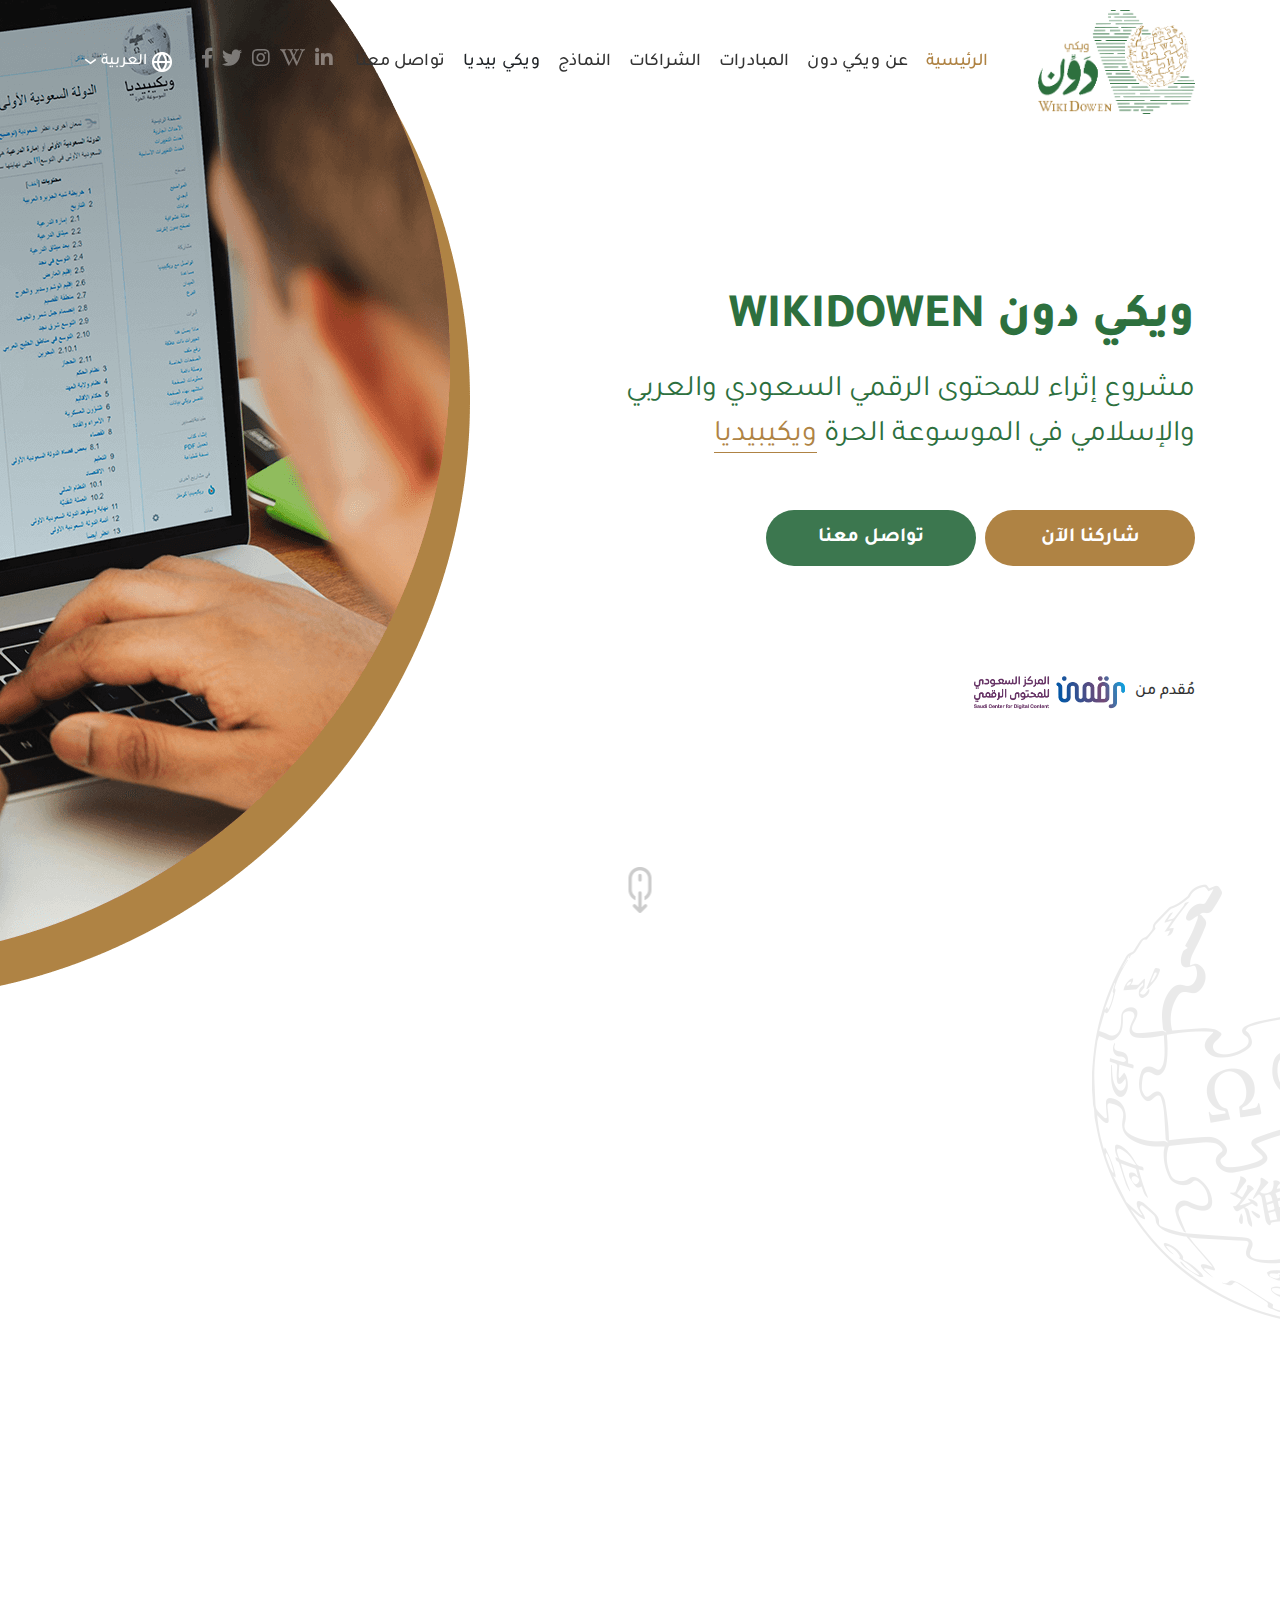
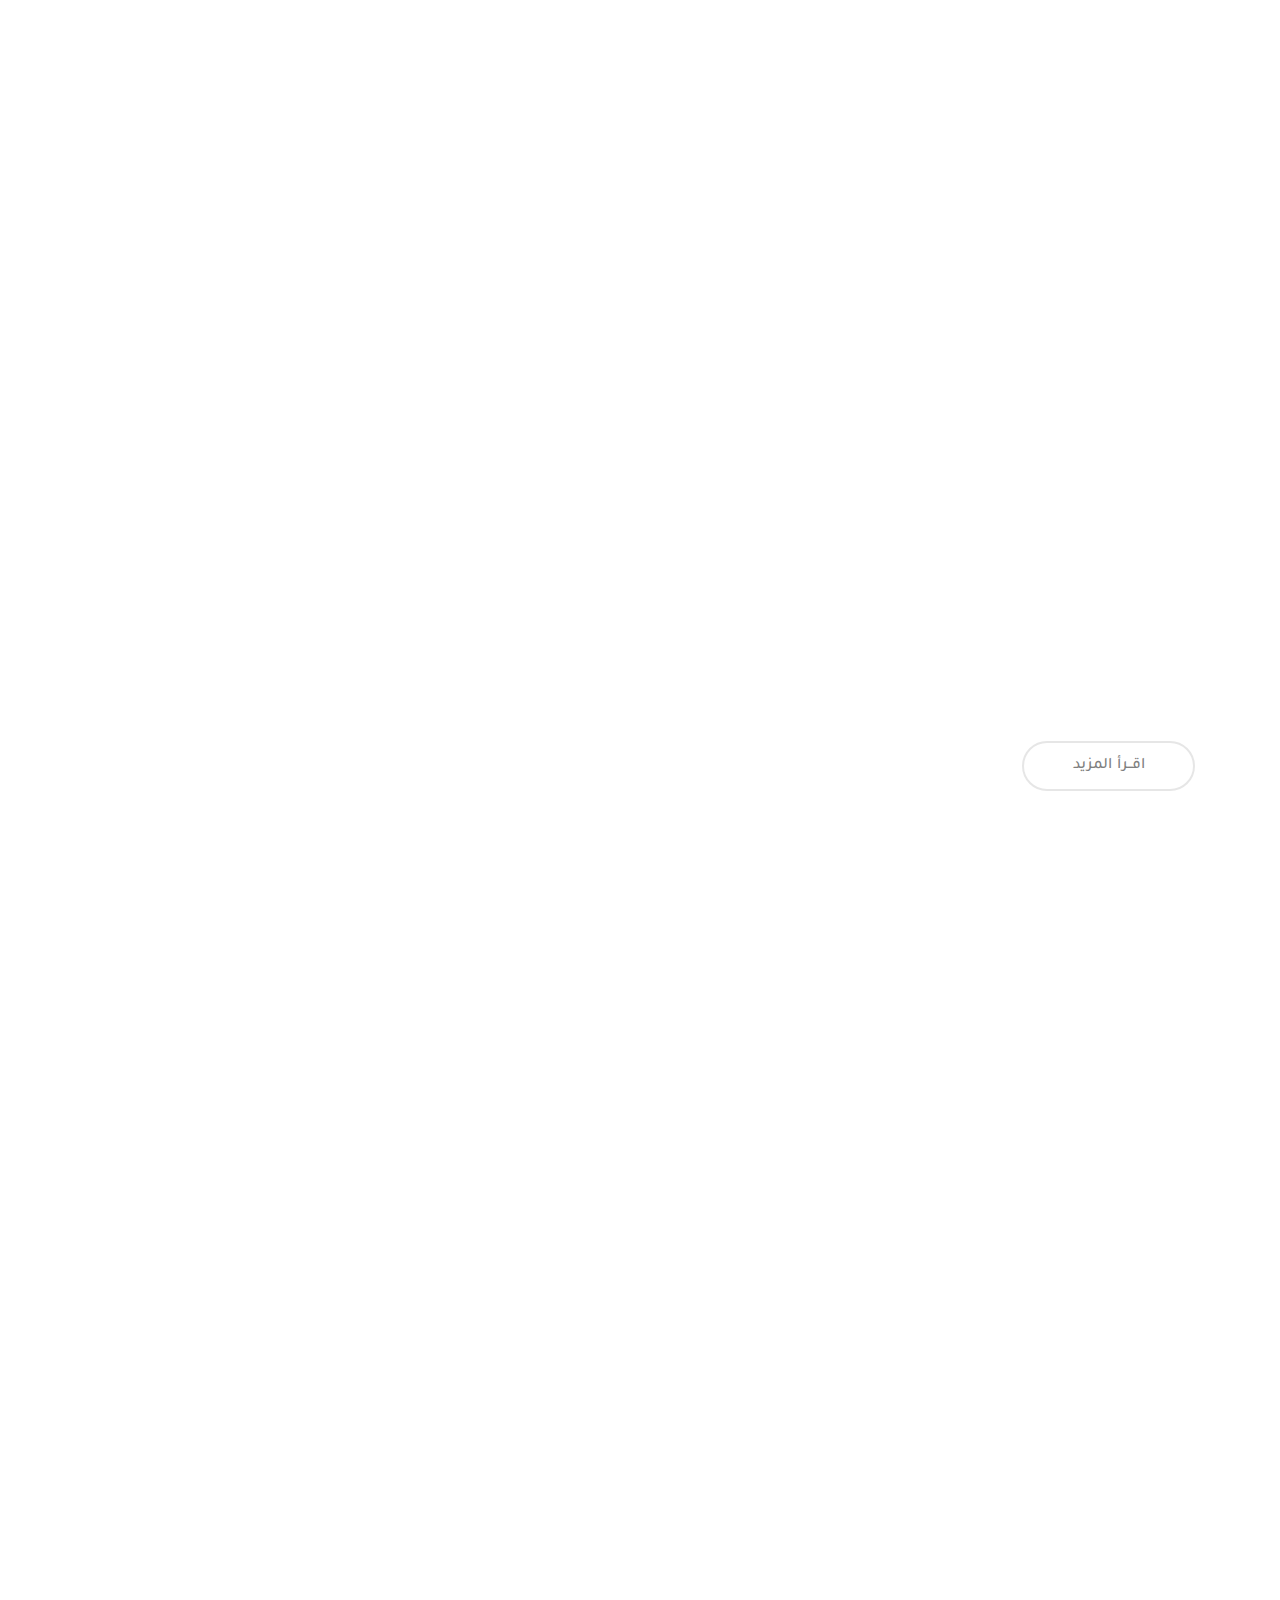
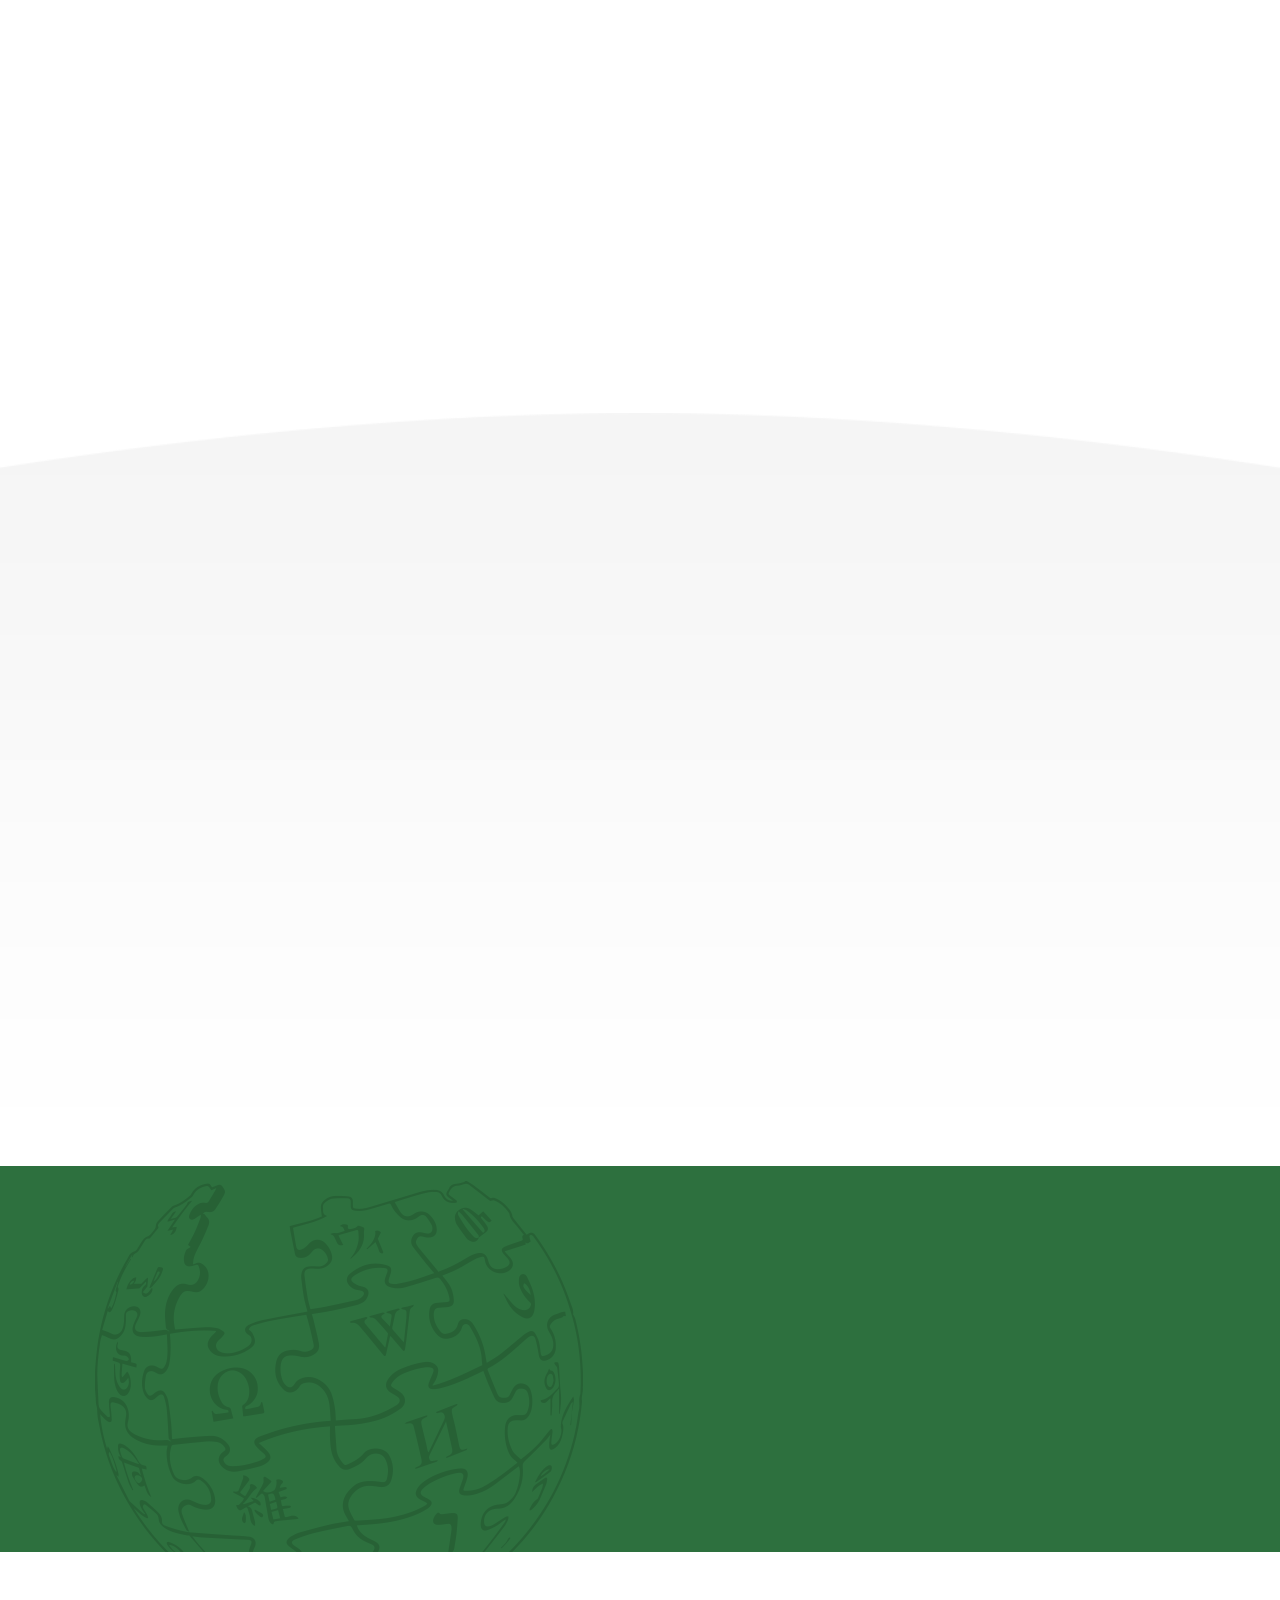
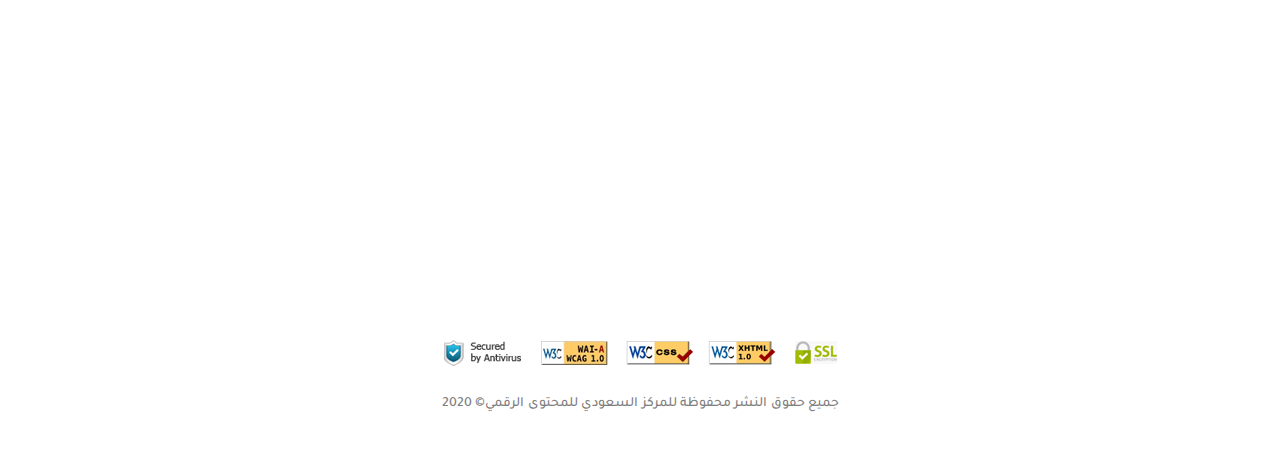
<file: index.html>
<!DOCTYPE HTML>
<HTML dir="rtl" lang="ar">

<head>
  <meta charset="UTF-8" />
  <meta name="viewport" content="width=device-width, initial-scale=1, shrink-to-fit=no, user-scalable=no" />
  <title>ويكى دون</title>
  <link rel='shortcut icon' type='img/png' href='images/fav.png' />
  <link rel="stylesheet" href="css/bootstrap.min.css" />
  <link rel="stylesheet" href="css/bootstrap-rtl.min.css" />
  <link rel="stylesheet" href="css/owl.carousel.min.css" />
  <link rel="stylesheet" href="css/fontawesome.min.css" />
  <link rel="stylesheet" href="css/animate.css" />
   <link rel="stylesheet" href="css/select2.min.css" />
    <link rel="stylesheet" href="css/main.css" />
</head>

<body class="overflow home-page">
  <!-- Start preloader -->
  <div class="pre-loader">
    <div class="content">
      <div class="img-cont">
        <div class="grey-cont">
          <img src="images/logo.png" />
        </div>
        <div class="color-cont">
          <img src="images/logo.png" />
        </div>
      </div>
    </div>
  </div>
  <!-- End preloader -->

  <!-- Start Header -->
  <header>
    <div class="container">
      <div class="header">
        <a href="index.html" class="logo"><img src="images/logo.png" class="img-fluid"></a>
        <nav>
          <div class="nav-cont">
            <span class="close-btn"><i class="fas fa-times"></i></span>
            <ul class="mo-nav list-unstyled fixall">
              <li class="nav-li active">
                <a href="index.html" class="nav-a fixall">الرئيسية</a>
              </li>
              <li class="nav-li">
                <a href="about.html" class="nav-a fixall">عن ويكي دون</a>
              </li>
              <li class="nav-li">
                <a href="Initiatives.html" class="nav-a fixall">المبادرات</a>
              </li>
              <li class="nav-li">
                <a href="partnerships.html" class="nav-a fixall">الشراكات</a>
              </li>
              <li class="nav-li">
                <a href="forms.html" class="nav-a fixall">النماذج</a>
              </li>
              <li class="nav-li drop-btn">
                <a class="nav-a fixall">ويكي بيديا</a>
                <ul class="drop-ul list-unstyled fixall">
                  <li class="drop-li">
                    <a href="#!" class="drop-a fixall">شروحات توضيحية</a>
                  </li>
                  <li class="drop-li">
                    <a href="#!" class="drop-a fixall">كيفية المشاركة</a>
                  </li>
                  <li class="drop-li">
                    <a href="#!" class="drop-a fixall">مقالات مقترحة</a>
                  </li>
                  <li class="drop-li">
                    <a href="#!" class="drop-a fixall">شارك مقالك</a>
                  </li>
                </ul>
              </li>
              <li class="nav-li">
                <a href="contact.html" class="nav-a fixall">تواصل معنا</a>
              </li>
            </ul>
            <div class="links-nav">
              <div class="social-cont">
                <a href="#!" class="social-link fixall">
                  <i class="fab fa-linkedin-in"></i>
                </a>
                <a href="#!" class="social-link fixall">
                  <i class="fab fa-wikipedia-w"></i>
                </a>
                <a href="#!" class="social-link fixall">
                  <i class="fab fa-instagram"></i>
                </a>
                <a href="#!" class="social-link fixall">
                  <i class="fab fa-twitter"></i>
                </a>
                <a href="#!" class="social-link fixall">
                  <i class="fab fa-facebook-f"></i>
                </a>
              </div>
              <div class="lang-cont">
                <span class="lang-anchor">
                  <img src="images/lang.png" class="img-fluid">
                  <span class="lang-text">العربية</span>
                </span>
                <div class="drop-lang">
                  <a href="index.html" class="lang-link fixall">العربية</a>
                  <a href="index-en.html" class="lang-link fixall">English</a>
                </div>
              </div>
            </div>
          </div>
        </nav>

        <span class="menu-btn"><i class="fas fa-bars"></i></span>
      </div>
    </div>
  </header>
  <!-- End Header -->

  <!-- Start Main -->
  <main>
    <div class="container">
      <div class="about-sec">
        <h1 class="main-head fixall mobile-head wow fadeInUp"> ويكي دون WIKIDOWEN</h1>
        <div class="text-div">
          <h1 class="main-head fixall wow fadeInUp"> ويكي دون WIKIDOWEN</h1>
          <p class="main-desc fixall wow fadeInUp" data-wow-delay="0.2s">
            مشروع إثراء للمحتوى الرقمي السعودي والعربي والإسلامي
            في الموسوعة الحرة
            <a href="https://ar.wikipedia.org/wiki/%D9%88%D9%8A%D9%83%D9%8A%D8%A8%D9%8A%D8%AF%D9%8A%D8%A7:%D9%85%D8%B4%D8%B1%D9%88%D8%B9_%D9%88%D9%8A%D9%83%D9%8A_%D8%AF%D9%88%D9%86"
              class="fixall">ويكيبيديا</a>
          </p>
          <div class="about-btns wow fadeInUp" data-wow-delay="0.4s">
            <a href="#!" class="about-btn fixall"><span>شاركنا الآن</span></a>
            <a href="contact.html" class="about-btn fixall"><span>تواصل معنا</span></a>
          </div>
          <div class="top-copy wow fadeInUp" data-wow-delay="0.2s">
            <span class="copy-title">مُقدم من</span>
            <a href="https://mo3az96.github.io/soon/"> <img src="images/raqmi-logo.png" class="img-fluid"></a>
          </div>
        </div>
        <div class="img-div wow zoomIn" data-wow-delay="0.2s">
          <img src="images/001.png">
        </div>
        <a href="#scroll-sec" class="arrow-btn " data-wow-delay="0.2s""><img src=" images/down.png"
          class="wow fadeInDown"></a>
      </div>
    </div>
  </main>
  <!-- End Main -->

  <!-- Start states -->
  <section id="scroll-sec">
    <div class="states-cont">
      <img src="images/bat-back.png" class="pat">
      <div class="container">
        <div class="states">
          <h3 class="states-head fixall wow fadeInUp">واقع المحتوى العربي بالموسوعة الحرة ويكيبيديا</h3>
          <div class="states-flex">
            <div class="state">
              <span class="state-head wow fadeInUp">
                %1.3
              </span>
              <p class="state-summ fixall wow fadeInUp" data-wow-delay="0.2s">
                مقالات باللغة العربية من إجمالي
                مقالات اللغات الأخرى
              </p>
            </div>
            <div class="state">
              <span class="state-head wow fadeInUp">
                1
              </span>
              <p class="state-summ fixall wow fadeInUp" data-wow-delay="0.2s">
                محرر واحد مقابل كل مليون ونصف
                ناطق باللغة العربية
              </p>
            </div>
            <div class="state">
              <span class="state-head wow fadeInUp">
                <img src="images/state.png" alt="">
              </span>
              <p class="state-summ fixall wow fadeInUp" data-wow-delay="0.2s">
                المقالات المرتبطة بالمملكة قليلة
                جدًا مقارنة بغيرها من دول العالم
              </p>
            </div>
          </div>
        </div>
      </div>
    </div>
  </section>
  <!-- End states -->

  <!-- Start vision Message -->
  <div class="visionMessage-sec">
    <div class="container">
      <div class="visionMessage">
        <div class="visionMessage-single">
          <div class="sec-img wow fadeInUp"><img src="images/about1.png"></div>
          <h3 class="sec-title fixall wow fadeInUp" data-wow-delay="0.2s">الرؤيـــة</h3>
          <p class="sec-desc fixall wow fadeInUp" data-wow-delay="0.4s">
            اثراء المحتوى المعرفي الرقمي للتاريخ السعودي والعربي والاسلامي في الموسوعة العالمية الحرة "ويكيبيديا" بشكل
            علمي ذي تأثير
          </p>
        </div>
        <div class="visionMessage-single">
          <div class="sec-img wow fadeInUp"><img src="images/about2.png"></div>
          <h3 class="sec-title fixall wow fadeInUp" data-wow-delay="0.2s">الرســالة</h3>
          <p class="sec-desc fixall wow fadeInUp" data-wow-delay="0.4s">
            تعريف وتثقيف المجتمعات المحلية والاقليمية والعالمية بعمق تاريخ وحضارة المملكة العربية السعودية والعالم
            العربي والاسلامي عبر الموسوعة (ويكيبيديا)
          </p>
        </div>
      </div>
    </div>
  </div>
  <!-- end vision Message -->

  <!-- Start Goals -->
  <div class="goals-cont">
    <div class="container">
      <div class="mo-list-cont">
        <h4 class="list-head fixall mobile-head wow fadeInUp">الأهداف</h4>
        <div class="mo-list">
          <h4 class="list-head fixall  wow fadeInUp">الأهداف</h4>
          <ul class="mo-list-items list-unstyled fixall">
            <li class="list-item wow fadeInUp" data-wow-delay="0.1s">
              ابراز تاريخ وحضارة المملكة العربية السعودية والعالمين العربي والاسلامي</li>
            <li class="list-item wow fadeInUp" data-wow-delay="0.2s">
              ردم الفجوة بين المستخدمين السعوديين للشبكة العنكبوتية ونسبة المحتوى الرقمي</li>
            <li class="list-item wow fadeInUp" data-wow-delay="0.3s">
              نشر مواد تعليمية رقمية عن تاريخ وحضارة المملكة العربية السعودية</li>
            <li class="list-item wow fadeInUp" data-wow-delay="0.4s">
              تأصيل المواد الرقمية المنشورة عن تاريخ المملكة العربية السعودية</li>
            <li class="list-item wow fadeInUp" data-wow-delay="0.5s">
              تصحيح حالات المغالطات والتزييف عن تاريخ المملكة العربية السعودية</li>
          </ul>
          <a href="about.html" class="more-btn fixall">اقــرأ المزيد</a>
        </div>
        <div class="mo-list-img wow zoomIn">
          <img src="images/pyramed.png" class="img-fluid">
        </div>
      </div>
    </div>
  </div>
  <!-- End Goals -->

  <!-- Start join -->
  <div class="join-ministry">
    <div class="join-img wow fadeInUp">
      <img src="images/minsterylogo.png" class="img-fluid">
    </div>
    <h3 class="join-head fixall wow fadeInUp" data-wow-delay="0.15s">
      شـــارك معنـــا في منصـــة العمـــل التطـــوعي
    </h3>
    <p class="join-text fixall wow fadeInUp" data-wow-delay="0.3s">
      شارك عبر تسجيلك في مشروع ويكي دون في وزارة الموارد البشرية والتنمية الإجتماعية
    </p>
    <a href="#!" class="about-btn fixall join-btn wow fadeInUp" data-wow-delay="0.45s">
      <span>شارك الآن</span>
    </a>
  </div>
  <!-- End join -->

  <!-- Start Initiatives -->
  <div class="home-intiat-cont">
    <h3 class="div-head fixall wow fadeInUp">المبـــادرات</h3>
    <div class="container">
      <div class="intiats owl-carousel wow fadeIn" data-wow-delay="0.2s">
        <div class="item">
          <a href="Initiative.html" class="intiat fixall">
            <div class="intiat-img">
              <div class="img-here">
                <img src="images/circle1.png" class="img-fluid">
              </div>
            </div>
            <span class="intait-text">سعودي ويكيبيديانز</span>
          </a>
        </div>
        <div class="item">
          <a href="Initiative.html" class="intiat fixall">
            <div class="intiat-img">
              <div class="img-here">
                <img src="images/circle2.png" class="img-fluid">
              </div>
            </div>
            <span class="intait-text">مبادرة التحفيز المجتمعي</span>
          </a>
        </div>
        <div class="item">
          <a href="Initiative.html" class="intiat fixall">
            <div class="intiat-img">
              <div class="img-here">
                <img src="images/circle3.png" class="img-fluid">
              </div>
            </div>
            <span class="intait-text">مبادرة بث محتوى دارة الملك عبد العزيز</span>
          </a>
        </div>
        <div class="item">
          <a href="Initiative.html" class="intiat fixall">
            <div class="intiat-img">
              <div class="img-here">
                <img src="images/circle4.png" class="img-fluid">
              </div>
            </div>
            <span class="intait-text">مبادرة التدريب والتأهيل المستمر</span>
          </a>
        </div>
      </div>
    </div>
  </div>
  <!-- End Initiatives -->

  <!-- Start partnerships -->
  <div class="home-partnerships-cont">
    <h3 class="div-head fixall wow fadeInUp">الشـــراكات</h3>
    <div class="container">
      <div class="partners owl-carousel wow fadeIn" data-wow-delay="0.2s">
        <div class="item">
          <a href="partnership.html" class="partner fixall">
            <div class="partner-img">
              <div class="img-here">
                <img src="images/blog1.jpg" class="img-fluid">
              </div>
            </div>
            <p class="partner-text fixall">"ماراثون الحضارة والعلوم" في استراليا .. الأول من نوعه وليس الأخير</p>
          </a>
        </div>
        <div class="item">
          <a href="partnership.html" class="partner fixall">
            <div class="partner-img">
              <div class="img-here">
                <img src="images/blog2.jpg" class="img-fluid">
              </div>
            </div>
            <p class="partner-text fixall">"الشراكة بين ويكي دون وجامعة أم القرى</p>
          </a>
        </div>
        <div class="item">
          <a href="partnership.html" class="partner fixall">
            <div class="partner-img">
              <div class="img-here">
                <img src="images/blog3.jpg" class="img-fluid">
              </div>
            </div>
            <p class="partner-text fixall">"الشراكة بين ويكي دون وجامعة الأميرة نورة بنت عبد الرحمن
            </p>
          </a>
        </div>
        <div class="item">
          <a href="partnership.html" class="partner fixall">
            <div class="partner-img">
              <div class="img-here">
                <img src="images/blog2.jpg" class="img-fluid">
              </div>
            </div>
            <p class="partner-text fixall">"ماراثون الحضارة والعلوم" في استراليا .. الأول من نوعه وليس الأخير</p>
          </a>
        </div>
      </div>
    </div>
  </div>
  <!-- End partnerships -->

  <!-- Start join -->
  <div class="join-footer">
    <img src="images/bat-back.png" class="pat">
    <h3 class="join-head fixall wow fadeInUp">
      شاركنا بطلب أو إقتراح أو استفسار
    </h3>
    <p class="join-text fixall wow fadeInUp" data-wow-delay="0.15s">
      وساهم في إثراء المحتوى الرقمي السعودي والعربي والإسلامي في الموسوعة الحرة ويكيبيديا
    </p>
    <a href="#!" class="about-btn fixall join-btn wow fadeInUp" data-wow-delay="0.3s">
      <span>شارك الآن</span>
    </a>
  </div>
  <!-- End join -->

  <!-- Start Footer -->
  <footer>
    <div class="container">
      <div class="footer">
        <div class="row">
          <div class="col-xl-4 col-md-6 wow fadeInDown">
            <div class="twits-cont">
              <h2 class="footer-head fixall">حسابنا على تويتر</h2>
              <div class="twits-list">
                <div class="twit">
                  <div class="twit-head">
                    <a href="#!" class="owner fixall">@ويكي_دون</a>
                    <span class="date">30 يونيو 2020</span>
                  </div>
                  <p class="twit-body fixall">
                    هناك حقيقة مثبتة منذ زمن طويل وهي أن المحتوى
                    المقروء لصفحة ما سيلهي القارئ
                  </p>
                </div>
                <div class="twit">
                  <div class="twit-head">
                    <a href="#!" class="owner fixall">@ويكي_دون</a>
                    <span class="date">30 يونيو 2020</span>
                  </div>
                  <p class="twit-body fixall">
                    هناك حقيقة مثبتة منذ زمن طويل وهي أن المحتوى
                    المقروء لصفحة ما سيلهي القارئ
                  </p>
                </div>
              </div>
            </div>
          </div>
          <div class="col-xl-2 col-md-3 wow fadeInDown" data-wow-delay="0.15s">
            <div class="foot-nav-cont important-links">
              <h2 class="footer-head fixall">روابط هامة</h2>
              <ul class="nav-foot fixall list-unstyled">
                <li class="nav-foot-li fixall"><a href="#!" class="nav-foot-link fixall">المركز السعودي للمحتوى
                    الرقمي</a></li>
                <li class="nav-foot-li fixall"><a href="#!" class="nav-foot-link fixall">التاريخ السعودي</a></li>
                <li class="nav-foot-li fixall"><a href="#!" class="nav-foot-link fixall">وزارة الثقافة السعودية</a></li>
                <li class="nav-foot-li fixall"><a href="#!" class="nav-foot-link fixall">دارة الملك عبدالعزيز</a></li>
              </ul>
            </div>
          </div>
          <div class="col-xl-2 col-md-3  wow fadeInDown" data-wow-delay="0.3s">
            <div class="foot-nav-cont quick-links">
              <h2 class="footer-head fixall">روابط سريعة</h2>
              <ul class="nav-foot fixall list-unstyled">
                <li class="nav-foot-li fixall"><a href="about.html" class="nav-foot-link fixall">عن ويكي دون</a></li>
                <li class="nav-foot-li fixall"><a href="Initiatives.html" class="nav-foot-link fixall">المبادرات</a>
                </li>
                <li class="nav-foot-li fixall"><a href="partnerships.html" class="nav-foot-link fixall">الشراكات</a>
                </li>
                <li class="nav-foot-li fixall"><a href="forms.html" class="nav-foot-link fixall">النماذج</a></li>
                <li class="nav-foot-li fixall"><a href="contact.html" class="nav-foot-link fixall">تواصل معنا</a></li>
              </ul>
            </div>
          </div>
          <div class="col-xl-4 wow fadeInDown" data-wow-delay="0.45s">
            <div class="news-cont">
              <h2 class="news-head fixall">النشرة البريدية</h2>
              <p class="news-subhead fixall">اشترك ليصلك جديد أخبار ويكي دون</p>
              <form class="news-form fixall">
                <input type="email" class="fixall news-input" placeholder="ادخل بريدك الإلكتروني">
                <button type="submit" class="news-btn fixall"><i class="fas fa-check"></i></button>
              </form>
              <div class="social-cont">
                <a href="#!" class="social-link fixall">
                  <i class="fab fa-linkedin-in"></i>
                </a>
                <a href="#!" class="social-link fixall">
                  <i class="fab fa-wikipedia-w"></i>
                </a>
                <a href="#!" class="social-link fixall">
                  <i class="fab fa-instagram"></i>
                </a>
                <a href="#!" class="social-link fixall">
                  <i class="fab fa-twitter"></i>
                </a>
                <a href="#!" class="social-link fixall">
                  <i class="fab fa-facebook-f"></i>
                </a>
              </div>
            </div>
          </div>
        </div>
      </div>
      <div class="last-footer">
        <div class="pay"><img src="images/pay.png" class="img-fluid"></div>
        <div class="copyrights">جميع حقوق النشر محفوظة <span>للمركز السعودي للمحتوى الرقمي© 2020</span></div>
      </div>
    </div>
  </footer>
  <!-- End Footer -->
  <script src="js/jquery-3.3.1.min.js"></script>
  <script src="js/bootstrap.min.js"></script>
  <script src="js/owl.carousel.min.js"></script>
  <script src="js/wow.min.js"></script>
  <script src="js/select2.min.js"></script>
    <script src="js/main.js"></script>
</body>

</HTML>
</file>
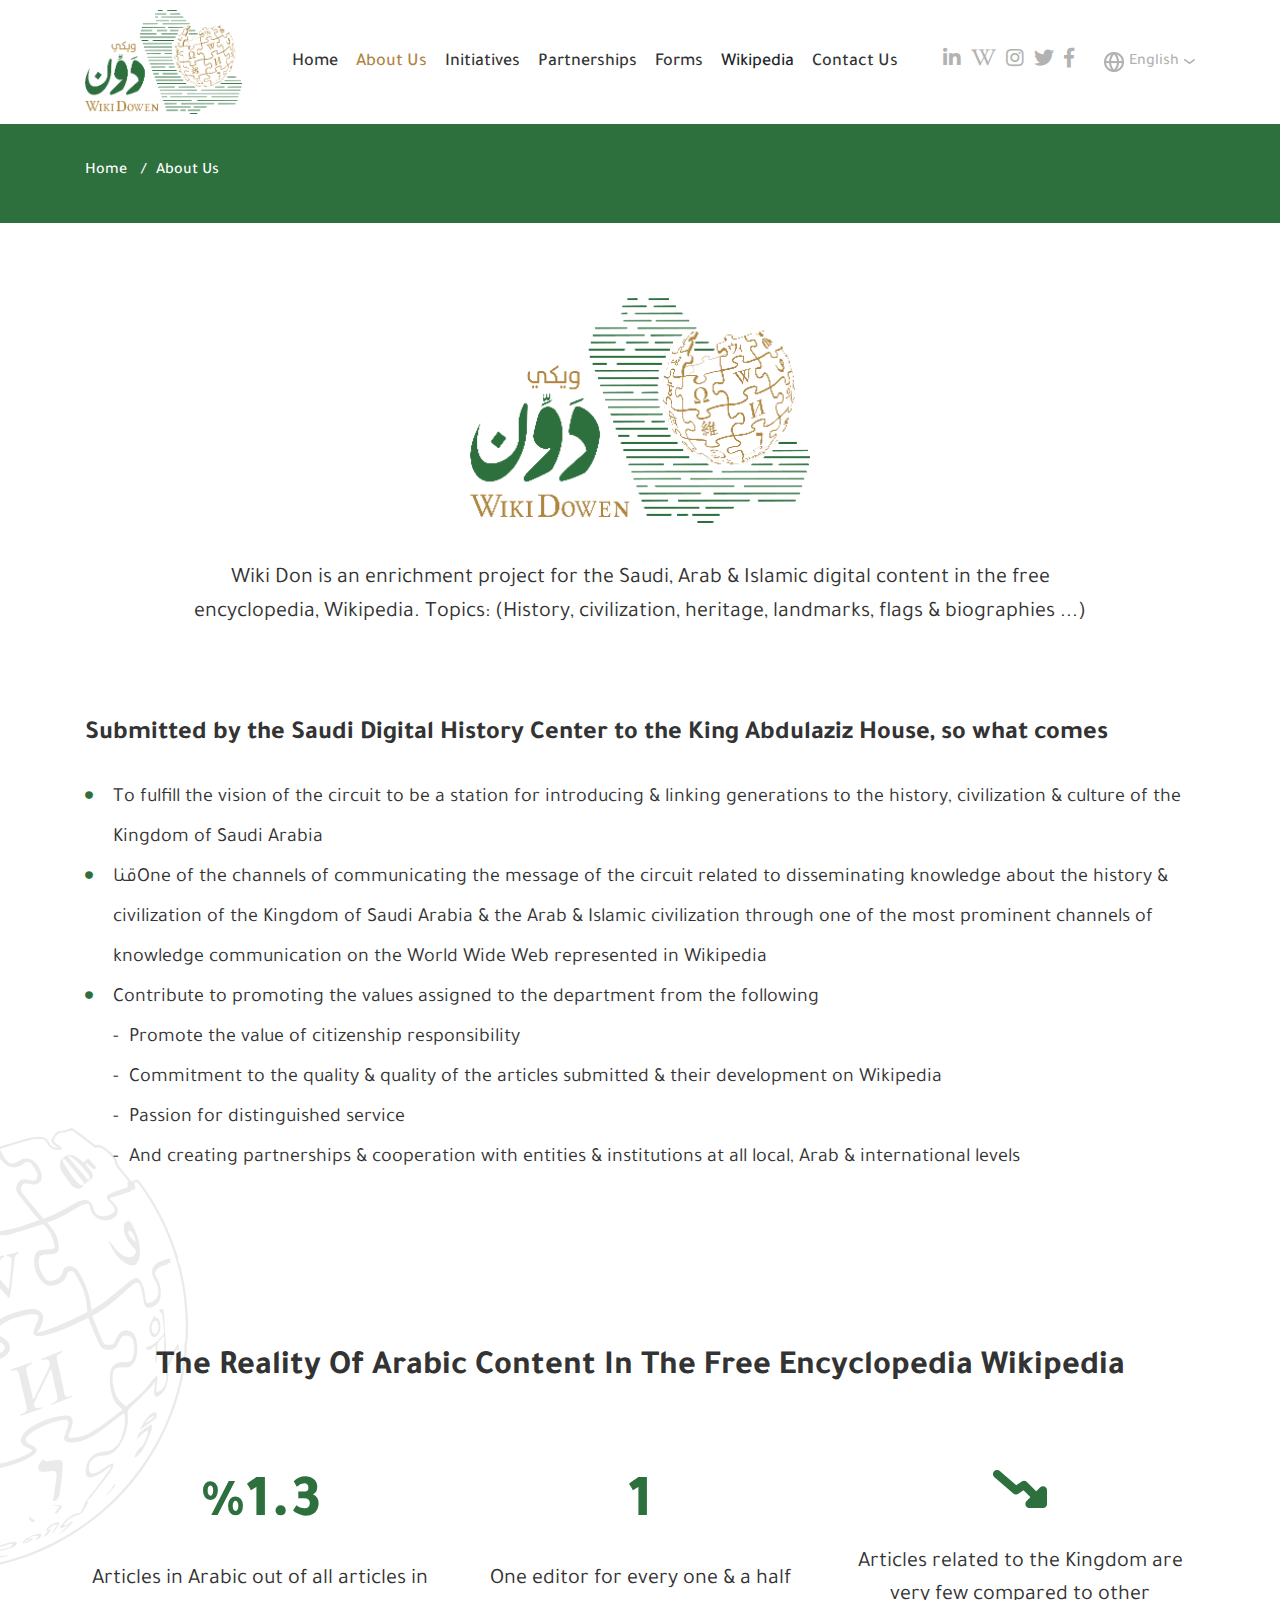
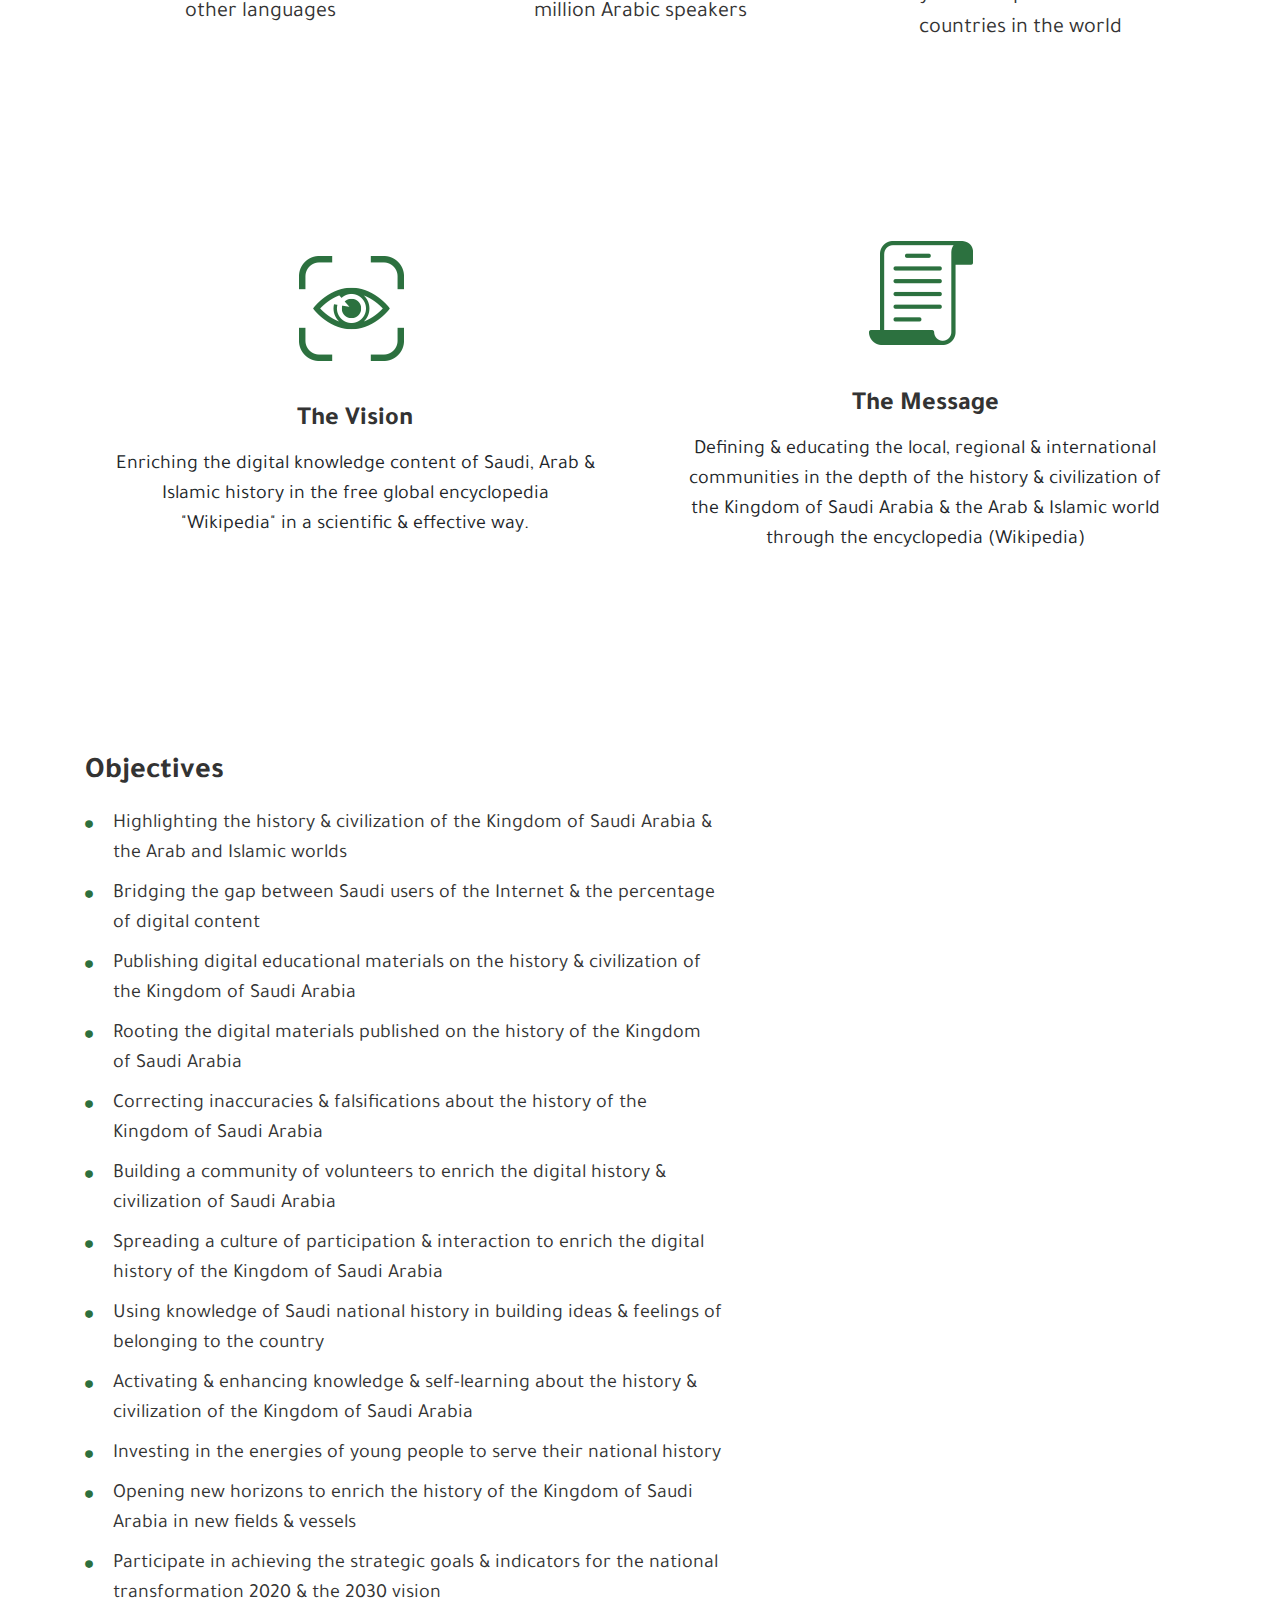
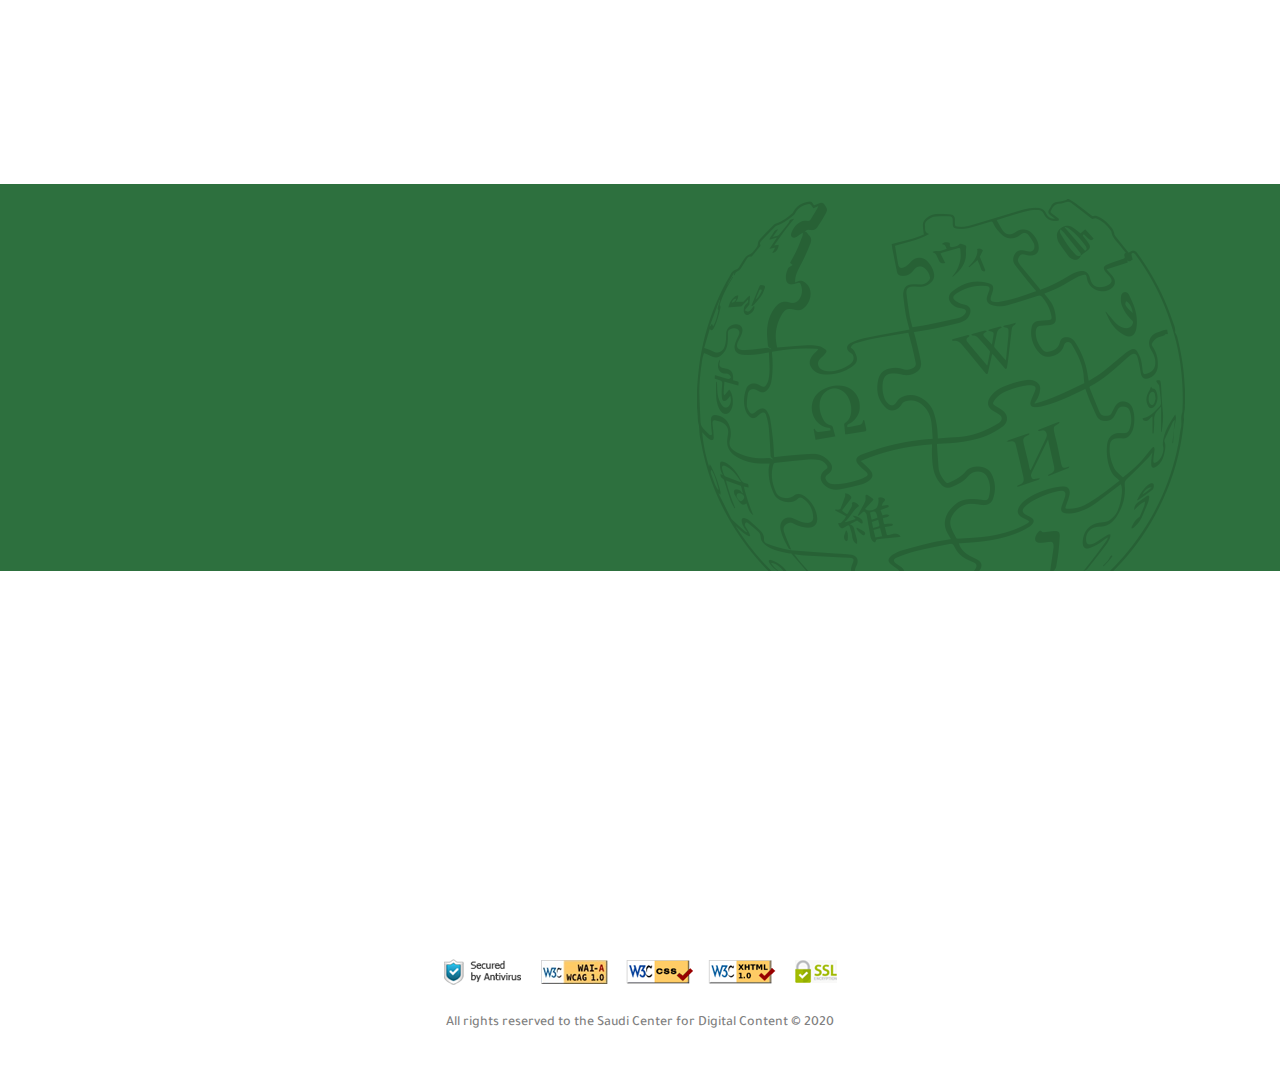
<file: about-en.html>
<!DOCTYPE HTML>
<HTML dir="ltr" lang="en-US">

<head>
    <meta charset="UTF-8" />
    <meta name="viewport" content="width=device-width, initial-scale=1, shrink-to-fit=no, user-scalable=no" />
    <title>WIKIDOWEN</title>
    <link rel='shortcut icon' type='img/png' href='images/fav.png' />
    <link rel="stylesheet" href="css/bootstrap.min.css" />
    <link rel="stylesheet" href="css/owl.carousel.min.css" />
    <link rel="stylesheet" href="css/fontawesome.min.css" />
    <link rel="stylesheet" href="css/animate.css" />
     <link rel="stylesheet" href="css/select2.min.css" />
    <link rel="stylesheet" href="css/main.css" />
</head>

<body class="overflow">
    <!-- Start preloader -->
    <div class="pre-loader">
        <div class="content">
            <div class="img-cont">
                <div class="grey-cont">
                    <img src="images/logo.png" />
                </div>
                <div class="color-cont">
                    <img src="images/logo.png" />
                </div>
            </div>
        </div>
    </div>
    <!-- End preloader -->

    <!-- Start Header -->
    <header>
        <div class="container">
            <div class="header">
                <a href="index-en.html" class="logo"><img src="images/logo.png" class="img-fluid"></a>
                <nav>
                    <div class="nav-cont">
                        <span class="close-btn"><i class="fas fa-times"></i></span>
                        <ul class="mo-nav list-unstyled fixall">
                            <li class="nav-li">
                                <a href="index-en.html" class="nav-a fixall">Home</a>
                            </li>
                            <li class="nav-li active">
                                <a href="about-en.html" class="nav-a fixall">About Us</a>
                            </li>
                            <li class="nav-li">
                                <a href="Initiatives-en.html" class="nav-a fixall">Initiatives</a>
                            </li>
                            <li class="nav-li">
                                <a href="partnerships-en.html" class="nav-a fixall">Partnerships</a>
                            </li>
                            <li class="nav-li">
                                <a href="forms-en.html" class="nav-a fixall">Forms</a>
                            </li>
                            <li class="nav-li drop-btn">
                                <a class="nav-a fixall">Wikipedia</a>
                                <ul class="drop-ul list-unstyled fixall">
                                    <li class="drop-li">
                                        <a href="#!" class="drop-a fixall">Explanatory explanations</a>
                                    </li>
                                    <li class="drop-li">
                                        <a href="#!" class="drop-a fixall">How to participate</a>
                                    </li>
                                    <li class="drop-li">
                                        <a href="#!" class="drop-a fixall">Suggested articles</a>
                                    </li>
                                    <li class="drop-li">
                                        <a href="#!" class="drop-a fixall">Share your article</a>
                                    </li>
                                </ul>
                            </li>
                            <li class="nav-li">
                                <a href="contact-en.html" class="nav-a fixall">Contact Us</a>
                            </li>
                        </ul>
                        <div class="links-nav">
                            <div class="social-cont">
                                <a href="#!" class="social-link fixall">
                                    <i class="fab fa-linkedin-in"></i>
                                </a>
                                <a href="#!" class="social-link fixall">
                                    <i class="fab fa-wikipedia-w"></i>
                                </a>
                                <a href="#!" class="social-link fixall">
                                    <i class="fab fa-instagram"></i>
                                </a>
                                <a href="#!" class="social-link fixall">
                                    <i class="fab fa-twitter"></i>
                                </a>
                                <a href="#!" class="social-link fixall">
                                    <i class="fab fa-facebook-f"></i>
                                </a>
                            </div>
                            <div class="lang-cont">
                                <span class="lang-anchor">
                                    <img src="images/lang.png" class="img-fluid">
                                    <span class="lang-text">English</span>
                                </span>
                                <div class="drop-lang">
                                    <a href="about.html" class="lang-link fixall">العربية</a>
                                    <a href="about-en.html" class="lang-link fixall">English</a>
                                </div>
                            </div>
                        </div>
                    </div>
                </nav>

                <span class="menu-btn"><i class="fas fa-bars"></i></span>
            </div>
        </div>
    </header>
    <!-- End Header -->

    <!-- Start Breadcrumb -->
    <div class="mo-breadcrumb">
        <div class="container">
            <ul class="breadcrumb-ul list-unstyled fixall">
                <li class="page-li">
                    <a href="index-en.html" class="page-a fixall">Home</a>
                </li>
                <li class="page-li">
                    <a href="about-en.html" class="page-a fixall">About Us</a>
                </li>
            </ul>
        </div>
    </div>
    <!-- End Breadcrumb -->

    <!-- Start Content -->
    <div class="about-page">
        <div class="container">
            <div class="first-div">
                <div class="about-logo">
                    <img src="images/logo.png" class="img-fluid">
                </div>
                <p class="about-summary fixall">
                    Wiki Don is an enrichment project for the Saudi, Arab & Islamic digital content in the free
                    encyclopedia, Wikipedia. Topics: (History, civilization, heritage, landmarks, flags & biographies
                    ...)
                </p>
                <div class="points-cont">
                    <h3 class="points-title fixall">
                        Submitted by the Saudi Digital History Center to the King Abdulaziz House, so what comes
                    </h3>
                    <ul class="points-ul list-unstyled fixall">
                        <li class="point">
                            <p>
                                To fulfill the vision of the circuit to be a station for introducing & linking
                                generations to the history, civilization & culture of the Kingdom of Saudi Arabia
                            </p>
                        </li>
                        <li class="point">
                            <p>
                                قناOne of the channels of communicating the message of the circuit related to
                                disseminating knowledge about the history & civilization of the Kingdom of Saudi
                                Arabia & the Arab & Islamic civilization through one of the most prominent channels
                                of knowledge communication on the World Wide Web represented in Wikipedia
                            </p>
                        </li>
                        <li class="point">
                            <p>
                                Contribute to promoting the values assigned to the department from the following
                            </p>
                            <ul class="sub-points list-unstyled fixall">
                                <li class="sub-point">
                                    <p>Promote the value of citizenship responsibility</p>
                                </li>
                                <li class="sub-point">
                                    <p>Commitment to the quality & quality of the articles submitted & their
                                        development on Wikipedia</p>
                                </li>
                                <li class="sub-point">
                                    <p>Passion for distinguished service</p>
                                </li>
                                <li class="sub-point">
                                    <p>And creating partnerships & cooperation with entities & institutions at all
                                        local, Arab & international levels</p>
                                </li>
                            </ul>
                        </li>
                    </ul>
                </div>
            </div>
        </div>
        <div class="states-cont">
            <img src="images/bat-back.png" class="pat">
            <div class="container">
                <div class="states">
                    <h3 class="states-head fixall">The reality of Arabic content in the free encyclopedia
                        Wikipedia</h3>
                    <div class="states-flex">
                        <div class="state">
                            <span class="state-head">
                                %1.3
                            </span>
                            <p class="state-summ fixall">
                                Articles in Arabic out of all articles in other languages
                            </p>
                        </div>
                        <div class="state">
                            <span class="state-head">
                                1
                            </span>
                            <p class="state-summ fixall">
                                One editor for every one & a half million Arabic speakers
                            </p>
                        </div>
                        <div class="state">
                            <span class="state-head ">
                                <img src="images/state.png" alt="">
                            </span>
                            <p class="state-summ fixall">
                                Articles related to the Kingdom are very few compared to other countries in the world
                            </p>
                        </div>
                    </div>
                </div>
            </div>
        </div>

        <div class="visionMessage-sec">
            <div class="container">
                <div class="visionMessage">
                    <div class="visionMessage-single">
                        <div class="sec-img"><img src="images/about1.png"></div>
                        <h3 class="sec-title fixall">The vision</h3>
                        <p class="sec-desc fixall">
                            Enriching the digital knowledge content of Saudi, Arab & Islamic history in the free
                            global
                            encyclopedia "Wikipedia" in a scientific & effective way.
                        </p>
                    </div>
                    <div class="visionMessage-single">
                        <div class="sec-img "><img src="images/about2.png"></div>
                        <h3 class="sec-title fixall">The message</h3>
                        <p class="sec-desc fixall">
                            Defining & educating the local, regional & international communities in the depth of the
                            history & civilization of the Kingdom of Saudi Arabia & the Arab & Islamic world
                            through
                            the encyclopedia (Wikipedia)
                        </p>
                    </div>
                </div>
            </div>
        </div>

        <div class="goals-cont">
            <div class="container">
                <div class="mo-list-cont">
                    <h4 class="list-head fixall mobile-head">Objectives</h4>
                    <div class="mo-list">
                        <h4 class="list-head fixall">Objectives</h4>
                        <ul class="mo-list-items list-unstyled fixall">
                            <li class="list-item">
                                Highlighting the history & civilization of the Kingdom of Saudi Arabia & the Arab
                                and
                                Islamic worlds</li>
                            <li class="list-item">
                                Bridging the gap between Saudi users of the Internet & the percentage of digital
                                content
                            </li>
                            <li class="list-item">
                                Publishing digital educational materials on the history & civilization of the Kingdom
                                of
                                Saudi Arabia</li>
                            <li class="list-item">
                                Rooting the digital materials published on the history of the Kingdom of Saudi Arabia
                            </li>
                            <li class="list-item">
                                Correcting inaccuracies & falsifications about the history of the Kingdom of Saudi
                                Arabia
                            </li>
                            <li class="list-item">
                                Building a community of volunteers to enrich the digital history & civilization of
                                Saudi Arabia
                            </li>
                            <li class="list-item">
                                Spreading a culture of participation & interaction to enrich the digital history of
                                the Kingdom of Saudi Arabia
                            </li>
                            <li class="list-item">
                                Using knowledge of Saudi national history in building ideas & feelings of belonging to
                                the country
                            </li>
                            <li class="list-item">
                                Activating & enhancing knowledge & self-learning about the history & civilization
                                of the Kingdom of Saudi Arabia
                            </li>
                            <li class="list-item">
                                Investing in the energies of young people to serve their national history
                            </li>
                            <li class="list-item">
                                Opening new horizons to enrich the history of the Kingdom of Saudi Arabia in new fields
                                & vessels
                            </li>
                            <li class="list-item">
                                Participate in achieving the strategic goals & indicators for the national
                                transformation 2020 & the 2030 vision
                            </li>
                        </ul>
                    </div>
                    <div class="mo-list-img wow zoomIn">
                        <img src="images/about-page.png" class="img-fluid">
                    </div>
                </div>
            </div>
        </div>
    </div>
    <!-- End Content -->

    <!-- Start join -->
    <div class="join-footer">
        <img src="images/bat-back.png" class="pat">
        <h3 class="join-head fixall wow fadeInUp">
            Share with us a request, a suggestion or an inquiry
        </h3>
        <p class="join-text fixall wow fadeInUp" data-wow-delay="0.15s">
            He contributed to enriching Saudi, Arabic & Islamic digital content in the free encyclopedia Wikipedia
        </p>
        <a href="#!" class="about-btn fixall join-btn wow fadeInUp" data-wow-delay="0.3s">
            <span>Join Now</span>
        </a>
    </div>
    <!-- End join -->

    <!-- Start Footer -->
    <footer>
        <div class="container">
            <div class="footer">
                <div class="row">
                    <div class="col-xl-4 col-md-6 wow fadeInDown">
                        <div class="twits-cont">
                            <h2 class="footer-head fixall">Our Twitter account </h2>
                            <div class="twits-list">
                                <div class="twit">
                                    <div class="twit-head">
                                        <a href="#!" class="owner fixall">@wiki_dowen</a>
                                        <span class="date">30 June 2020</span>
                                    </div>
                                    <p class="twit-body fixall">
                                        Lorem ipsum dolor sit amet consectetur adipisicing elit. Laborum, nobis?
                                    </p>
                                </div>
                                <div class="twit">
                                    <div class="twit-head">
                                        <a href="#!" class="owner fixall">@wiki_dowen</a>
                                        <span class="date">30 June 2020</span>
                                    </div>
                                    <p class="twit-body fixall">
                                        Lorem ipsum dolor sit amet consectetur adipisicing elit. Laborum, nobis?
                                    </p>
                                </div>
                            </div>
                        </div>
                    </div>
                    <div class="col-xl-2 col-md-3 wow fadeInDown" data-wow-delay="0.15s">
                        <div class="foot-nav-cont important-links">
                            <h2 class="footer-head fixall">Important links</h2>
                            <ul class="nav-foot fixall list-unstyled">
                                <li class="nav-foot-li fixall"><a href="#!" class="nav-foot-link fixall">Saudi Center
                                        for Digital Content</a></li>
                                <li class="nav-foot-li fixall"><a href="#!" class="nav-foot-link fixall">Saudi
                                        history</a></li>
                                <li class="nav-foot-li fixall"><a href="#!" class="nav-foot-link fixall">Saudi Ministry
                                        of Culture</a></li>
                                <li class="nav-foot-li fixall"><a href="#!" class="nav-foot-link fixall">King Abdulaziz
                                        Circle</a></li>
                            </ul>
                        </div>
                    </div>
                    <div class="col-xl-2 col-md-3  wow fadeInDown" data-wow-delay="0.3s">
                        <div class="foot-nav-cont quick-links">
                            <h2 class="footer-head fixall">Quick links</h2>
                            <ul class="nav-foot fixall list-unstyled">
                                <li class="nav-foot-li fixall"><a href="#!" class="nav-foot-link fixall">About Us</a>
                                </li>
                                <li class="nav-foot-li fixall"><a href="Initiatives-en.html"
                                        class="nav-foot-link fixall">Initiatives</a>
                                </li>
                                <li class="nav-foot-li fixall"><a href="partnerships-en.html"
                                        class="nav-foot-link fixall">Partnerships</a>
                                </li>
                                <li class="nav-foot-li fixall"><a href="forms-en.html"
                                        class="nav-foot-link fixall">Forms</a>
                                </li>
                                <li class="nav-foot-li fixall"><a href="contact-en.html"
                                        class="nav-foot-link fixall">Connect Us</a>
                                </li>
                            </ul>
                        </div>
                    </div>
                    <div class="col-xl-4 wow fadeInDown" data-wow-delay="0.45s">
                        <div class="news-cont">
                            <h2 class="news-head fixall">Newsletter</h2>
                            <p class="news-subhead fixall">Subscribe to receive WIKIDOWEN lattest news </p>
                            <form class="news-form fixall">
                                <input type="email" class="fixall news-input" placeholder="Enter your email address">
                                <button type="submit" class="news-btn fixall"><i class="fas fa-check"></i></button>
                            </form>
                            <div class="social-cont">
                                <a href="#!" class="social-link fixall">
                                    <i class="fab fa-linkedin-in"></i>
                                </a>
                                <a href="#!" class="social-link fixall">
                                    <i class="fab fa-wikipedia-w"></i>
                                </a>
                                <a href="#!" class="social-link fixall">
                                    <i class="fab fa-instagram"></i>
                                </a>
                                <a href="#!" class="social-link fixall">
                                    <i class="fab fa-twitter"></i>
                                </a>
                                <a href="#!" class="social-link fixall">
                                    <i class="fab fa-facebook-f"></i>
                                </a>
                            </div>
                        </div>
                    </div>
                </div>
            </div>
            <div class="last-footer">
                <div class="pay"><img src="images/pay.png" class="img-fluid"></div>
                <div class="copyrights">All rights reserved <span>to the Saudi Center for Digital Content © 2020</span>
                </div>
            </div>
        </div>
    </footer>
    <!-- End Footer -->
    <script src="js/jquery-3.3.1.min.js"></script>
    <script src="js/bootstrap.min.js"></script>
    <script src="js/owl.carousel.min.js"></script>
    <script src="js/wow.min.js"></script>
    <script src="js/select2.min.js"></script>
    <script src="js/main.js"></script>
</body>

</HTML>
</file>
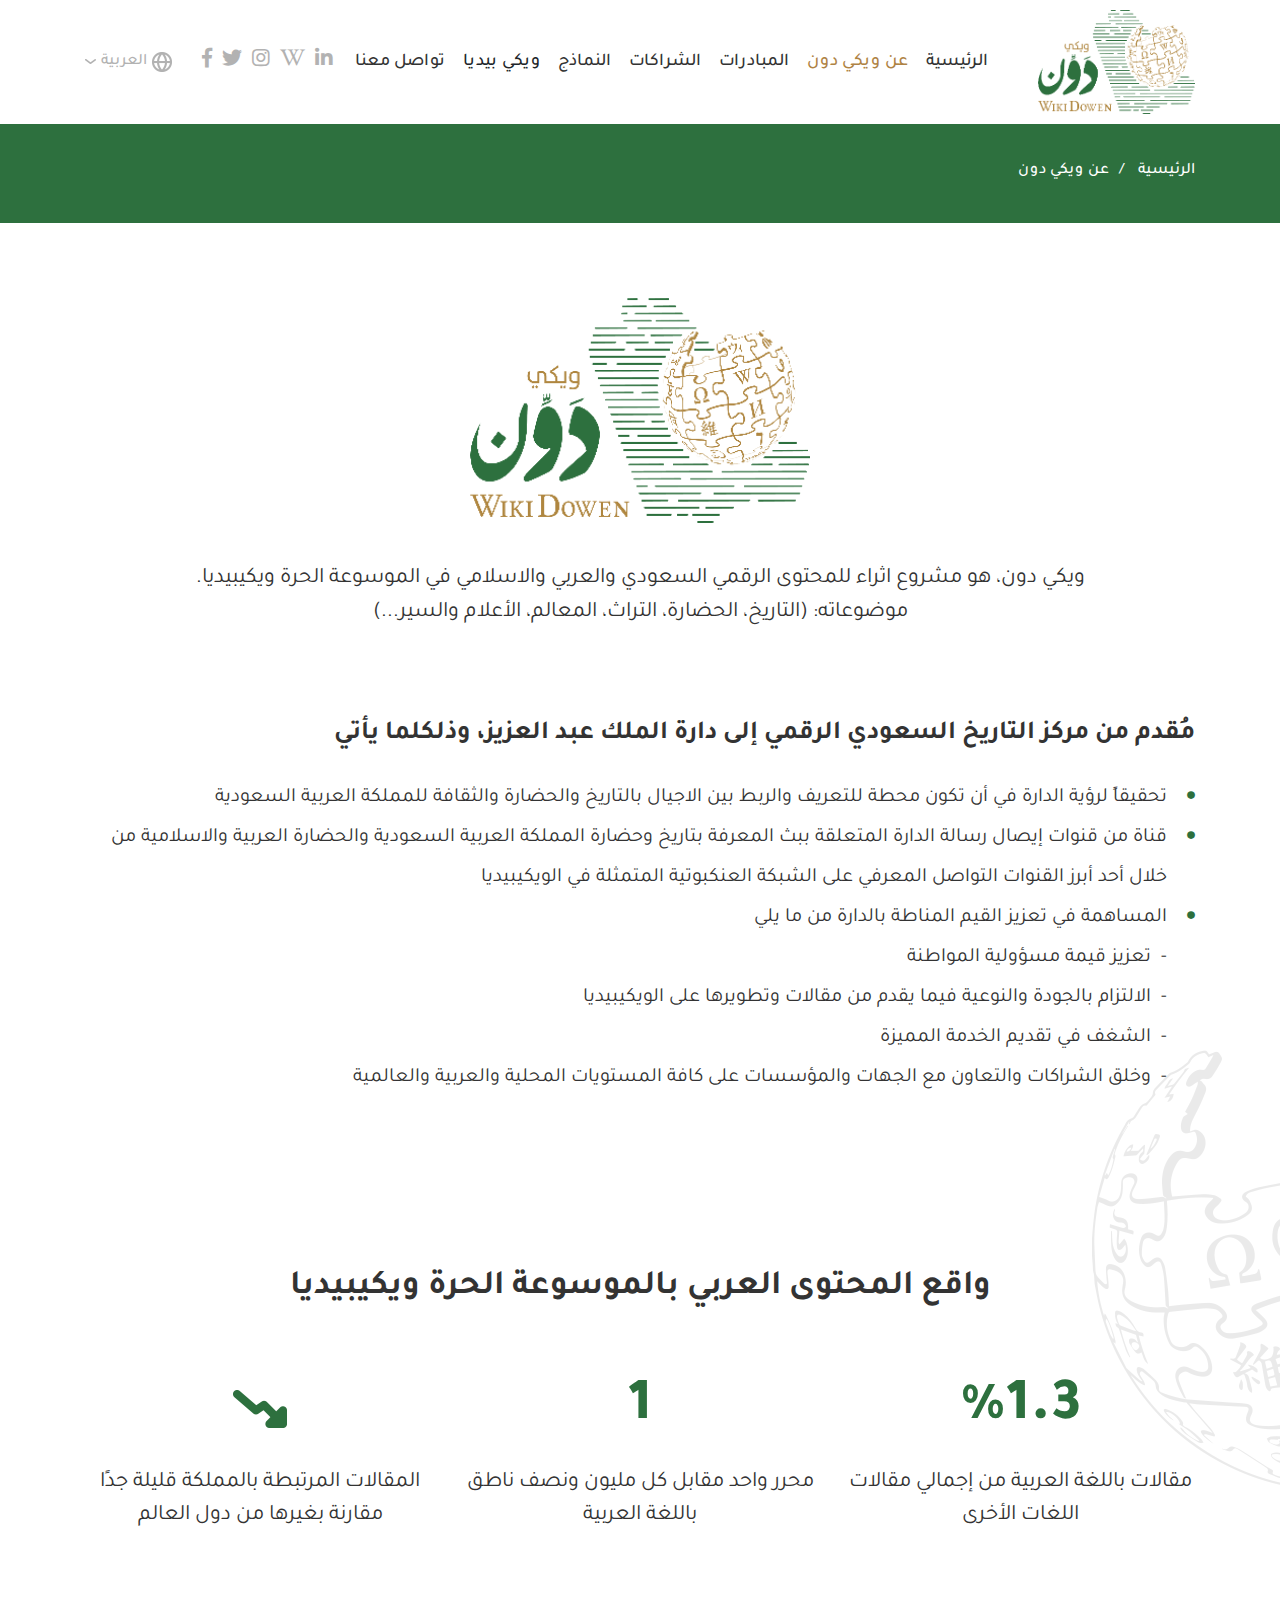
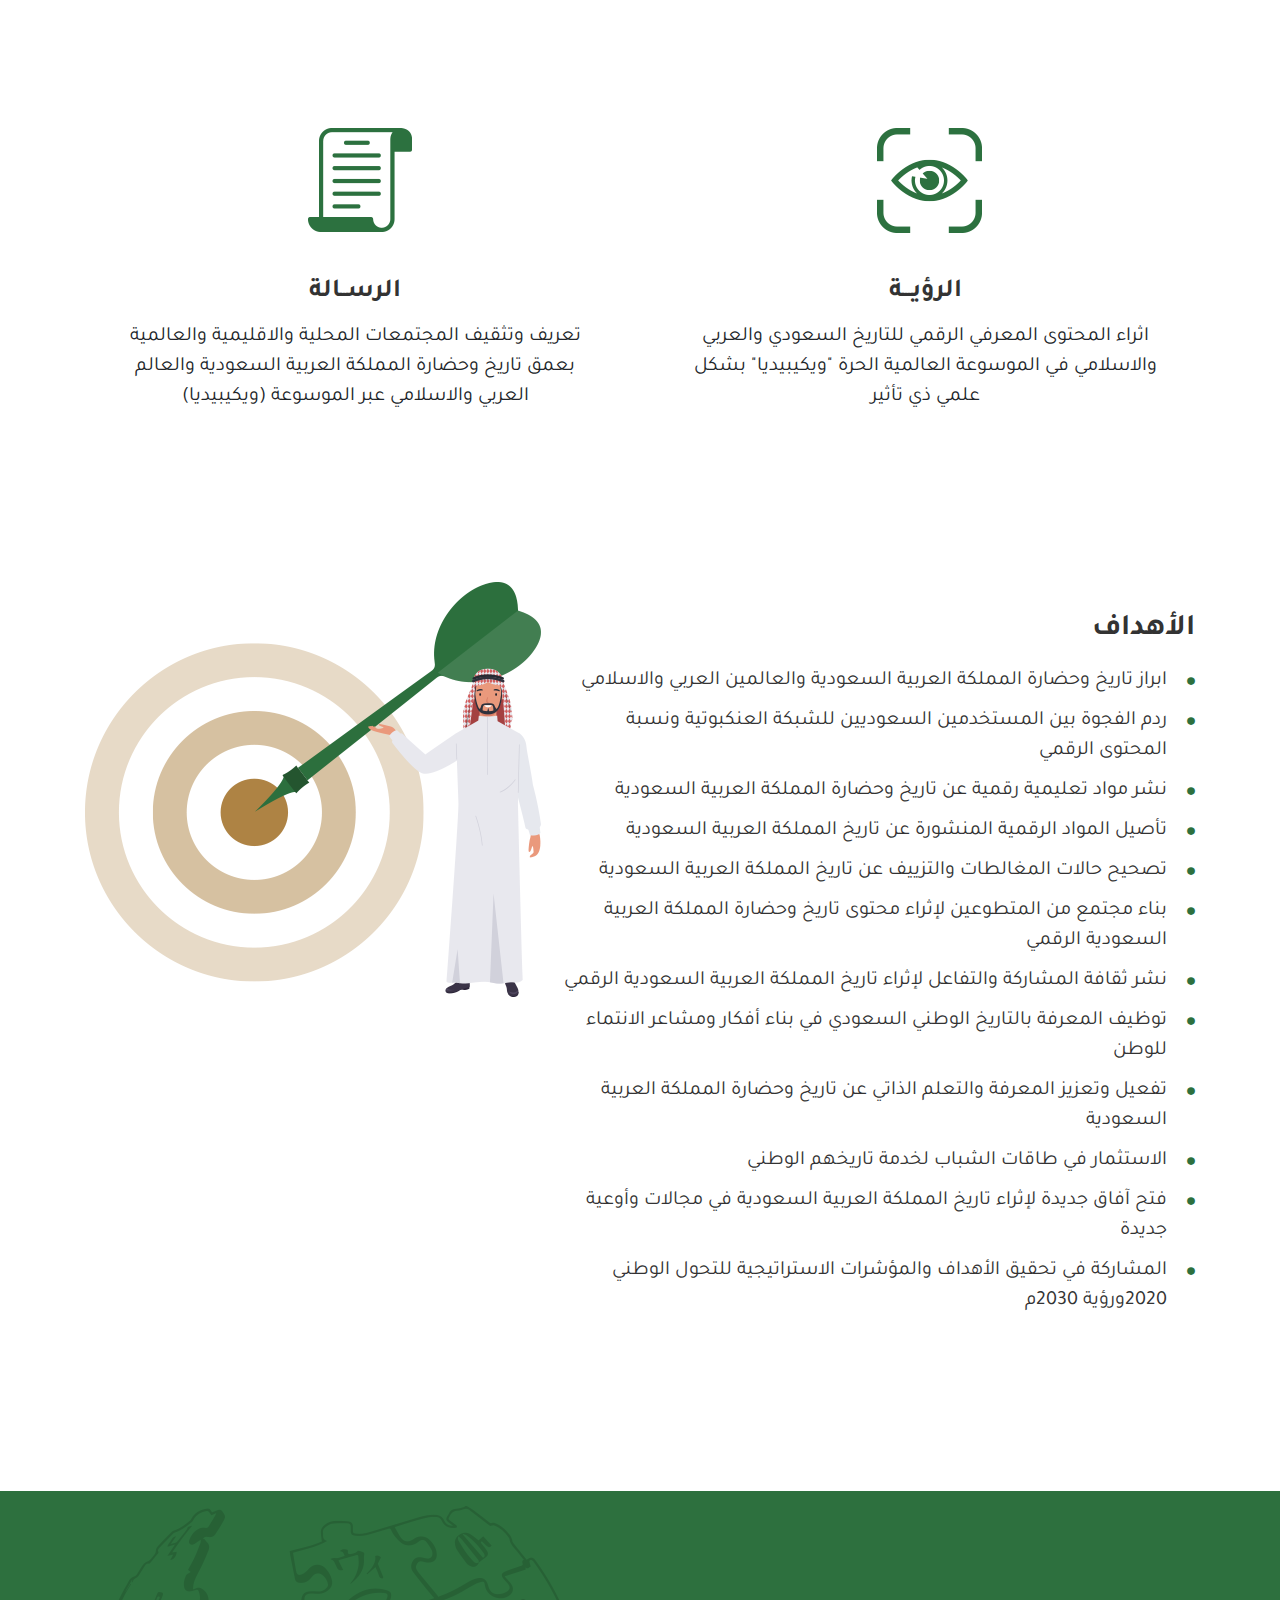
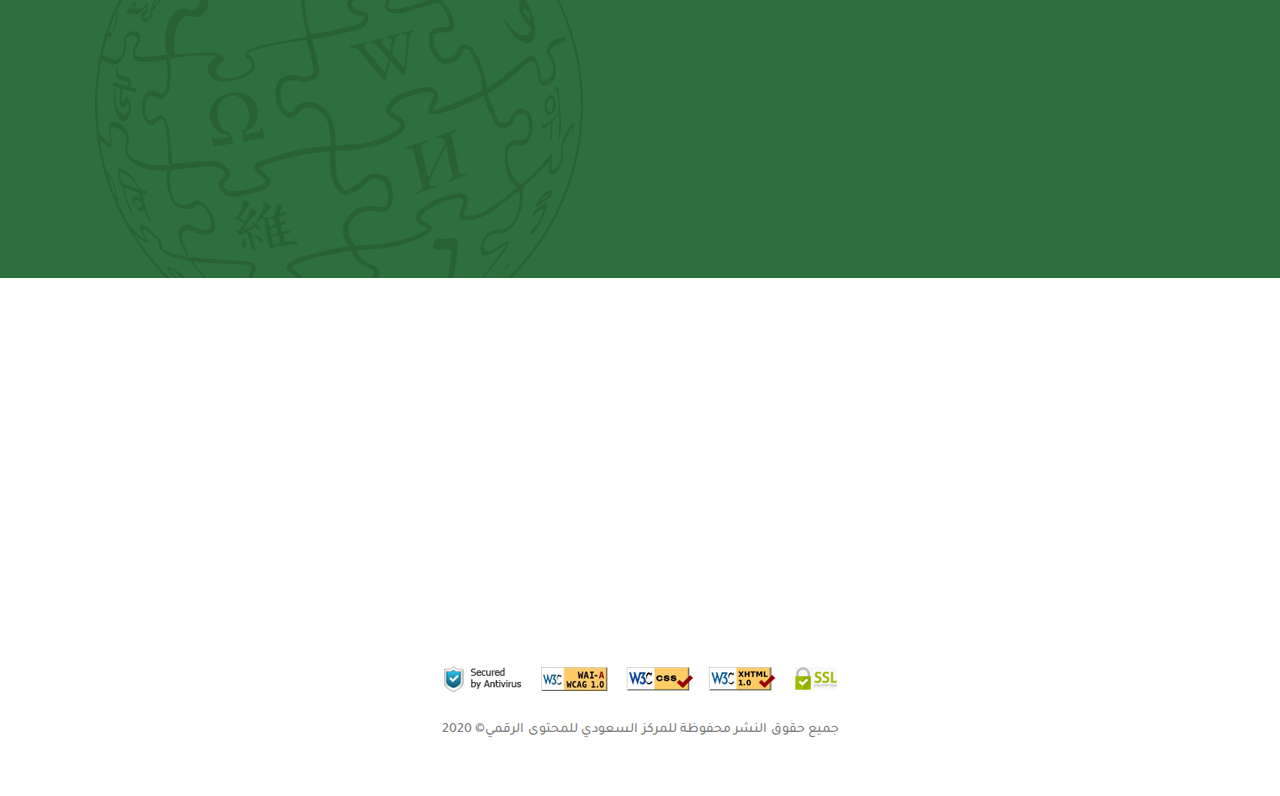
<file: about.html>
<!DOCTYPE HTML>
<HTML dir="rtl" lang="ar">

<head>
    <meta charset="UTF-8" />
    <meta name="viewport" content="width=device-width, initial-scale=1, shrink-to-fit=no, user-scalable=no" />
    <title>ويكى دون</title>
    <link rel='shortcut icon' type='img/png' href='images/fav.png' />
    <link rel="stylesheet" href="css/bootstrap.min.css" />
    <link rel="stylesheet" href="css/bootstrap-rtl.min.css" />
    <link rel="stylesheet" href="css/owl.carousel.min.css" />
    <link rel="stylesheet" href="css/fontawesome.min.css" />
    <link rel="stylesheet" href="css/animate.css" />
     <link rel="stylesheet" href="css/select2.min.css" />
    <link rel="stylesheet" href="css/main.css" />
</head>

<body class="overflow">
    <!-- Start preloader -->
    <div class="pre-loader">
        <div class="content">
            <div class="img-cont">
                <div class="grey-cont">
                    <img src="images/logo.png" />
                </div>
                <div class="color-cont">
                    <img src="images/logo.png" />
                </div>
            </div>
        </div>
    </div>
    <!-- End preloader -->

    <!-- Start Header -->
    <header>
        <div class="container">
            <div class="header">
                <a href="index.html" class="logo"><img src="images/logo.png" class="img-fluid"></a>
                <nav>
                    <div class="nav-cont">
                        <span class="close-btn"><i class="fas fa-times"></i></span>
                        <ul class="mo-nav list-unstyled fixall">
                            <li class="nav-li">
                                <a href="index.html" class="nav-a fixall">الرئيسية</a>
                            </li>
                            <li class="nav-li active">
                                <a href="about.html" class="nav-a fixall">عن ويكي دون</a>
                            </li>
                            <li class="nav-li">
                                <a href="Initiatives.html" class="nav-a fixall">المبادرات</a>
                            </li>
                            <li class="nav-li">
                                <a href="partnerships.html" class="nav-a fixall">الشراكات</a>
                            </li>
                            <li class="nav-li">
                                <a href="forms.html" class="nav-a fixall">النماذج</a>
                            </li>
                            <li class="nav-li drop-btn">
                                <a class="nav-a fixall">ويكي بيديا</a>
                                <ul class="drop-ul list-unstyled fixall">
                                    <li class="drop-li">
                                        <a href="#!" class="drop-a fixall">شروحات توضيحية</a>
                                    </li>
                                    <li class="drop-li">
                                        <a href="#!" class="drop-a fixall">كيفية المشاركة</a>
                                    </li>
                                    <li class="drop-li">
                                        <a href="#!" class="drop-a fixall">مقالات مقترحة</a>
                                    </li>
                                    <li class="drop-li">
                                        <a href="#!" class="drop-a fixall">شارك مقالك</a>
                                    </li>
                                </ul>
                            </li>
                            <li class="nav-li">
                                <a href="contact.html" class="nav-a fixall">تواصل معنا</a>
                            </li>
                        </ul>
                        <div class="links-nav">
                            <div class="social-cont">
                                <a href="#!" class="social-link fixall">
                                    <i class="fab fa-linkedin-in"></i>
                                </a>
                                <a href="#!" class="social-link fixall">
                                    <i class="fab fa-wikipedia-w"></i>
                                </a>
                                <a href="#!" class="social-link fixall">
                                    <i class="fab fa-instagram"></i>
                                </a>
                                <a href="#!" class="social-link fixall">
                                    <i class="fab fa-twitter"></i>
                                </a>
                                <a href="#!" class="social-link fixall">
                                    <i class="fab fa-facebook-f"></i>
                                </a>
                            </div>
                            <div class="lang-cont">
                                <span class="lang-anchor">
                                    <img src="images/lang.png" class="img-fluid">
                                    <span class="lang-text">العربية</span>
                                </span>
                                <div class="drop-lang">
                                    <a href="about.html" class="lang-link fixall">العربية</a>
                                    <a href="about-en.html" class="lang-link fixall">English</a>
                                </div>
                            </div>
                        </div>
                    </div>
                </nav>

                <span class="menu-btn"><i class="fas fa-bars"></i></span>
            </div>
        </div>
    </header>
    <!-- End Header -->

    <!-- Start Breadcrumb -->
    <div class="mo-breadcrumb">
        <div class="container">
            <ul class="breadcrumb-ul list-unstyled fixall">
                <li class="page-li">
                    <a href="index.html" class="page-a fixall">الرئيسية</a>
                </li>
                <li class="page-li">
                    <a href="about.html" class="page-a fixall">عن ويكي دون</a>
                </li>
            </ul>
        </div>
    </div>
    <!-- End Breadcrumb -->

    <!-- Start Content -->
    <div class="about-page">
        <div class="container">
            <div class="first-div">
                <div class="about-logo">
                    <img src="images/logo.png" class="img-fluid">
                </div>
                <p class="about-summary fixall">
                    ويكي دون، هو مشروع اثراء للمحتوى الرقمي السعودي والعربي والاسلامي في الموسوعة الحرة ويكيبيديا.
                    موضوعاته: (التاريخ، الحضارة، التراث، المعالم، الأعلام والسير...)
                </p>
                <div class="points-cont">
                    <h3 class="points-title fixall">
                        مُقدم من مركز التاريخ السعودي الرقمي إلى دارة الملك عبد العزيز، وذلكلما يأتي
                    </h3>
                    <ul class="points-ul list-unstyled fixall">
                        <li class="point">
                            <p>
                                تحقيقاً لرؤية الدارة في أن تكون محطة للتعريف والربط بين الاجيال بالتاريخ والحضارة
                                والثقافة للمملكة العربية السعودية
                            </p>
                        </li>
                        <li class="point">
                            <p>
                                قناة من قنوات إيصال رسالة الدارة المتعلقة ببث المعرفة بتاريخ وحضارة المملكة العربية
                                السعودية والحضارة العربية والاسلامية من خلال أحد أبرز القنوات التواصل المعرفي على
                                الشبكة
                                العنكبوتية المتمثلة في الويكيبيديا
                            </p>
                        </li>
                        <li class="point">
                            <p>
                                المساهمة في تعزيز القيم المناطة بالدارة من ما يلي
                            </p>
                            <ul class="sub-points list-unstyled fixall">
                                <li class="sub-point">
                                    <p>تعزيز قيمة مسؤولية المواطنة</p>
                                </li>
                                <li class="sub-point">
                                    <p>الالتزام بالجودة والنوعية فيما يقدم من مقالات وتطويرها على الويكيبيديا</p>
                                </li>
                                <li class="sub-point">
                                    <p>الشغف في تقديم الخدمة المميزة</p>
                                </li>
                                <li class="sub-point">
                                    <p>وخلق الشراكات والتعاون مع الجهات والمؤسسات على كافة المستويات المحلية
                                        والعربية
                                        والعالمية</p>
                                </li>
                            </ul>
                        </li>
                    </ul>
                </div>
            </div>
        </div>
        <div class="states-cont">
            <img src="images/bat-back.png" class="pat">
            <div class="container">
                <div class="states">
                    <h3 class="states-head fixall">واقع المحتوى العربي بالموسوعة الحرة ويكيبيديا</h3>
                    <div class="states-flex">
                        <div class="state">
                            <span class="state-head">
                                %1.3
                            </span>
                            <p class="state-summ fixall">
                                مقالات باللغة العربية من إجمالي
                                مقالات اللغات الأخرى
                            </p>
                        </div>
                        <div class="state">
                            <span class="state-head">
                                1
                            </span>
                            <p class="state-summ fixall">
                                محرر واحد مقابل كل مليون ونصف
                                ناطق باللغة العربية
                            </p>
                        </div>
                        <div class="state">
                            <span class="state-head">
                                <img src="images/state.png" alt="">
                            </span>
                            <p class="state-summ fixall">
                                المقالات المرتبطة بالمملكة قليلة
                                جدًا مقارنة بغيرها من دول العالم
                            </p>
                        </div>
                    </div>
                </div>
            </div>
        </div>
        <div class="visionMessage-sec">
            <div class="container">
                <div class="visionMessage">
                    <div class="visionMessage-single">
                        <div class="sec-img "><img src="images/about1.png"></div>
                        <h3 class="sec-title fixall ">الرؤيـــة</h3>
                        <p class="sec-desc fixall ">
                            اثراء المحتوى المعرفي الرقمي للتاريخ السعودي والعربي والاسلامي في الموسوعة العالمية الحرة
                            "ويكيبيديا" بشكل
                            علمي ذي تأثير
                        </p>
                    </div>
                    <div class="visionMessage-single">
                        <div class="sec-img"><img src="images/about2.png"></div>
                        <h3 class="sec-title fixall">الرســالة</h3>
                        <p class="sec-desc fixall">
                            تعريف وتثقيف المجتمعات المحلية والاقليمية والعالمية بعمق تاريخ وحضارة المملكة العربية
                            السعودية والعالم
                            العربي والاسلامي عبر الموسوعة (ويكيبيديا)
                        </p>
                    </div>
                </div>
            </div>
        </div>
        <div class="goals-cont">
            <div class="container">
                <div class="mo-list-cont">
                    <h4 class="list-head fixall mobile-head">الأهداف</h4>
                    <div class="mo-list">
                        <h4 class="list-head fixall">الأهداف</h4>
                        <ul class="mo-list-items list-unstyled fixall">
                            <li class="list-item">
                                ابراز تاريخ وحضارة المملكة العربية السعودية والعالمين العربي والاسلامي</li>
                            <li class="list-item">
                                ردم الفجوة بين المستخدمين السعوديين للشبكة العنكبوتية ونسبة المحتوى الرقمي</li>
                            <li class="list-item">
                                نشر مواد تعليمية رقمية عن تاريخ وحضارة المملكة العربية السعودية</li>
                            <li class="list-item">
                                تأصيل المواد الرقمية المنشورة عن تاريخ المملكة العربية السعودية</li>
                            <li class="list-item">
                                تصحيح حالات المغالطات والتزييف عن تاريخ المملكة العربية السعودية</li>

                            <li class="list-item">
                                بناء مجتمع من المتطوعين لإثراء محتوى تاريخ وحضارة المملكة العربية السعودية الرقمي
                            </li>
                            <li class="list-item">
                                نشر ثقافة المشاركة والتفاعل لإثراء تاريخ المملكة العربية السعودية الرقمي
                            </li>
                            <li class="list-item">
                                توظيف المعرفة بالتاريخ الوطني السعودي في بناء أفكار ومشاعر الانتماء للوطن
                            </li>
                            <li class="list-item">
                                تفعيل وتعزيز المعرفة والتعلم الذاتي عن تاريخ وحضارة المملكة العربية السعودية
                            </li>
                            <li class="list-item">
                                الاستثمار في طاقات الشباب لخدمة تاريخهم الوطني
                            </li>
                            <li class="list-item">
                                فتح آفاق جديدة لإثراء تاريخ المملكة العربية السعودية في مجالات وأوعية جديدة
                            </li>
                            <li class="list-item">
                                المشاركة في تحقيق الأهداف والمؤشرات الاستراتيجية للتحول الوطني 2020ورؤية 2030م
                            </li>
                        </ul>
                    </div>
                    <div class="mo-list-img">
                        <img src="images/about-page.png" class="img-fluid">
                    </div>
                </div>
            </div>
        </div>
    </div>
    <!-- End Content -->

    <!-- Start join -->
    <div class="join-footer">
        <img src="images/bat-back.png" class="pat">
        <h3 class="join-head fixall wow fadeInUp">
            شاركنا بطلب أو إقتراح أو استفسار
        </h3>
        <p class="join-text fixall wow fadeInUp" data-wow-delay="0.15s">
            وساهم في إثراء المحتوى الرقمي السعودي والعربي والإسلامي في الموسوعة الحرة ويكيبيديا
        </p>
        <a href="#!" class="about-btn fixall join-btn wow fadeInUp" data-wow-delay="0.3s">
            <span>شارك الآن</span>
        </a>
    </div>
    <!-- End join -->

    <!-- Start Footer -->
    <footer>
        <div class="container">
            <div class="footer">
                <div class="row">
                    <div class="col-xl-4 col-md-6 wow fadeInDown">
                        <div class="twits-cont">
                            <h2 class="footer-head fixall">حسابنا على تويتر</h2>
                            <div class="twits-list">
                                <div class="twit">
                                    <div class="twit-head">
                                        <a href="#!" class="owner fixall">@ويكي_دون</a>
                                        <span class="date">30 يونيو 2020</span>
                                    </div>
                                    <p class="twit-body fixall">
                                        هناك حقيقة مثبتة منذ زمن طويل وهي أن المحتوى
                                        المقروء لصفحة ما سيلهي القارئ
                                    </p>
                                </div>
                                <div class="twit">
                                    <div class="twit-head">
                                        <a href="#!" class="owner fixall">@ويكي_دون</a>
                                        <span class="date">30 يونيو 2020</span>
                                    </div>
                                    <p class="twit-body fixall">
                                        هناك حقيقة مثبتة منذ زمن طويل وهي أن المحتوى
                                        المقروء لصفحة ما سيلهي القارئ
                                    </p>
                                </div>
                            </div>
                        </div>
                    </div>
                    <div class="col-xl-2 col-md-3 wow fadeInDown" data-wow-delay="0.15s">
                        <div class="foot-nav-cont important-links">
                            <h2 class="footer-head fixall">روابط هامة</h2>
                            <ul class="nav-foot fixall list-unstyled">
                                <li class="nav-foot-li fixall"><a href="#!" class="nav-foot-link fixall">المركز السعودي
                                        للمحتوى
                                        الرقمي</a></li>
                                <li class="nav-foot-li fixall"><a href="#!" class="nav-foot-link fixall">التاريخ
                                        السعودي</a></li>
                                <li class="nav-foot-li fixall"><a href="#!" class="nav-foot-link fixall">وزارة الثقافة
                                        السعودية</a></li>
                                <li class="nav-foot-li fixall"><a href="#!" class="nav-foot-link fixall">دارة الملك
                                        عبدالعزيز</a></li>
                            </ul>
                        </div>
                    </div>
                    <div class="col-xl-2 col-md-3  wow fadeInDown" data-wow-delay="0.3s">
                        <div class="foot-nav-cont quick-links">
                            <h2 class="footer-head fixall">روابط سريعة</h2>
                            <ul class="nav-foot fixall list-unstyled">
                                <li class="nav-foot-li fixall"><a href="about.html" class="nav-foot-link fixall">عن ويكي
                                        دون</a></li>
                                <li class="nav-foot-li fixall"><a href="Initiatives.html"
                                        class="nav-foot-link fixall">المبادرات</a>
                                </li>
                                <li class="nav-foot-li fixall"><a href="partnerships.html"
                                        class="nav-foot-link fixall">الشراكات</a>
                                </li>
                                <li class="nav-foot-li fixall"><a href="forms.html"
                                        class="nav-foot-link fixall">النماذج</a></li>
                                <li class="nav-foot-li fixall"><a href="contact.html" class="nav-foot-link fixall">تواصل
                                        معنا</a></li>
                            </ul>
                        </div>
                    </div>
                    <div class="col-xl-4 wow fadeInDown" data-wow-delay="0.45s">
                        <div class="news-cont">
                            <h2 class="news-head fixall">النشرة البريدية</h2>
                            <p class="news-subhead fixall">اشترك ليصلك جديد أخبار ويكي دون</p>
                            <form class="news-form fixall">
                                <input type="email" class="fixall news-input" placeholder="ادخل بريدك الإلكتروني">
                                <button type="submit" class="news-btn fixall"><i class="fas fa-check"></i></button>
                            </form>
                            <div class="social-cont">
                                <a href="#!" class="social-link fixall">
                                    <i class="fab fa-linkedin-in"></i>
                                </a>
                                <a href="#!" class="social-link fixall">
                                    <i class="fab fa-wikipedia-w"></i>
                                </a>
                                <a href="#!" class="social-link fixall">
                                    <i class="fab fa-instagram"></i>
                                </a>
                                <a href="#!" class="social-link fixall">
                                    <i class="fab fa-twitter"></i>
                                </a>
                                <a href="#!" class="social-link fixall">
                                    <i class="fab fa-facebook-f"></i>
                                </a>
                            </div>
                        </div>
                    </div>
                </div>
            </div>
            <div class="last-footer">
                <div class="pay"><img src="images/pay.png" class="img-fluid"></div>
                <div class="copyrights">جميع حقوق النشر محفوظة <span>للمركز السعودي للمحتوى الرقمي© 2020</span></div>
            </div>
        </div>
    </footer>
    <!-- End Footer -->
    <script src="js/jquery-3.3.1.min.js"></script>
    <script src="js/bootstrap.min.js"></script>
    <script src="js/owl.carousel.min.js"></script>
    <script src="js/wow.min.js"></script>
    <script src="js/select2.min.js"></script>
    <script src="js/main.js"></script>
</body>

</HTML>
</file>
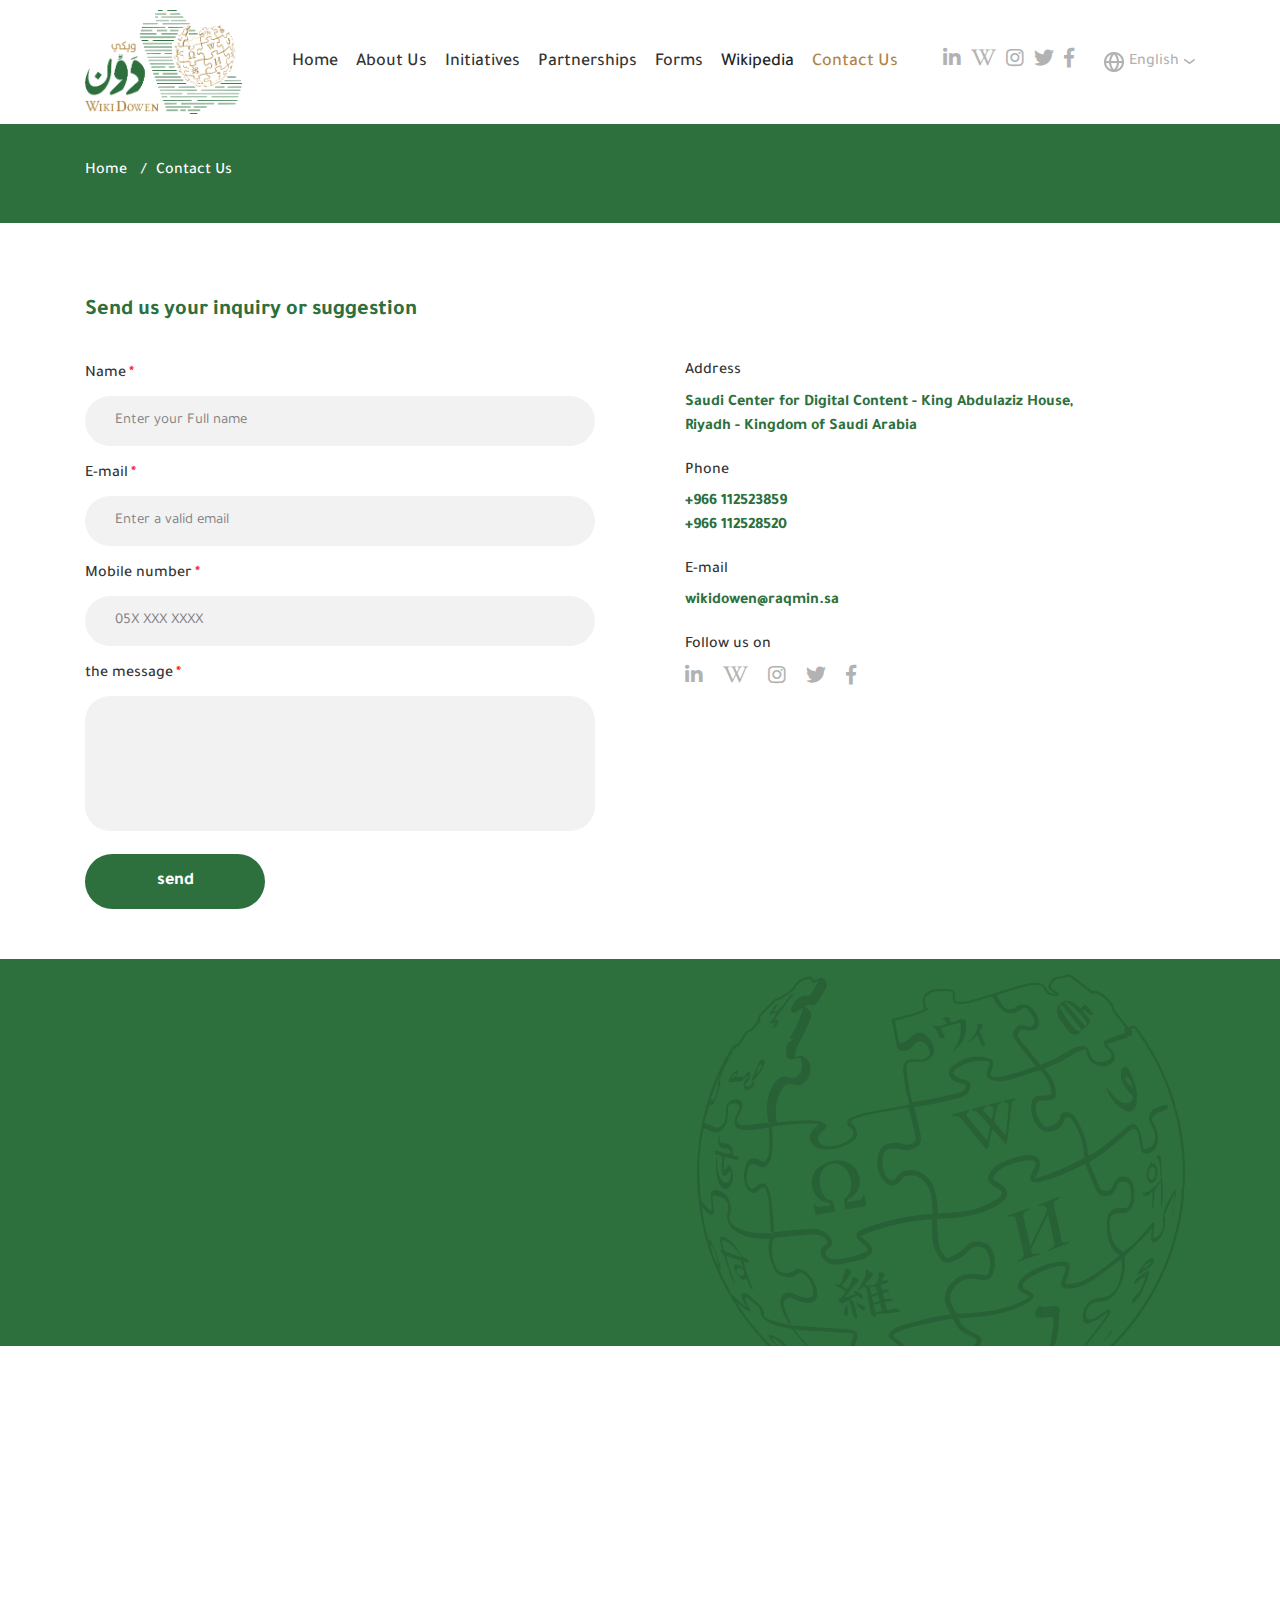
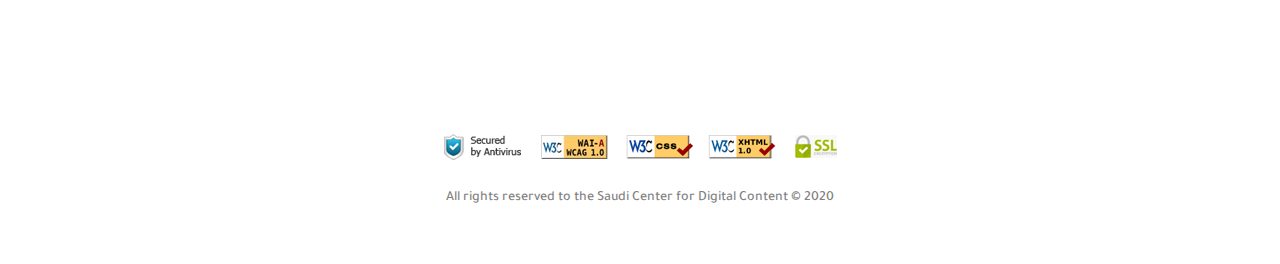
<file: contact-en.html>
<!DOCTYPE HTML>
<HTML dir="ltr" lang="en-US">

<head>
    <meta charset="UTF-8" />
    <meta name="viewport" content="width=device-width, initial-scale=1, shrink-to-fit=no, user-scalable=no" />
    <title>WIKIDOWEN</title>
    <link rel='shortcut icon' type='img/png' href='images/fav.png' />
    <link rel="stylesheet" href="css/bootstrap.min.css" />
    <link rel="stylesheet" href="css/owl.carousel.min.css" />
    <link rel="stylesheet" href="css/fontawesome.min.css" />
    <link rel="stylesheet" href="css/animate.css" />
    <link rel="stylesheet" href="css/main.css" />
</head>

<body class="overflow">
    <!-- Start preloader -->
    <div class="pre-loader">
        <div class="content">
            <div class="img-cont">
                <div class="grey-cont">
                    <img src="images/logo.png" />
                </div>
                <div class="color-cont">
                    <img src="images/logo.png" />
                </div>
            </div>
        </div>
    </div>
    <!-- End preloader -->

    <!-- Start Header -->
    <header>
        <div class="container">
            <div class="header">
                <a href="index-en.html" class="logo"><img src="images/logo.png" class="img-fluid"></a>
                <nav>
                    <div class="nav-cont">
                        <span class="close-btn"><i class="fas fa-times"></i></span>
                        <ul class="mo-nav list-unstyled fixall">
                            <li class="nav-li">
                                <a href="index-en.html" class="nav-a fixall">Home</a>
                            </li>
                            <li class="nav-li ">
                                <a href="about-en.html" class="nav-a fixall">About Us</a>
                            </li>
                            <li class="nav-li">
                                <a href="Initiatives-en.html" class="nav-a fixall">Initiatives</a>
                            </li>
                            <li class="nav-li">
                                <a href="partnerships-en.html" class="nav-a fixall">Partnerships</a>
                            </li>
                            <li class="nav-li">
                                <a href="forms-en.html" class="nav-a fixall">Forms</a>
                            </li>
                            <li class="nav-li drop-btn">
                                <a class="nav-a fixall">Wikipedia</a>
                                <ul class="drop-ul list-unstyled fixall">
                                    <li class="drop-li">
                                        <a href="#!" class="drop-a fixall">Explanatory explanations</a>
                                    </li>
                                    <li class="drop-li">
                                        <a href="#!" class="drop-a fixall">How to participate</a>
                                    </li>
                                    <li class="drop-li">
                                        <a href="#!" class="drop-a fixall">Suggested articles</a>
                                    </li>
                                    <li class="drop-li">
                                        <a href="#!" class="drop-a fixall">Share your article</a>
                                    </li>
                                </ul>
                            </li>
                            <li class="nav-li active">
                                <a href="contact-en.html" class="nav-a fixall">Contact Us</a>
                            </li>
                        </ul>
                        <div class="links-nav">
                            <div class="social-cont">
                                <a href="#!" class="social-link fixall">
                                    <i class="fab fa-linkedin-in"></i>
                                </a>
                                <a href="#!" class="social-link fixall">
                                    <i class="fab fa-wikipedia-w"></i>
                                </a>
                                <a href="#!" class="social-link fixall">
                                    <i class="fab fa-instagram"></i>
                                </a>
                                <a href="#!" class="social-link fixall">
                                    <i class="fab fa-twitter"></i>
                                </a>
                                <a href="#!" class="social-link fixall">
                                    <i class="fab fa-facebook-f"></i>
                                </a>
                            </div>
                            <div class="lang-cont">
                                <span class="lang-anchor">
                                    <img src="images/lang.png" class="img-fluid">
                                    <span class="lang-text">English</span>
                                </span>
                                <div class="drop-lang">
                                    <a href="contact.html" class="lang-link fixall">العربية</a>
                                    <a href="contact-en.html" class="lang-link fixall">English</a>
                                </div>
                            </div>
                        </div>
                    </div>
                </nav>

                <span class="menu-btn"><i class="fas fa-bars"></i></span>
            </div>
        </div>
    </header>
    <!-- End Header -->

    <!-- Start Breadcrumb -->
    <div class="mo-breadcrumb">
        <div class="container">
            <ul class="breadcrumb-ul list-unstyled fixall">
                <li class="page-li">
                    <a href="index-en.html" class="page-a fixall">Home</a>
                </li>
                <li class="page-li">
                    <a href="contact-en.html" class="page-a fixall">Contact Us</a>
                </li>
            </ul>
        </div>
    </div>
    <!-- End Breadcrumb -->

    <!-- Start Content -->
    <div class="contact-page">
        <div class="container">
            <h2 class="contact-head fixall">Send us your inquiry or suggestion</h2>
            <div class="contact-cont">
                <form class="contact-form">
                    <div class="input-label req">
                        <span class="mo-label">Name</span>
                        <div class="input-cont">
                            <input type="text" class="form-input fixall" placeholder="Enter your Full name">
                        </div>
                    </div>
                    <div class="input-label req">
                        <span class="mo-label">E-mail</span>
                        <div class="input-cont">
                            <input type="email" class="form-input fixall" placeholder="Enter a valid email">
                        </div>
                    </div>
                    <div class="input-label req">
                        <span class="mo-label">Mobile number</span>
                        <div class="input-cont">
                            <input type="tel" class="form-input fixall" placeholder="05X XXX XXXX">
                        </div>
                    </div>
                    <div class="input-label req">
                        <span class="mo-label">the message</span>
                        <div class="input-cont">
                            <textarea class="form-input form-text fixall"></textarea>
                        </div>
                    </div>
                    <button type="submit" class="form-submit fixall">send</button>
                </form>
                <div class="contact-methods">
                    <div class="contact-method">
                        <h6 class="method-title fixall">Address</h6>
                        <span class="contact-way">
                            Saudi Center for Digital Content - King Abdulaziz House, Riyadh - Kingdom of Saudi Arabia
                        </span>
                    </div>
                    <div class="contact-method">
                        <h6 class="method-title fixall">Phone</h6>
                        <a href="tel:+966 112523859" class="contact-way fixall">
                            +966 112523859
                        </a>
                        <a href="tel:+966 112528520" class="contact-way fixall">
                            +966 112528520
                        </a>
                    </div>
                    <div class="contact-method">
                        <h6 class="method-title fixall">E-mail</h6>
                        <a href="mainto:wikidowen@raqmin.sa" class="contact-way fixall">
                            wikidowen@raqmin.sa
                        </a>
                    </div>
                    <div class="contact-method">
                        <h6 class="method-title fixall">Follow us on</h6>
                        <div class="social-cont">
                            <a href="#!" class="social-link fixall">
                                <i class="fab fa-linkedin-in"></i>
                            </a>
                            <a href="#!" class="social-link fixall">
                                <i class="fab fa-wikipedia-w"></i>
                            </a>
                            <a href="#!" class="social-link fixall">
                                <i class="fab fa-instagram"></i>
                            </a>
                            <a href="#!" class="social-link fixall">
                                <i class="fab fa-twitter"></i>
                            </a>
                            <a href="#!" class="social-link fixall">
                                <i class="fab fa-facebook-f"></i>
                            </a>
                        </div>
                    </div>
                </div>
            </div>
        </div>
    </div>
    <!-- End Content -->

    <!-- Start join -->
    <div class="join-footer">
        <img src="images/bat-back.png" class="pat">
        <h3 class="join-head fixall wow fadeInUp">
            Share with us a request, a suggestion or an inquiry
        </h3>
        <p class="join-text fixall wow fadeInUp" data-wow-delay="0.15s">
            He contributed to enriching Saudi, Arabic & Islamic digital content in the free encyclopedia Wikipedia
        </p>
        <a href="#!" class="about-btn fixall join-btn wow fadeInUp" data-wow-delay="0.3s">
            <span>Join Now</span>
        </a>
    </div>
    <!-- End join -->

    <!-- Start Footer -->
    <footer>
        <div class="container">
            <div class="footer">
                <div class="row">
                    <div class="col-xl-4 col-md-6 wow fadeInDown">
                        <div class="twits-cont">
                            <h2 class="footer-head fixall">Our Twitter account </h2>
                            <div class="twits-list">
                                <div class="twit">
                                    <div class="twit-head">
                                        <a href="#!" class="owner fixall">@wiki_dowen</a>
                                        <span class="date">30 June 2020</span>
                                    </div>
                                    <p class="twit-body fixall">
                                        Lorem ipsum dolor sit amet consectetur adipisicing elit. Laborum, nobis?
                                    </p>
                                </div>
                                <div class="twit">
                                    <div class="twit-head">
                                        <a href="#!" class="owner fixall">@wiki_dowen</a>
                                        <span class="date">30 June 2020</span>
                                    </div>
                                    <p class="twit-body fixall">
                                        Lorem ipsum dolor sit amet consectetur adipisicing elit. Laborum, nobis?
                                    </p>
                                </div>
                            </div>
                        </div>
                    </div>
                    <div class="col-xl-2 col-md-3 wow fadeInDown" data-wow-delay="0.15s">
                        <div class="foot-nav-cont important-links">
                            <h2 class="footer-head fixall">Important links</h2>
                            <ul class="nav-foot fixall list-unstyled">
                                <li class="nav-foot-li fixall"><a href="#!" class="nav-foot-link fixall">Saudi Center
                                        for Digital Content</a></li>
                                <li class="nav-foot-li fixall"><a href="#!" class="nav-foot-link fixall">Saudi
                                        history</a></li>
                                <li class="nav-foot-li fixall"><a href="#!" class="nav-foot-link fixall">Saudi Ministry
                                        of Culture</a></li>
                                <li class="nav-foot-li fixall"><a href="#!" class="nav-foot-link fixall">King Abdulaziz
                                        Circle</a></li>
                            </ul>
                        </div>
                    </div>
                    <div class="col-xl-2 col-md-3  wow fadeInDown" data-wow-delay="0.3s">
                        <div class="foot-nav-cont quick-links">
                            <h2 class="footer-head fixall">Quick links</h2>
                            <ul class="nav-foot fixall list-unstyled">
                                <li class="nav-foot-li fixall"><a href="#!" class="nav-foot-link fixall">About Us</a>
                                </li>
                                <li class="nav-foot-li fixall"><a href="Initiatives-en.html"
                                        class="nav-foot-link fixall">Initiatives</a>
                                </li>
                                <li class="nav-foot-li fixall"><a href="partnerships-en.html"
                                        class="nav-foot-link fixall">Partnerships</a>
                                </li>
                                <li class="nav-foot-li fixall"><a href="forms-en.html"
                                        class="nav-foot-link fixall">Forms</a>
                                </li>
                                <li class="nav-foot-li fixall"><a href="contact-en.html"
                                        class="nav-foot-link fixall">Connect Us</a>
                                </li>
                            </ul>
                        </div>
                    </div>
                    <div class="col-xl-4 wow fadeInDown" data-wow-delay="0.45s">
                        <div class="news-cont">
                            <h2 class="news-head fixall">Newsletter</h2>
                            <p class="news-subhead fixall">Subscribe to receive WIKIDOWEN lattest news </p>
                            <form class="news-form fixall">
                                <input type="email" class="fixall news-input" placeholder="Enter your email address">
                                <button type="submit" class="news-btn fixall"><i class="fas fa-check"></i></button>
                            </form>
                            <div class="social-cont">
                                <a href="#!" class="social-link fixall">
                                    <i class="fab fa-linkedin-in"></i>
                                </a>
                                <a href="#!" class="social-link fixall">
                                    <i class="fab fa-wikipedia-w"></i>
                                </a>
                                <a href="#!" class="social-link fixall">
                                    <i class="fab fa-instagram"></i>
                                </a>
                                <a href="#!" class="social-link fixall">
                                    <i class="fab fa-twitter"></i>
                                </a>
                                <a href="#!" class="social-link fixall">
                                    <i class="fab fa-facebook-f"></i>
                                </a>
                            </div>
                        </div>
                    </div>
                </div>
            </div>
            <div class="last-footer">
                <div class="pay"><img src="images/pay.png" class="img-fluid"></div>
                <div class="copyrights">All rights reserved <span>to the Saudi Center for Digital Content © 2020</span>
                </div>
            </div>
        </div>
    </footer>
    <!-- End Footer -->
    <script src="js/jquery-3.3.1.min.js"></script>
    <script src="js/bootstrap.min.js"></script>
    <script src="js/owl.carousel.min.js"></script>
    <script src="js/wow.min.js"></script>
    <script src="js/main.js"></script>
</body>

</HTML>
</file>
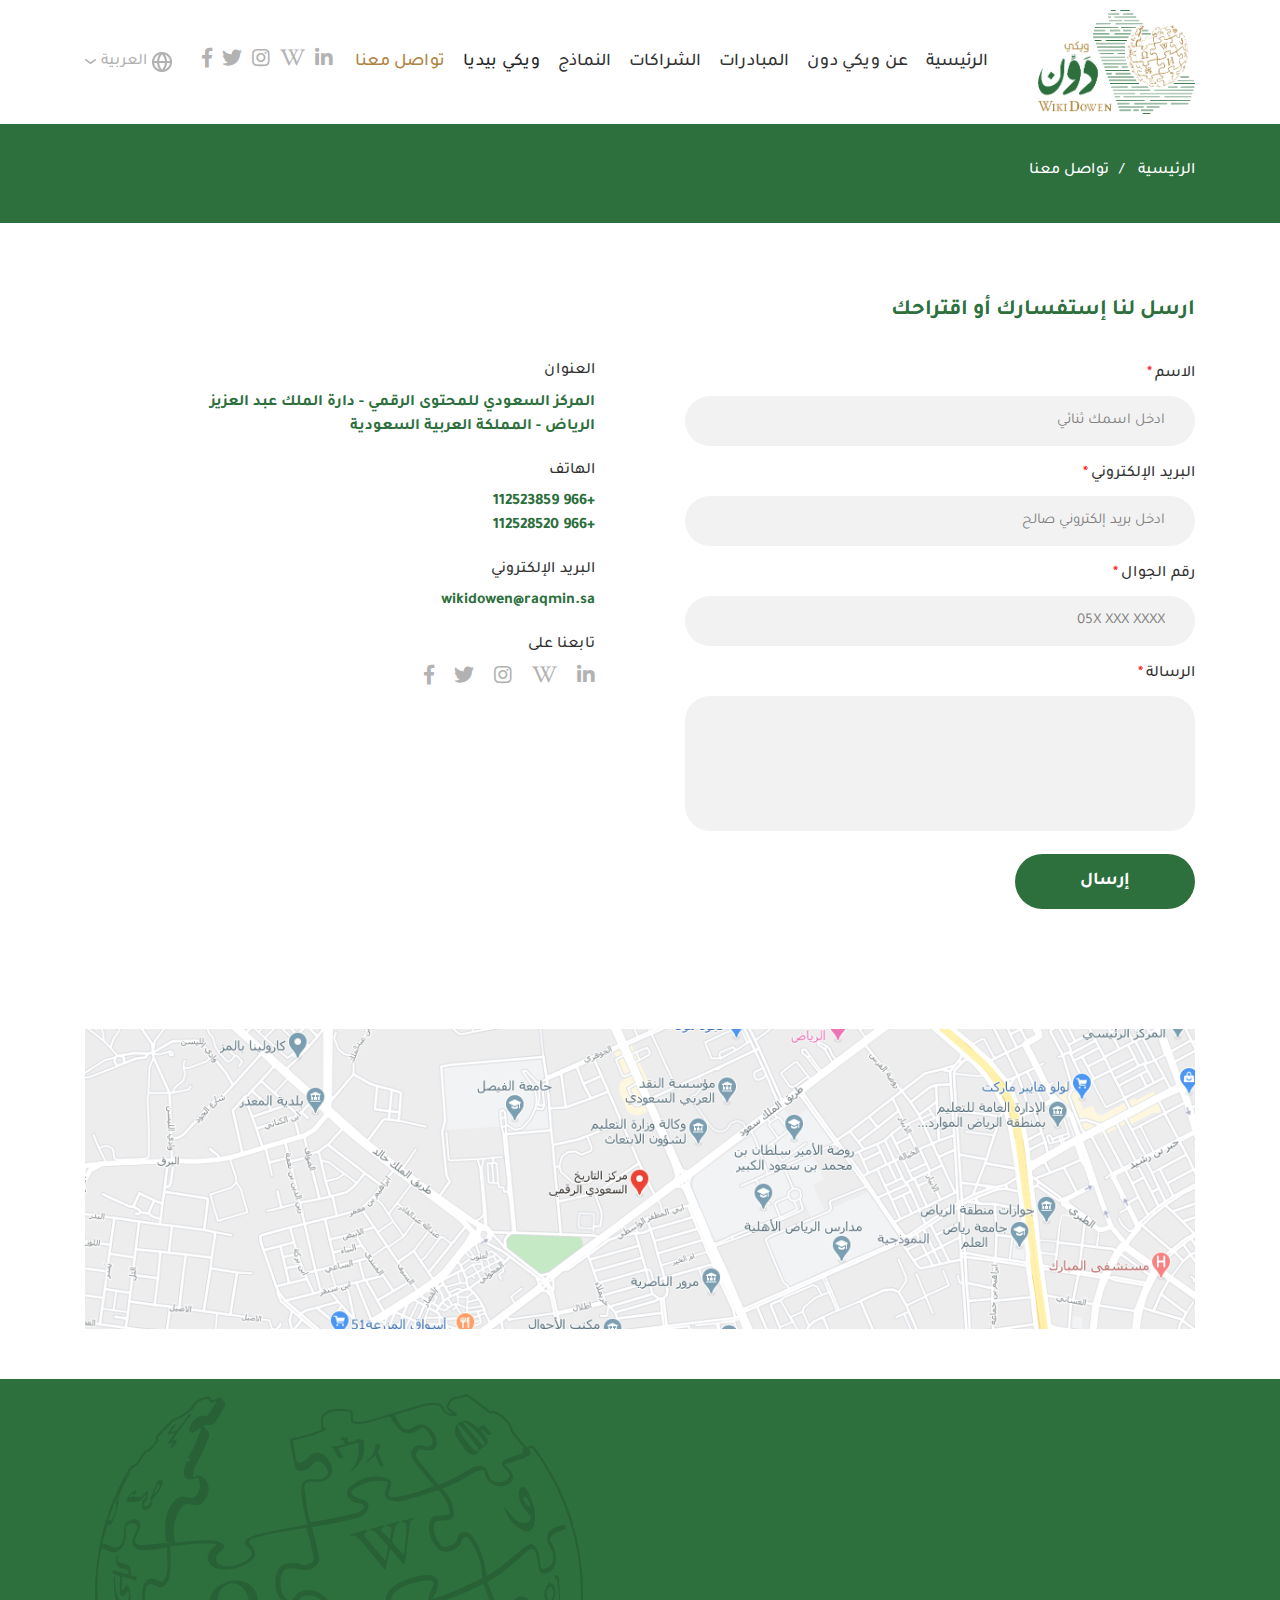
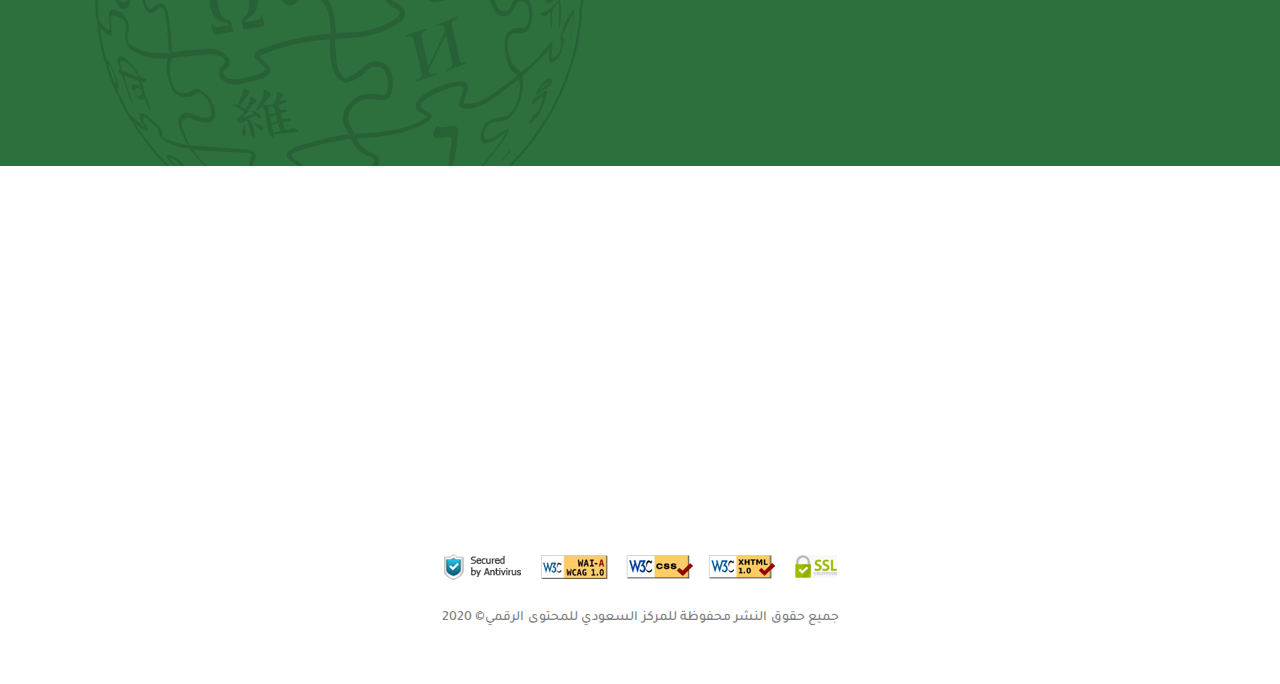
<file: contact.html>
<!DOCTYPE HTML>
<HTML dir="rtl" lang="ar">

<head>
    <meta charset="UTF-8" />
    <meta name="viewport" content="width=device-width, initial-scale=1, shrink-to-fit=no, user-scalable=no" />
    <title>ويكى دون</title>
    <link rel='shortcut icon' type='img/png' href='images/fav.png' />
    <link rel="stylesheet" href="css/bootstrap.min.css" />
    <link rel="stylesheet" href="css/bootstrap-rtl.min.css" />
    <link rel="stylesheet" href="css/owl.carousel.min.css" />
    <link rel="stylesheet" href="css/fontawesome.min.css" />
    <link rel="stylesheet" href="css/animate.css" />
     <link rel="stylesheet" href="css/select2.min.css" />
    <link rel="stylesheet" href="css/main.css" />
</head>

<body class="overflow">
    <!-- Start preloader -->
    <div class="pre-loader">
        <div class="content">
            <div class="img-cont">
                <div class="grey-cont">
                    <img src="images/logo.png" />
                </div>
                <div class="color-cont">
                    <img src="images/logo.png" />
                </div>
            </div>
        </div>
    </div>
    <!-- End preloader -->

    <!-- Start Header -->
    <header>
        <div class="container">
            <div class="header">
                <a href="index.html" class="logo"><img src="images/logo.png" class="img-fluid"></a>
                <nav>
                    <div class="nav-cont">
                        <span class="close-btn"><i class="fas fa-times"></i></span>
                        <ul class="mo-nav list-unstyled fixall">
                            <li class="nav-li">
                                <a href="index.html" class="nav-a fixall">الرئيسية</a>
                            </li>
                            <li class="nav-li ">
                                <a href="about.html" class="nav-a fixall">عن ويكي دون</a>
                            </li>
                            <li class="nav-li">
                                <a href="Initiatives.html" class="nav-a fixall">المبادرات</a>
                            </li>
                            <li class="nav-li">
                                <a href="partnerships.html" class="nav-a fixall">الشراكات</a>
                            </li>
                            <li class="nav-li">
                                <a href="forms.html" class="nav-a fixall">النماذج</a>
                            </li>
                            <li class="nav-li drop-btn">
                                <a class="nav-a fixall">ويكي بيديا</a>
                                <ul class="drop-ul list-unstyled fixall">
                                    <li class="drop-li">
                                        <a href="#!" class="drop-a fixall">شروحات توضيحية</a>
                                    </li>
                                    <li class="drop-li">
                                        <a href="#!" class="drop-a fixall">كيفية المشاركة</a>
                                    </li>
                                    <li class="drop-li">
                                        <a href="#!" class="drop-a fixall">مقالات مقترحة</a>
                                    </li>
                                    <li class="drop-li">
                                        <a href="#!" class="drop-a fixall">شارك مقالك</a>
                                    </li>
                                </ul>
                            </li>
                            <li class="nav-li active">
                                <a href="contact.html" class="nav-a fixall">تواصل معنا</a>
                            </li>
                        </ul>
                        <div class="links-nav">
                            <div class="social-cont">
                                <a href="#!" class="social-link fixall">
                                    <i class="fab fa-linkedin-in"></i>
                                </a>
                                <a href="#!" class="social-link fixall">
                                    <i class="fab fa-wikipedia-w"></i>
                                </a>
                                <a href="#!" class="social-link fixall">
                                    <i class="fab fa-instagram"></i>
                                </a>
                                <a href="#!" class="social-link fixall">
                                    <i class="fab fa-twitter"></i>
                                </a>
                                <a href="#!" class="social-link fixall">
                                    <i class="fab fa-facebook-f"></i>
                                </a>
                            </div>
                            <div class="lang-cont">
                                <span class="lang-anchor">
                                    <img src="images/lang.png" class="img-fluid">
                                    <span class="lang-text">العربية</span>
                                </span>
                                <div class="drop-lang">
                                    <a href="contact.html" class="lang-link fixall">العربية</a>
                                    <a href="contact-en.html" class="lang-link fixall">English</a>
                                </div>
                            </div>
                        </div>
                    </div>
                </nav>

                <span class="menu-btn"><i class="fas fa-bars"></i></span>
            </div>
        </div>
    </header>
    <!-- End Header -->

    <!-- Start Breadcrumb -->
    <div class="mo-breadcrumb">
        <div class="container">
            <ul class="breadcrumb-ul list-unstyled fixall">
                <li class="page-li">
                    <a href="index.html" class="page-a fixall">الرئيسية</a>
                </li>
                <li class="page-li">
                    <a href="contact.html" class="page-a fixall">تواصل معنا</a>
                </li>
            </ul>
        </div>
    </div>
    <!-- End Breadcrumb -->

    <!-- Start Content -->
    <div class="contact-page">
        <div class="container">
            <h2 class="contact-head fixall">ارسل لنا إستفسارك أو اقتراحك</h2>
            <div class="contact-cont">
                <form class="contact-form">
                    <div class="input-label req">
                        <span class="mo-label">الاسم</span>
                        <div class="input-cont">
                            <input type="text" class="form-input fixall" placeholder="ادخل اسمك ثنائي">
                        </div>
                    </div>
                    <div class="input-label req">
                        <span class="mo-label">البريد الإلكتروني</span>
                        <div class="input-cont">
                            <input type="email" class="form-input fixall" placeholder="ادخل بريد إلكتروني صالح">
                        </div>
                    </div>
                    <div class="input-label req">
                        <span class="mo-label">رقم الجوال</span>
                        <div class="input-cont">
                            <input type="tel" class="form-input fixall" placeholder="05X XXX XXXX">
                        </div>
                    </div>
                    <div class="input-label req">
                        <span class="mo-label">الرسالة</span>
                        <div class="input-cont">
                            <textarea class="form-input form-text fixall"></textarea>
                        </div>
                    </div>
                    <button type="submit" class="form-submit fixall">إرسال</button>
                </form>
                <div class="contact-methods">
                    <div class="contact-method">
                        <h6 class="method-title fixall">العنوان</h6>
                        <span class="contact-way">
                            المركز السعودي للمحتوى الرقمي - دارة الملك عبد العزيز
                            الرياض - المملكة العربية السعودية
                        </span>
                    </div>
                    <div class="contact-method">
                        <h6 class="method-title fixall">الهاتف</h6>
                        <a href="tel:+966 112523859" class="contact-way fixall">
                            +966 112523859
                        </a>
                        <a href="tel:+966 112528520" class="contact-way fixall">
                            +966 112528520
                        </a>
                    </div>
                    <div class="contact-method">
                        <h6 class="method-title fixall">البريد الإلكتروني</h6>
                        <a href="mainto:wikidowen@raqmin.sa" class="contact-way fixall">
                            wikidowen@raqmin.sa
                        </a>
                    </div>
                    <div class="contact-method">
                        <h6 class="method-title fixall">تابعنا على</h6>
                        <div class="social-cont">
                            <a href="#!" class="social-link fixall">
                                <i class="fab fa-linkedin-in"></i>
                            </a>
                            <a href="#!" class="social-link fixall">
                                <i class="fab fa-wikipedia-w"></i>
                            </a>
                            <a href="#!" class="social-link fixall">
                                <i class="fab fa-instagram"></i>
                            </a>
                            <a href="#!" class="social-link fixall">
                                <i class="fab fa-twitter"></i>
                            </a>
                            <a href="#!" class="social-link fixall">
                                <i class="fab fa-facebook-f"></i>
                            </a>
                        </div>
                    </div>
                </div>
            </div>
            <div class="map">
                <!-- map Here -->
                <img src="images/map.png" class="img-fluid">
            </div>
        </div>
    </div>
    <!-- End Content -->

    <!-- Start join -->
    <div class="join-footer">
        <img src="images/bat-back.png" class="pat">
        <h3 class="join-head fixall wow fadeInUp">
            شاركنا بطلب أو إقتراح أو استفسار
        </h3>
        <p class="join-text fixall wow fadeInUp" data-wow-delay="0.15s">
            وساهم في إثراء المحتوى الرقمي السعودي والعربي والإسلامي في الموسوعة الحرة ويكيبيديا
        </p>
        <a href="#!" class="about-btn fixall join-btn wow fadeInUp" data-wow-delay="0.3s">
            <span>شارك الآن</span>
        </a>
    </div>
    <!-- End join -->

    <!-- Start Footer -->
    <footer>
        <div class="container">
            <div class="footer">
                <div class="row">
                    <div class="col-xl-4 col-md-6 wow fadeInDown">
                        <div class="twits-cont">
                            <h2 class="footer-head fixall">حسابنا على تويتر</h2>
                            <div class="twits-list">
                                <div class="twit">
                                    <div class="twit-head">
                                        <a href="#!" class="owner fixall">@ويكي_دون</a>
                                        <span class="date">30 يونيو 2020</span>
                                    </div>
                                    <p class="twit-body fixall">
                                        هناك حقيقة مثبتة منذ زمن طويل وهي أن المحتوى
                                        المقروء لصفحة ما سيلهي القارئ
                                    </p>
                                </div>
                                <div class="twit">
                                    <div class="twit-head">
                                        <a href="#!" class="owner fixall">@ويكي_دون</a>
                                        <span class="date">30 يونيو 2020</span>
                                    </div>
                                    <p class="twit-body fixall">
                                        هناك حقيقة مثبتة منذ زمن طويل وهي أن المحتوى
                                        المقروء لصفحة ما سيلهي القارئ
                                    </p>
                                </div>
                            </div>
                        </div>
                    </div>
                    <div class="col-xl-2 col-md-3 wow fadeInDown" data-wow-delay="0.15s">
                        <div class="foot-nav-cont important-links">
                            <h2 class="footer-head fixall">روابط هامة</h2>
                            <ul class="nav-foot fixall list-unstyled">
                                <li class="nav-foot-li fixall"><a href="#!" class="nav-foot-link fixall">المركز السعودي
                                        للمحتوى
                                        الرقمي</a></li>
                                <li class="nav-foot-li fixall"><a href="#!" class="nav-foot-link fixall">التاريخ
                                        السعودي</a></li>
                                <li class="nav-foot-li fixall"><a href="#!" class="nav-foot-link fixall">وزارة الثقافة
                                        السعودية</a></li>
                                <li class="nav-foot-li fixall"><a href="#!" class="nav-foot-link fixall">دارة الملك
                                        عبدالعزيز</a></li>
                            </ul>
                        </div>
                    </div>
                    <div class="col-xl-2 col-md-3  wow fadeInDown" data-wow-delay="0.3s">
                        <div class="foot-nav-cont quick-links">
                            <h2 class="footer-head fixall">روابط سريعة</h2>
                            <ul class="nav-foot fixall list-unstyled">
                                <li class="nav-foot-li fixall"><a href="about.html" class="nav-foot-link fixall">عن ويكي
                                        دون</a></li>
                                <li class="nav-foot-li fixall"><a href="Initiatives.html"
                                        class="nav-foot-link fixall">المبادرات</a>
                                </li>
                                <li class="nav-foot-li fixall"><a href="partnerships.html"
                                        class="nav-foot-link fixall">الشراكات</a>
                                </li>
                                <li class="nav-foot-li fixall"><a href="forms.html"
                                        class="nav-foot-link fixall">النماذج</a></li>
                                <li class="nav-foot-li fixall"><a href="contact.html" class="nav-foot-link fixall">تواصل
                                        معنا</a></li>
                            </ul>
                        </div>
                    </div>
                    <div class="col-xl-4 wow fadeInDown" data-wow-delay="0.45s">
                        <div class="news-cont">
                            <h2 class="news-head fixall">النشرة البريدية</h2>
                            <p class="news-subhead fixall">اشترك ليصلك جديد أخبار ويكي دون</p>
                            <form class="news-form fixall">
                                <input type="email" class="fixall news-input" placeholder="ادخل بريدك الإلكتروني">
                                <button type="submit" class="news-btn fixall"><i class="fas fa-check"></i></button>
                            </form>
                            <div class="social-cont">
                                <a href="#!" class="social-link fixall">
                                    <i class="fab fa-linkedin-in"></i>
                                </a>
                                <a href="#!" class="social-link fixall">
                                    <i class="fab fa-wikipedia-w"></i>
                                </a>
                                <a href="#!" class="social-link fixall">
                                    <i class="fab fa-instagram"></i>
                                </a>
                                <a href="#!" class="social-link fixall">
                                    <i class="fab fa-twitter"></i>
                                </a>
                                <a href="#!" class="social-link fixall">
                                    <i class="fab fa-facebook-f"></i>
                                </a>
                            </div>
                        </div>
                    </div>
                </div>
            </div>
            <div class="last-footer">
                <div class="pay"><img src="images/pay.png" class="img-fluid"></div>
                <div class="copyrights">جميع حقوق النشر محفوظة <span>للمركز السعودي للمحتوى الرقمي© 2020</span></div>
            </div>
        </div>
    </footer>
    <!-- End Footer -->
    <script src="js/jquery-3.3.1.min.js"></script>
    <script src="js/bootstrap.min.js"></script>
    <script src="js/owl.carousel.min.js"></script>
    <script src="js/wow.min.js"></script>
    <script src="js/select2.min.js"></script>
    <script src="js/main.js"></script>
</body>

</HTML>
</file>
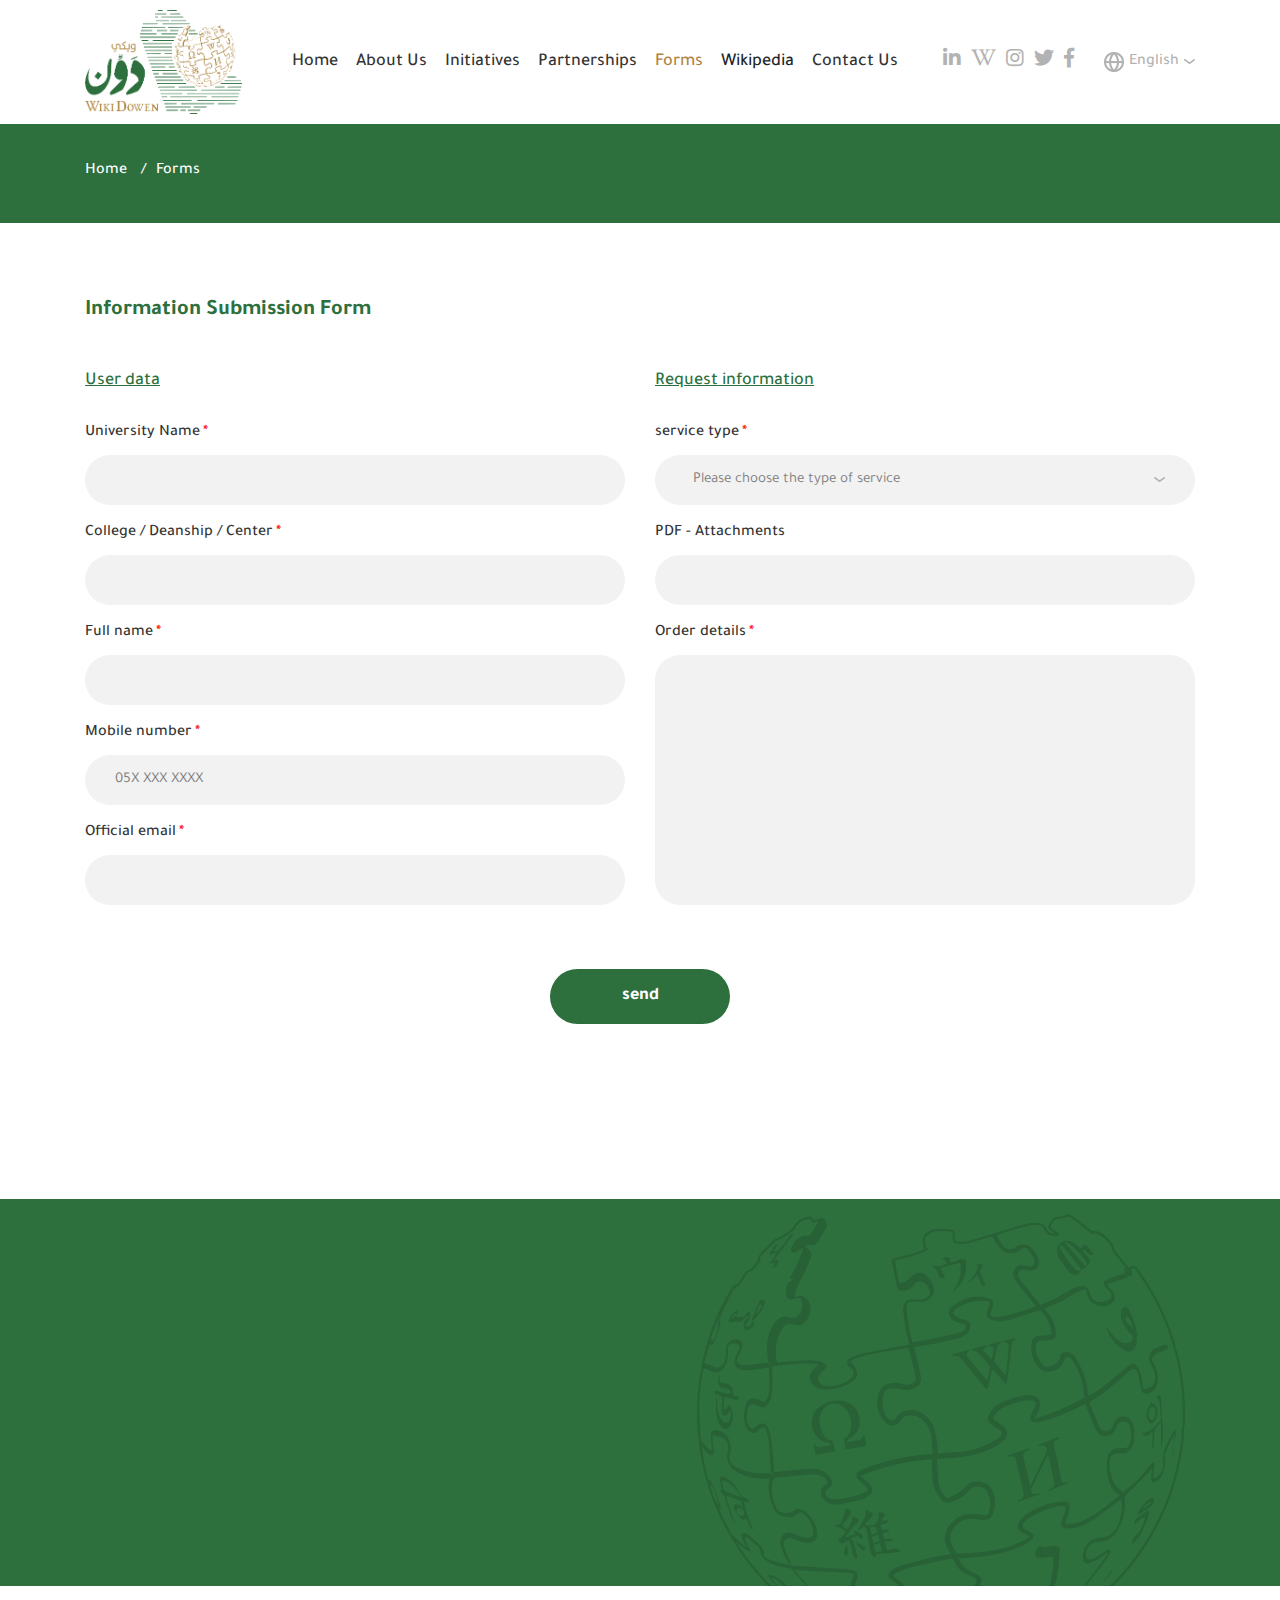
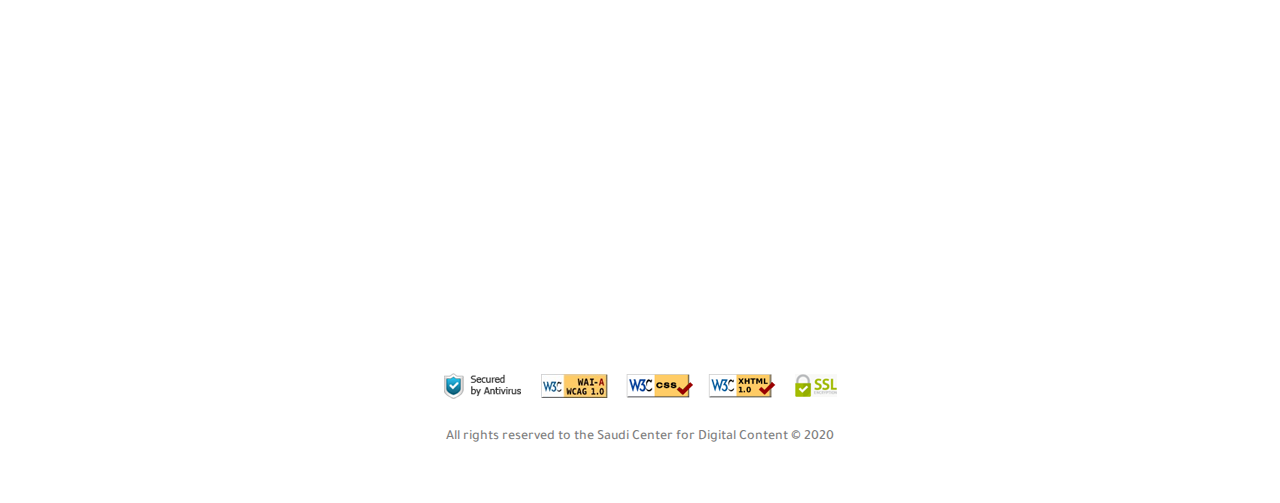
<file: forms-en.html>
<!DOCTYPE HTML>
<HTML dir="ltr" lang="en-US">

<head>
    <meta charset="UTF-8" />
    <meta name="viewport" content="width=device-width, initial-scale=1, shrink-to-fit=no, user-scalable=no" />
    <title>WIKIDOWEN</title>
    <link rel='shortcut icon' type='img/png' href='images/fav.png' />
    <link rel="stylesheet" href="css/bootstrap.min.css" />
    <link rel="stylesheet" href="css/owl.carousel.min.css" />
    <link rel="stylesheet" href="css/fontawesome.min.css" />
    <link rel="stylesheet" href="css/animate.css" />
    <link rel="stylesheet" href="css/select2.min.css" />
    <link rel="stylesheet" href="css/main.css" />
</head>

<body class="overflow">
    <!-- Start preloader -->
    <div class="pre-loader">
        <div class="content">
            <div class="img-cont">
                <div class="grey-cont">
                    <img src="images/logo.png" />
                </div>
                <div class="color-cont">
                    <img src="images/logo.png" />
                </div>
            </div>
        </div>
    </div>
    <!-- End preloader -->

    <!-- Start Header -->
    <header>
        <div class="container">
            <div class="header">
                <a href="index-en.html" class="logo"><img src="images/logo.png" class="img-fluid"></a>
                <nav>
                    <div class="nav-cont">
                        <span class="close-btn"><i class="fas fa-times"></i></span>
                        <ul class="mo-nav list-unstyled fixall">
                            <li class="nav-li">
                                <a href="index-en.html" class="nav-a fixall">Home</a>
                            </li>
                            <li class="nav-li ">
                                <a href="about-en.html" class="nav-a fixall">About Us</a>
                            </li>
                            <li class="nav-li">
                                <a href="Initiatives-en.html" class="nav-a fixall">Initiatives</a>
                            </li>
                            <li class="nav-li">
                                <a href="partnerships-en.html" class="nav-a fixall">Partnerships</a>
                            </li>
                            <li class="nav-li active">
                                <a href="forms-en.html" class="nav-a fixall">Forms</a>
                            </li>
                            <li class="nav-li drop-btn">
                                <a class="nav-a fixall">Wikipedia</a>
                                <ul class="drop-ul list-unstyled fixall">
                                    <li class="drop-li">
                                        <a href="#!" class="drop-a fixall">Explanatory explanations</a>
                                    </li>
                                    <li class="drop-li">
                                        <a href="#!" class="drop-a fixall">How to participate</a>
                                    </li>
                                    <li class="drop-li">
                                        <a href="#!" class="drop-a fixall">Suggested articles</a>
                                    </li>
                                    <li class="drop-li">
                                        <a href="#!" class="drop-a fixall">Share your article</a>
                                    </li>
                                </ul>
                            </li>
                            <li class="nav-li ">
                                <a href="contact-en.html" class="nav-a fixall">Contact Us</a>
                            </li>
                        </ul>
                        <div class="links-nav">
                            <div class="social-cont">
                                <a href="#!" class="social-link fixall">
                                    <i class="fab fa-linkedin-in"></i>
                                </a>
                                <a href="#!" class="social-link fixall">
                                    <i class="fab fa-wikipedia-w"></i>
                                </a>
                                <a href="#!" class="social-link fixall">
                                    <i class="fab fa-instagram"></i>
                                </a>
                                <a href="#!" class="social-link fixall">
                                    <i class="fab fa-twitter"></i>
                                </a>
                                <a href="#!" class="social-link fixall">
                                    <i class="fab fa-facebook-f"></i>
                                </a>
                            </div>
                            <div class="lang-cont">
                                <span class="lang-anchor">
                                    <img src="images/lang.png" class="img-fluid">
                                    <span class="lang-text">English</span>
                                </span>
                                <div class="drop-lang">
                                    <a href="forms.html" class="lang-link fixall">العربية</a>
                                    <a href="forms-en.html" class="lang-link fixall">English</a>
                                </div>
                            </div>
                        </div>
                    </div>
                </nav>

                <span class="menu-btn"><i class="fas fa-bars"></i></span>
            </div>
        </div>
    </header>
    <!-- End Header -->

    <!-- Start Breadcrumb -->
    <div class="mo-breadcrumb">
        <div class="container">
            <ul class="breadcrumb-ul list-unstyled fixall">
                <li class="page-li">
                    <a href="index-en.html" class="page-a fixall">Home</a>
                </li>
                <li class="page-li">
                    <a href="forms-en.html" class="page-a fixall">Forms</a>
                </li>
            </ul>
        </div>
    </div>
    <!-- End Breadcrumb -->

    <!-- Start Content -->
    <div class="forms-page">
        <div class="container">
            <h2 class="formas-head fixall">Information Submission Form</h2>
            <form class="forms-form">
                <div class="form-grid">
                    <div class="data-from">
                        <h3 class="col-title fixall">User data</h3>
                        <div class="input-label req">
                            <span class="mo-label">University Name</span>
                            <div class="input-cont">
                                <input type="text" class="form-input fixall">
                            </div>
                        </div>
                        <div class="input-label req">
                            <span class="mo-label">College / Deanship / Center</span>
                            <div class="input-cont">
                                <input type="text" class="form-input fixall">
                            </div>
                        </div>
                        <div class="input-label req">
                            <span class="mo-label">Full name</span>
                            <div class="input-cont">
                                <input type="text" class="form-input fixall">
                            </div>
                        </div>
                        <div class="input-label req">
                            <span class="mo-label">Mobile number</span>
                            <div class="input-cont">
                                <input type="tel" class="form-input fixall" placeholder="05X XXX XXXX">
                            </div>
                        </div>
                        <div class="input-label req">
                            <span class="mo-label">Official email</span>
                            <div class="input-cont">
                                <input type="email" class="form-input fixall">
                            </div>
                        </div>
                    </div>
                    <div class="info-from">
                        <h3 class="col-title fixall">Request information</h3>
                        <div class="input-label req">
                            <span class="mo-label">service type</span>
                            <div class="select-cont">
                                <select class="form-select fixall">
                                    <option hidden>Please choose the type of service</option>
                                    <option value="serv1">service 1</option>
                                    <option value="serv2">service 2</option>
                                    <option value="serv3">service 3</option>
                                    <option value="serv4">service 4</option>
                                    <option value="serv5">service 5</option>
                                </select>
                            </div>
                        </div>
                        <div class="input-label">
                            <span class="mo-label">PDF - Attachments</span>
                            <div class="input-cont">
                                <input type="file" class="form-file fixall" accept="application/pdf">
                                <input class="file-value fixall"></input>
                            </div>
                        </div>
                        <div class="input-label req">
                            <span class="mo-label">Order details</span>
                            <div class="input-cont">
                                <textarea class="form-input form-text fixall"></textarea>
                            </div>
                        </div>
                    </div>
                </div>
                <button type="submit" class="form-submit fixall">send</button>
            </form>
        </div>
    </div>
    <!-- End Content -->

    <!-- Start join -->
    <div class="join-footer">
        <img src="images/bat-back.png" class="pat">
        <h3 class="join-head fixall wow fadeInUp">
            Share with us a request, a suggestion or an inquiry
        </h3>
        <p class="join-text fixall wow fadeInUp" data-wow-delay="0.15s">
            He contributed to enriching Saudi, Arabic & Islamic digital content in the free encyclopedia Wikipedia
        </p>
        <a href="#!" class="about-btn fixall join-btn wow fadeInUp" data-wow-delay="0.3s">
            <span>Join Now</span>
        </a>
    </div>
    <!-- End join -->

    <!-- Start Footer -->
    <footer>
        <div class="container">
            <div class="footer">
                <div class="row">
                    <div class="col-xl-4 col-md-6 wow fadeInDown">
                        <div class="twits-cont">
                            <h2 class="footer-head fixall">Our Twitter account </h2>
                            <div class="twits-list">
                                <div class="twit">
                                    <div class="twit-head">
                                        <a href="#!" class="owner fixall">@wiki_dowen</a>
                                        <span class="date">30 June 2020</span>
                                    </div>
                                    <p class="twit-body fixall">
                                        Lorem ipsum dolor sit amet consectetur adipisicing elit. Laborum, nobis?
                                    </p>
                                </div>
                                <div class="twit">
                                    <div class="twit-head">
                                        <a href="#!" class="owner fixall">@wiki_dowen</a>
                                        <span class="date">30 June 2020</span>
                                    </div>
                                    <p class="twit-body fixall">
                                        Lorem ipsum dolor sit amet consectetur adipisicing elit. Laborum, nobis?
                                    </p>
                                </div>
                            </div>
                        </div>
                    </div>
                    <div class="col-xl-2 col-md-3 wow fadeInDown" data-wow-delay="0.15s">
                        <div class="foot-nav-cont important-links">
                            <h2 class="footer-head fixall">Important links</h2>
                            <ul class="nav-foot fixall list-unstyled">
                                <li class="nav-foot-li fixall"><a href="#!" class="nav-foot-link fixall">Saudi Center
                                        for Digital Content</a></li>
                                <li class="nav-foot-li fixall"><a href="#!" class="nav-foot-link fixall">Saudi
                                        history</a></li>
                                <li class="nav-foot-li fixall"><a href="#!" class="nav-foot-link fixall">Saudi Ministry
                                        of Culture</a></li>
                                <li class="nav-foot-li fixall"><a href="#!" class="nav-foot-link fixall">King Abdulaziz
                                        Circle</a></li>
                            </ul>
                        </div>
                    </div>
                    <div class="col-xl-2 col-md-3  wow fadeInDown" data-wow-delay="0.3s">
                        <div class="foot-nav-cont quick-links">
                            <h2 class="footer-head fixall">Quick links</h2>
                            <ul class="nav-foot fixall list-unstyled">
                                <li class="nav-foot-li fixall"><a href="#!" class="nav-foot-link fixall">About Us</a>
                                </li>
                                <li class="nav-foot-li fixall"><a href="Initiatives-en.html"
                                        class="nav-foot-link fixall">Initiatives</a>
                                </li>
                                <li class="nav-foot-li fixall"><a href="partnerships-en.html"
                                        class="nav-foot-link fixall">Partnerships</a>
                                </li>
                                <li class="nav-foot-li fixall"><a href="forms-en.html"
                                        class="nav-foot-link fixall">Forms</a>
                                </li>
                                <li class="nav-foot-li fixall"><a href="contact-en.html"
                                        class="nav-foot-link fixall">Connect Us</a>
                                </li>
                            </ul>
                        </div>
                    </div>
                    <div class="col-xl-4 wow fadeInDown" data-wow-delay="0.45s">
                        <div class="news-cont">
                            <h2 class="news-head fixall">Newsletter</h2>
                            <p class="news-subhead fixall">Subscribe to receive WIKIDOWEN lattest news </p>
                            <form class="news-form fixall">
                                <input type="email" class="fixall news-input" placeholder="Enter your email address">
                                <button type="submit" class="news-btn fixall"><i class="fas fa-check"></i></button>
                            </form>
                            <div class="social-cont">
                                <a href="#!" class="social-link fixall">
                                    <i class="fab fa-linkedin-in"></i>
                                </a>
                                <a href="#!" class="social-link fixall">
                                    <i class="fab fa-wikipedia-w"></i>
                                </a>
                                <a href="#!" class="social-link fixall">
                                    <i class="fab fa-instagram"></i>
                                </a>
                                <a href="#!" class="social-link fixall">
                                    <i class="fab fa-twitter"></i>
                                </a>
                                <a href="#!" class="social-link fixall">
                                    <i class="fab fa-facebook-f"></i>
                                </a>
                            </div>
                        </div>
                    </div>
                </div>
            </div>
            <div class="last-footer">
                <div class="pay"><img src="images/pay.png" class="img-fluid"></div>
                <div class="copyrights">All rights reserved <span>to the Saudi Center for Digital Content © 2020</span>
                </div>
            </div>
        </div>
    </footer>
    <!-- End Footer -->
    <script src="js/jquery-3.3.1.min.js"></script>
    <script src="js/bootstrap.min.js"></script>
    <script src="js/owl.carousel.min.js"></script>
    <script src="js/wow.min.js"></script>
    <script src="js/select2.min.js"></script>
    <script src="js/main.js"></script>
</body>

</HTML>
</file>
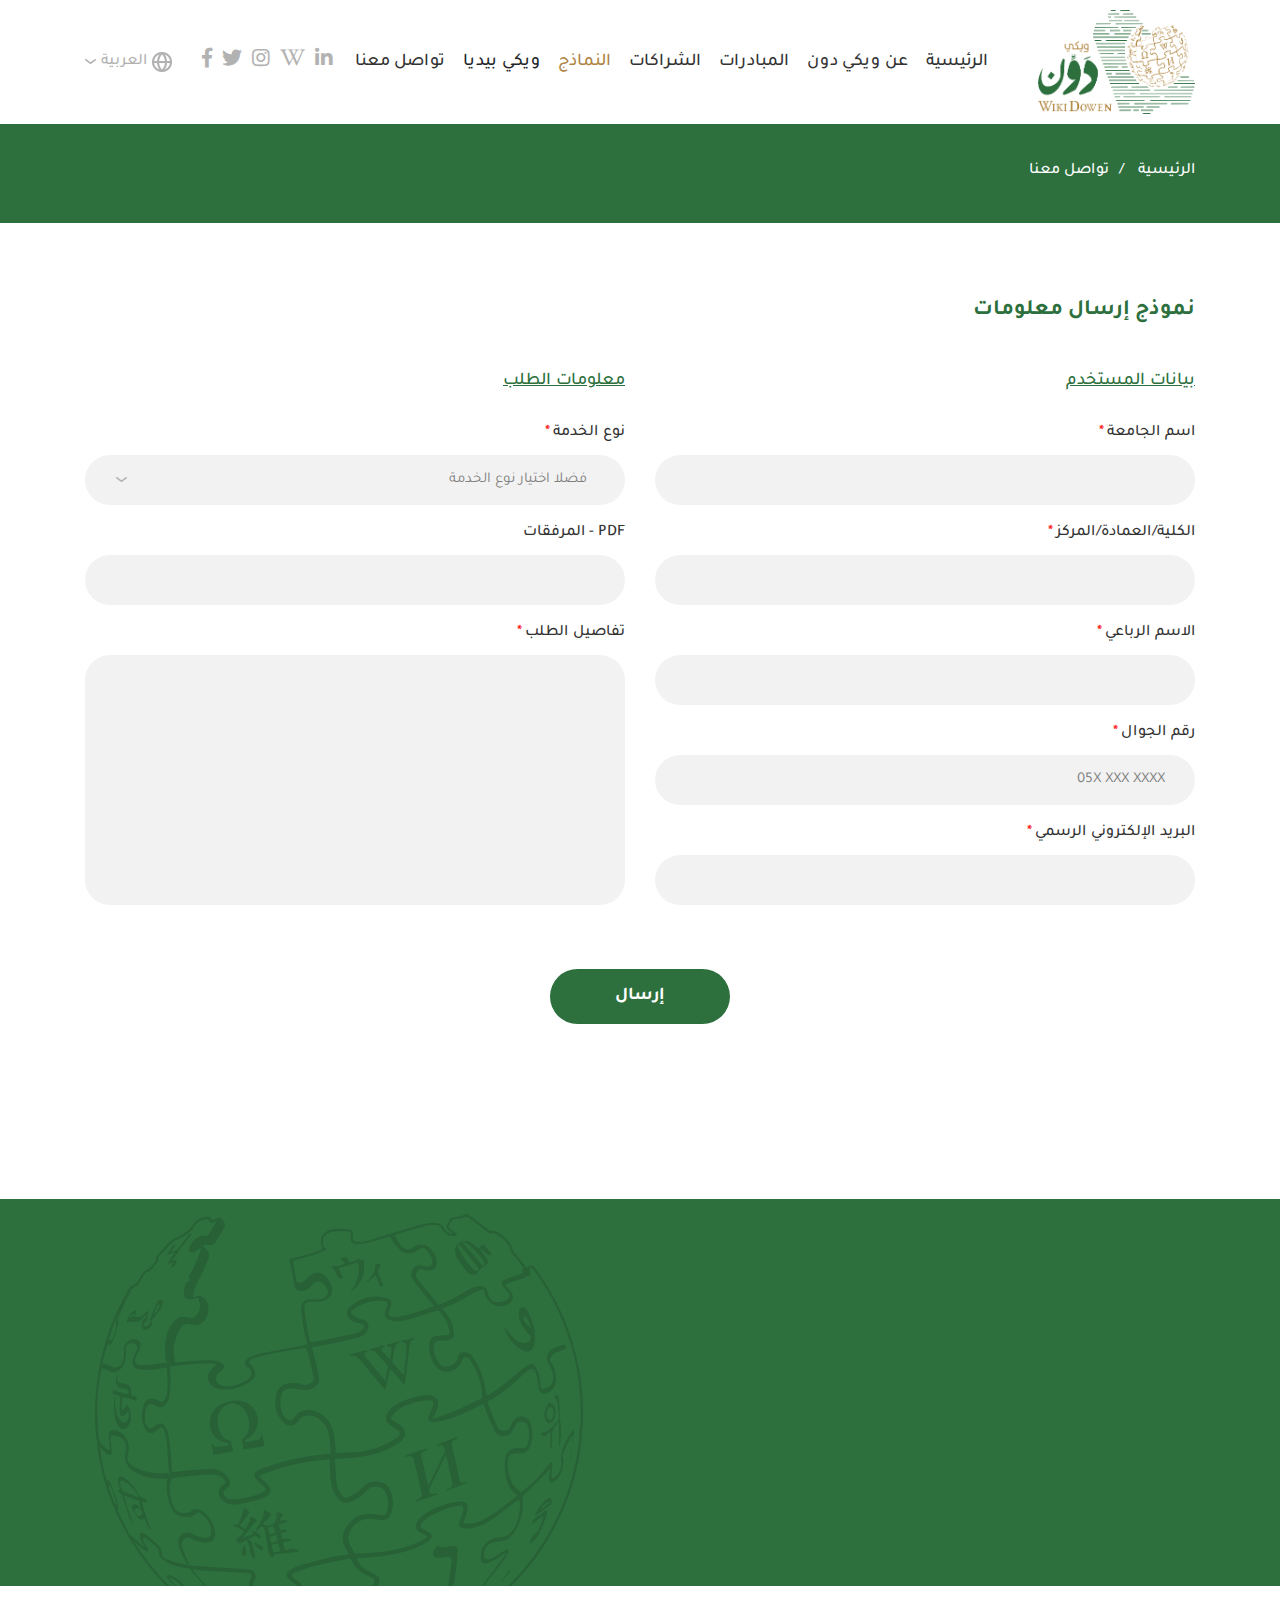
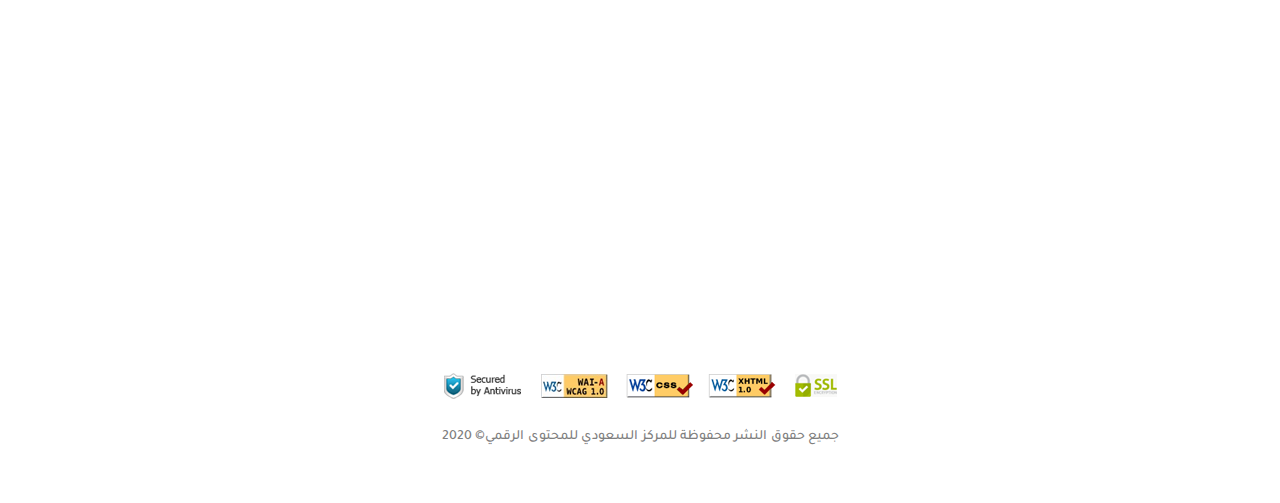
<file: forms.html>
<!DOCTYPE HTML>
<HTML dir="rtl" lang="ar">

<head>
    <meta charset="UTF-8" />
    <meta name="viewport" content="width=device-width, initial-scale=1, shrink-to-fit=no, user-scalable=no" />
    <title>ويكى دون</title>
    <link rel='shortcut icon' type='img/png' href='images/fav.png' />
    <link rel="stylesheet" href="css/bootstrap.min.css" />
    <link rel="stylesheet" href="css/bootstrap-rtl.min.css" />
    <link rel="stylesheet" href="css/owl.carousel.min.css" />
    <link rel="stylesheet" href="css/fontawesome.min.css" />
    <link rel="stylesheet" href="css/animate.css" />
    <link rel="stylesheet" href="css/select2.min.css" />
    <link rel="stylesheet" href="css/main.css" />
</head>

<body class="overflow">
    <!-- Start preloader -->
    <div class="pre-loader">
        <div class="content">
            <div class="img-cont">
                <div class="grey-cont">
                    <img src="images/logo.png" />
                </div>
                <div class="color-cont">
                    <img src="images/logo.png" />
                </div>
            </div>
        </div>
    </div>
    <!-- End preloader -->

    <!-- Start Header -->
    <header>
        <div class="container">
            <div class="header">
                <a href="index.html" class="logo"><img src="images/logo.png" class="img-fluid"></a>
                <nav>
                    <div class="nav-cont">
                        <span class="close-btn"><i class="fas fa-times"></i></span>
                        <ul class="mo-nav list-unstyled fixall">
                            <li class="nav-li">
                                <a href="index.html" class="nav-a fixall">الرئيسية</a>
                            </li>
                            <li class="nav-li ">
                                <a href="about.html" class="nav-a fixall">عن ويكي دون</a>
                            </li>
                            <li class="nav-li">
                                <a href="Initiatives.html" class="nav-a fixall">المبادرات</a>
                            </li>
                            <li class="nav-li">
                                <a href="partnerships.html" class="nav-a fixall">الشراكات</a>
                            </li>
                            <li class="nav-li active">
                                <a href="forms.html" class="nav-a fixall">النماذج</a>
                            </li>
                            <li class="nav-li drop-btn">
                                <a class="nav-a fixall">ويكي بيديا</a>
                                <ul class="drop-ul list-unstyled fixall">
                                    <li class="drop-li">
                                        <a href="#!" class="drop-a fixall">شروحات توضيحية</a>
                                    </li>
                                    <li class="drop-li">
                                        <a href="#!" class="drop-a fixall">كيفية المشاركة</a>
                                    </li>
                                    <li class="drop-li">
                                        <a href="#!" class="drop-a fixall">مقالات مقترحة</a>
                                    </li>
                                    <li class="drop-li">
                                        <a href="#!" class="drop-a fixall">شارك مقالك</a>
                                    </li>
                                </ul>
                            </li>
                            <li class="nav-li ">
                                <a href="contact.html" class="nav-a fixall">تواصل معنا</a>
                            </li>
                        </ul>
                        <div class="links-nav">
                            <div class="social-cont">
                                <a href="#!" class="social-link fixall">
                                    <i class="fab fa-linkedin-in"></i>
                                </a>
                                <a href="#!" class="social-link fixall">
                                    <i class="fab fa-wikipedia-w"></i>
                                </a>
                                <a href="#!" class="social-link fixall">
                                    <i class="fab fa-instagram"></i>
                                </a>
                                <a href="#!" class="social-link fixall">
                                    <i class="fab fa-twitter"></i>
                                </a>
                                <a href="#!" class="social-link fixall">
                                    <i class="fab fa-facebook-f"></i>
                                </a>
                            </div>
                            <div class="lang-cont">
                                <span class="lang-anchor">
                                    <img src="images/lang.png" class="img-fluid">
                                    <span class="lang-text">العربية</span>
                                </span>
                                <div class="drop-lang">
                                    <a href="forms.html" class="lang-link fixall">العربية</a>
                                    <a href="forms-en.html" class="lang-link fixall">English</a>
                                </div>
                            </div>
                        </div>
                    </div>
                </nav>

                <span class="menu-btn"><i class="fas fa-bars"></i></span>
            </div>
        </div>
    </header>
    <!-- End Header -->

    <!-- Start Breadcrumb -->
    <div class="mo-breadcrumb">
        <div class="container">
            <ul class="breadcrumb-ul list-unstyled fixall">
                <li class="page-li">
                    <a href="index.html" class="page-a fixall">الرئيسية</a>
                </li>
                <li class="page-li">
                    <a href="forms.html" class="page-a fixall">تواصل معنا</a>
                </li>
            </ul>
        </div>
    </div>
    <!-- End Breadcrumb -->

    <!-- Start Content -->
    <div class="forms-page">
        <div class="container">
            <h2 class="formas-head fixall">نموذج إرسال معلومات</h2>
            <form class="forms-form">
                <div class="form-grid">
                    <div class="data-from">
                        <h3 class="col-title fixall">بيانات المستخدم</h3>
                        <div class="input-label req">
                            <span class="mo-label">اسم الجامعة</span>
                            <div class="input-cont">
                                <input type="text" class="form-input fixall">
                            </div>
                        </div>
                        <div class="input-label req">
                            <span class="mo-label">الكلية/العمادة/المركز</span>
                            <div class="input-cont">
                                <input type="text" class="form-input fixall">
                            </div>
                        </div>
                        <div class="input-label req">
                            <span class="mo-label">الاسم الرباعي</span>
                            <div class="input-cont">
                                <input type="text" class="form-input fixall">
                            </div>
                        </div>
                        <div class="input-label req">
                            <span class="mo-label">رقم الجوال</span>
                            <div class="input-cont">
                                <input type="tel" class="form-input fixall" placeholder="05X XXX XXXX">
                            </div>
                        </div>
                        <div class="input-label req">
                            <span class="mo-label">البريد الإلكتروني الرسمي</span>
                            <div class="input-cont">
                                <input type="email" class="form-input fixall">
                            </div>
                        </div>
                    </div>
                    <div class="info-from">
                        <h3 class="col-title fixall">معلومات الطلب</h3>
                        <div class="input-label req">
                            <span class="mo-label">نوع الخدمة</span>
                            <div class="select-cont">
                                <select class="form-select fixall">
                                    <option hidden>فضلا اختيار نوع الخدمة</option>
                                    <option value="serv1">الخدمة 1</option>
                                    <option value="serv2">الخدمة 2</option>
                                    <option value="serv3">الخدمة 3</option>
                                    <option value="serv4">الخدمة 4</option>
                                    <option value="serv5">الخدمة 5</option>
                                </select>
                            </div>
                        </div>
                        <div class="input-label">
                            <span class="mo-label">PDF - المرفقات</span>
                            <div class="input-cont">
                                <input type="file" class="form-file fixall" accept="application/pdf">
                                <input class="file-value fixall"></input>
                            </div>
                        </div>
                        <div class="input-label req">
                            <span class="mo-label">تفاصيل الطلب</span>
                            <div class="input-cont">
                                <textarea class="form-input form-text fixall"></textarea>
                            </div>
                        </div>
                    </div>
                </div>
                <button type="submit" class="form-submit fixall">إرسال</button>
            </form>
        </div>
    </div>
    <!-- End Content -->

    <!-- Start join -->
    <div class="join-footer">
        <img src="images/bat-back.png" class="pat">
        <h3 class="join-head fixall wow fadeInUp">
            شاركنا بطلب أو إقتراح أو استفسار
        </h3>
        <p class="join-text fixall wow fadeInUp" data-wow-delay="0.15s">
            وساهم في إثراء المحتوى الرقمي السعودي والعربي والإسلامي في الموسوعة الحرة ويكيبيديا
        </p>
        <a href="#!" class="about-btn fixall join-btn wow fadeInUp" data-wow-delay="0.3s">
            <span>شارك الآن</span>
        </a>
    </div>
    <!-- End join -->

    <!-- Start Footer -->
    <footer>
        <div class="container">
            <div class="footer">
                <div class="row">
                    <div class="col-xl-4 col-md-6 wow fadeInDown">
                        <div class="twits-cont">
                            <h2 class="footer-head fixall">حسابنا على تويتر</h2>
                            <div class="twits-list">
                                <div class="twit">
                                    <div class="twit-head">
                                        <a href="#!" class="owner fixall">@ويكي_دون</a>
                                        <span class="date">30 يونيو 2020</span>
                                    </div>
                                    <p class="twit-body fixall">
                                        هناك حقيقة مثبتة منذ زمن طويل وهي أن المحتوى
                                        المقروء لصفحة ما سيلهي القارئ
                                    </p>
                                </div>
                                <div class="twit">
                                    <div class="twit-head">
                                        <a href="#!" class="owner fixall">@ويكي_دون</a>
                                        <span class="date">30 يونيو 2020</span>
                                    </div>
                                    <p class="twit-body fixall">
                                        هناك حقيقة مثبتة منذ زمن طويل وهي أن المحتوى
                                        المقروء لصفحة ما سيلهي القارئ
                                    </p>
                                </div>
                            </div>
                        </div>
                    </div>
                    <div class="col-xl-2 col-md-3 wow fadeInDown" data-wow-delay="0.15s">
                        <div class="foot-nav-cont important-links">
                            <h2 class="footer-head fixall">روابط هامة</h2>
                            <ul class="nav-foot fixall list-unstyled">
                                <li class="nav-foot-li fixall"><a href="#!" class="nav-foot-link fixall">المركز السعودي
                                        للمحتوى
                                        الرقمي</a></li>
                                <li class="nav-foot-li fixall"><a href="#!" class="nav-foot-link fixall">التاريخ
                                        السعودي</a></li>
                                <li class="nav-foot-li fixall"><a href="#!" class="nav-foot-link fixall">وزارة الثقافة
                                        السعودية</a></li>
                                <li class="nav-foot-li fixall"><a href="#!" class="nav-foot-link fixall">دارة الملك
                                        عبدالعزيز</a></li>
                            </ul>
                        </div>
                    </div>
                    <div class="col-xl-2 col-md-3  wow fadeInDown" data-wow-delay="0.3s">
                        <div class="foot-nav-cont quick-links">
                            <h2 class="footer-head fixall">روابط سريعة</h2>
                            <ul class="nav-foot fixall list-unstyled">
                                <li class="nav-foot-li fixall"><a href="about.html" class="nav-foot-link fixall">عن ويكي
                                        دون</a></li>
                                <li class="nav-foot-li fixall"><a href="Initiatives.html"
                                        class="nav-foot-link fixall">المبادرات</a>
                                </li>
                                <li class="nav-foot-li fixall"><a href="partnerships.html"
                                        class="nav-foot-link fixall">الشراكات</a>
                                </li>
                                <li class="nav-foot-li fixall"><a href="forms.html"
                                        class="nav-foot-link fixall">النماذج</a></li>
                                <li class="nav-foot-li fixall"><a href="contact.html" class="nav-foot-link fixall">تواصل
                                        معنا</a></li>
                            </ul>
                        </div>
                    </div>
                    <div class="col-xl-4 wow fadeInDown" data-wow-delay="0.45s">
                        <div class="news-cont">
                            <h2 class="news-head fixall">النشرة البريدية</h2>
                            <p class="news-subhead fixall">اشترك ليصلك جديد أخبار ويكي دون</p>
                            <form class="news-form fixall">
                                <input type="email" class="fixall news-input" placeholder="ادخل بريدك الإلكتروني">
                                <button type="submit" class="news-btn fixall"><i class="fas fa-check"></i></button>
                            </form>
                            <div class="social-cont">
                                <a href="#!" class="social-link fixall">
                                    <i class="fab fa-linkedin-in"></i>
                                </a>
                                <a href="#!" class="social-link fixall">
                                    <i class="fab fa-wikipedia-w"></i>
                                </a>
                                <a href="#!" class="social-link fixall">
                                    <i class="fab fa-instagram"></i>
                                </a>
                                <a href="#!" class="social-link fixall">
                                    <i class="fab fa-twitter"></i>
                                </a>
                                <a href="#!" class="social-link fixall">
                                    <i class="fab fa-facebook-f"></i>
                                </a>
                            </div>
                        </div>
                    </div>
                </div>
            </div>
            <div class="last-footer">
                <div class="pay"><img src="images/pay.png" class="img-fluid"></div>
                <div class="copyrights">جميع حقوق النشر محفوظة <span>للمركز السعودي للمحتوى الرقمي© 2020</span></div>
            </div>
        </div>
    </footer>
    <!-- End Footer -->
    <script src="js/jquery-3.3.1.min.js"></script>
    <script src="js/bootstrap.min.js"></script>
    <script src="js/owl.carousel.min.js"></script>
    <script src="js/wow.min.js"></script>
    <script src="js/select2.min.js"></script>
    <script src="js/main.js"></script>
</body>

</HTML>
</file>
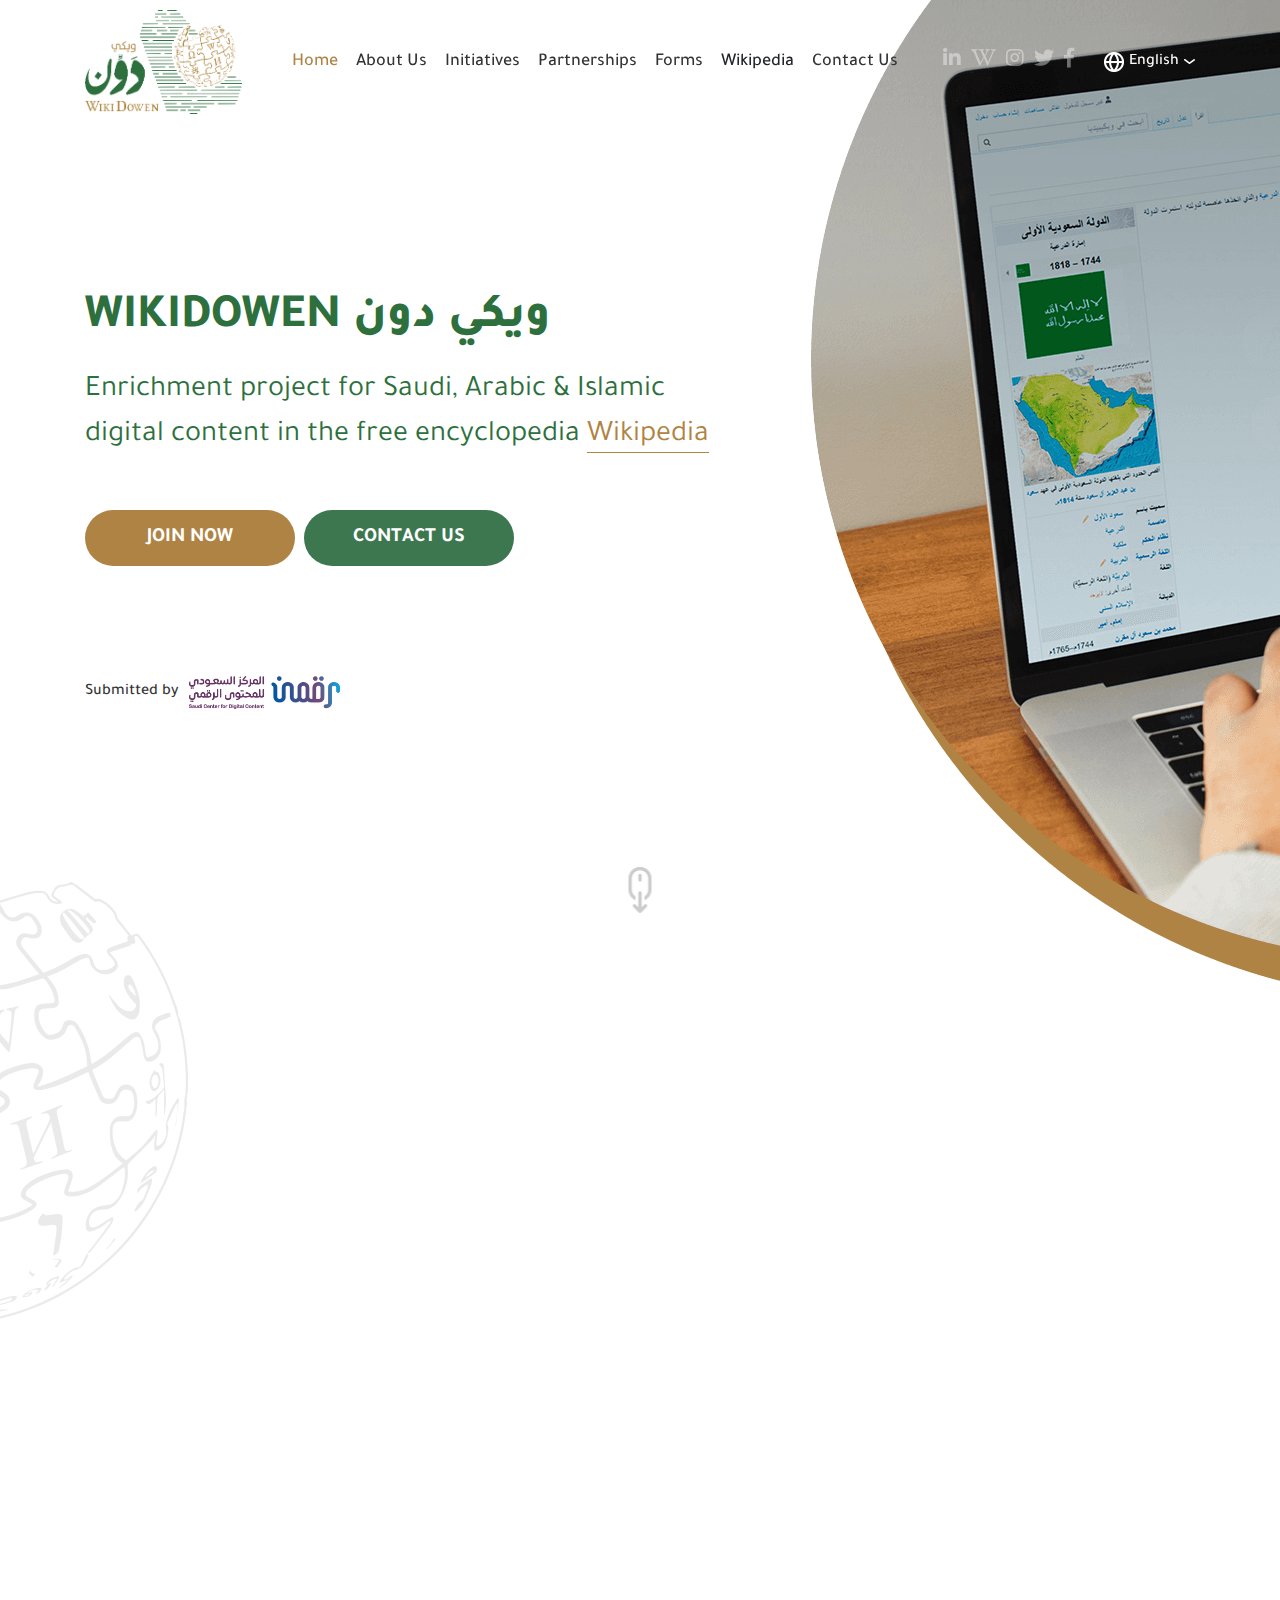
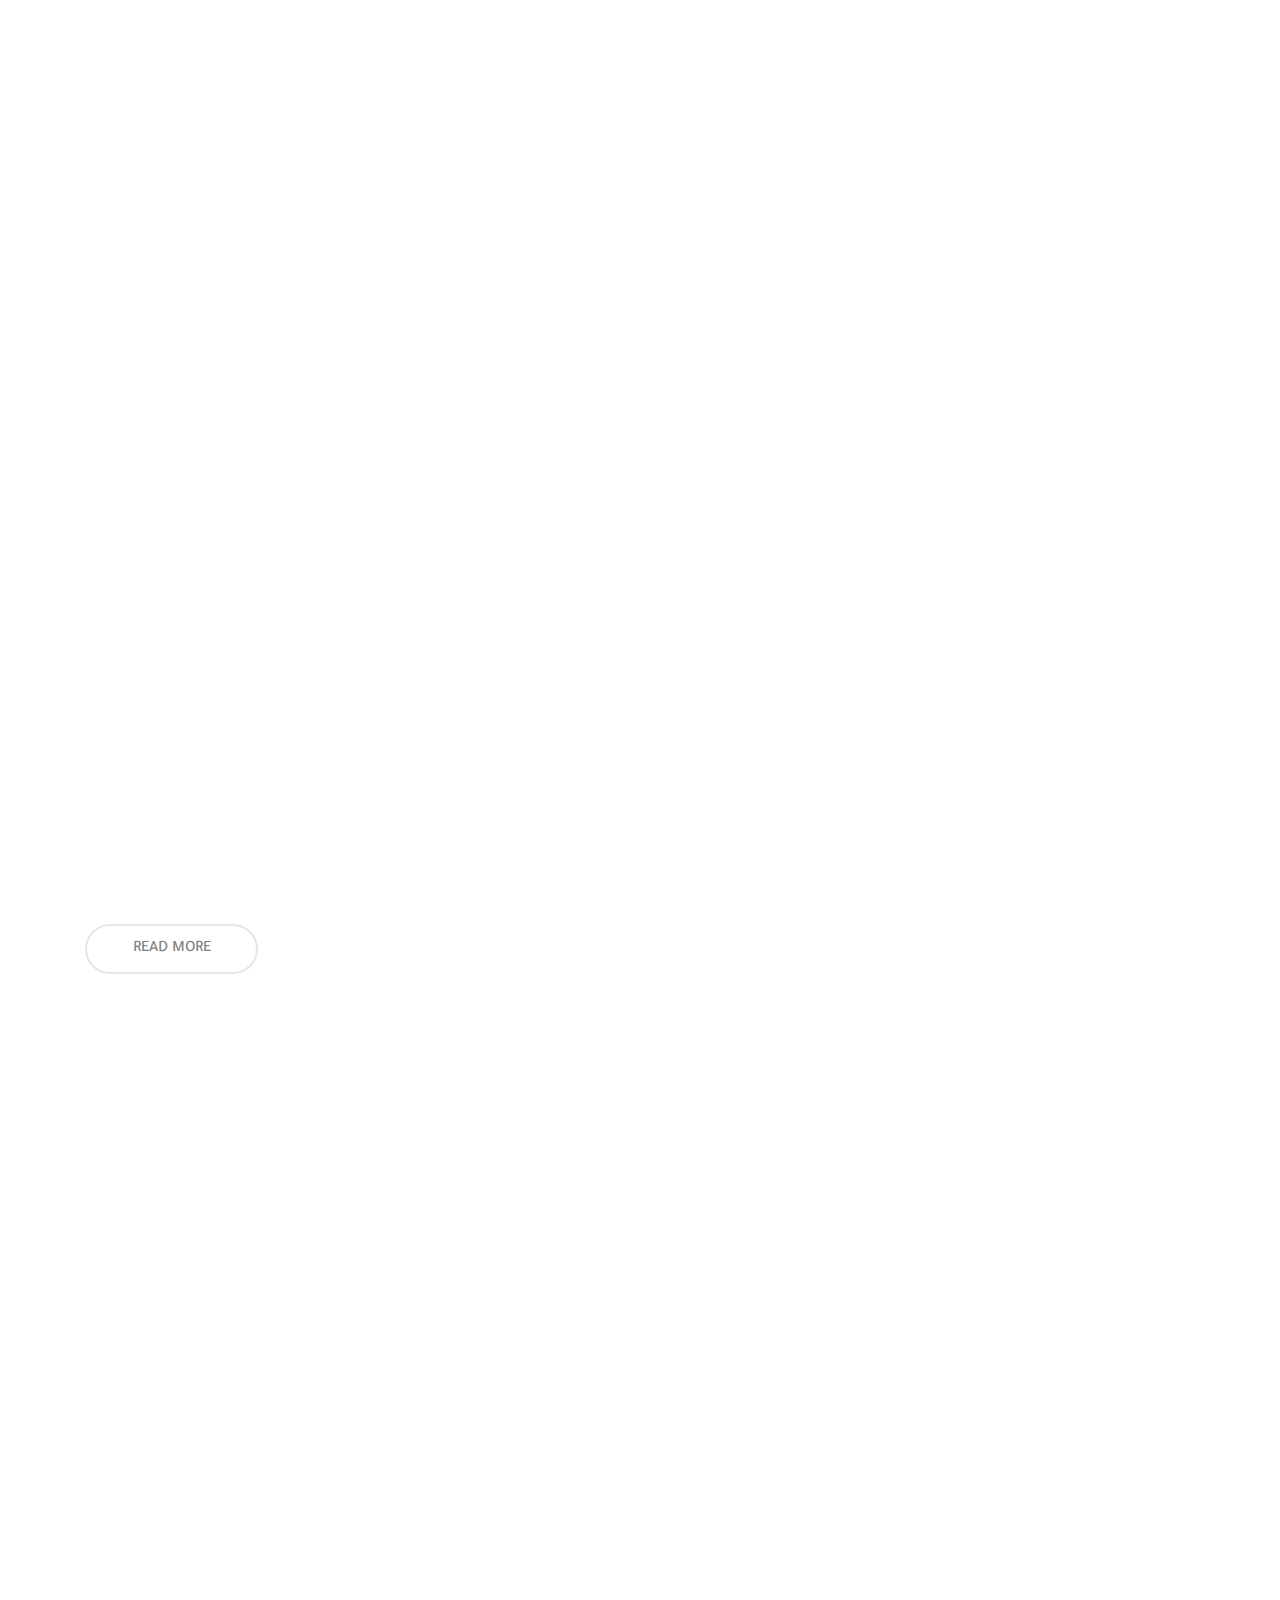
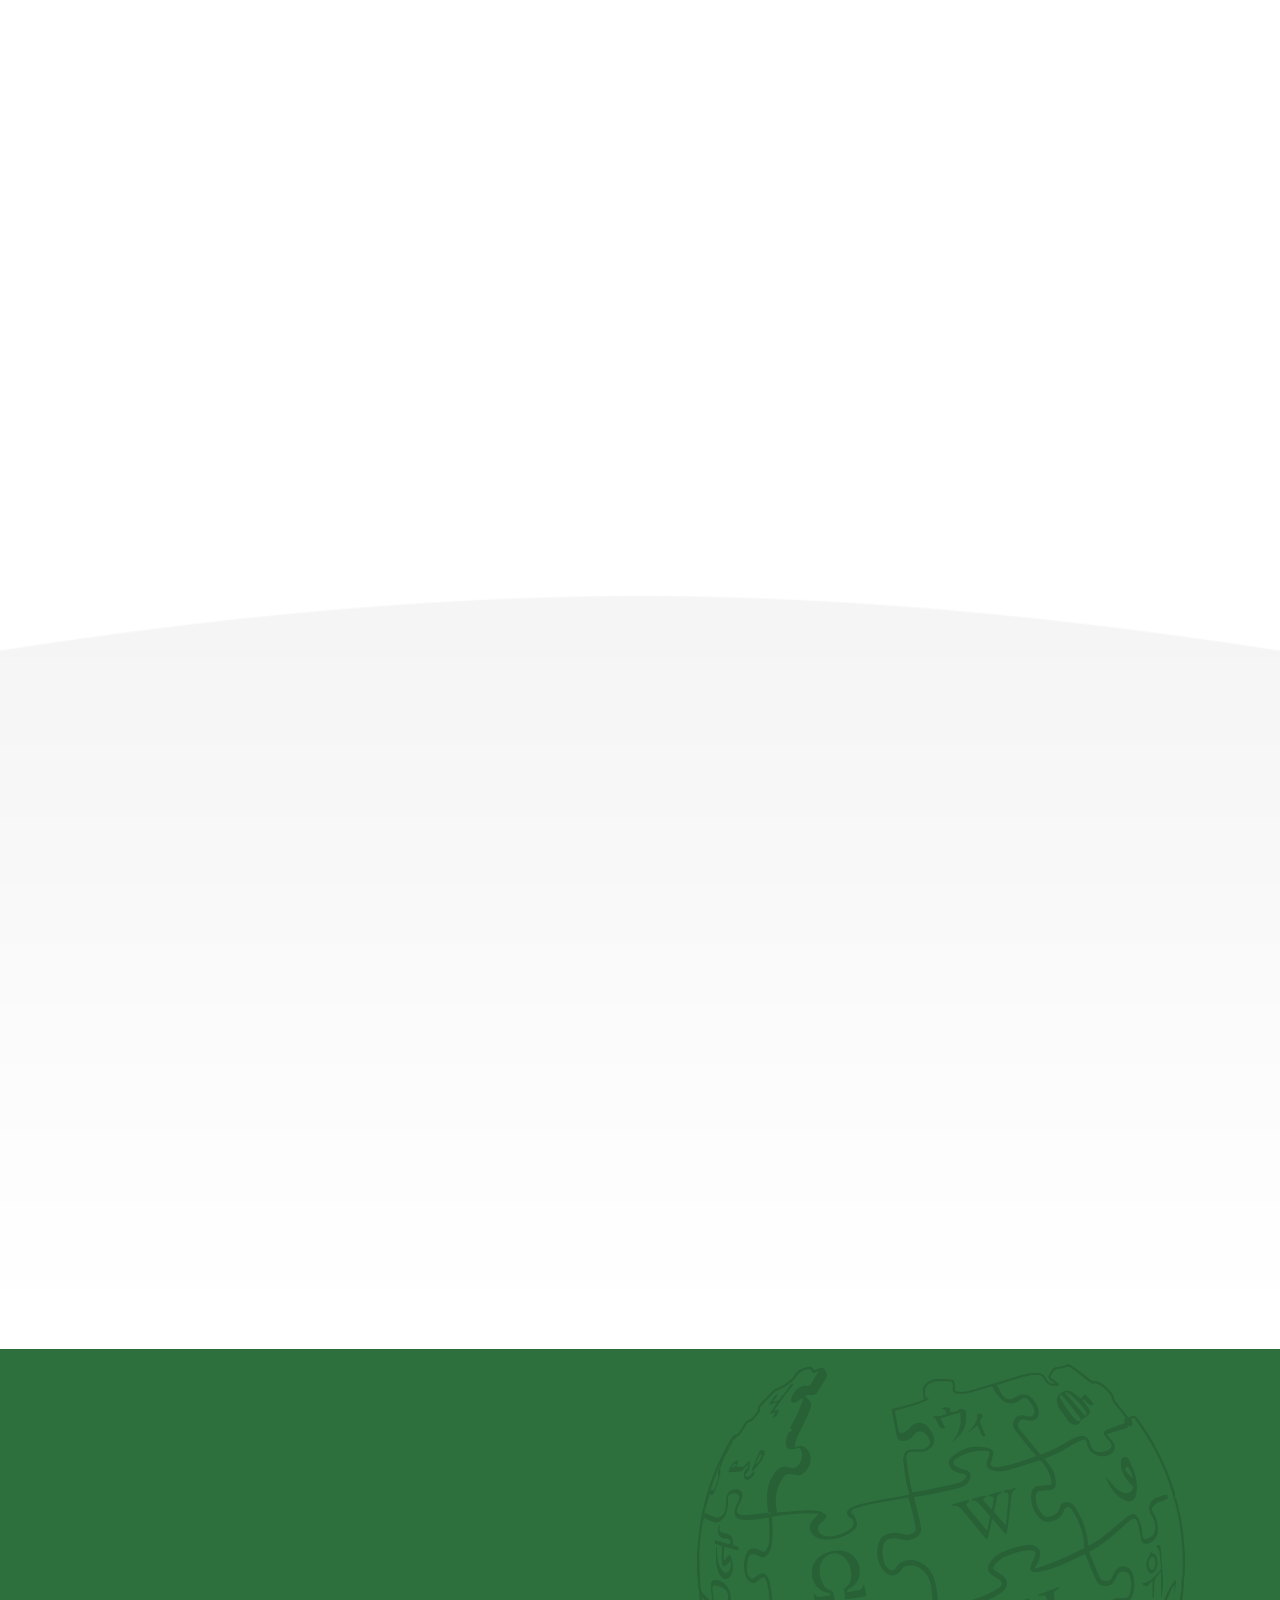
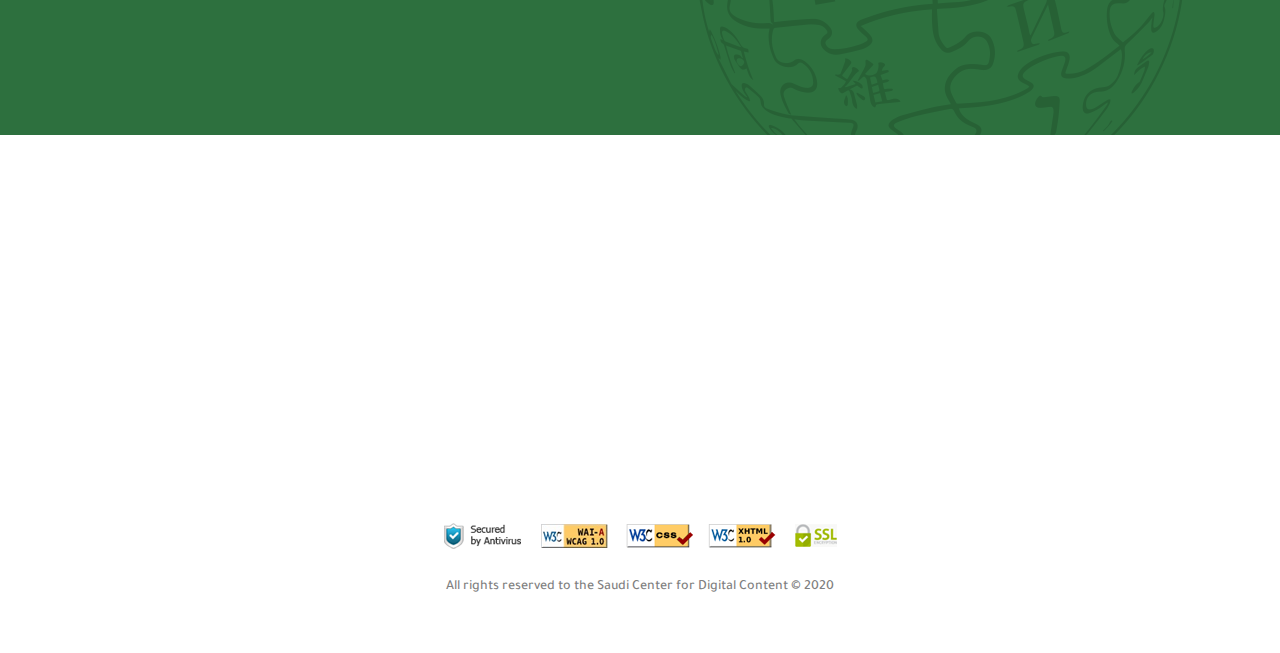
<file: index-en.html>
<!DOCTYPE HTML>
<HTML dir="ltr" lang="en-US">

<head>
    <meta charset="UTF-8" />
    <meta name="viewport" content="width=device-width, initial-scale=1, shrink-to-fit=no, user-scalable=no" />
    <title>WIKIDOWEN</title>
    <link rel='shortcut icon' type='img/png' href='images/fav.png' />
    <link rel="stylesheet" href="css/bootstrap.min.css" />
    <link rel="stylesheet" href="css/owl.carousel.min.css" />
    <link rel="stylesheet" href="css/fontawesome.min.css" />
    <link rel="stylesheet" href="css/animate.css" />
     <link rel="stylesheet" href="css/select2.min.css" />
    <link rel="stylesheet" href="css/main.css" />
</head>

<body class="overflow home-page">
    <!-- Start preloader -->
    <div class="pre-loader">
        <div class="content">
            <div class="img-cont">
                <div class="grey-cont">
                    <img src="images/logo.png" />
                </div>
                <div class="color-cont">
                    <img src="images/logo.png" />
                </div>
            </div>
        </div>
    </div>
    <!-- End preloader -->

    <!-- Start Header -->
    <header>
        <div class="container">
            <div class="header">
                <a href="index-en.html" class="logo"><img src="images/logo.png" class="img-fluid"></a>
                <nav>
                    <div class="nav-cont">
                        <span class="close-btn"><i class="fas fa-times"></i></span>
                        <ul class="mo-nav list-unstyled fixall">
                            <li class="nav-li active">
                                <a href="index-en.html" class="nav-a fixall">Home</a>
                            </li>
                            <li class="nav-li">
                                <a href="about-en.html" class="nav-a fixall">About Us</a>
                            </li>
                            <li class="nav-li">
                                <a href="Initiatives-en.html" class="nav-a fixall">Initiatives</a>
                            </li>
                            <li class="nav-li">
                                <a href="partnerships-en.html" class="nav-a fixall">Partnerships</a>
                            </li>
                            <li class="nav-li">
                                <a href="forms-en.html" class="nav-a fixall">Forms</a>
                            </li>
                            <li class="nav-li drop-btn">
                                <a class="nav-a fixall">Wikipedia</a>
                                <ul class="drop-ul list-unstyled fixall">
                                    <li class="drop-li">
                                        <a href="#!" class="drop-a fixall">Explanatory explanations</a>
                                    </li>
                                    <li class="drop-li">
                                        <a href="#!" class="drop-a fixall">How to participate</a>
                                    </li>
                                    <li class="drop-li">
                                        <a href="#!" class="drop-a fixall">Suggested articles</a>
                                    </li>
                                    <li class="drop-li">
                                        <a href="#!" class="drop-a fixall">Share your article</a>
                                    </li>
                                </ul>
                            </li>
                            <li class="nav-li">
                                <a href="contact-en.html" class="nav-a fixall">Contact Us</a>
                            </li>
                        </ul>
                        <div class="links-nav">
                            <div class="social-cont">
                                <a href="#!" class="social-link fixall">
                                    <i class="fab fa-linkedin-in"></i>
                                </a>
                                <a href="#!" class="social-link fixall">
                                    <i class="fab fa-wikipedia-w"></i>
                                </a>
                                <a href="#!" class="social-link fixall">
                                    <i class="fab fa-instagram"></i>
                                </a>
                                <a href="#!" class="social-link fixall">
                                    <i class="fab fa-twitter"></i>
                                </a>
                                <a href="#!" class="social-link fixall">
                                    <i class="fab fa-facebook-f"></i>
                                </a>
                            </div>
                            <div class="lang-cont">
                                <span class="lang-anchor">
                                    <img src="images/lang.png" class="img-fluid">
                                    <span class="lang-text">English</span>
                                </span>
                                <div class="drop-lang">
                                    <a href="index.html" class="lang-link fixall">العربية</a>
                                    <a href="index-en.html" class="lang-link fixall">English</a>
                                </div>
                            </div>
                        </div>
                    </div>
                </nav>

                <span class="menu-btn"><i class="fas fa-bars"></i></span>
            </div>
        </div>
    </header>
    <!-- End Header -->

    <!-- Start Main -->
    <main>
        <div class="container">
            <div class="about-sec">
                <h1 class="main-head fixall mobile-head wow fadeInUp"> WIKIDOWEN ويكي دون</h1>
                <div class="text-div">
                    <h1 class="main-head fixall wow fadeInUp"> WIKIDOWEN ويكي دون</h1>
                    <p class="main-desc fixall wow fadeInUp" data-wow-delay="0.2s">
                        Enrichment project for Saudi, Arabic & Islamic digital content in the free encyclopedia
                        <a href="https://ar.wikipedia.org/wiki/%D9%88%D9%8A%D9%83%D9%8A%D8%A8%D9%8A%D8%AF%D9%8A%D8%A7:%D9%85%D8%B4%D8%B1%D9%88%D8%B9_%D9%88%D9%8A%D9%83%D9%8A_%D8%AF%D9%88%D9%86"
                            class="fixall">Wikipedia</a>
                    </p>
                    <div class="about-btns wow fadeInUp" data-wow-delay="0.4s">
                        <a href="#!" class="about-btn fixall"><span>Join Now</span></a>
                        <a href="contact-en.html" class="about-btn fixall"><span>Contact Us</span></a>
                    </div>
                    <div class="top-copy wow fadeInUp" data-wow-delay="0.2s">
                        <span class="copy-title">Submitted by</span>
                        <a href="https://mo3az96.github.io/soon/"> <img src="images/raqmi-logo.png"
                                class="img-fluid"></a>
                    </div>
                </div>
                <div class="img-div wow zoomIn" data-wow-delay="0.2s">
                    <img src="images/001.png">
                </div>
                <a href="#scroll-sec" class="arrow-btn " data-wow-delay="0.2s""><img src=" images/down.png"
                    class="wow fadeInDown"></a>
            </div>
        </div>
    </main>
    <!-- End Main -->

    <!-- Start states -->
    <section id="scroll-sec">
        <div class="states-cont">
            <img src="images/bat-back.png" class="pat">
            <div class="container">
                <div class="states">
                    <h3 class="states-head fixall wow fadeInUp">The reality of Arabic content in the free encyclopedia
                        Wikipedia</h3>
                    <div class="states-flex">
                        <div class="state">
                            <span class="state-head wow fadeInUp">
                                %1.3
                            </span>
                            <p class="state-summ fixall wow fadeInUp" data-wow-delay="0.2s">
                                Articles in Arabic out of all articles in other languages
                            </p>
                        </div>
                        <div class="state">
                            <span class="state-head wow fadeInUp">
                                1
                            </span>
                            <p class="state-summ fixall wow fadeInUp" data-wow-delay="0.2s">
                                One editor for every one & a half million Arabic speakers
                            </p>
                        </div>
                        <div class="state">
                            <span class="state-head wow fadeInUp">
                                <img src="images/state.png" alt="">
                            </span>
                            <p class="state-summ fixall wow fadeInUp" data-wow-delay="0.2s">
                                Articles related to the Kingdom are very few compared to other countries in the world
                            </p>
                        </div>
                    </div>
                </div>
            </div>
        </div>
    </section>
    <!-- End states -->

    <!-- Start vision Message -->
    <div class="visionMessage-sec">
        <div class="container">
            <div class="visionMessage">
                <div class="visionMessage-single">
                    <div class="sec-img wow fadeInUp"><img src="images/about1.png"></div>
                    <h3 class="sec-title fixall wow fadeInUp" data-wow-delay="0.2s">The vision</h3>
                    <p class="sec-desc fixall wow fadeInUp" data-wow-delay="0.4s">
                        Enriching the digital knowledge content of Saudi, Arab & Islamic history in the free global
                        encyclopedia "Wikipedia" in a scientific & effective way.
                    </p>
                </div>
                <div class="visionMessage-single">
                    <div class="sec-img wow fadeInUp"><img src="images/about2.png"></div>
                    <h3 class="sec-title fixall wow fadeInUp" data-wow-delay="0.2s">The message</h3>
                    <p class="sec-desc fixall wow fadeInUp" data-wow-delay="0.4s">
                        Defining & educating the local, regional & international communities in the depth of the
                        history & civilization of the Kingdom of Saudi Arabia & the Arab & Islamic world through
                        the encyclopedia (Wikipedia)
                    </p>
                </div>
            </div>
        </div>
    </div>
    <!-- end vision Message -->

    <!-- Start Goals -->
    <div class="goals-cont">
        <div class="container">
            <div class="mo-list-cont">
                <h4 class="list-head fixall mobile-head wow fadeInUp">Objectives</h4>
                <div class="mo-list">
                    <h4 class="list-head fixall  wow fadeInUp">Objectives</h4>
                    <ul class="mo-list-items list-unstyled fixall">
                        <li class="list-item wow fadeInUp" data-wow-delay="0.1s">
                            Highlighting the history & civilization of the Kingdom of Saudi Arabia & the Arab and
                            Islamic worlds</li>
                        <li class="list-item wow fadeInUp" data-wow-delay="0.2s">
                            Bridging the gap between Saudi users of the Internet & the percentage of digital content
                        </li>
                        <li class="list-item wow fadeInUp" data-wow-delay="0.3s">
                            Publishing digital educational materials on the history & civilization of the Kingdom of
                            Saudi Arabia</li>
                        <li class="list-item wow fadeInUp" data-wow-delay="0.4s">
                            Rooting the digital materials published on the history of the Kingdom of Saudi Arabia</li>
                        <li class="list-item wow fadeInUp" data-wow-delay="0.5s">
                            Correcting inaccuracies & falsifications about the history of the Kingdom of Saudi Arabia
                        </li>
                    </ul>
                    <a href="about-en.html" class="more-btn fixall">Read More</a>
                </div>
                <div class="mo-list-img wow zoomIn">
                    <img src="images/pyramed.png" class="img-fluid">
                </div>
            </div>
        </div>
    </div>
    <!-- End Goals -->

    <!-- Start join -->
    <div class="join-ministry">
        <div class="join-img wow fadeInUp">
            <img src="images/minsterylogo.png" class="img-fluid">
        </div>
        <h3 class="join-head fixall wow fadeInUp" data-wow-delay="0.15s">
            Participate with us in the volunteer work platform
        </h3>
        <p class="join-text fixall wow fadeInUp" data-wow-delay="0.3s">
            Participate by registering for the WikiDown project at the Ministry of Human Resources & Social
            Development
        </p>
        <a href="#!" class="about-btn fixall join-btn wow fadeInUp" data-wow-delay="0.45s">
            <span>Join now</span>
        </a>
    </div>
    <!-- End join -->

    <!-- Start Initiatives -->
    <div class="home-intiat-cont">
        <h3 class="div-head fixall wow fadeInUp">Initiative</h3>
        <div class="container">
            <div class="intiats owl-carousel wow fadeIn" data-wow-delay="0.2s">
                <div class="item">
                    <a href="Initiative-en.html" class="intiat fixall">
                        <div class="intiat-img">
                            <div class="img-here">
                                <img src="images/circle1.png" class="img-fluid">
                            </div>
                        </div>
                        <span class="intait-text">Saudi Wikipedia</span>
                    </a>
                </div>
                <div class="item">
                    <a href="Initiative-en.html" class="intiat fixall">
                        <div class="intiat-img">
                            <div class="img-here">
                                <img src="images/circle2.png" class="img-fluid">
                            </div>
                        </div>
                        <span class="intait-text">Community Stimulus Initiative</span>
                    </a>
                </div>
                <div class="item">
                    <a href="Initiative-en.html" class="intiat fixall">
                        <div class="intiat-img">
                            <div class="img-here">
                                <img src="images/circle3.png" class="img-fluid">
                            </div>
                        </div>
                        <span class="intait-text">King Abdulaziz Circuit content broadcast initiative</span>
                    </a>
                </div>
                <div class="item">
                    <a href="Initiative-en.html" class="intiat fixall">
                        <div class="intiat-img">
                            <div class="img-here">
                                <img src="images/circle4.png" class="img-fluid">
                            </div>
                        </div>
                        <span class="intait-text">Continuous training & qualification initiative</span>
                    </a>
                </div>
            </div>
        </div>
    </div>
    <!-- End Initiatives -->

    <!-- Start partnerships -->
    <div class="home-partnerships-cont">
        <h3 class="div-head fixall wow fadeInUp">Partnerships</h3>
        <div class="container">
            <div class="partners owl-carousel wow fadeIn" data-wow-delay="0.2s">
                <div class="item">
                    <a href="partnership-en.html" class="partner fixall">
                        <div class="partner-img">
                            <div class="img-here">
                                <img src="images/blog1.jpg" class="img-fluid">
                            </div>
                        </div>
                        <p class="partner-text fixall">"Lorem ipsum dolor, sit amet consectetur adipisicing.</p>
                    </a>
                </div>
                <div class="item">
                    <a href="partnership-en.html" class="partner fixall">
                        <div class="partner-img">
                            <div class="img-here">
                                <img src="images/blog2.jpg" class="img-fluid">
                            </div>
                        </div>
                        <p class="partner-text fixall">"Lorem ipsum dolor, sit amet consectetur adipisicing.</p>
                    </a>
                </div>
                <div class="item">
                    <a href="partnership-en.html" class="partner fixall">
                        <div class="partner-img">
                            <div class="img-here">
                                <img src="images/blog3.jpg" class="img-fluid">
                            </div>
                        </div>
                        <p class="partner-text fixall">"Lorem ipsum dolor, sit amet consectetur adipisicing.
                        </p>
                    </a>
                </div>
                <div class="item">
                    <a href="partnership-en.html" class="partner fixall">
                        <div class="partner-img">
                            <div class="img-here">
                                <img src="images/blog2.jpg" class="img-fluid">
                            </div>
                        </div>
                        <p class="partner-text fixall">"Lorem ipsum dolor, sit amet consectetur adipisicing.</p>
                    </a>
                </div>
            </div>
        </div>
    </div>
    <!-- End partnerships -->

    <!-- Start join -->
    <div class="join-footer">
        <img src="images/bat-back.png" class="pat">
        <h3 class="join-head fixall wow fadeInUp">
            Share with us a request, a suggestion or an inquiry
        </h3>
        <p class="join-text fixall wow fadeInUp" data-wow-delay="0.15s">
            He contributed to enriching Saudi, Arabic & Islamic digital content in the free encyclopedia Wikipedia
        </p>
        <a href="#!" class="about-btn fixall join-btn wow fadeInUp" data-wow-delay="0.3s">
            <span>Join Now</span>
        </a>
    </div>
    <!-- End join -->

    <!-- Start Footer -->
    <footer>
        <div class="container">
            <div class="footer">
                <div class="row">
                    <div class="col-xl-4 col-md-6 wow fadeInDown">
                        <div class="twits-cont">
                            <h2 class="footer-head fixall">Our Twitter account </h2>
                            <div class="twits-list">
                                <div class="twit">
                                    <div class="twit-head">
                                        <a href="#!" class="owner fixall">@wiki_dowen</a>
                                        <span class="date">30 June 2020</span>
                                    </div>
                                    <p class="twit-body fixall">
                                        Lorem ipsum dolor sit amet consectetur adipisicing elit. Laborum, nobis?
                                    </p>
                                </div>
                                <div class="twit">
                                    <div class="twit-head">
                                        <a href="#!" class="owner fixall">@wiki_dowen</a>
                                        <span class="date">30 June 2020</span>
                                    </div>
                                    <p class="twit-body fixall">
                                        Lorem ipsum dolor sit amet consectetur adipisicing elit. Laborum, nobis?
                                    </p>
                                </div>
                            </div>
                        </div>
                    </div>
                    <div class="col-xl-2 col-md-3 wow fadeInDown" data-wow-delay="0.15s">
                        <div class="foot-nav-cont important-links">
                            <h2 class="footer-head fixall">Important links</h2>
                            <ul class="nav-foot fixall list-unstyled">
                                <li class="nav-foot-li fixall"><a href="#!" class="nav-foot-link fixall">Saudi Center
                                        for Digital Content</a></li>
                                <li class="nav-foot-li fixall"><a href="#!" class="nav-foot-link fixall">Saudi
                                        history</a></li>
                                <li class="nav-foot-li fixall"><a href="#!" class="nav-foot-link fixall">Saudi Ministry
                                        of Culture</a></li>
                                <li class="nav-foot-li fixall"><a href="#!" class="nav-foot-link fixall">King Abdulaziz
                                        Circle</a></li>
                            </ul>
                        </div>
                    </div>
                    <div class="col-xl-2 col-md-3  wow fadeInDown" data-wow-delay="0.3s">
                        <div class="foot-nav-cont quick-links">
                            <h2 class="footer-head fixall">Quick links</h2>
                            <ul class="nav-foot fixall list-unstyled">
                                <li class="nav-foot-li fixall"><a href="#!" class="nav-foot-link fixall">About Us</a>
                                </li>
                                <li class="nav-foot-li fixall"><a href="Initiatives-en.html"
                                        class="nav-foot-link fixall">Initiatives</a>
                                </li>
                                <li class="nav-foot-li fixall"><a href="partnerships-en.html"
                                        class="nav-foot-link fixall">Partnerships</a>
                                </li>
                                <li class="nav-foot-li fixall"><a href="forms-en.html"
                                        class="nav-foot-link fixall">Forms</a>
                                </li>
                                <li class="nav-foot-li fixall"><a href="contact-en.html"
                                        class="nav-foot-link fixall">Connect Us</a>
                                </li>
                            </ul>
                        </div>
                    </div>
                    <div class="col-xl-4 wow fadeInDown" data-wow-delay="0.45s">
                        <div class="news-cont">
                            <h2 class="news-head fixall">Newsletter</h2>
                            <p class="news-subhead fixall">Subscribe to receive WIKIDOWEN lattest news </p>
                            <form class="news-form fixall">
                                <input type="email" class="fixall news-input" placeholder="Enter your email address">
                                <button type="submit" class="news-btn fixall"><i class="fas fa-check"></i></button>
                            </form>
                            <div class="social-cont">
                                <a href="#!" class="social-link fixall">
                                    <i class="fab fa-linkedin-in"></i>
                                </a>
                                <a href="#!" class="social-link fixall">
                                    <i class="fab fa-wikipedia-w"></i>
                                </a>
                                <a href="#!" class="social-link fixall">
                                    <i class="fab fa-instagram"></i>
                                </a>
                                <a href="#!" class="social-link fixall">
                                    <i class="fab fa-twitter"></i>
                                </a>
                                <a href="#!" class="social-link fixall">
                                    <i class="fab fa-facebook-f"></i>
                                </a>
                            </div>
                        </div>
                    </div>
                </div>
            </div>
            <div class="last-footer">
                <div class="pay"><img src="images/pay.png" class="img-fluid"></div>
                <div class="copyrights">All rights reserved <span>to the Saudi Center for Digital Content © 2020</span>
                </div>
            </div>
        </div>
    </footer>
    <!-- End Footer -->
    <script src="js/jquery-3.3.1.min.js"></script>
    <script src="js/bootstrap.min.js"></script>
    <script src="js/owl.carousel.min.js"></script>
    <script src="js/wow.min.js"></script>
    <script src="js/select2.min.js"></script>
    <script src="js/main.js"></script>
</body>

</HTML>
</file>
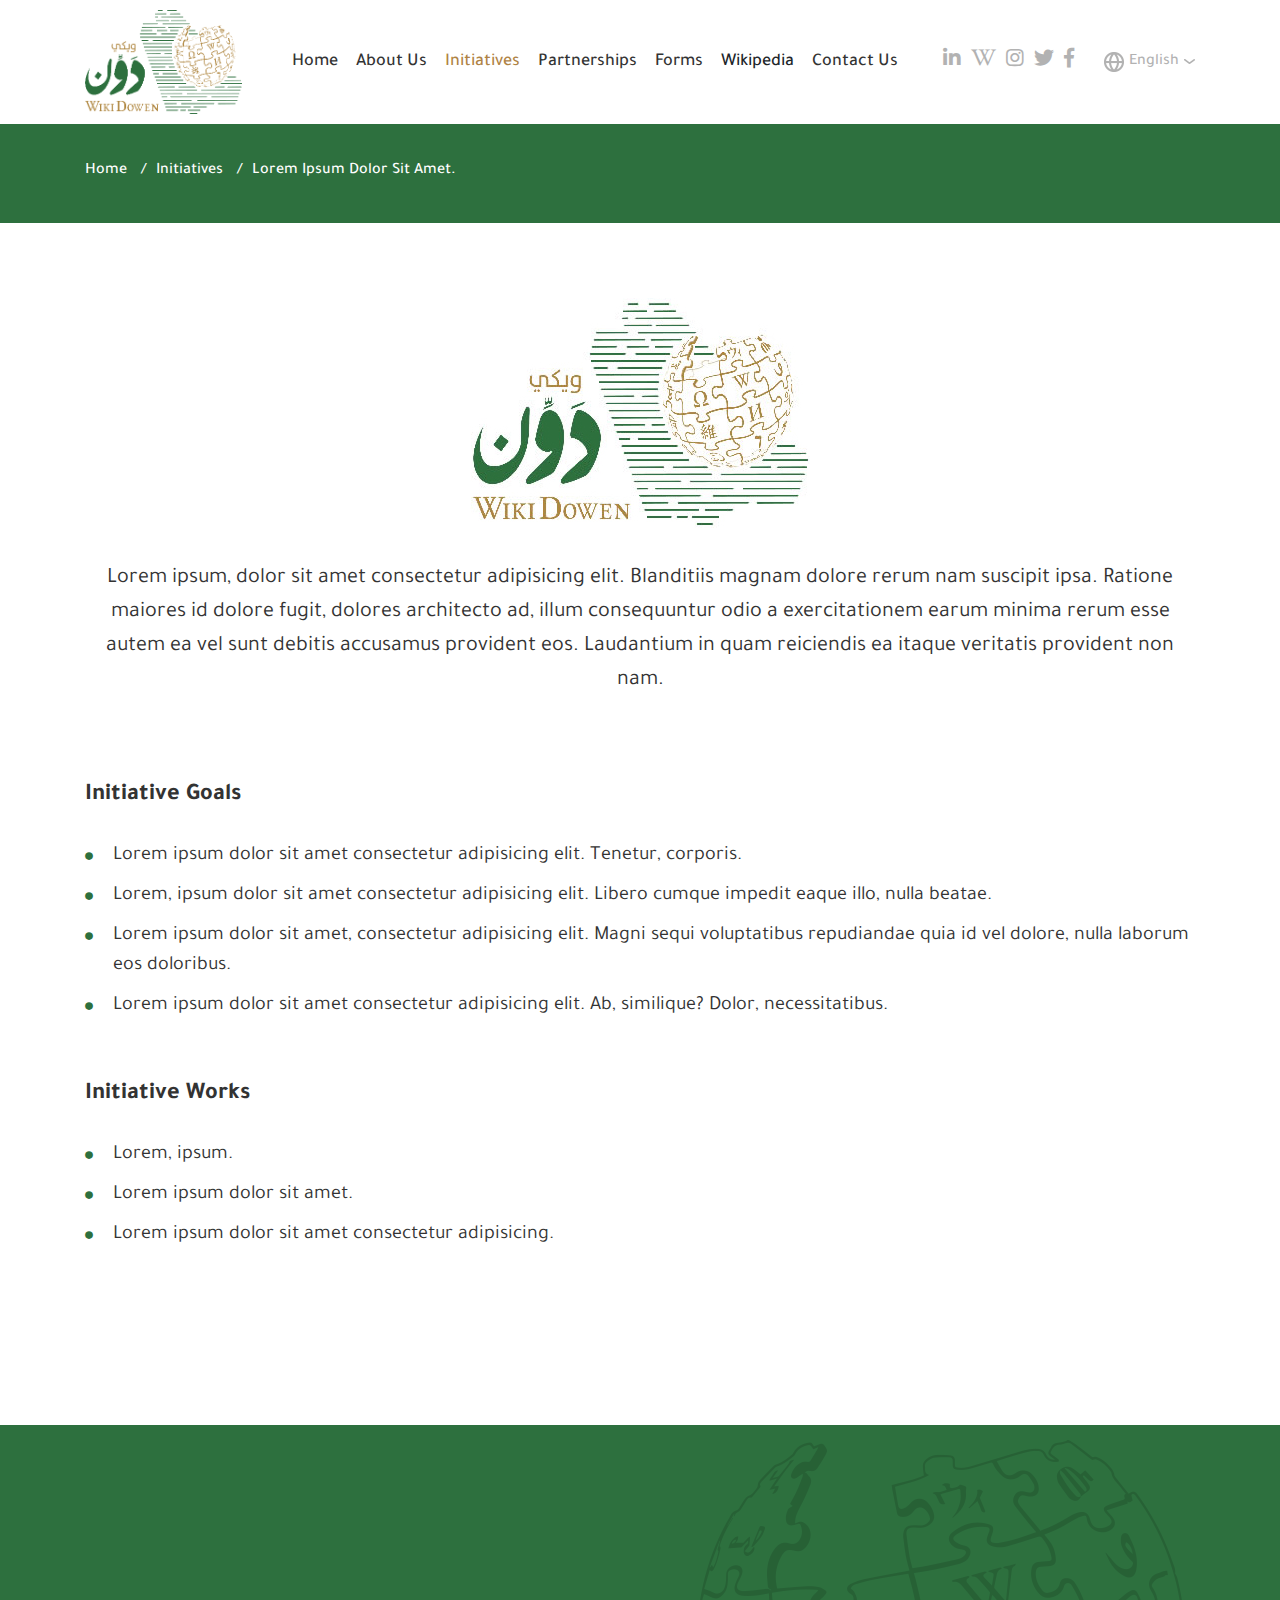
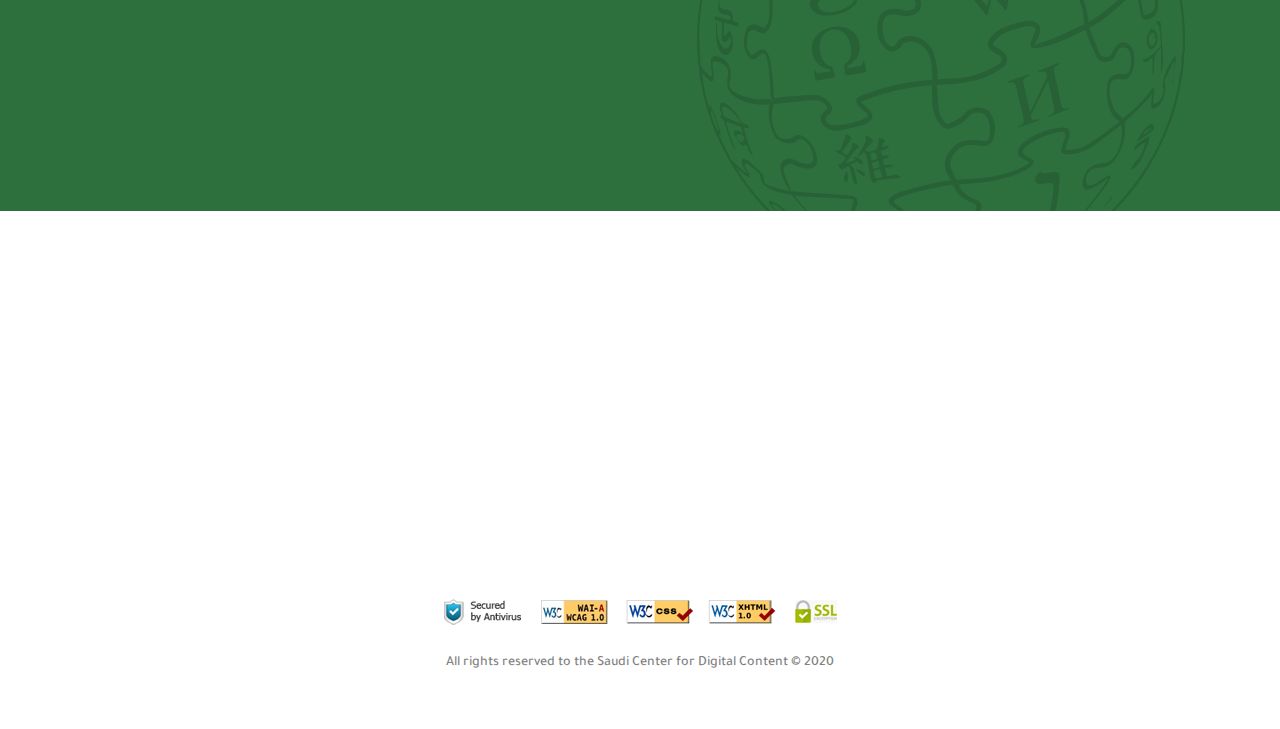
<file: Initiative-en.html>
<!DOCTYPE HTML>
<HTML dir="ltr" lang="en-US">

<head>
    <meta charset="UTF-8" />
    <meta name="viewport" content="width=device-width, initial-scale=1, shrink-to-fit=no, user-scalable=no" />
    <title>WIKIDOWEN</title>
    <link rel='shortcut icon' type='img/png' href='images/fav.png' />
    <link rel="stylesheet" href="css/bootstrap.min.css" />
    <link rel="stylesheet" href="css/owl.carousel.min.css" />
    <link rel="stylesheet" href="css/fontawesome.min.css" />
    <link rel="stylesheet" href="css/animate.css" />
    <link rel="stylesheet" href="css/select2.min.css" />
    <link rel="stylesheet" href="css/main.css" />
</head>

<body class="overflow">
    <!-- Start preloader -->
    <div class="pre-loader">
        <div class="content">
            <div class="img-cont">
                <div class="grey-cont">
                    <img src="images/logo.png" />
                </div>
                <div class="color-cont">
                    <img src="images/logo.png" />
                </div>
            </div>
        </div>
    </div>
    <!-- End preloader -->

    <!-- Start Header -->
    <header>
        <div class="container">
            <div class="header">
                <a href="index-en.html" class="logo"><img src="images/logo.png" class="img-fluid"></a>
                <nav>
                    <div class="nav-cont">
                        <span class="close-btn"><i class="fas fa-times"></i></span>
                        <ul class="mo-nav list-unstyled fixall">
                            <li class="nav-li">
                                <a href="index-en.html" class="nav-a fixall">Home</a>
                            </li>
                            <li class="nav-li ">
                                <a href="about-en.html" class="nav-a fixall">About Us</a>
                            </li>
                            <li class="nav-li active">
                                <a href="Initiatives-en.html" class="nav-a fixall">Initiatives</a>
                            </li>
                            <li class="nav-li">
                                <a href="partnerships-en.html" class="nav-a fixall">Partnerships</a>
                            </li>
                            <li class="nav-li ">
                                <a href="forms-en.html" class="nav-a fixall">Forms</a>
                            </li>
                            <li class="nav-li drop-btn">
                                <a class="nav-a fixall">Wikipedia</a>
                                <ul class="drop-ul list-unstyled fixall">
                                    <li class="drop-li">
                                        <a href="#!" class="drop-a fixall">Explanatory explanations</a>
                                    </li>
                                    <li class="drop-li">
                                        <a href="#!" class="drop-a fixall">How to participate</a>
                                    </li>
                                    <li class="drop-li">
                                        <a href="#!" class="drop-a fixall">Suggested articles</a>
                                    </li>
                                    <li class="drop-li">
                                        <a href="#!" class="drop-a fixall">Share your article</a>
                                    </li>
                                </ul>
                            </li>
                            <li class="nav-li ">
                                <a href="contact-en.html" class="nav-a fixall">Contact Us</a>
                            </li>
                        </ul>
                        <div class="links-nav">
                            <div class="social-cont">
                                <a href="#!" class="social-link fixall">
                                    <i class="fab fa-linkedin-in"></i>
                                </a>
                                <a href="#!" class="social-link fixall">
                                    <i class="fab fa-wikipedia-w"></i>
                                </a>
                                <a href="#!" class="social-link fixall">
                                    <i class="fab fa-instagram"></i>
                                </a>
                                <a href="#!" class="social-link fixall">
                                    <i class="fab fa-twitter"></i>
                                </a>
                                <a href="#!" class="social-link fixall">
                                    <i class="fab fa-facebook-f"></i>
                                </a>
                            </div>
                            <div class="lang-cont">
                                <span class="lang-anchor">
                                    <img src="images/lang.png" class="img-fluid">
                                    <span class="lang-text">English</span>
                                </span>
                                <div class="drop-lang">
                                    <a href="Initiative.html" class="lang-link fixall">العربية</a>
                                    <a href="Initiative-en.html" class="lang-link fixall">English</a>
                                </div>
                            </div>
                        </div>
                    </div>
                </nav>

                <span class="menu-btn"><i class="fas fa-bars"></i></span>
            </div>
        </div>
    </header>
    <!-- End Header -->

    <!-- Start Breadcrumb -->
    <div class="mo-breadcrumb">
        <div class="container">
            <ul class="breadcrumb-ul list-unstyled fixall">
                <li class="page-li">
                    <a href="index-en.html" class="page-a fixall">Home</a>
                </li>
                <li class="page-li">
                    <a href="Initiatives-en.html" class="page-a fixall">Initiatives</a>
                </li>
                <li class="page-li">
                    <a href="Initiative-en.html" class="page-a fixall">Lorem ipsum dolor sit amet.</a>
                </li>
            </ul>
        </div>
    </div>
    <!-- End Breadcrumb -->

    <!-- Start Content -->
    <div class="intiat-page">
        <div class="container">
            <div class="single-intiat">
                <div class="single-intiat-img">
                    <img src="images/intiat.jpg" class="img-fluid">
                </div>
                <p class="single-intiat-text fixall">
                    Lorem ipsum, dolor sit amet consectetur adipisicing elit. Blanditiis magnam dolore rerum nam
                    suscipit ipsa. Ratione maiores id dolore fugit, dolores architecto ad, illum consequuntur odio a
                    exercitationem earum minima rerum esse autem ea vel sunt debitis accusamus provident eos. Laudantium
                    in quam reiciendis ea itaque veritatis provident non nam.
                </p>
            </div>
            <div class="mo-list">
                <h4 class="list-head fixall">Initiative goals</h4>
                <ul class="mo-list-items list-unstyled fixall">
                    <li class="list-item">
                        Lorem ipsum dolor sit amet consectetur adipisicing elit. Tenetur, corporis.</li>
                    <li class="list-item">
                        Lorem, ipsum dolor sit amet consectetur adipisicing elit. Libero cumque impedit eaque illo,
                        nulla beatae.</li>
                    <li class="list-item">
                        Lorem ipsum dolor sit amet, consectetur adipisicing elit. Magni sequi voluptatibus repudiandae
                        quia id vel dolore, nulla laborum eos doloribus.</li>
                    <li class="list-item">
                        Lorem ipsum dolor sit amet consectetur adipisicing elit. Ab, similique? Dolor, necessitatibus.
                    </li>
                </ul>
            </div>
            <div class="mo-list">
                <h4 class="list-head fixall">Initiative works</h4>
                <ul class="mo-list-items list-unstyled fixall">
                    <li class="list-item">
                        Lorem, ipsum.
                    </li>
                    <li class="list-item">
                        Lorem ipsum dolor sit amet.
                    </li>
                    <li class="list-item">
                        Lorem ipsum dolor sit amet consectetur adipisicing.
                    </li>
                </ul>
            </div>
        </div>
    </div>
    <!-- End Content -->

    <!-- Start join -->
    <div class="join-footer">
        <img src="images/bat-back.png" class="pat">
        <h3 class="join-head fixall wow fadeInUp">
            Share with us a request, a suggestion or an inquiry
        </h3>
        <p class="join-text fixall wow fadeInUp" data-wow-delay="0.15s">
            He contributed to enriching Saudi, Arabic & Islamic digital content in the free encyclopedia Wikipedia
        </p>
        <a href="#!" class="about-btn fixall join-btn wow fadeInUp" data-wow-delay="0.3s">
            <span>Join Now</span>
        </a>
    </div>
    <!-- End join -->

    <!-- Start Footer -->
    <footer>
        <div class="container">
            <div class="footer">
                <div class="row">
                    <div class="col-xl-4 col-md-6 wow fadeInDown">
                        <div class="twits-cont">
                            <h2 class="footer-head fixall">Our Twitter account </h2>
                            <div class="twits-list">
                                <div class="twit">
                                    <div class="twit-head">
                                        <a href="#!" class="owner fixall">@wiki_dowen</a>
                                        <span class="date">30 June 2020</span>
                                    </div>
                                    <p class="twit-body fixall">
                                        Lorem ipsum dolor sit amet consectetur adipisicing elit. Laborum, nobis?
                                    </p>
                                </div>
                                <div class="twit">
                                    <div class="twit-head">
                                        <a href="#!" class="owner fixall">@wiki_dowen</a>
                                        <span class="date">30 June 2020</span>
                                    </div>
                                    <p class="twit-body fixall">
                                        Lorem ipsum dolor sit amet consectetur adipisicing elit. Laborum, nobis?
                                    </p>
                                </div>
                            </div>
                        </div>
                    </div>
                    <div class="col-xl-2 col-md-3 wow fadeInDown" data-wow-delay="0.15s">
                        <div class="foot-nav-cont important-links">
                            <h2 class="footer-head fixall">Important links</h2>
                            <ul class="nav-foot fixall list-unstyled">
                                <li class="nav-foot-li fixall"><a href="#!" class="nav-foot-link fixall">Saudi Center
                                        for Digital Content</a></li>
                                <li class="nav-foot-li fixall"><a href="#!" class="nav-foot-link fixall">Saudi
                                        history</a></li>
                                <li class="nav-foot-li fixall"><a href="#!" class="nav-foot-link fixall">Saudi Ministry
                                        of Culture</a></li>
                                <li class="nav-foot-li fixall"><a href="#!" class="nav-foot-link fixall">King Abdulaziz
                                        Circle</a></li>
                            </ul>
                        </div>
                    </div>
                    <div class="col-xl-2 col-md-3  wow fadeInDown" data-wow-delay="0.3s">
                        <div class="foot-nav-cont quick-links">
                            <h2 class="footer-head fixall">Quick links</h2>
                            <ul class="nav-foot fixall list-unstyled">
                                <li class="nav-foot-li fixall"><a href="#!" class="nav-foot-link fixall">About Us</a>
                                </li>
                                <li class="nav-foot-li fixall"><a href="Initiatives-en.html"
                                        class="nav-foot-link fixall">Initiatives</a>
                                </li>
                                <li class="nav-foot-li fixall"><a href="partnerships-en.html"
                                        class="nav-foot-link fixall">Partnerships</a>
                                </li>
                                <li class="nav-foot-li fixall"><a href="forms-en.html"
                                        class="nav-foot-link fixall">Forms</a>
                                </li>
                                <li class="nav-foot-li fixall"><a href="contact-en.html"
                                        class="nav-foot-link fixall">Connect Us</a>
                                </li>
                            </ul>
                        </div>
                    </div>
                    <div class="col-xl-4 wow fadeInDown" data-wow-delay="0.45s">
                        <div class="news-cont">
                            <h2 class="news-head fixall">Newsletter</h2>
                            <p class="news-subhead fixall">Subscribe to receive WIKIDOWEN lattest news </p>
                            <form class="news-form fixall">
                                <input type="email" class="fixall news-input" placeholder="Enter your email address">
                                <button type="submit" class="news-btn fixall"><i class="fas fa-check"></i></button>
                            </form>
                            <div class="social-cont">
                                <a href="#!" class="social-link fixall">
                                    <i class="fab fa-linkedin-in"></i>
                                </a>
                                <a href="#!" class="social-link fixall">
                                    <i class="fab fa-wikipedia-w"></i>
                                </a>
                                <a href="#!" class="social-link fixall">
                                    <i class="fab fa-instagram"></i>
                                </a>
                                <a href="#!" class="social-link fixall">
                                    <i class="fab fa-twitter"></i>
                                </a>
                                <a href="#!" class="social-link fixall">
                                    <i class="fab fa-facebook-f"></i>
                                </a>
                            </div>
                        </div>
                    </div>
                </div>
            </div>
            <div class="last-footer">
                <div class="pay"><img src="images/pay.png" class="img-fluid"></div>
                <div class="copyrights">All rights reserved <span>to the Saudi Center for Digital Content © 2020</span>
                </div>
            </div>
        </div>
    </footer>
    <!-- End Footer -->
    <script src="js/jquery-3.3.1.min.js"></script>
    <script src="js/bootstrap.min.js"></script>
    <script src="js/owl.carousel.min.js"></script>
    <script src="js/wow.min.js"></script>
    <script src="js/select2.min.js"></script>
    <script src="js/main.js"></script>
</body>

</HTML>
</file>
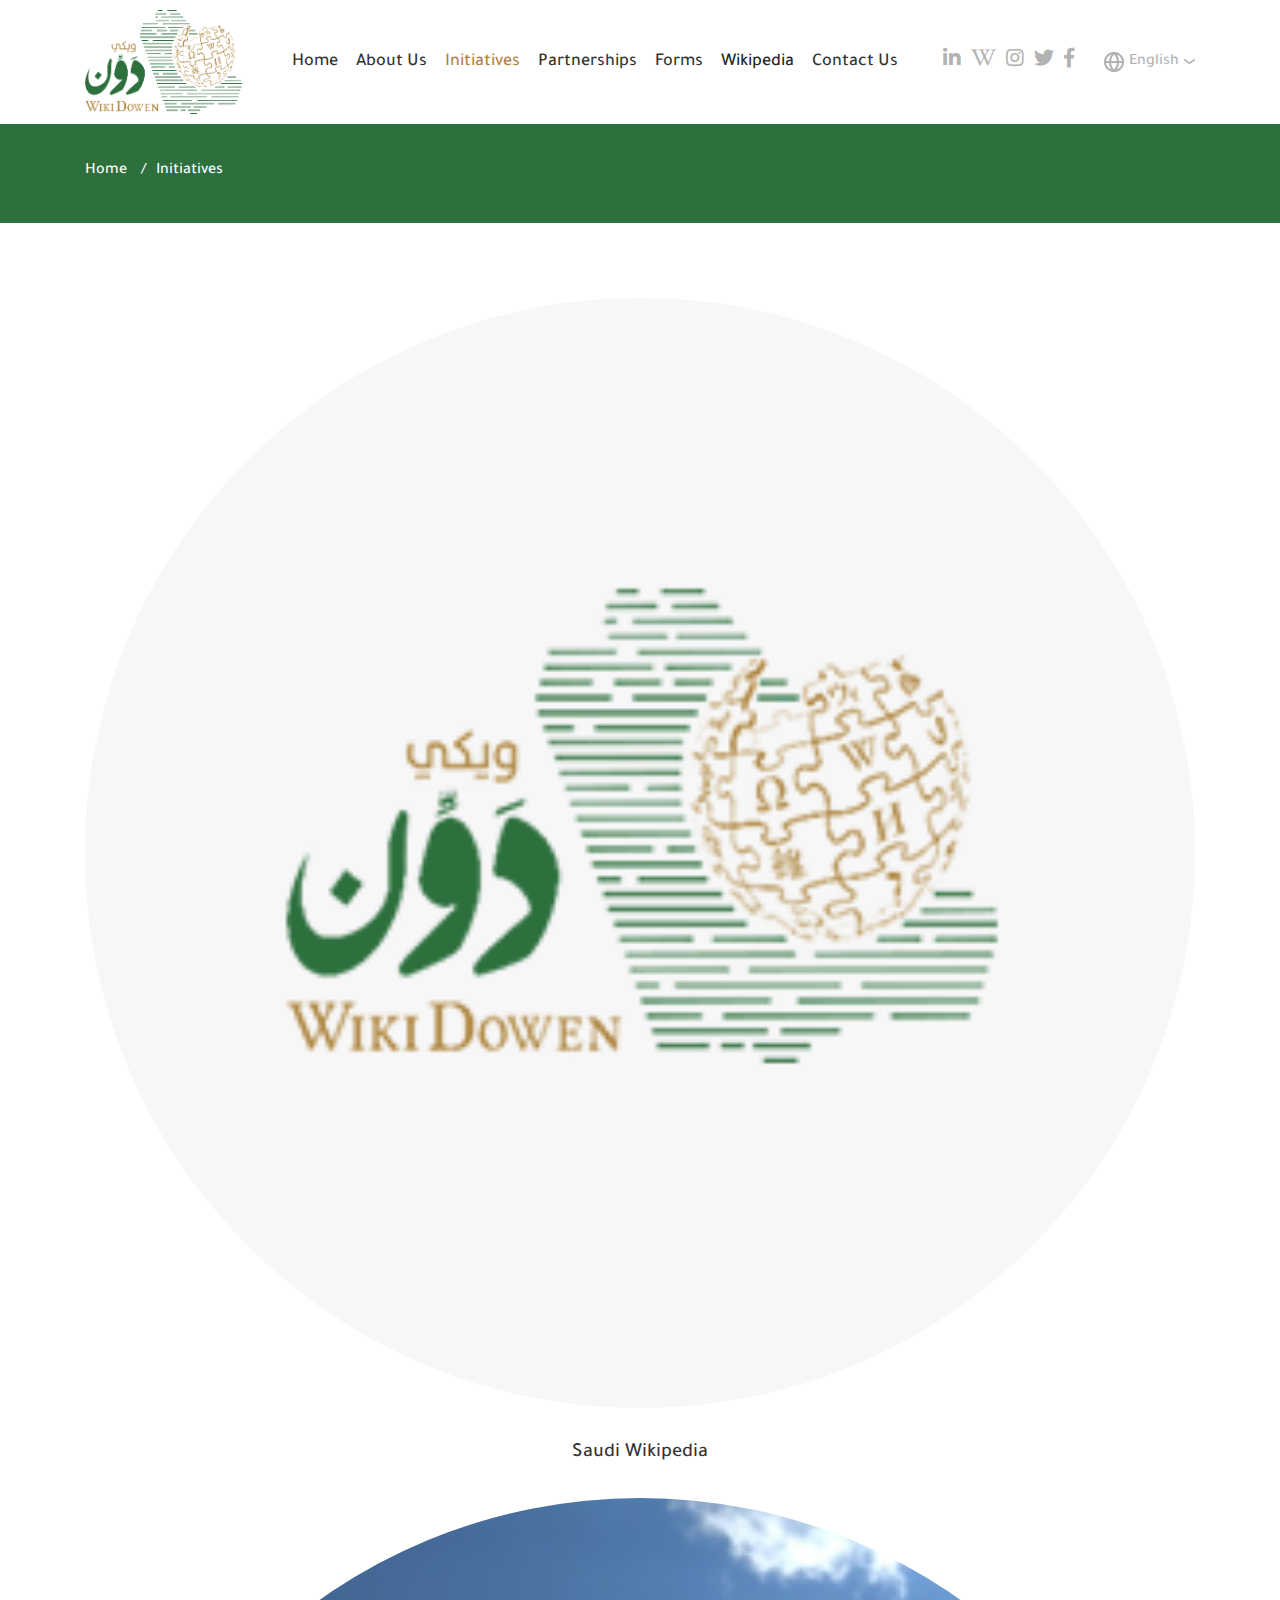
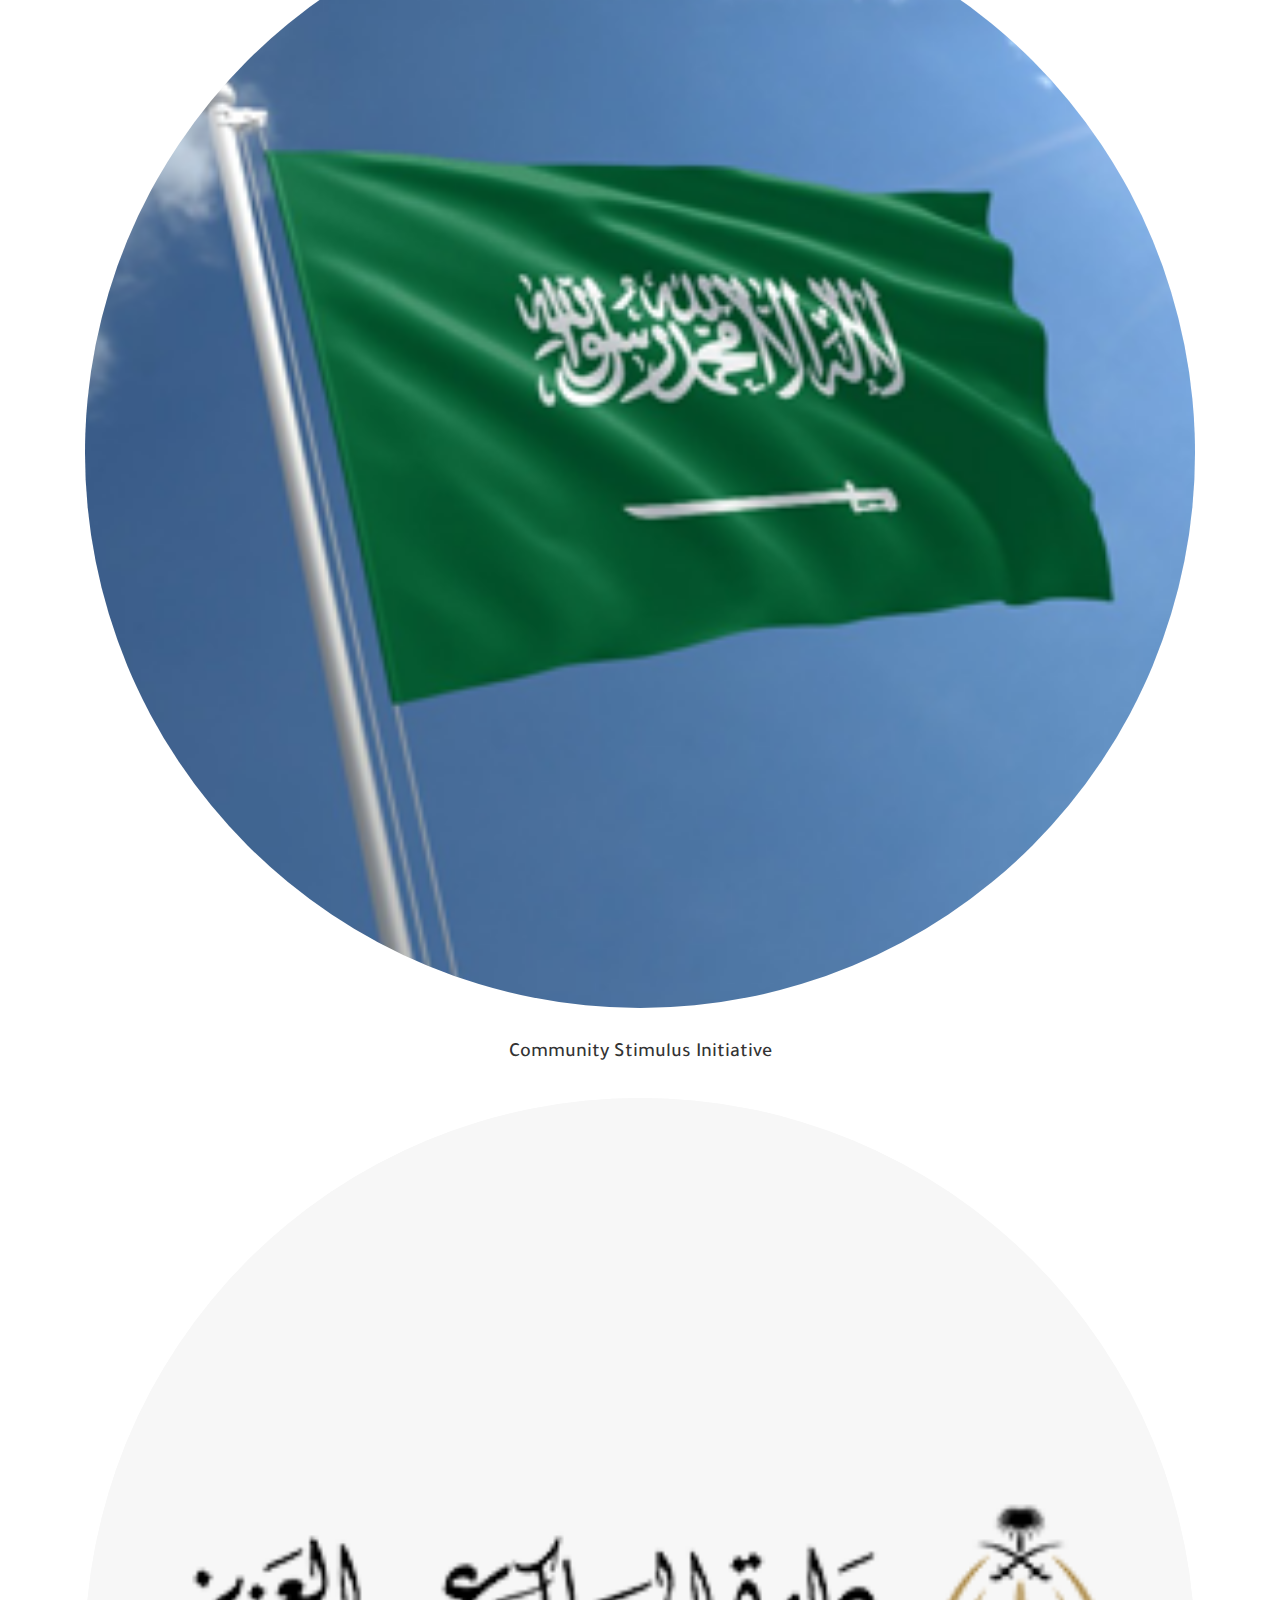
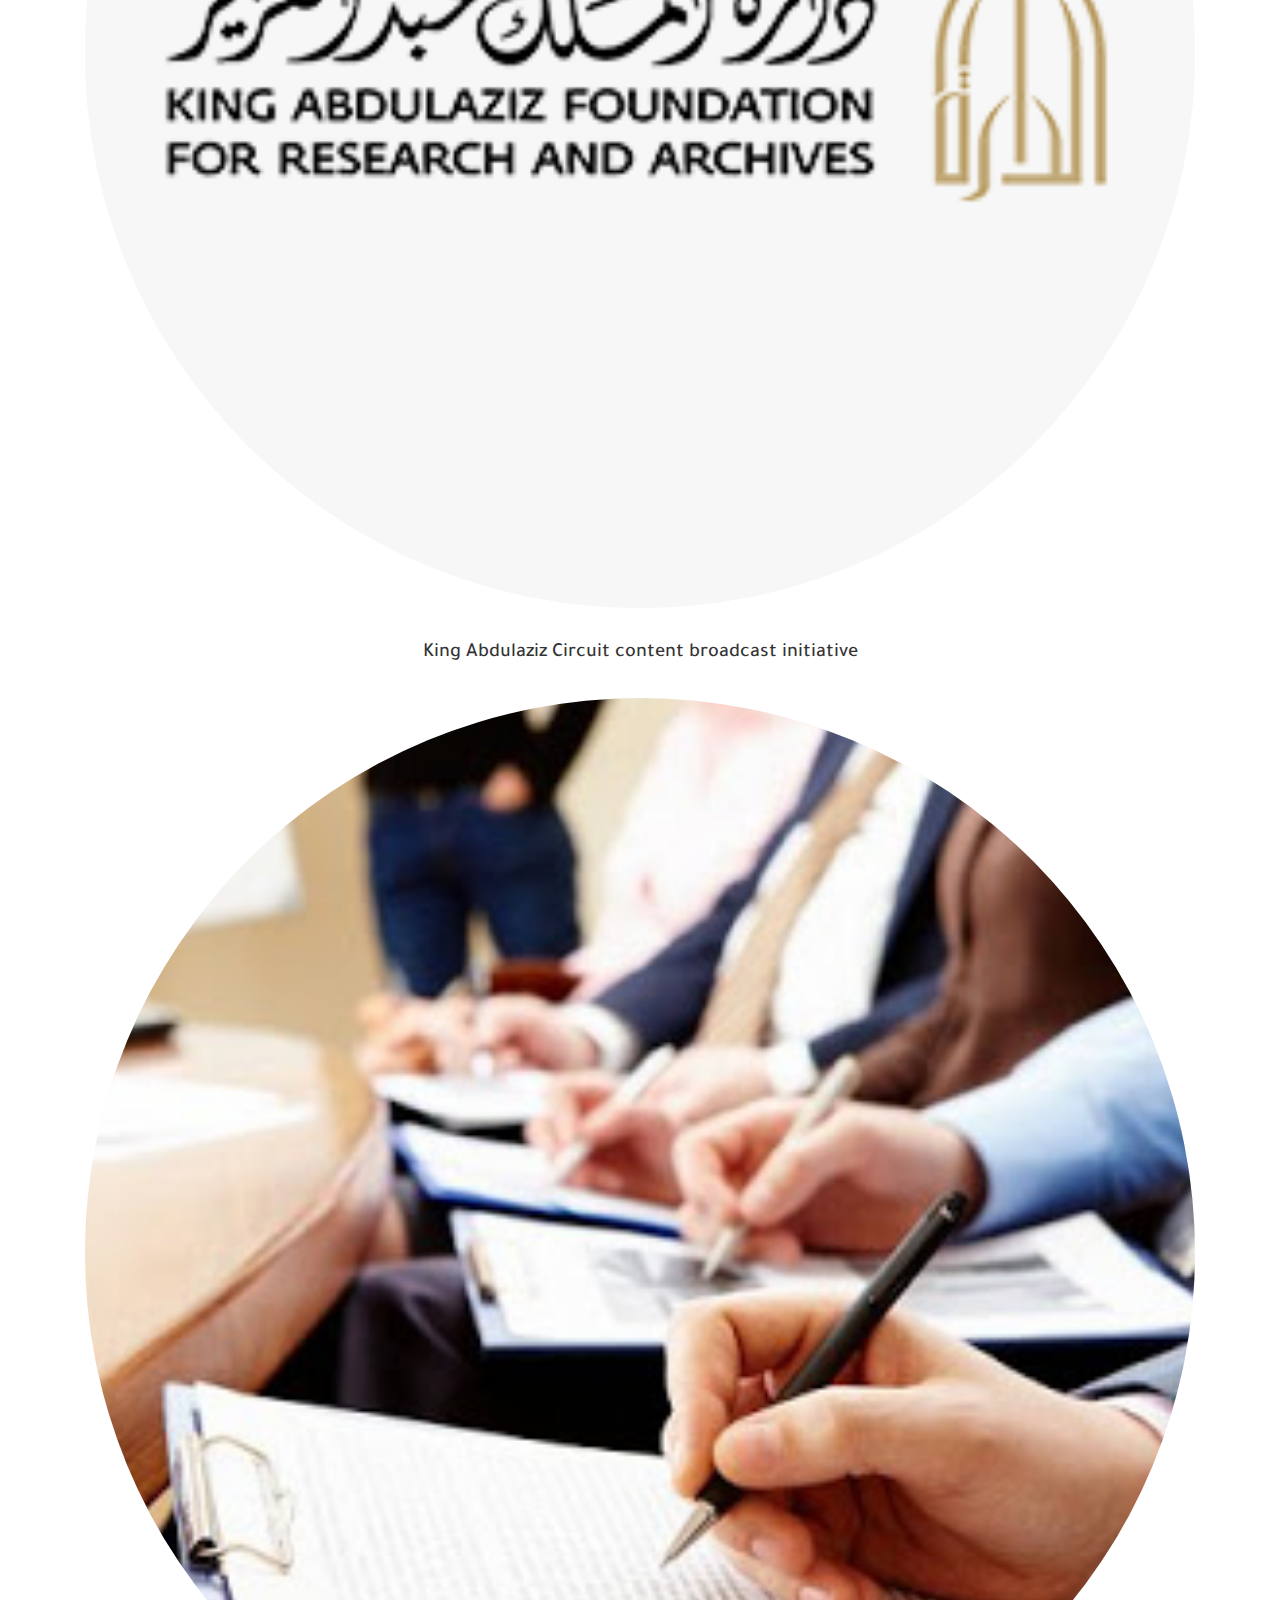
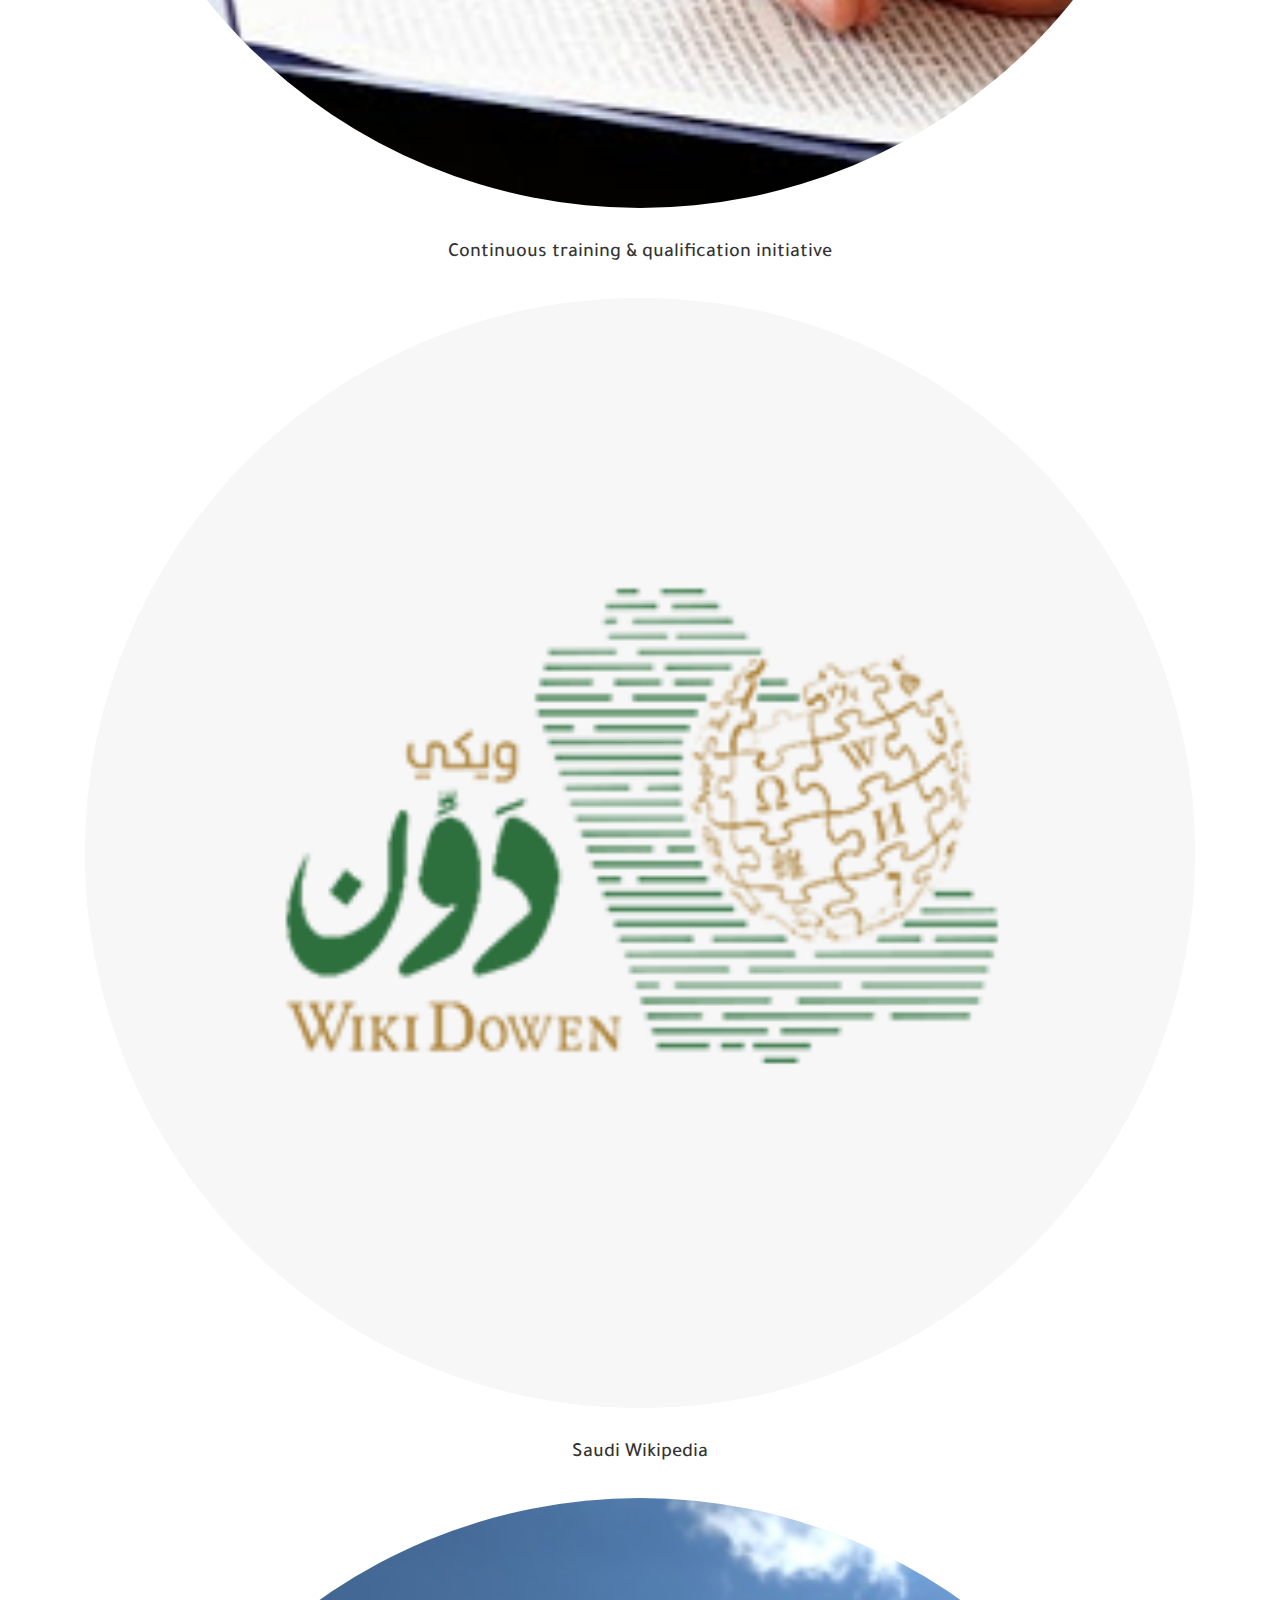
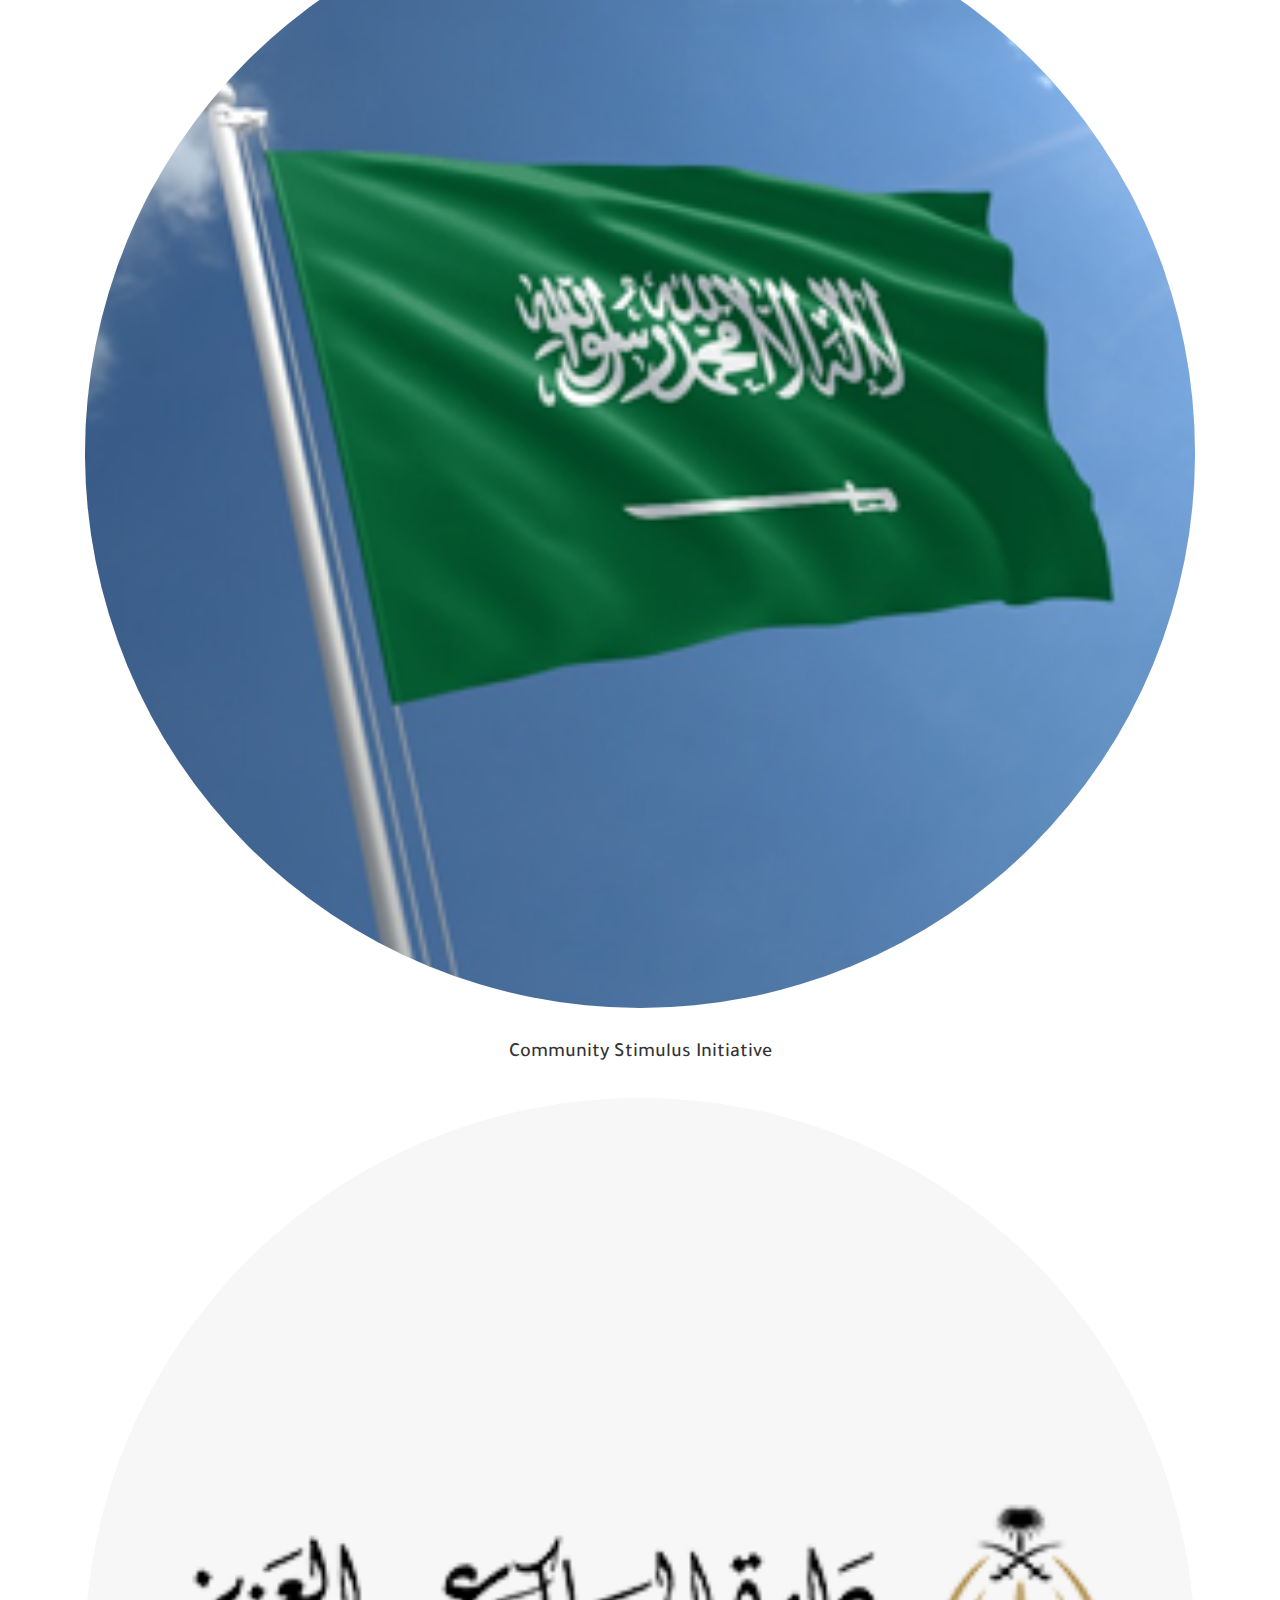
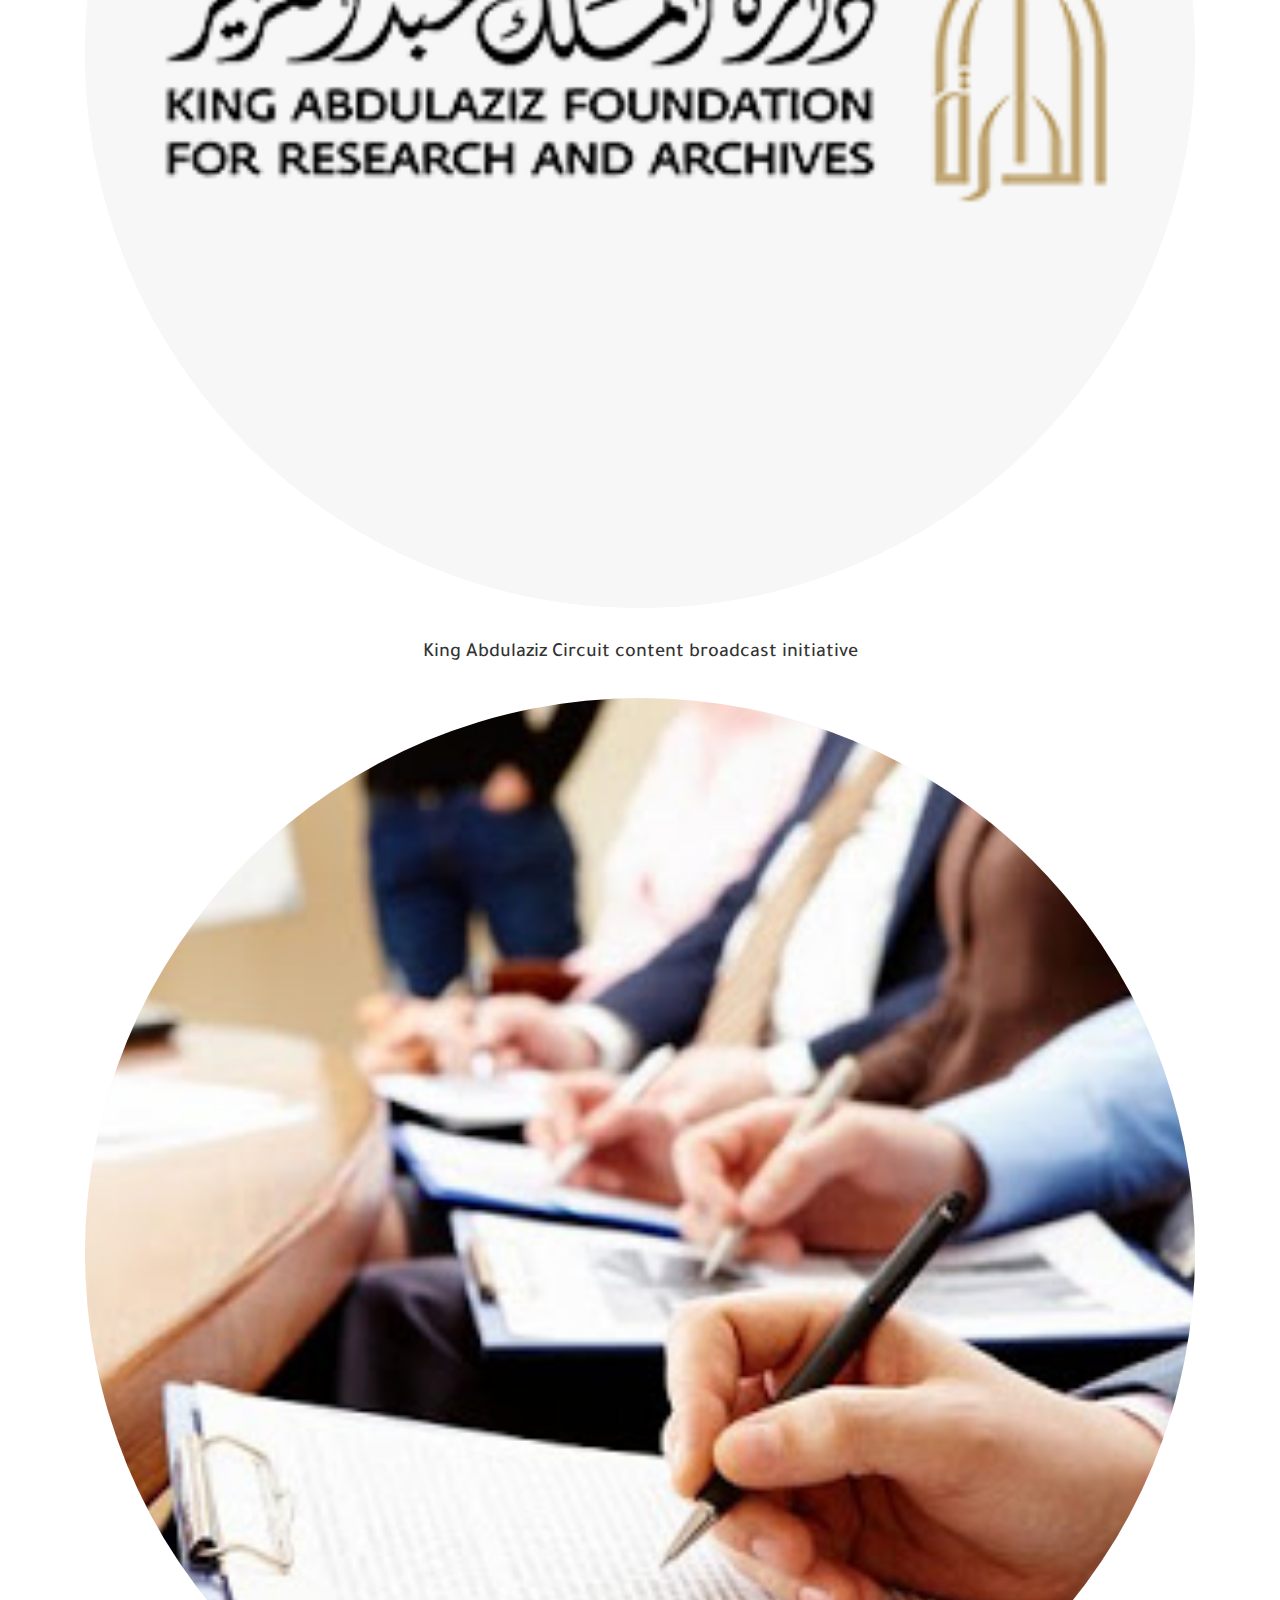
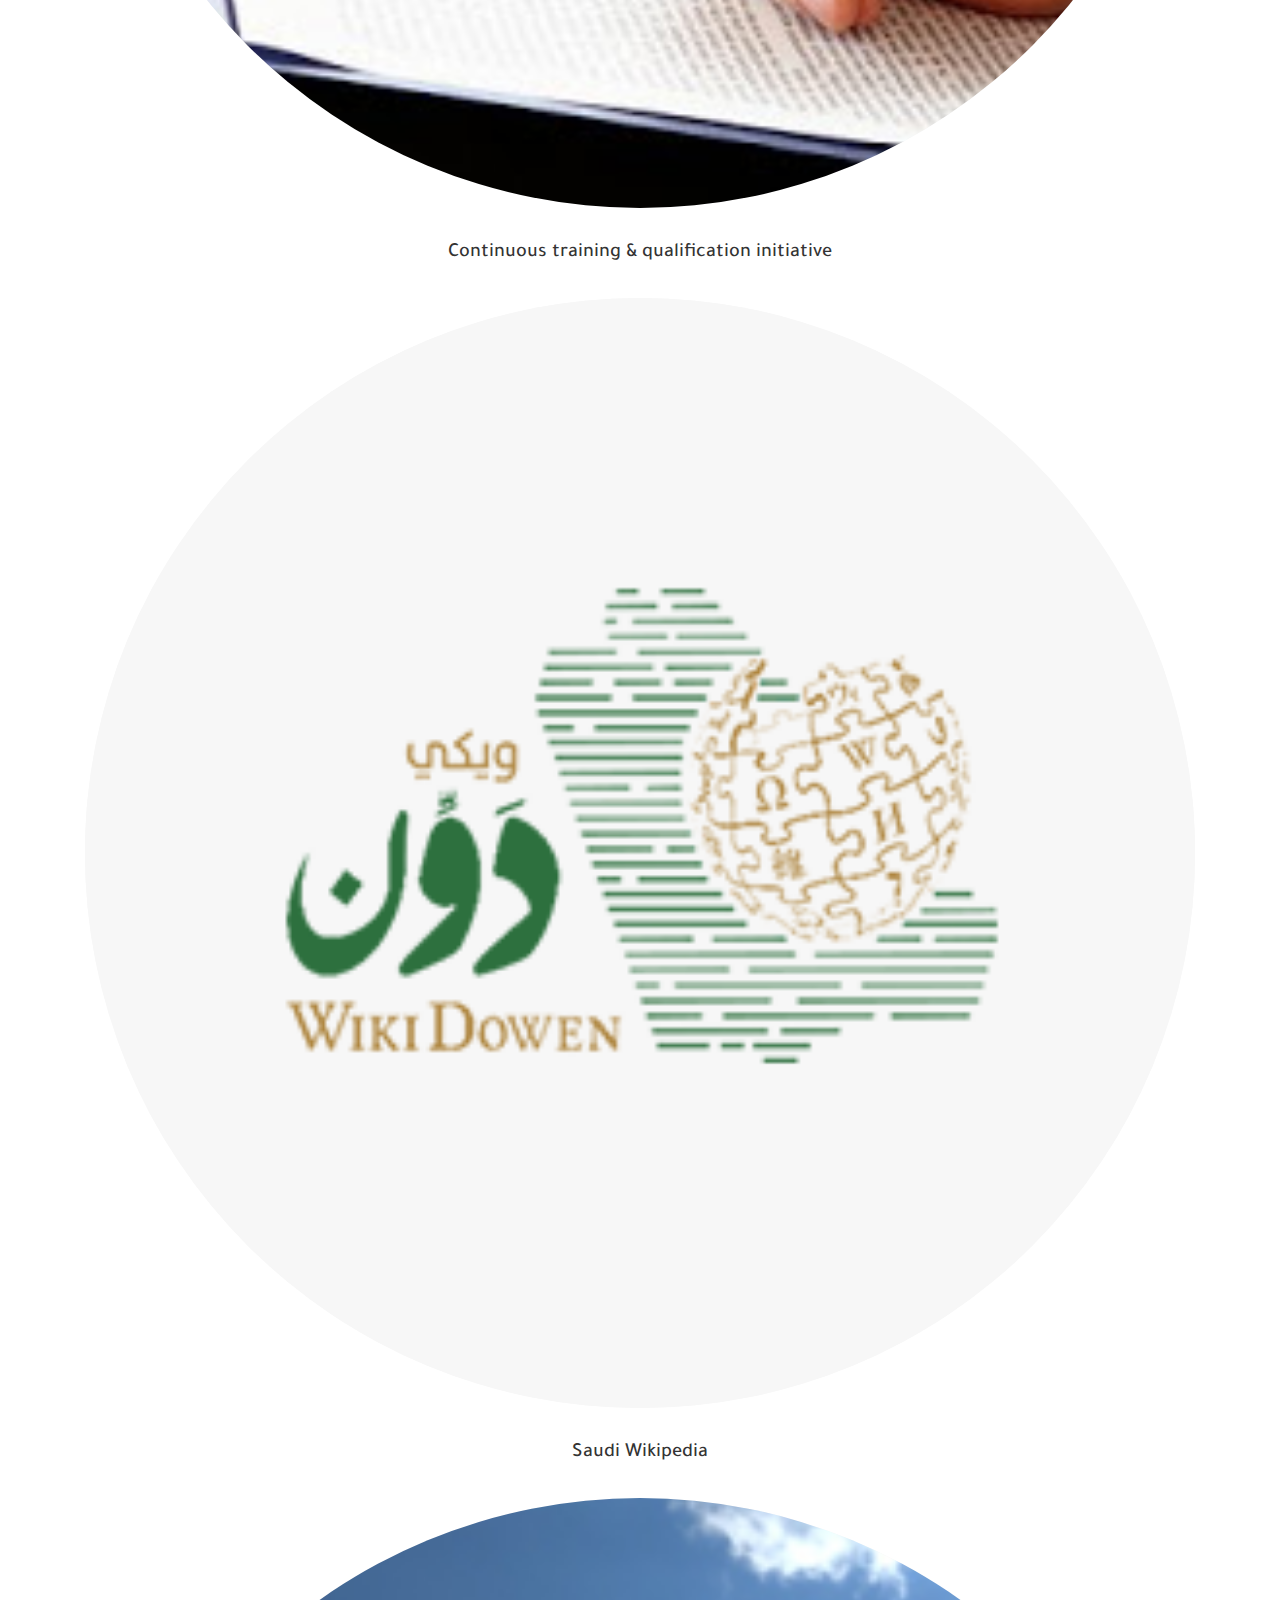
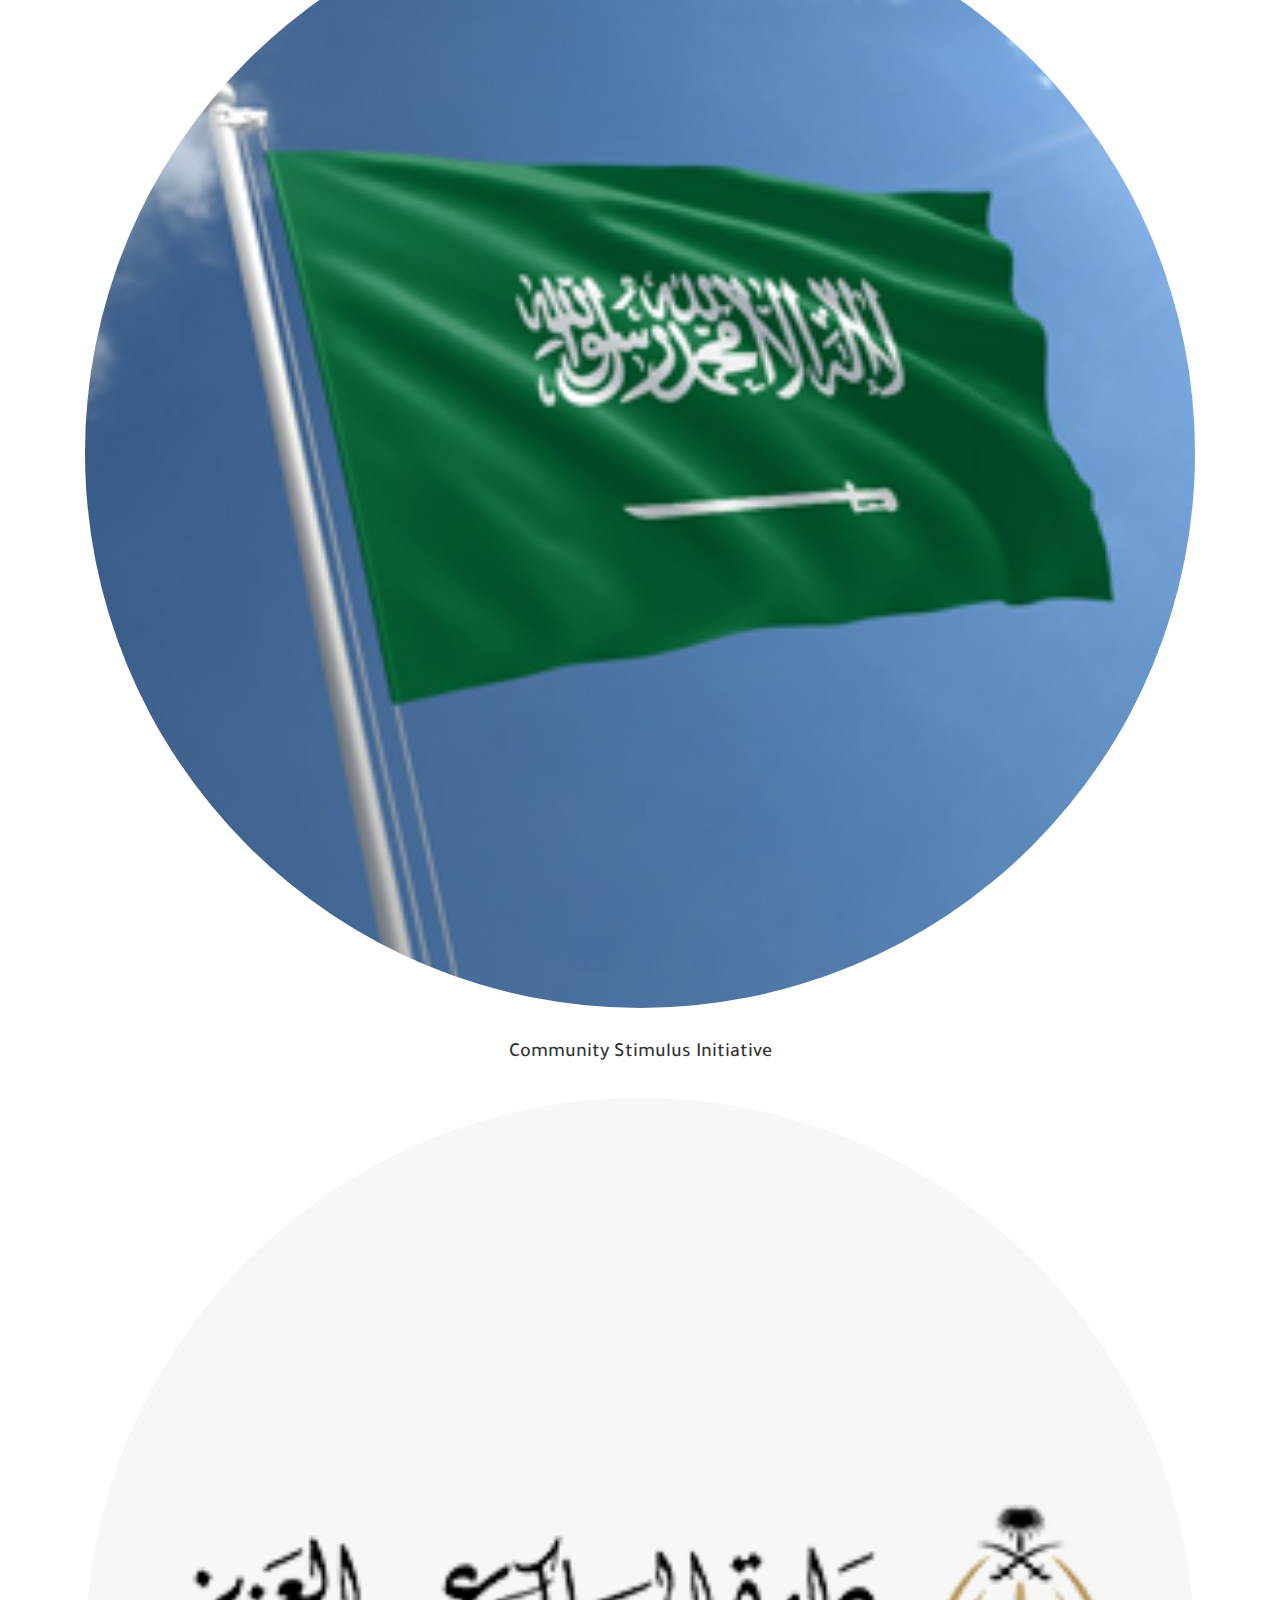
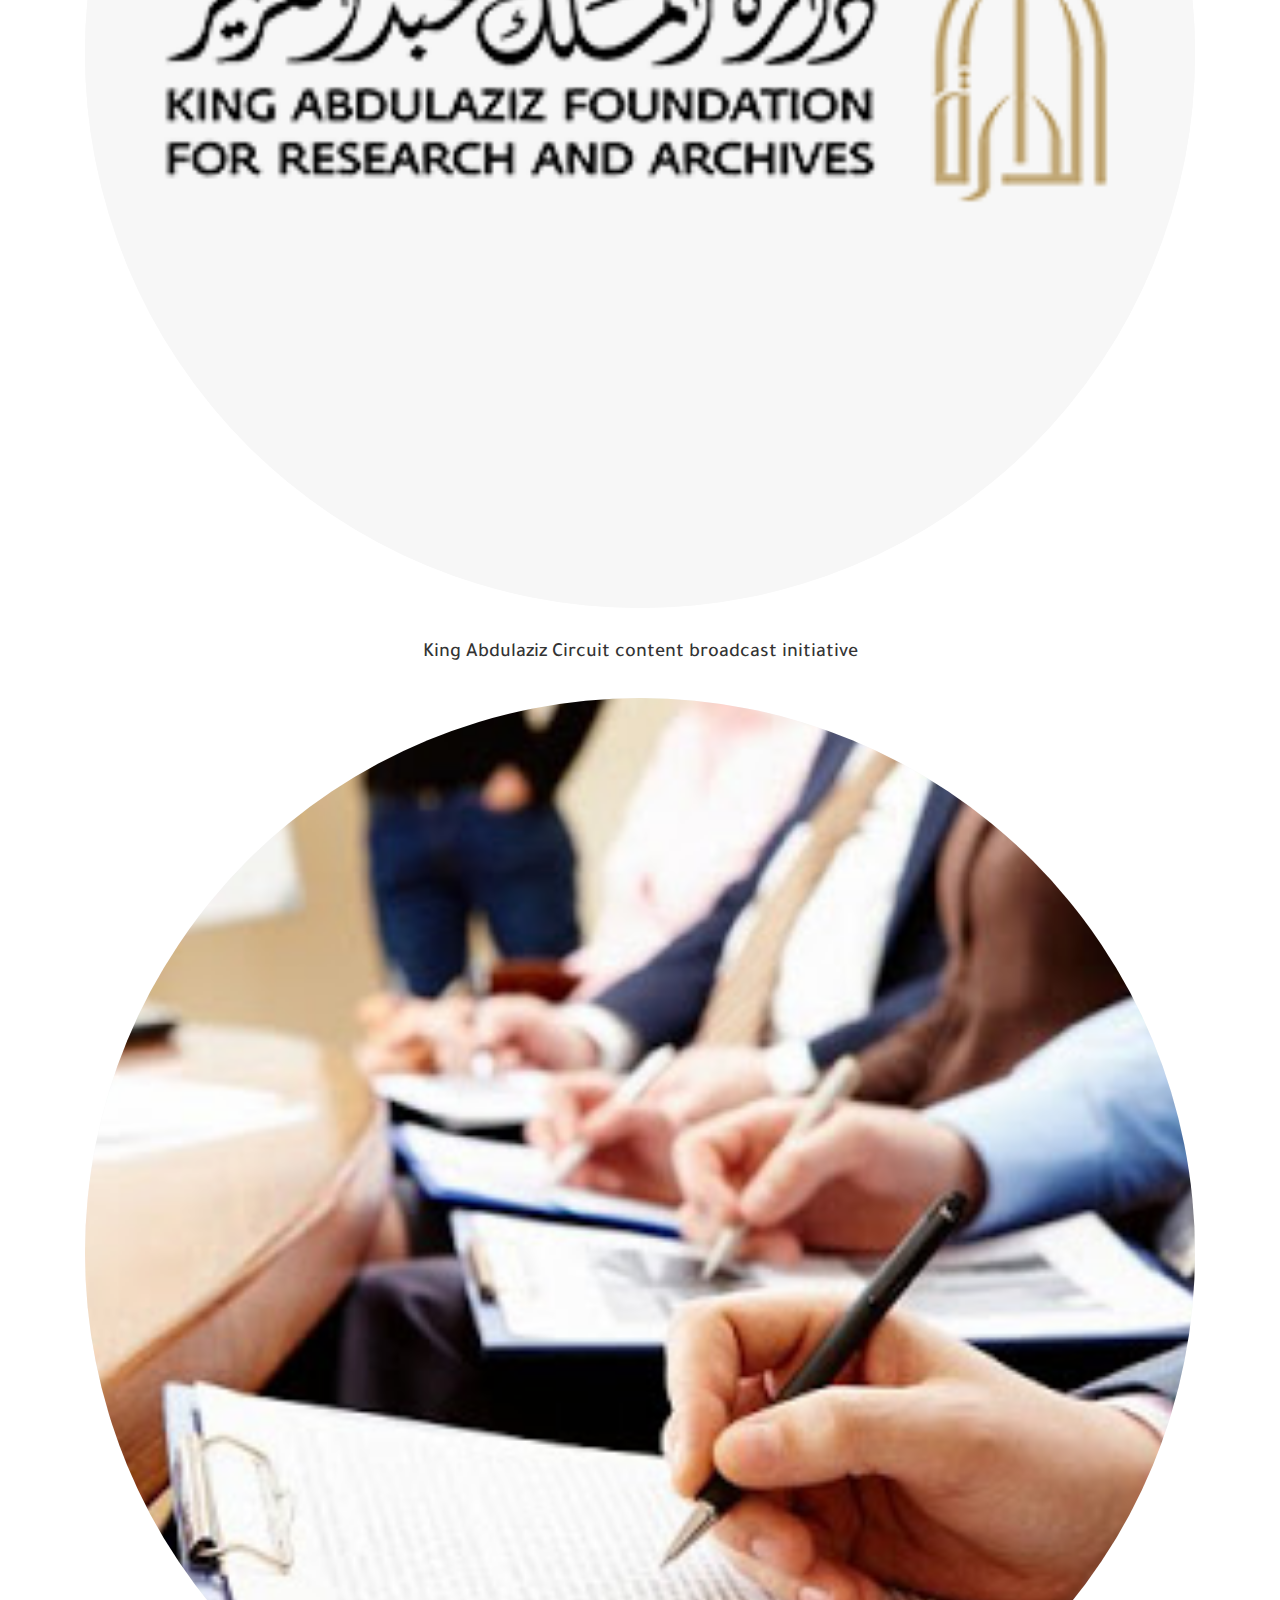
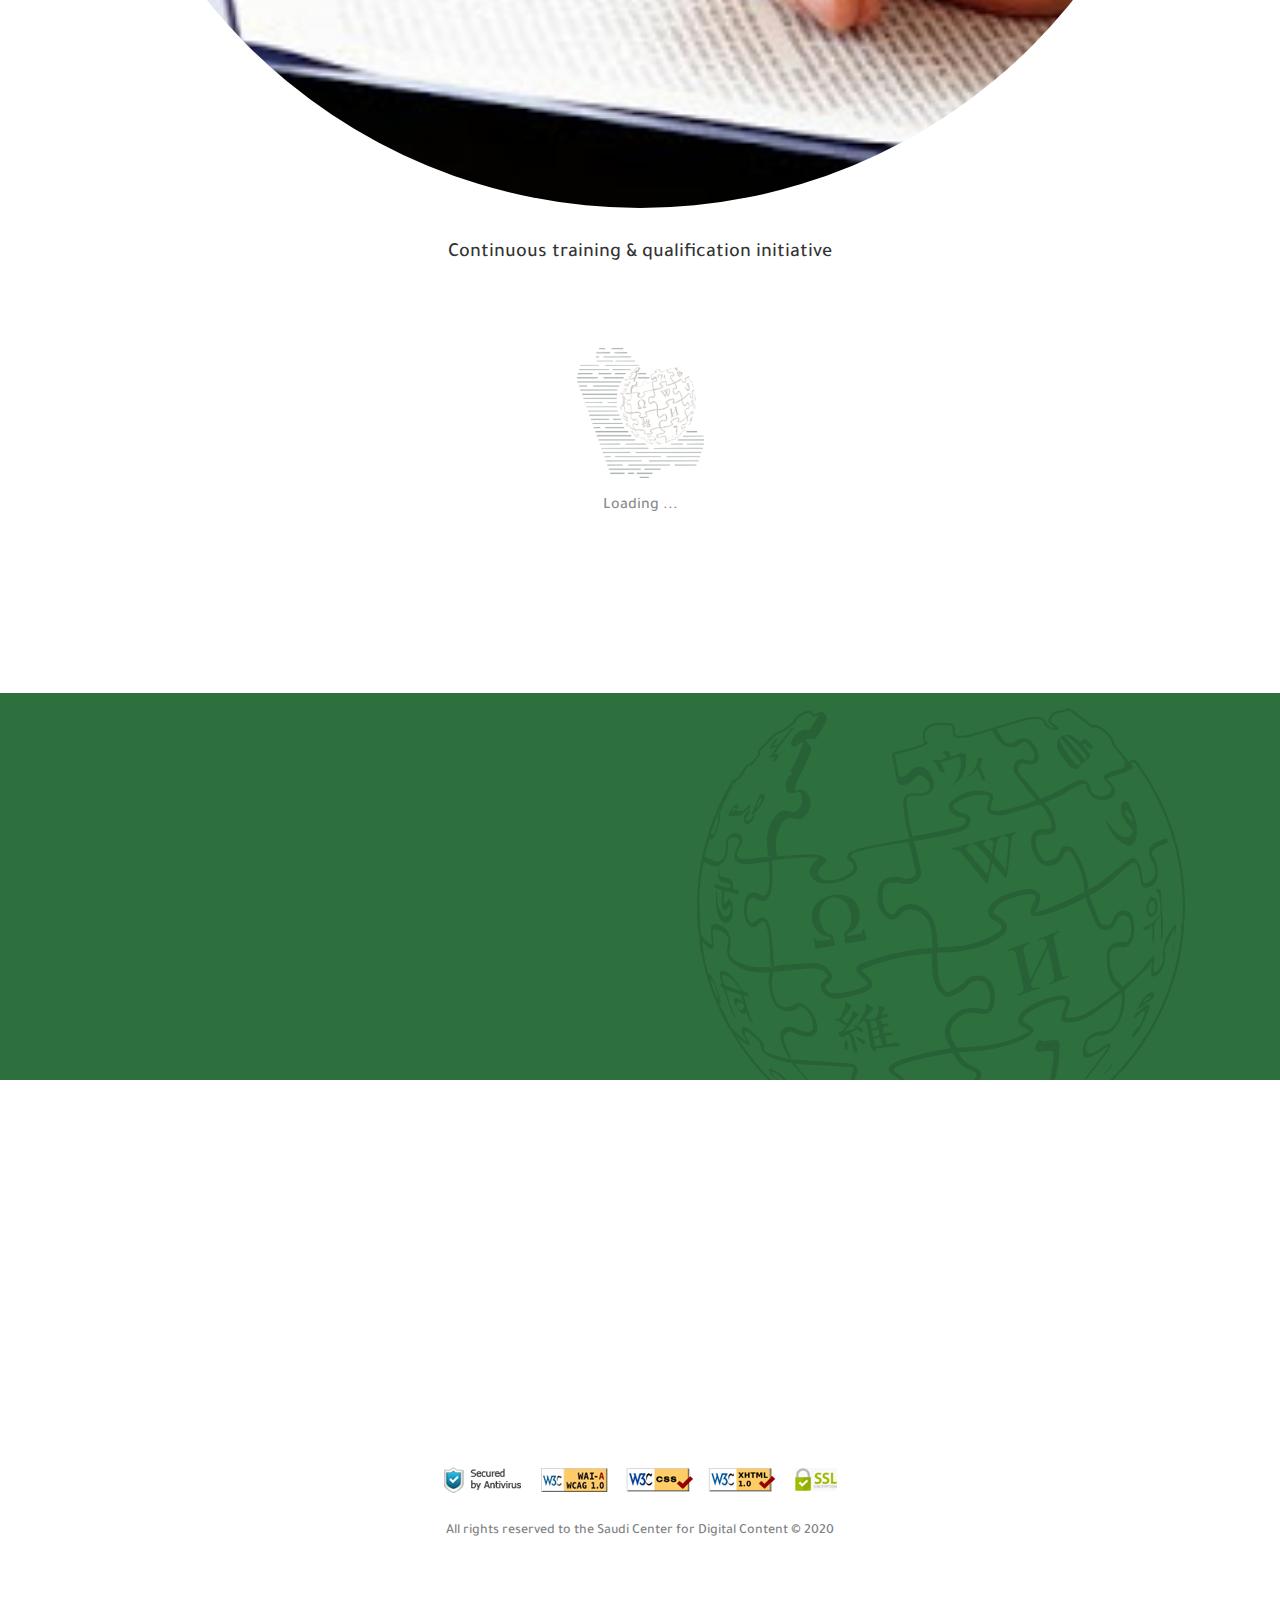
<file: Initiatives-en.html>
<!DOCTYPE HTML>
<HTML dir="ltr" lang="en-US">

<head>
    <meta charset="UTF-8" />
    <meta name="viewport" content="width=device-width, initial-scale=1, shrink-to-fit=no, user-scalable=no" />
    <title>WIKIDOWEN</title>
    <link rel='shortcut icon' type='img/png' href='images/fav.png' />
    <link rel="stylesheet" href="css/bootstrap.min.css" />
    <link rel="stylesheet" href="css/owl.carousel.min.css" />
    <link rel="stylesheet" href="css/fontawesome.min.css" />
    <link rel="stylesheet" href="css/animate.css" />
    <link rel="stylesheet" href="css/select2.min.css" />
    <link rel="stylesheet" href="css/main.css" />
</head>

<body class="overflow">
    <!-- Start preloader -->
    <div class="pre-loader">
        <div class="content">
            <div class="img-cont">
                <div class="grey-cont">
                    <img src="images/logo.png" />
                </div>
                <div class="color-cont">
                    <img src="images/logo.png" />
                </div>
            </div>
        </div>
    </div>
    <!-- End preloader -->

    <!-- Start Header -->
    <header>
        <div class="container">
            <div class="header">
                <a href="index-en.html" class="logo"><img src="images/logo.png" class="img-fluid"></a>
                <nav>
                    <div class="nav-cont">
                        <span class="close-btn"><i class="fas fa-times"></i></span>
                        <ul class="mo-nav list-unstyled fixall">
                            <li class="nav-li">
                                <a href="index-en.html" class="nav-a fixall">Home</a>
                            </li>
                            <li class="nav-li ">
                                <a href="about-en.html" class="nav-a fixall">About Us</a>
                            </li>
                            <li class="nav-li active">
                                <a href="Initiatives-en.html" class="nav-a fixall">Initiatives</a>
                            </li>
                            <li class="nav-li">
                                <a href="partnerships-en.html" class="nav-a fixall">Partnerships</a>
                            </li>
                            <li class="nav-li ">
                                <a href="forms-en.html" class="nav-a fixall">Forms</a>
                            </li>
                            <li class="nav-li drop-btn">
                                <a class="nav-a fixall">Wikipedia</a>
                                <ul class="drop-ul list-unstyled fixall">
                                    <li class="drop-li">
                                        <a href="#!" class="drop-a fixall">Explanatory explanations</a>
                                    </li>
                                    <li class="drop-li">
                                        <a href="#!" class="drop-a fixall">How to participate</a>
                                    </li>
                                    <li class="drop-li">
                                        <a href="#!" class="drop-a fixall">Suggested articles</a>
                                    </li>
                                    <li class="drop-li">
                                        <a href="#!" class="drop-a fixall">Share your article</a>
                                    </li>
                                </ul>
                            </li>
                            <li class="nav-li ">
                                <a href="contact-en.html" class="nav-a fixall">Contact Us</a>
                            </li>
                        </ul>
                        <div class="links-nav">
                            <div class="social-cont">
                                <a href="#!" class="social-link fixall">
                                    <i class="fab fa-linkedin-in"></i>
                                </a>
                                <a href="#!" class="social-link fixall">
                                    <i class="fab fa-wikipedia-w"></i>
                                </a>
                                <a href="#!" class="social-link fixall">
                                    <i class="fab fa-instagram"></i>
                                </a>
                                <a href="#!" class="social-link fixall">
                                    <i class="fab fa-twitter"></i>
                                </a>
                                <a href="#!" class="social-link fixall">
                                    <i class="fab fa-facebook-f"></i>
                                </a>
                            </div>
                            <div class="lang-cont">
                                <span class="lang-anchor">
                                    <img src="images/lang.png" class="img-fluid">
                                    <span class="lang-text">English</span>
                                </span>
                                <div class="drop-lang">
                                    <a href="Initiatives.html" class="lang-link fixall">العربية</a>
                                    <a href="Initiatives-en.html" class="lang-link fixall">English</a>
                                </div>
                            </div>
                        </div>
                    </div>
                </nav>

                <span class="menu-btn"><i class="fas fa-bars"></i></span>
            </div>
        </div>
    </header>
    <!-- End Header -->

    <!-- Start Breadcrumb -->
    <div class="mo-breadcrumb">
        <div class="container">
            <ul class="breadcrumb-ul list-unstyled fixall">
                <li class="page-li">
                    <a href="index-en.html" class="page-a fixall">Home</a>
                </li>
                <li class="page-li">
                    <a href="Initiatives-en.html" class="page-a fixall">Initiatives</a>
                </li>
            </ul>
        </div>
    </div>
    <!-- End Breadcrumb -->

    <!-- Start Content -->
    <div class="intiat-page">
        <div class="container">
            <div class="intait-grid">
                <div class="grid-item">
                    <a href="Initiative-en.html" class="intiat fixall">
                        <div class="intiat-img">
                            <div class="img-here">
                                <img src="images/circle1.png" class="img-fluid">
                            </div>
                        </div>
                        <span class="intait-text">Saudi Wikipedia</span>
                    </a>
                </div>
                <div class="grid-item">
                    <a href="Initiative-en.html" class="intiat fixall">
                        <div class="intiat-img">
                            <div class="img-here">
                                <img src="images/circle2.png" class="img-fluid">
                            </div>
                        </div>
                        <span class="intait-text">Community Stimulus Initiative</span>
                    </a>
                </div>
                <div class="grid-item">
                    <a href="Initiative-en.html" class="intiat fixall">
                        <div class="intiat-img">
                            <div class="img-here">
                                <img src="images/circle3.png" class="img-fluid">
                            </div>
                        </div>
                        <span class="intait-text">King Abdulaziz Circuit content broadcast initiative</span>
                    </a>
                </div>
                <div class="grid-item">
                    <a href="Initiative-en.html" class="intiat fixall">
                        <div class="intiat-img">
                            <div class="img-here">
                                <img src="images/circle4.png" class="img-fluid">
                            </div>
                        </div>
                        <span class="intait-text">Continuous training & qualification initiative</span>
                    </a>
                </div>
                <div class="grid-item">
                    <a href="Initiative-en.html" class="intiat fixall">
                        <div class="intiat-img">
                            <div class="img-here">
                                <img src="images/circle1.png" class="img-fluid">
                            </div>
                        </div>
                        <span class="intait-text">Saudi Wikipedia</span>
                    </a>
                </div>
                <div class="grid-item">
                    <a href="Initiative-en.html" class="intiat fixall">
                        <div class="intiat-img">
                            <div class="img-here">
                                <img src="images/circle2.png" class="img-fluid">
                            </div>
                        </div>
                        <span class="intait-text">Community Stimulus Initiative</span>
                    </a>
                </div>
                <div class="grid-item">
                    <a href="Initiative-en.html" class="intiat fixall">
                        <div class="intiat-img">
                            <div class="img-here">
                                <img src="images/circle3.png" class="img-fluid">
                            </div>
                        </div>
                        <span class="intait-text">King Abdulaziz Circuit content broadcast initiative</span>
                    </a>
                </div>
                <div class="grid-item">
                    <a href="Initiative-en.html" class="intiat fixall">
                        <div class="intiat-img">
                            <div class="img-here">
                                <img src="images/circle4.png" class="img-fluid">
                            </div>
                        </div>
                        <span class="intait-text">Continuous training & qualification initiative</span>
                    </a>
                </div>
                <div class="grid-item">
                    <a href="Initiative-en.html" class="intiat fixall">
                        <div class="intiat-img">
                            <div class="img-here">
                                <img src="images/circle1.png" class="img-fluid">
                            </div>
                        </div>
                        <span class="intait-text">Saudi Wikipedia</span>
                    </a>
                </div>
                <div class="grid-item">
                    <a href="Initiative-en.html" class="intiat fixall">
                        <div class="intiat-img">
                            <div class="img-here">
                                <img src="images/circle2.png" class="img-fluid">
                            </div>
                        </div>
                        <span class="intait-text">Community Stimulus Initiative</span>
                    </a>
                </div>
                <div class="grid-item">
                    <a href="Initiative-en.html" class="intiat fixall">
                        <div class="intiat-img">
                            <div class="img-here">
                                <img src="images/circle3.png" class="img-fluid">
                            </div>
                        </div>
                        <span class="intait-text">King Abdulaziz Circuit content broadcast initiative</span>
                    </a>
                </div>
                <div class="grid-item">
                    <a href="Initiative-en.html" class="intiat fixall">
                        <div class="intiat-img">
                            <div class="img-here">
                                <img src="images/circle4.png" class="img-fluid">
                            </div>
                        </div>
                        <span class="intait-text">Continuous training & qualification initiative</span>
                    </a>
                </div>
            </div>
            <div class="load-more-animate">
                <div class="img-cont">
                    <div class="img">
                        <div class="grey-cont">
                            <img src="images/loading.png" />
                        </div>
                        <div class="color-cont">
                            <img src="images/loading.png" />
                        </div>
                    </div>
                </div>
                <span class="load-text">Loading ...</span>
            </div>
        </div>
    </div>
    <!-- End Content -->

    <!-- Start join -->
    <div class="join-footer">
        <img src="images/bat-back.png" class="pat">
        <h3 class="join-head fixall wow fadeInUp">
            Share with us a request, a suggestion or an inquiry
        </h3>
        <p class="join-text fixall wow fadeInUp" data-wow-delay="0.15s">
            He contributed to enriching Saudi, Arabic & Islamic digital content in the free encyclopedia Wikipedia
        </p>
        <a href="#!" class="about-btn fixall join-btn wow fadeInUp" data-wow-delay="0.3s">
            <span>Join Now</span>
        </a>
    </div>
    <!-- End join -->

    <!-- Start Footer -->
    <footer>
        <div class="container">
            <div class="footer">
                <div class="row">
                    <div class="col-xl-4 col-md-6 wow fadeInDown">
                        <div class="twits-cont">
                            <h2 class="footer-head fixall">Our Twitter account </h2>
                            <div class="twits-list">
                                <div class="twit">
                                    <div class="twit-head">
                                        <a href="#!" class="owner fixall">@wiki_dowen</a>
                                        <span class="date">30 June 2020</span>
                                    </div>
                                    <p class="twit-body fixall">
                                        Lorem ipsum dolor sit amet consectetur adipisicing elit. Laborum, nobis?
                                    </p>
                                </div>
                                <div class="twit">
                                    <div class="twit-head">
                                        <a href="#!" class="owner fixall">@wiki_dowen</a>
                                        <span class="date">30 June 2020</span>
                                    </div>
                                    <p class="twit-body fixall">
                                        Lorem ipsum dolor sit amet consectetur adipisicing elit. Laborum, nobis?
                                    </p>
                                </div>
                            </div>
                        </div>
                    </div>
                    <div class="col-xl-2 col-md-3 wow fadeInDown" data-wow-delay="0.15s">
                        <div class="foot-nav-cont important-links">
                            <h2 class="footer-head fixall">Important links</h2>
                            <ul class="nav-foot fixall list-unstyled">
                                <li class="nav-foot-li fixall"><a href="#!" class="nav-foot-link fixall">Saudi Center
                                        for Digital Content</a></li>
                                <li class="nav-foot-li fixall"><a href="#!" class="nav-foot-link fixall">Saudi
                                        history</a></li>
                                <li class="nav-foot-li fixall"><a href="#!" class="nav-foot-link fixall">Saudi Ministry
                                        of Culture</a></li>
                                <li class="nav-foot-li fixall"><a href="#!" class="nav-foot-link fixall">King Abdulaziz
                                        Circle</a></li>
                            </ul>
                        </div>
                    </div>
                    <div class="col-xl-2 col-md-3  wow fadeInDown" data-wow-delay="0.3s">
                        <div class="foot-nav-cont quick-links">
                            <h2 class="footer-head fixall">Quick links</h2>
                            <ul class="nav-foot fixall list-unstyled">
                                <li class="nav-foot-li fixall"><a href="#!" class="nav-foot-link fixall">About Us</a>
                                </li>
                                <li class="nav-foot-li fixall"><a href="Initiatives-en.html"
                                        class="nav-foot-link fixall">Initiatives</a>
                                </li>
                                <li class="nav-foot-li fixall"><a href="partnerships-en.html"
                                        class="nav-foot-link fixall">Partnerships</a>
                                </li>
                                <li class="nav-foot-li fixall"><a href="forms-en.html"
                                        class="nav-foot-link fixall">Forms</a>
                                </li>
                                <li class="nav-foot-li fixall"><a href="contact-en.html"
                                        class="nav-foot-link fixall">Connect Us</a>
                                </li>
                            </ul>
                        </div>
                    </div>
                    <div class="col-xl-4 wow fadeInDown" data-wow-delay="0.45s">
                        <div class="news-cont">
                            <h2 class="news-head fixall">Newsletter</h2>
                            <p class="news-subhead fixall">Subscribe to receive WIKIDOWEN lattest news </p>
                            <form class="news-form fixall">
                                <input type="email" class="fixall news-input" placeholder="Enter your email address">
                                <button type="submit" class="news-btn fixall"><i class="fas fa-check"></i></button>
                            </form>
                            <div class="social-cont">
                                <a href="#!" class="social-link fixall">
                                    <i class="fab fa-linkedin-in"></i>
                                </a>
                                <a href="#!" class="social-link fixall">
                                    <i class="fab fa-wikipedia-w"></i>
                                </a>
                                <a href="#!" class="social-link fixall">
                                    <i class="fab fa-instagram"></i>
                                </a>
                                <a href="#!" class="social-link fixall">
                                    <i class="fab fa-twitter"></i>
                                </a>
                                <a href="#!" class="social-link fixall">
                                    <i class="fab fa-facebook-f"></i>
                                </a>
                            </div>
                        </div>
                    </div>
                </div>
            </div>
            <div class="last-footer">
                <div class="pay"><img src="images/pay.png" class="img-fluid"></div>
                <div class="copyrights">All rights reserved <span>to the Saudi Center for Digital Content © 2020</span>
                </div>
            </div>
        </div>
    </footer>
    <!-- End Footer -->
    <script src="js/jquery-3.3.1.min.js"></script>
    <script src="js/bootstrap.min.js"></script>
    <script src="js/owl.carousel.min.js"></script>
    <script src="js/wow.min.js"></script>
    <script src="js/select2.min.js"></script>
    <script src="js/main.js"></script>
</body>

</HTML>
</file>
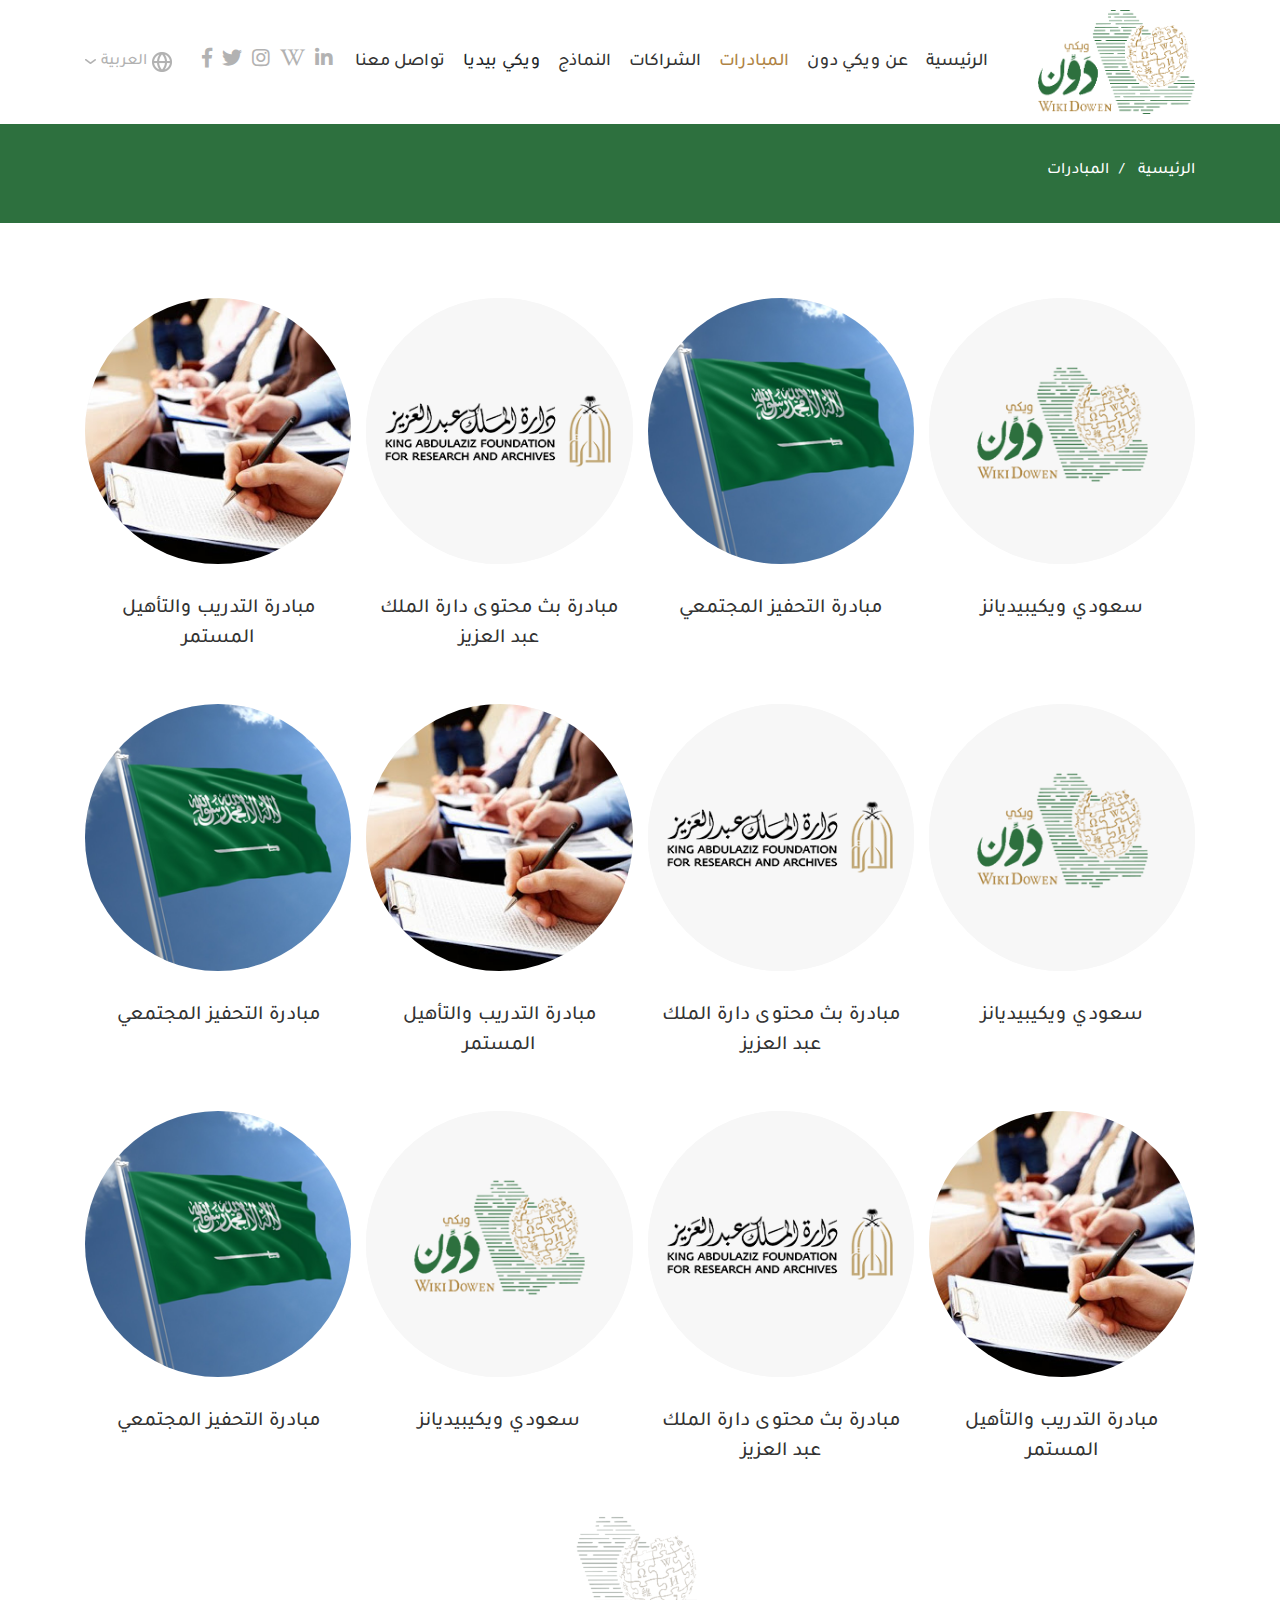
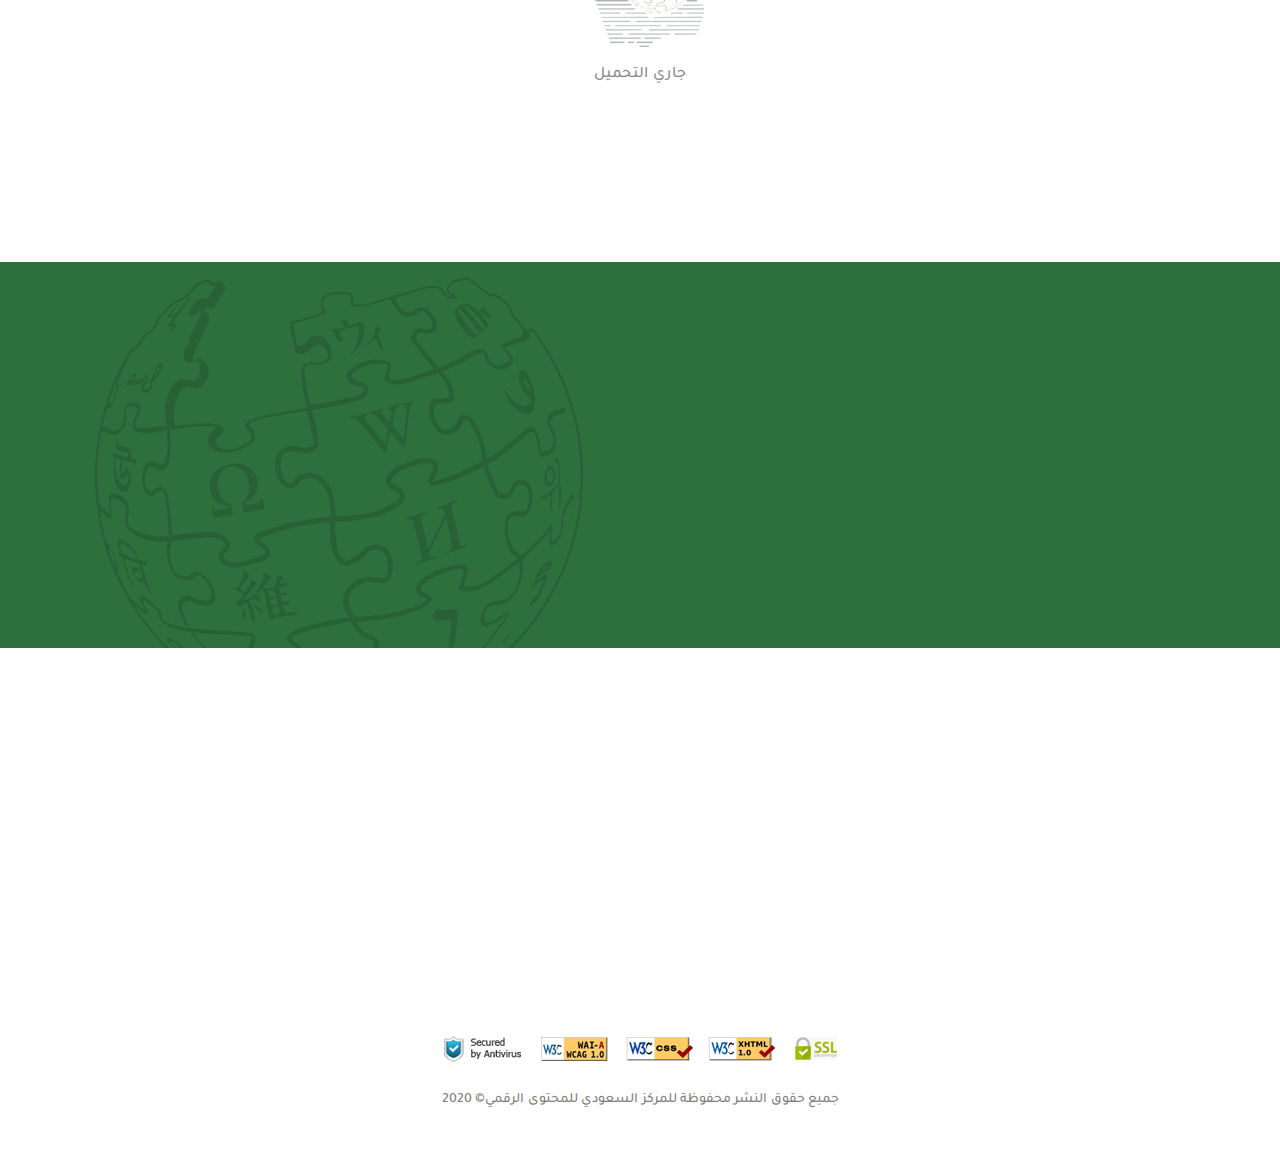
<file: Initiatives.html>
<!DOCTYPE HTML>
<HTML dir="rtl" lang="ar">

<head>
    <meta charset="UTF-8" />
    <meta name="viewport" content="width=device-width, initial-scale=1, shrink-to-fit=no, user-scalable=no" />
    <title>ويكى دون</title>
    <link rel='shortcut icon' type='img/png' href='images/fav.png' />
    <link rel="stylesheet" href="css/bootstrap.min.css" />
    <link rel="stylesheet" href="css/bootstrap-rtl.min.css" />
    <link rel="stylesheet" href="css/owl.carousel.min.css" />
    <link rel="stylesheet" href="css/fontawesome.min.css" />
    <link rel="stylesheet" href="css/animate.css" />
    <link rel="stylesheet" href="css/select2.min.css" />
    <link rel="stylesheet" href="css/main.css" />
</head>

<body class="overflow">
    <!-- Start preloader -->
    <div class="pre-loader">
        <div class="content">
            <div class="img-cont">
                <div class="grey-cont">
                    <img src="images/logo.png" />
                </div>
                <div class="color-cont">
                    <img src="images/logo.png" />
                </div>
            </div>
        </div>
    </div>
    <!-- End preloader -->

    <!-- Start Header -->
    <header>
        <div class="container">
            <div class="header">
                <a href="index.html" class="logo"><img src="images/logo.png" class="img-fluid"></a>
                <nav>
                    <div class="nav-cont">
                        <span class="close-btn"><i class="fas fa-times"></i></span>
                        <ul class="mo-nav list-unstyled fixall">
                            <li class="nav-li">
                                <a href="index.html" class="nav-a fixall">الرئيسية</a>
                            </li>
                            <li class="nav-li ">
                                <a href="about.html" class="nav-a fixall">عن ويكي دون</a>
                            </li>
                            <li class="nav-li active">
                                <a href="Initiatives.html" class="nav-a fixall">المبادرات</a>
                            </li>
                            <li class="nav-li">
                                <a href="partnerships.html" class="nav-a fixall">الشراكات</a>
                            </li>
                            <li class="nav-li ">
                                <a href="forms.html" class="nav-a fixall">النماذج</a>
                            </li>
                            <li class="nav-li drop-btn">
                                <a class="nav-a fixall">ويكي بيديا</a>
                                <ul class="drop-ul list-unstyled fixall">
                                    <li class="drop-li">
                                        <a href="#!" class="drop-a fixall">شروحات توضيحية</a>
                                    </li>
                                    <li class="drop-li">
                                        <a href="#!" class="drop-a fixall">كيفية المشاركة</a>
                                    </li>
                                    <li class="drop-li">
                                        <a href="#!" class="drop-a fixall">مقالات مقترحة</a>
                                    </li>
                                    <li class="drop-li">
                                        <a href="#!" class="drop-a fixall">شارك مقالك</a>
                                    </li>
                                </ul>
                            </li>
                            <li class="nav-li ">
                                <a href="contact.html" class="nav-a fixall">تواصل معنا</a>
                            </li>
                        </ul>
                        <div class="links-nav">
                            <div class="social-cont">
                                <a href="#!" class="social-link fixall">
                                    <i class="fab fa-linkedin-in"></i>
                                </a>
                                <a href="#!" class="social-link fixall">
                                    <i class="fab fa-wikipedia-w"></i>
                                </a>
                                <a href="#!" class="social-link fixall">
                                    <i class="fab fa-instagram"></i>
                                </a>
                                <a href="#!" class="social-link fixall">
                                    <i class="fab fa-twitter"></i>
                                </a>
                                <a href="#!" class="social-link fixall">
                                    <i class="fab fa-facebook-f"></i>
                                </a>
                            </div>
                            <div class="lang-cont">
                                <span class="lang-anchor">
                                    <img src="images/lang.png" class="img-fluid">
                                    <span class="lang-text">العربية</span>
                                </span>
                                <div class="drop-lang">
                                    <a href="Initiatives.html" class="lang-link fixall">العربية</a>
                                    <a href="Initiatives-en.html" class="lang-link fixall">English</a>
                                </div>
                            </div>
                        </div>
                    </div>
                </nav>

                <span class="menu-btn"><i class="fas fa-bars"></i></span>
            </div>
        </div>
    </header>
    <!-- End Header -->

    <!-- Start Breadcrumb -->
    <div class="mo-breadcrumb">
        <div class="container">
            <ul class="breadcrumb-ul list-unstyled fixall">
                <li class="page-li">
                    <a href="index.html" class="page-a fixall">الرئيسية</a>
                </li>
                <li class="page-li">
                    <a href="Initiatives.html" class="page-a fixall">المبادرات</a>
                </li>
            </ul>
        </div>
    </div>
    <!-- End Breadcrumb -->

    <!-- Start Content -->
    <div class="intiats-page">
        <div class="container">
            <div class="intaits-grid">
                <div class="grid-item">
                    <a href="Initiative.html" class="intiat fixall">
                        <div class="intiat-img">
                            <div class="img-here">
                                <img src="images/circle1.png" class="img-fluid">
                            </div>
                        </div>
                        <span class="intait-text">سعودي ويكيبيديانز</span>
                    </a>
                </div>
                <div class="grid-item">
                    <a href="Initiative.html" class="intiat fixall">
                        <div class="intiat-img">
                            <div class="img-here">
                                <img src="images/circle2.png" class="img-fluid">
                            </div>
                        </div>
                        <span class="intait-text">مبادرة التحفيز المجتمعي</span>
                    </a>
                </div>
                <div class="grid-item">
                    <a href="Initiative.html" class="intiat fixall">
                        <div class="intiat-img">
                            <div class="img-here">
                                <img src="images/circle3.png" class="img-fluid">
                            </div>
                        </div>
                        <span class="intait-text">مبادرة بث محتوى دارة الملك عبد العزيز</span>
                    </a>
                </div>
                <div class="grid-item">
                    <a href="Initiative.html" class="intiat fixall">
                        <div class="intiat-img">
                            <div class="img-here">
                                <img src="images/circle4.png" class="img-fluid">
                            </div>
                        </div>
                        <span class="intait-text">مبادرة التدريب والتأهيل المستمر</span>
                    </a>
                </div>
                <div class="grid-item">
                    <a href="Initiative.html" class="intiat fixall">
                        <div class="intiat-img">
                            <div class="img-here">
                                <img src="images/circle1.png" class="img-fluid">
                            </div>
                        </div>
                        <span class="intait-text">سعودي ويكيبيديانز</span>
                    </a>
                </div>
                <div class="grid-item">
                    <a href="Initiative.html" class="intiat fixall">
                        <div class="intiat-img">
                            <div class="img-here">
                                <img src="images/circle3.png" class="img-fluid">
                            </div>
                        </div>
                        <span class="intait-text">مبادرة بث محتوى دارة الملك عبد العزيز</span>
                    </a>
                </div>
                <div class="grid-item">
                    <a href="Initiative.html" class="intiat fixall">
                        <div class="intiat-img">
                            <div class="img-here">
                                <img src="images/circle4.png" class="img-fluid">
                            </div>
                        </div>
                        <span class="intait-text">مبادرة التدريب والتأهيل المستمر</span>
                    </a>
                </div>
                <div class="grid-item">
                    <a href="Initiative.html" class="intiat fixall">
                        <div class="intiat-img">
                            <div class="img-here">
                                <img src="images/circle2.png" class="img-fluid">
                            </div>
                        </div>
                        <span class="intait-text">مبادرة التحفيز المجتمعي</span>
                    </a>
                </div>
                <div class="grid-item">
                    <a href="Initiative.html" class="intiat fixall">
                        <div class="intiat-img">
                            <div class="img-here">
                                <img src="images/circle4.png" class="img-fluid">
                            </div>
                        </div>
                        <span class="intait-text">مبادرة التدريب والتأهيل المستمر</span>
                    </a>
                </div>
                <div class="grid-item">
                    <a href="Initiative.html" class="intiat fixall">
                        <div class="intiat-img">
                            <div class="img-here">
                                <img src="images/circle3.png" class="img-fluid">
                            </div>
                        </div>
                        <span class="intait-text">مبادرة بث محتوى دارة الملك عبد العزيز</span>
                    </a>
                </div>
                <div class="grid-item">
                    <a href="Initiative.html" class="intiat fixall">
                        <div class="intiat-img">
                            <div class="img-here">
                                <img src="images/circle1.png" class="img-fluid">
                            </div>
                        </div>
                        <span class="intait-text">سعودي ويكيبيديانز</span>
                    </a>
                </div>
                <div class="grid-item">
                    <a href="Initiative.html" class="intiat fixall">
                        <div class="intiat-img">
                            <div class="img-here">
                                <img src="images/circle2.png" class="img-fluid">
                            </div>
                        </div>
                        <span class="intait-text">مبادرة التحفيز المجتمعي</span>
                    </a>
                </div>
            </div>
            <div class="load-more-animate">
                <div class="img-cont">
                    <div class="img">
                        <div class="grey-cont">
                            <img src="images/loading.png" />
                        </div>
                        <div class="color-cont">
                            <img src="images/loading.png" />
                        </div>
                    </div>
                </div>
                <span class="load-text">جاري التحميل</span>
            </div>
        </div>
    </div>
    <!-- End Content -->

    <!-- Start join -->
    <div class="join-footer">
        <img src="images/bat-back.png" class="pat">
        <h3 class="join-head fixall wow fadeInUp">
            شاركنا بطلب أو إقتراح أو استفسار
        </h3>
        <p class="join-text fixall wow fadeInUp" data-wow-delay="0.15s">
            وساهم في إثراء المحتوى الرقمي السعودي والعربي والإسلامي في الموسوعة الحرة ويكيبيديا
        </p>
        <a href="#!" class="about-btn fixall join-btn wow fadeInUp" data-wow-delay="0.3s">
            <span>شارك الآن</span>
        </a>
    </div>
    <!-- End join -->

    <!-- Start Footer -->
    <footer>
        <div class="container">
            <div class="footer">
                <div class="row">
                    <div class="col-xl-4 col-md-6 wow fadeInDown">
                        <div class="twits-cont">
                            <h2 class="footer-head fixall">حسابنا على تويتر</h2>
                            <div class="twits-list">
                                <div class="twit">
                                    <div class="twit-head">
                                        <a href="#!" class="owner fixall">@ويكي_دون</a>
                                        <span class="date">30 يونيو 2020</span>
                                    </div>
                                    <p class="twit-body fixall">
                                        هناك حقيقة مثبتة منذ زمن طويل وهي أن المحتوى
                                        المقروء لصفحة ما سيلهي القارئ
                                    </p>
                                </div>
                                <div class="twit">
                                    <div class="twit-head">
                                        <a href="#!" class="owner fixall">@ويكي_دون</a>
                                        <span class="date">30 يونيو 2020</span>
                                    </div>
                                    <p class="twit-body fixall">
                                        هناك حقيقة مثبتة منذ زمن طويل وهي أن المحتوى
                                        المقروء لصفحة ما سيلهي القارئ
                                    </p>
                                </div>
                            </div>
                        </div>
                    </div>
                    <div class="col-xl-2 col-md-3 wow fadeInDown" data-wow-delay="0.15s">
                        <div class="foot-nav-cont important-links">
                            <h2 class="footer-head fixall">روابط هامة</h2>
                            <ul class="nav-foot fixall list-unstyled">
                                <li class="nav-foot-li fixall"><a href="#!" class="nav-foot-link fixall">المركز السعودي
                                        للمحتوى
                                        الرقمي</a></li>
                                <li class="nav-foot-li fixall"><a href="#!" class="nav-foot-link fixall">التاريخ
                                        السعودي</a></li>
                                <li class="nav-foot-li fixall"><a href="#!" class="nav-foot-link fixall">وزارة الثقافة
                                        السعودية</a></li>
                                <li class="nav-foot-li fixall"><a href="#!" class="nav-foot-link fixall">دارة الملك
                                        عبدالعزيز</a></li>
                            </ul>
                        </div>
                    </div>
                    <div class="col-xl-2 col-md-3  wow fadeInDown" data-wow-delay="0.3s">
                        <div class="foot-nav-cont quick-links">
                            <h2 class="footer-head fixall">روابط سريعة</h2>
                            <ul class="nav-foot fixall list-unstyled">
                                <li class="nav-foot-li fixall"><a href="about.html" class="nav-foot-link fixall">عن ويكي
                                        دون</a></li>
                                <li class="nav-foot-li fixall"><a href="Initiatives.html"
                                        class="nav-foot-link fixall">المبادرات</a>
                                </li>
                                <li class="nav-foot-li fixall"><a href="partnerships.html"
                                        class="nav-foot-link fixall">الشراكات</a>
                                </li>
                                <li class="nav-foot-li fixall"><a href="forms.html"
                                        class="nav-foot-link fixall">النماذج</a></li>
                                <li class="nav-foot-li fixall"><a href="contact.html" class="nav-foot-link fixall">تواصل
                                        معنا</a></li>
                            </ul>
                        </div>
                    </div>
                    <div class="col-xl-4 wow fadeInDown" data-wow-delay="0.45s">
                        <div class="news-cont">
                            <h2 class="news-head fixall">النشرة البريدية</h2>
                            <p class="news-subhead fixall">اشترك ليصلك جديد أخبار ويكي دون</p>
                            <form class="news-form fixall">
                                <input type="email" class="fixall news-input" placeholder="ادخل بريدك الإلكتروني">
                                <button type="submit" class="news-btn fixall"><i class="fas fa-check"></i></button>
                            </form>
                            <div class="social-cont">
                                <a href="#!" class="social-link fixall">
                                    <i class="fab fa-linkedin-in"></i>
                                </a>
                                <a href="#!" class="social-link fixall">
                                    <i class="fab fa-wikipedia-w"></i>
                                </a>
                                <a href="#!" class="social-link fixall">
                                    <i class="fab fa-instagram"></i>
                                </a>
                                <a href="#!" class="social-link fixall">
                                    <i class="fab fa-twitter"></i>
                                </a>
                                <a href="#!" class="social-link fixall">
                                    <i class="fab fa-facebook-f"></i>
                                </a>
                            </div>
                        </div>
                    </div>
                </div>
            </div>
            <div class="last-footer">
                <div class="pay"><img src="images/pay.png" class="img-fluid"></div>
                <div class="copyrights">جميع حقوق النشر محفوظة <span>للمركز السعودي للمحتوى الرقمي© 2020</span></div>
            </div>
        </div>
    </footer>
    <!-- End Footer -->
    <script src="js/jquery-3.3.1.min.js"></script>
    <script src="js/bootstrap.min.js"></script>
    <script src="js/owl.carousel.min.js"></script>
    <script src="js/wow.min.js"></script>
    <script src="js/select2.min.js"></script>
    <script src="js/main.js"></script>
</body>

</HTML>
</file>
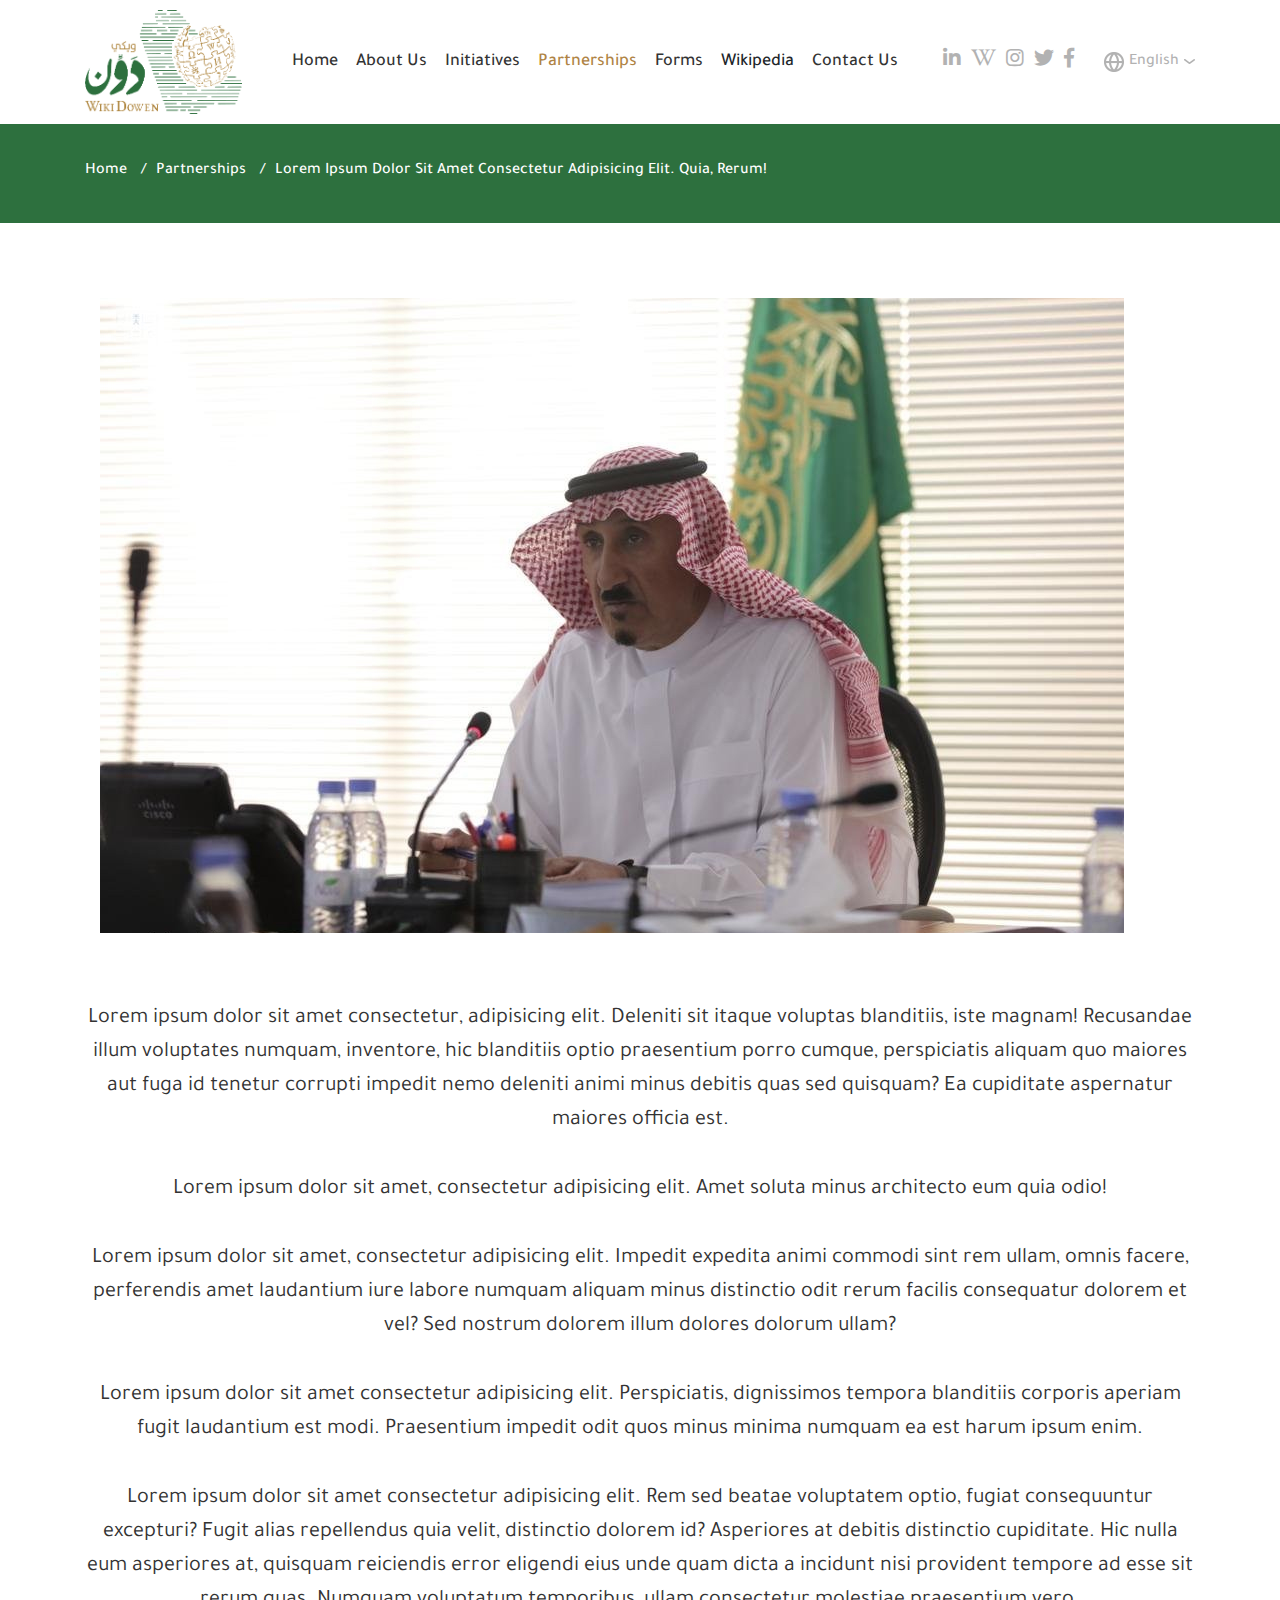
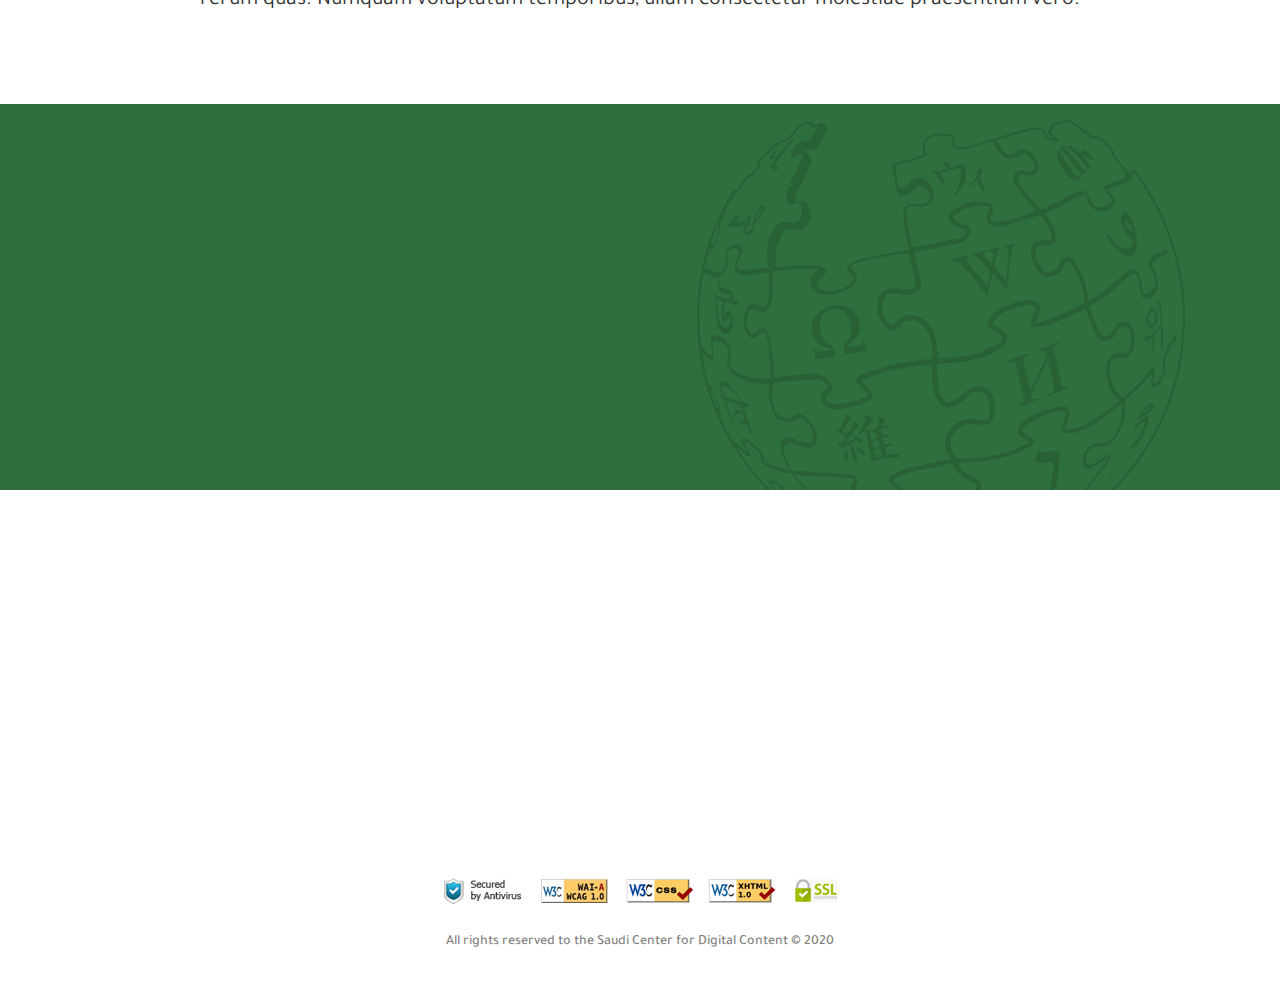
<file: partnership-en.html>
<!DOCTYPE HTML>
<HTML dir="ltr" lang="en-US">

<head>
    <meta charset="UTF-8" />
    <meta name="viewport" content="width=device-width, initial-scale=1, shrink-to-fit=no, user-scalable=no" />
    <title>WIKIDOWEN</title>
    <link rel='shortcut icon' type='img/png' href='images/fav.png' />
    <link rel="stylesheet" href="css/bootstrap.min.css" />
    <link rel="stylesheet" href="css/owl.carousel.min.css" />
    <link rel="stylesheet" href="css/fontawesome.min.css" />
    <link rel="stylesheet" href="css/animate.css" />
    <link rel="stylesheet" href="css/select2.min.css" />
    <link rel="stylesheet" href="css/main.css" />
</head>

<body class="overflow">
    <!-- Start preloader -->
    <div class="pre-loader">
        <div class="content">
            <div class="img-cont">
                <div class="grey-cont">
                    <img src="images/logo.png" />
                </div>
                <div class="color-cont">
                    <img src="images/logo.png" />
                </div>
            </div>
        </div>
    </div>
    <!-- End preloader -->

    <!-- Start Header -->
    <header>
        <div class="container">
            <div class="header">
                <a href="index-en.html" class="logo"><img src="images/logo.png" class="img-fluid"></a>
                <nav>
                    <div class="nav-cont">
                        <span class="close-btn"><i class="fas fa-times"></i></span>
                        <ul class="mo-nav list-unstyled fixall">
                            <li class="nav-li">
                                <a href="index-en.html" class="nav-a fixall">Home</a>
                            </li>
                            <li class="nav-li ">
                                <a href="about-en.html" class="nav-a fixall">About Us</a>
                            </li>
                            <li class="nav-li ">
                                <a href="Initiatives-en.html" class="nav-a fixall">Initiatives</a>
                            </li>
                            <li class="nav-li active">
                                <a href="partnerships-en.html" class="nav-a fixall">Partnerships</a>
                            </li>
                            <li class="nav-li ">
                                <a href="forms-en.html" class="nav-a fixall">Forms</a>
                            </li>
                            <li class="nav-li drop-btn">
                                <a class="nav-a fixall">Wikipedia</a>
                                <ul class="drop-ul list-unstyled fixall">
                                    <li class="drop-li">
                                        <a href="#!" class="drop-a fixall">Explanatory explanations</a>
                                    </li>
                                    <li class="drop-li">
                                        <a href="#!" class="drop-a fixall">How to participate</a>
                                    </li>
                                    <li class="drop-li">
                                        <a href="#!" class="drop-a fixall">Suggested articles</a>
                                    </li>
                                    <li class="drop-li">
                                        <a href="#!" class="drop-a fixall">Share your article</a>
                                    </li>
                                </ul>
                            </li>
                            <li class="nav-li ">
                                <a href="contact-en.html" class="nav-a fixall">Contact Us</a>
                            </li>
                        </ul>
                        <div class="links-nav">
                            <div class="social-cont">
                                <a href="#!" class="social-link fixall">
                                    <i class="fab fa-linkedin-in"></i>
                                </a>
                                <a href="#!" class="social-link fixall">
                                    <i class="fab fa-wikipedia-w"></i>
                                </a>
                                <a href="#!" class="social-link fixall">
                                    <i class="fab fa-instagram"></i>
                                </a>
                                <a href="#!" class="social-link fixall">
                                    <i class="fab fa-twitter"></i>
                                </a>
                                <a href="#!" class="social-link fixall">
                                    <i class="fab fa-facebook-f"></i>
                                </a>
                            </div>
                            <div class="lang-cont">
                                <span class="lang-anchor">
                                    <img src="images/lang.png" class="img-fluid">
                                    <span class="lang-text">English</span>
                                </span>
                                <div class="drop-lang">
                                    <a href="partnership.html" class="lang-link fixall">العربية</a>
                                    <a href="partnership-en.html" class="lang-link fixall">English</a>
                                </div>
                            </div>
                        </div>
                    </div>
                </nav>

                <span class="menu-btn"><i class="fas fa-bars"></i></span>
            </div>
        </div>
    </header>
    <!-- End Header -->

    <!-- Start Breadcrumb -->
    <div class="mo-breadcrumb">
        <div class="container">
            <ul class="breadcrumb-ul list-unstyled fixall">
                <li class="page-li">
                    <a href="index-en.html" class="page-a fixall">Home</a>
                </li>
                <li class="page-li">
                    <a href="partnerships-en.html" class="page-a fixall">Partnerships</a>
                </li>
                <li class="page-li">
                    <a href="partnership-en.html" class="page-a fixall">Lorem ipsum dolor sit amet consectetur
                        adipisicing elit. Quia, rerum!</a>
                </li>
            </ul>
        </div>
    </div>
    <!-- End Breadcrumb -->

    <!-- Start Content -->
    <div class="partner-page">
        <div class="container">
            <div class="partner-img">
                <img src="images/singleblog.jpg" class="img-fluid">
            </div>
            <div class="partner-ps">
                <p class="partner-p fixall">
                    Lorem ipsum dolor sit amet consectetur, adipisicing elit. Deleniti sit itaque voluptas blanditiis,
                    iste magnam! Recusandae illum voluptates numquam, inventore, hic blanditiis optio praesentium porro
                    cumque, perspiciatis aliquam quo maiores aut fuga id tenetur corrupti impedit nemo deleniti animi
                    minus debitis quas sed quisquam? Ea cupiditate aspernatur maiores officia est.
                </p>
                <p class="partner-p fixall">
                    Lorem ipsum dolor sit amet, consectetur adipisicing elit. Amet soluta minus architecto eum quia
                    odio!
                </p>
                <p class="partner-p fixall">
                    Lorem ipsum dolor sit amet, consectetur adipisicing elit. Impedit expedita animi commodi sint rem
                    ullam, omnis facere, perferendis amet laudantium iure labore numquam aliquam minus distinctio odit
                    rerum facilis consequatur dolorem et vel? Sed nostrum dolorem illum dolores dolorum ullam?
                </p>
                <p class="partner-p fixall">
                    Lorem ipsum dolor sit amet consectetur adipisicing elit. Perspiciatis, dignissimos tempora
                    blanditiis corporis aperiam fugit laudantium est modi. Praesentium impedit odit quos minus minima
                    numquam ea est harum ipsum enim.
                </p>
                <p class="partner-p fixall">
                    Lorem ipsum dolor sit amet consectetur adipisicing elit. Rem sed beatae voluptatem optio, fugiat
                    consequuntur excepturi? Fugit alias repellendus quia velit, distinctio dolorem id? Asperiores at
                    debitis distinctio cupiditate. Hic nulla eum asperiores at, quisquam reiciendis error eligendi eius
                    unde quam dicta a incidunt nisi provident tempore ad esse sit rerum quas. Numquam voluptatum
                    temporibus, ullam consectetur molestiae praesentium vero.
                </p>
            </div>
        </div>
    </div>
    <!-- End Content -->

    <!-- Start join -->
    <div class="join-footer">
        <img src="images/bat-back.png" class="pat">
        <h3 class="join-head fixall wow fadeInUp">
            Share with us a request, a suggestion or an inquiry
        </h3>
        <p class="join-text fixall wow fadeInUp" data-wow-delay="0.15s">
            He contributed to enriching Saudi, Arabic & Islamic digital content in the free encyclopedia Wikipedia
        </p>
        <a href="#!" class="about-btn fixall join-btn wow fadeInUp" data-wow-delay="0.3s">
            <span>Join Now</span>
        </a>
    </div>
    <!-- End join -->

    <!-- Start Footer -->
    <footer>
        <div class="container">
            <div class="footer">
                <div class="row">
                    <div class="col-xl-4 col-md-6 wow fadeInDown">
                        <div class="twits-cont">
                            <h2 class="footer-head fixall">Our Twitter account </h2>
                            <div class="twits-list">
                                <div class="twit">
                                    <div class="twit-head">
                                        <a href="#!" class="owner fixall">@wiki_dowen</a>
                                        <span class="date">30 June 2020</span>
                                    </div>
                                    <p class="twit-body fixall">
                                        Lorem ipsum dolor sit amet consectetur adipisicing elit. Laborum, nobis?
                                    </p>
                                </div>
                                <div class="twit">
                                    <div class="twit-head">
                                        <a href="#!" class="owner fixall">@wiki_dowen</a>
                                        <span class="date">30 June 2020</span>
                                    </div>
                                    <p class="twit-body fixall">
                                        Lorem ipsum dolor sit amet consectetur adipisicing elit. Laborum, nobis?
                                    </p>
                                </div>
                            </div>
                        </div>
                    </div>
                    <div class="col-xl-2 col-md-3 wow fadeInDown" data-wow-delay="0.15s">
                        <div class="foot-nav-cont important-links">
                            <h2 class="footer-head fixall">Important links</h2>
                            <ul class="nav-foot fixall list-unstyled">
                                <li class="nav-foot-li fixall"><a href="#!" class="nav-foot-link fixall">Saudi Center
                                        for Digital Content</a></li>
                                <li class="nav-foot-li fixall"><a href="#!" class="nav-foot-link fixall">Saudi
                                        history</a></li>
                                <li class="nav-foot-li fixall"><a href="#!" class="nav-foot-link fixall">Saudi Ministry
                                        of Culture</a></li>
                                <li class="nav-foot-li fixall"><a href="#!" class="nav-foot-link fixall">King Abdulaziz
                                        Circle</a></li>
                            </ul>
                        </div>
                    </div>
                    <div class="col-xl-2 col-md-3  wow fadeInDown" data-wow-delay="0.3s">
                        <div class="foot-nav-cont quick-links">
                            <h2 class="footer-head fixall">Quick links</h2>
                            <ul class="nav-foot fixall list-unstyled">
                                <li class="nav-foot-li fixall"><a href="#!" class="nav-foot-link fixall">About Us</a>
                                </li>
                                <li class="nav-foot-li fixall"><a href="Initiatives-en.html"
                                        class="nav-foot-link fixall">Initiatives</a>
                                </li>
                                <li class="nav-foot-li fixall"><a href="partnerships-en.html"
                                        class="nav-foot-link fixall">Partnerships</a>
                                </li>
                                <li class="nav-foot-li fixall"><a href="forms-en.html"
                                        class="nav-foot-link fixall">Forms</a>
                                </li>
                                <li class="nav-foot-li fixall"><a href="contact-en.html"
                                        class="nav-foot-link fixall">Connect Us</a>
                                </li>
                            </ul>
                        </div>
                    </div>
                    <div class="col-xl-4 wow fadeInDown" data-wow-delay="0.45s">
                        <div class="news-cont">
                            <h2 class="news-head fixall">Newsletter</h2>
                            <p class="news-subhead fixall">Subscribe to receive WIKIDOWEN lattest news </p>
                            <form class="news-form fixall">
                                <input type="email" class="fixall news-input" placeholder="Enter your email address">
                                <button type="submit" class="news-btn fixall"><i class="fas fa-check"></i></button>
                            </form>
                            <div class="social-cont">
                                <a href="#!" class="social-link fixall">
                                    <i class="fab fa-linkedin-in"></i>
                                </a>
                                <a href="#!" class="social-link fixall">
                                    <i class="fab fa-wikipedia-w"></i>
                                </a>
                                <a href="#!" class="social-link fixall">
                                    <i class="fab fa-instagram"></i>
                                </a>
                                <a href="#!" class="social-link fixall">
                                    <i class="fab fa-twitter"></i>
                                </a>
                                <a href="#!" class="social-link fixall">
                                    <i class="fab fa-facebook-f"></i>
                                </a>
                            </div>
                        </div>
                    </div>
                </div>
            </div>
            <div class="last-footer">
                <div class="pay"><img src="images/pay.png" class="img-fluid"></div>
                <div class="copyrights">All rights reserved <span>to the Saudi Center for Digital Content © 2020</span>
                </div>
            </div>
        </div>
    </footer>
    <!-- End Footer -->
    <script src="js/jquery-3.3.1.min.js"></script>
    <script src="js/bootstrap.min.js"></script>
    <script src="js/owl.carousel.min.js"></script>
    <script src="js/wow.min.js"></script>
    <script src="js/select2.min.js"></script>
    <script src="js/main.js"></script>
</body>

</HTML>
</file>
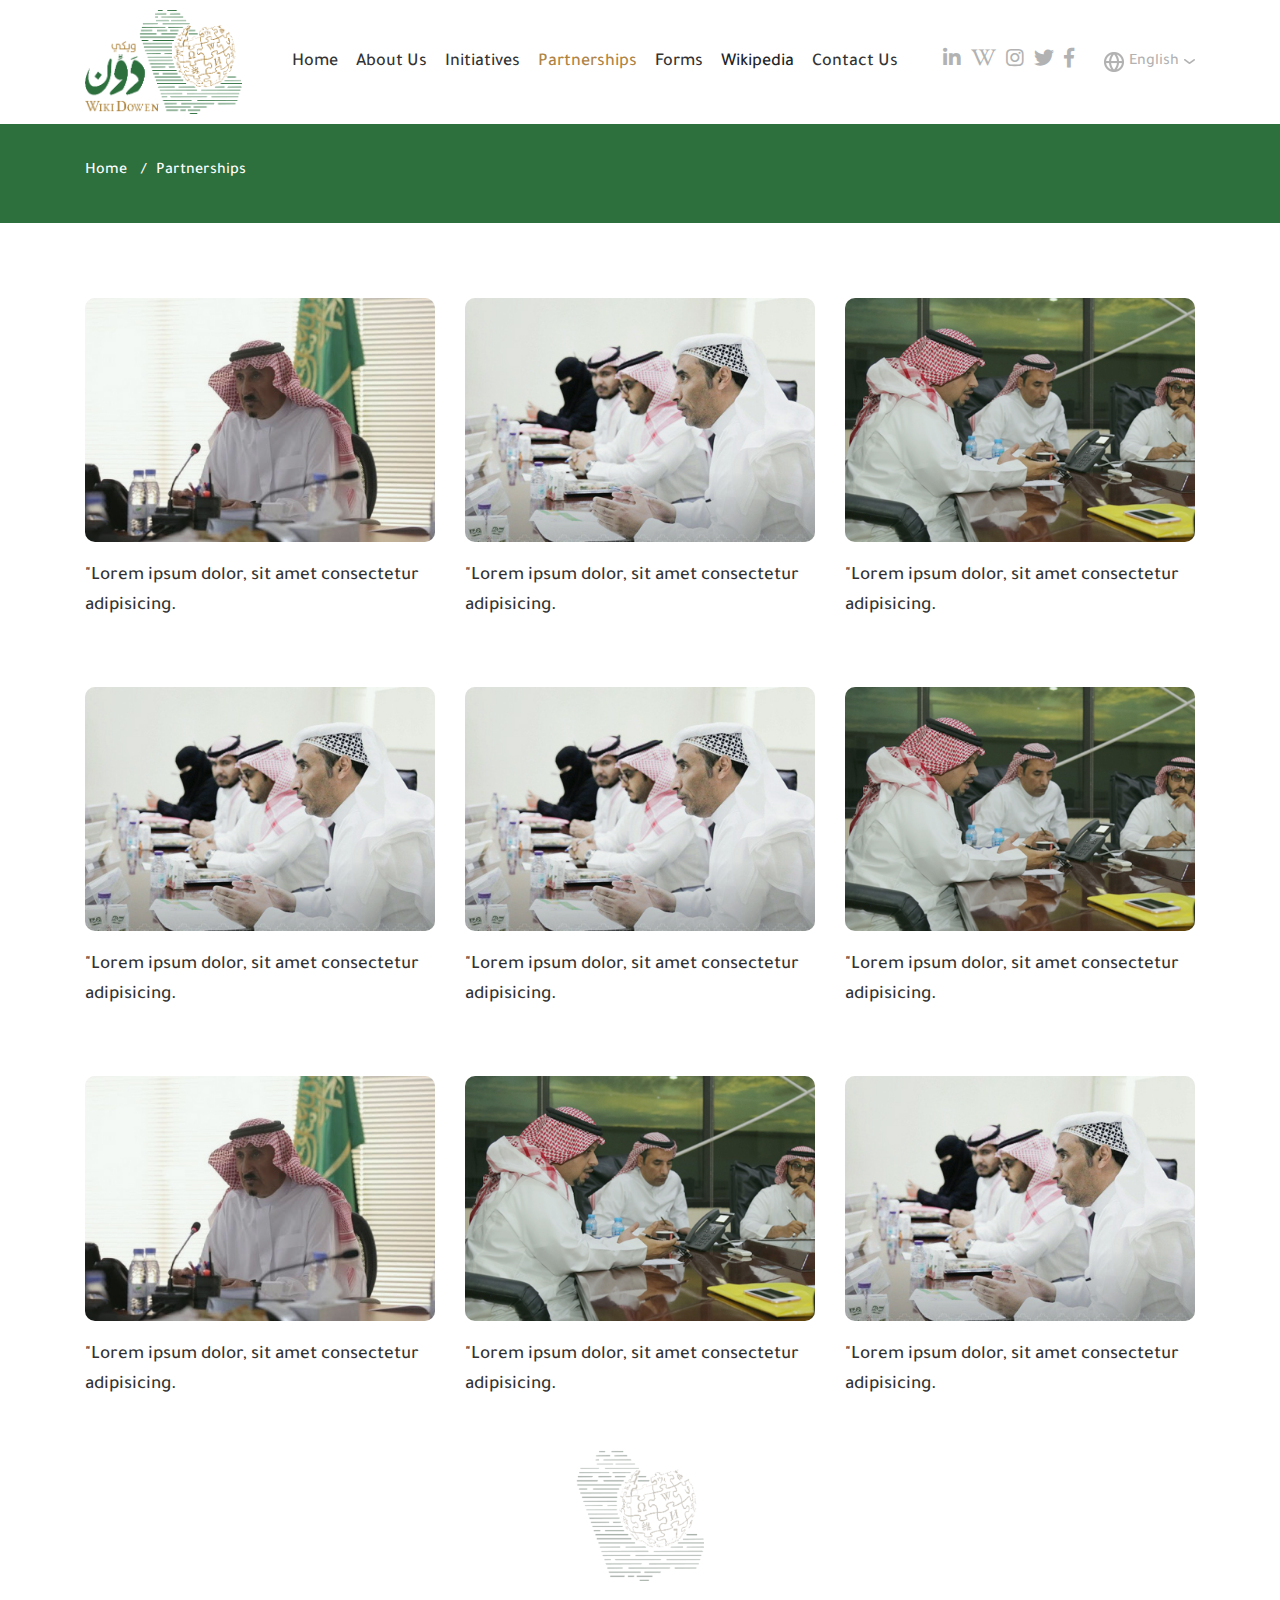
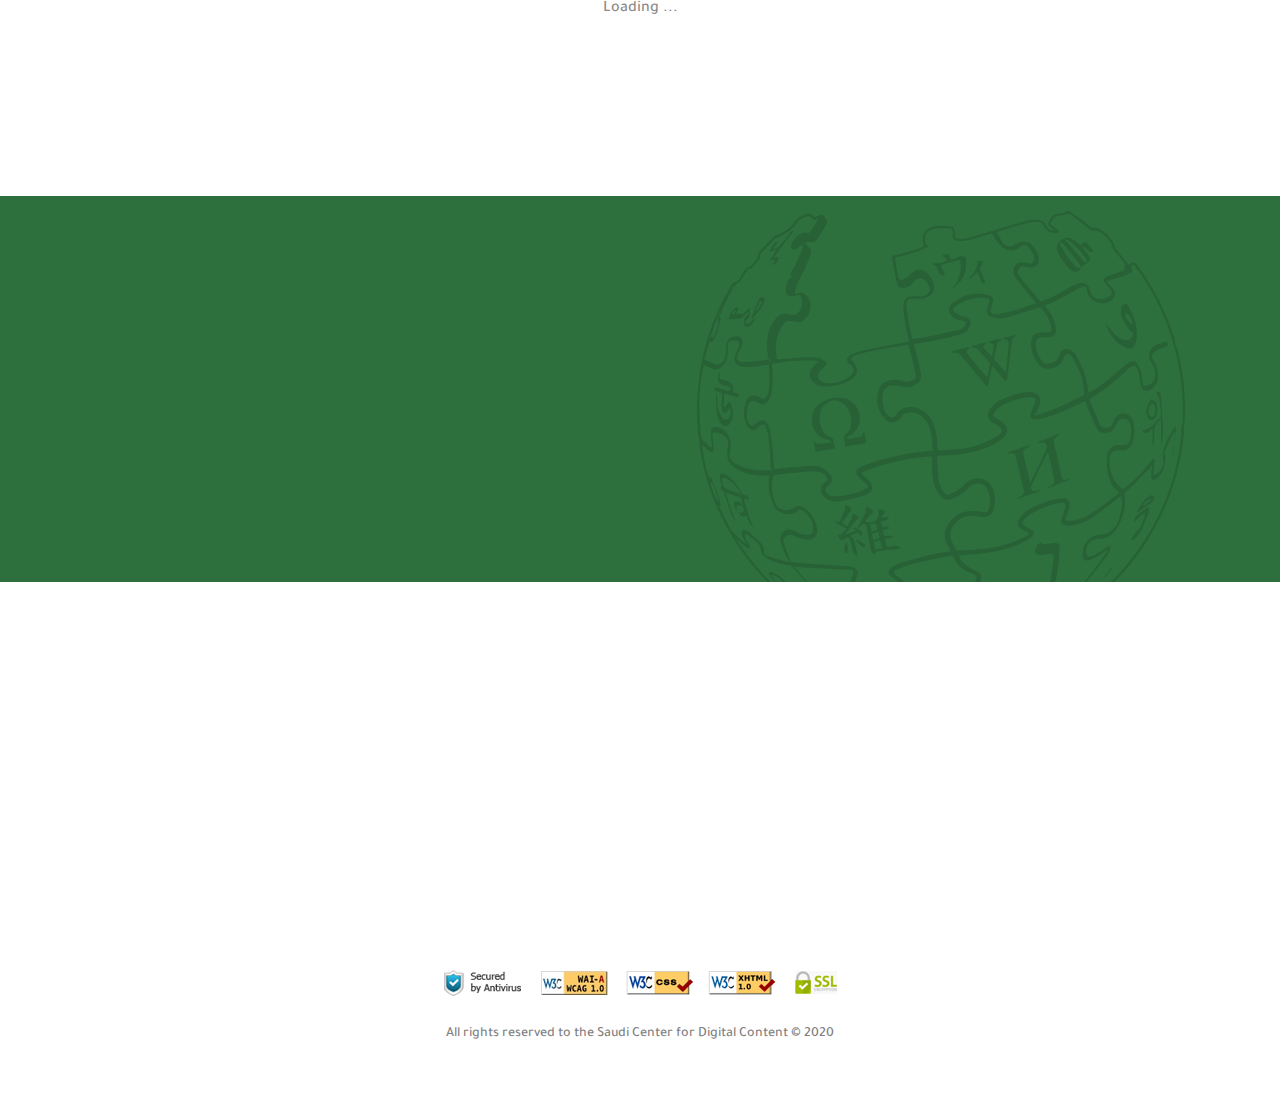
<file: partnerships-en.html>
<!DOCTYPE HTML>
<HTML dir="ltr" lang="en-US">

<head>
    <meta charset="UTF-8" />
    <meta name="viewport" content="width=device-width, initial-scale=1, shrink-to-fit=no, user-scalable=no" />
    <title>WIKIDOWEN</title>
    <link rel='shortcut icon' type='img/png' href='images/fav.png' />
    <link rel="stylesheet" href="css/bootstrap.min.css" />
    <link rel="stylesheet" href="css/owl.carousel.min.css" />
    <link rel="stylesheet" href="css/fontawesome.min.css" />
    <link rel="stylesheet" href="css/animate.css" />
    <link rel="stylesheet" href="css/select2.min.css" />
    <link rel="stylesheet" href="css/main.css" />
</head>

<body class="overflow">
    <!-- Start preloader -->
    <div class="pre-loader">
        <div class="content">
            <div class="img-cont">
                <div class="grey-cont">
                    <img src="images/logo.png" />
                </div>
                <div class="color-cont">
                    <img src="images/logo.png" />
                </div>
            </div>
        </div>
    </div>
    <!-- End preloader -->

    <!-- Start Header -->
    <header>
        <div class="container">
            <div class="header">
                <a href="index-en.html" class="logo"><img src="images/logo.png" class="img-fluid"></a>
                <nav>
                    <div class="nav-cont">
                        <span class="close-btn"><i class="fas fa-times"></i></span>
                        <ul class="mo-nav list-unstyled fixall">
                            <li class="nav-li">
                                <a href="index-en.html" class="nav-a fixall">Home</a>
                            </li>
                            <li class="nav-li ">
                                <a href="about-en.html" class="nav-a fixall">About Us</a>
                            </li>
                            <li class="nav-li ">
                                <a href="Initiatives-en.html" class="nav-a fixall">Initiatives</a>
                            </li>
                            <li class="nav-li active">
                                <a href="partnerships-en.html" class="nav-a fixall">Partnerships</a>
                            </li>
                            <li class="nav-li ">
                                <a href="forms-en.html" class="nav-a fixall">Forms</a>
                            </li>
                            <li class="nav-li drop-btn">
                                <a class="nav-a fixall">Wikipedia</a>
                                <ul class="drop-ul list-unstyled fixall">
                                    <li class="drop-li">
                                        <a href="#!" class="drop-a fixall">Explanatory explanations</a>
                                    </li>
                                    <li class="drop-li">
                                        <a href="#!" class="drop-a fixall">How to participate</a>
                                    </li>
                                    <li class="drop-li">
                                        <a href="#!" class="drop-a fixall">Suggested articles</a>
                                    </li>
                                    <li class="drop-li">
                                        <a href="#!" class="drop-a fixall">Share your article</a>
                                    </li>
                                </ul>
                            </li>
                            <li class="nav-li ">
                                <a href="contact-en.html" class="nav-a fixall">Contact Us</a>
                            </li>
                        </ul>
                        <div class="links-nav">
                            <div class="social-cont">
                                <a href="#!" class="social-link fixall">
                                    <i class="fab fa-linkedin-in"></i>
                                </a>
                                <a href="#!" class="social-link fixall">
                                    <i class="fab fa-wikipedia-w"></i>
                                </a>
                                <a href="#!" class="social-link fixall">
                                    <i class="fab fa-instagram"></i>
                                </a>
                                <a href="#!" class="social-link fixall">
                                    <i class="fab fa-twitter"></i>
                                </a>
                                <a href="#!" class="social-link fixall">
                                    <i class="fab fa-facebook-f"></i>
                                </a>
                            </div>
                            <div class="lang-cont">
                                <span class="lang-anchor">
                                    <img src="images/lang.png" class="img-fluid">
                                    <span class="lang-text">English</span>
                                </span>
                                <div class="drop-lang">
                                    <a href="partnerships.html" class="lang-link fixall">العربية</a>
                                    <a href="partnerships-en.html" class="lang-link fixall">English</a>
                                </div>
                            </div>
                        </div>
                    </div>
                </nav>

                <span class="menu-btn"><i class="fas fa-bars"></i></span>
            </div>
        </div>
    </header>
    <!-- End Header -->

    <!-- Start Breadcrumb -->
    <div class="mo-breadcrumb">
        <div class="container">
            <ul class="breadcrumb-ul list-unstyled fixall">
                <li class="page-li">
                    <a href="index-en.html" class="page-a fixall">Home</a>
                </li>
                <li class="page-li">
                    <a href="partnerships-en.html" class="page-a fixall">Partnerships</a>
                </li>
            </ul>
        </div>
    </div>
    <!-- End Breadcrumb -->

    <div class="partners-page">
        <div class="container">
            <div class="partners-grid">
                <div class="grid-item">
                    <a href="partnership-en.html" class="partner fixall">
                        <div class="partner-img">
                            <div class="img-here">
                                <img src="images/blog1.jpg" class="img-fluid">
                            </div>
                        </div>
                        <p class="partner-text fixall">"Lorem ipsum dolor, sit amet consectetur adipisicing.</p>
                    </a>
                </div>
                <div class="grid-item">
                    <a href="partnership-en.html" class="partner fixall">
                        <div class="partner-img">
                            <div class="img-here">
                                <img src="images/blog2.jpg" class="img-fluid">
                            </div>
                        </div>
                        <p class="partner-text fixall">"Lorem ipsum dolor, sit amet consectetur adipisicing.</p>
                    </a>
                </div>
                <div class="grid-item">
                    <a href="partnership-en.html" class="partner fixall">
                        <div class="partner-img">
                            <div class="img-here">
                                <img src="images/blog3.jpg" class="img-fluid">
                            </div>
                        </div>
                        <p class="partner-text fixall">"Lorem ipsum dolor, sit amet consectetur adipisicing.
                        </p>
                    </a>
                </div>
                <div class="grid-item">
                    <a href="partnership-en.html" class="partner fixall">
                        <div class="partner-img">
                            <div class="img-here">
                                <img src="images/blog2.jpg" class="img-fluid">
                            </div>
                        </div>
                        <p class="partner-text fixall">"Lorem ipsum dolor, sit amet consectetur adipisicing.</p>
                    </a>
                </div>
                <div class="grid-item">
                    <a href="partnership-en.html" class="partner fixall">
                        <div class="partner-img">
                            <div class="img-here">
                                <img src="images/blog2.jpg" class="img-fluid">
                            </div>
                        </div>
                        <p class="partner-text fixall">"Lorem ipsum dolor, sit amet consectetur adipisicing.</p>
                    </a>
                </div>
                <div class="grid-item">
                    <a href="partnership-en.html" class="partner fixall">
                        <div class="partner-img">
                            <div class="img-here">
                                <img src="images/blog3.jpg" class="img-fluid">
                            </div>
                        </div>
                        <p class="partner-text fixall">"Lorem ipsum dolor, sit amet consectetur adipisicing.
                        </p>
                    </a>
                </div>
                <div class="grid-item">
                    <a href="partnership-en.html" class="partner fixall">
                        <div class="partner-img">
                            <div class="img-here">
                                <img src="images/blog1.jpg" class="img-fluid">
                            </div>
                        </div>
                        <p class="partner-text fixall">"Lorem ipsum dolor, sit amet consectetur adipisicing.</p>
                    </a>
                </div>
                <div class="grid-item">
                    <a href="partnership-en.html" class="partner fixall">
                        <div class="partner-img">
                            <div class="img-here">
                                <img src="images/blog3.jpg" class="img-fluid">
                            </div>
                        </div>
                        <p class="partner-text fixall">"Lorem ipsum dolor, sit amet consectetur adipisicing.
                        </p>
                    </a>
                </div>
                <div class="grid-item">
                    <a href="partnership-en.html" class="partner fixall">
                        <div class="partner-img">
                            <div class="img-here">
                                <img src="images/blog2.jpg" class="img-fluid">
                            </div>
                        </div>
                        <p class="partner-text fixall">"Lorem ipsum dolor, sit amet consectetur adipisicing.</p>
                    </a>
                </div>
            </div>
            <div class="load-more-animate">
                <div class="img-cont">
                    <div class="img">
                        <div class="grey-cont">
                            <img src="images/loading.png" />
                        </div>
                        <div class="color-cont">
                            <img src="images/loading.png" />
                        </div>
                    </div>
                </div>
                <span class="load-text">Loading ...</span>
            </div>
        </div>
    </div>

    <!-- Start join -->
    <div class="join-footer">
        <img src="images/bat-back.png" class="pat">
        <h3 class="join-head fixall wow fadeInUp">
            Share with us a request, a suggestion or an inquiry
        </h3>
        <p class="join-text fixall wow fadeInUp" data-wow-delay="0.15s">
            He contributed to enriching Saudi, Arabic & Islamic digital content in the free encyclopedia Wikipedia
        </p>
        <a href="#!" class="about-btn fixall join-btn wow fadeInUp" data-wow-delay="0.3s">
            <span>Join Now</span>
        </a>
    </div>
    <!-- End join -->

    <!-- Start Footer -->
    <footer>
        <div class="container">
            <div class="footer">
                <div class="row">
                    <div class="col-xl-4 col-md-6 wow fadeInDown">
                        <div class="twits-cont">
                            <h2 class="footer-head fixall">Our Twitter account </h2>
                            <div class="twits-list">
                                <div class="twit">
                                    <div class="twit-head">
                                        <a href="#!" class="owner fixall">@wiki_dowen</a>
                                        <span class="date">30 June 2020</span>
                                    </div>
                                    <p class="twit-body fixall">
                                        Lorem ipsum dolor sit amet consectetur adipisicing elit. Laborum, nobis?
                                    </p>
                                </div>
                                <div class="twit">
                                    <div class="twit-head">
                                        <a href="#!" class="owner fixall">@wiki_dowen</a>
                                        <span class="date">30 June 2020</span>
                                    </div>
                                    <p class="twit-body fixall">
                                        Lorem ipsum dolor sit amet consectetur adipisicing elit. Laborum, nobis?
                                    </p>
                                </div>
                            </div>
                        </div>
                    </div>
                    <div class="col-xl-2 col-md-3 wow fadeInDown" data-wow-delay="0.15s">
                        <div class="foot-nav-cont important-links">
                            <h2 class="footer-head fixall">Important links</h2>
                            <ul class="nav-foot fixall list-unstyled">
                                <li class="nav-foot-li fixall"><a href="#!" class="nav-foot-link fixall">Saudi Center
                                        for Digital Content</a></li>
                                <li class="nav-foot-li fixall"><a href="#!" class="nav-foot-link fixall">Saudi
                                        history</a></li>
                                <li class="nav-foot-li fixall"><a href="#!" class="nav-foot-link fixall">Saudi Ministry
                                        of Culture</a></li>
                                <li class="nav-foot-li fixall"><a href="#!" class="nav-foot-link fixall">King Abdulaziz
                                        Circle</a></li>
                            </ul>
                        </div>
                    </div>
                    <div class="col-xl-2 col-md-3  wow fadeInDown" data-wow-delay="0.3s">
                        <div class="foot-nav-cont quick-links">
                            <h2 class="footer-head fixall">Quick links</h2>
                            <ul class="nav-foot fixall list-unstyled">
                                <li class="nav-foot-li fixall"><a href="#!" class="nav-foot-link fixall">About Us</a>
                                </li>
                                <li class="nav-foot-li fixall"><a href="Initiatives-en.html"
                                        class="nav-foot-link fixall">Initiatives</a>
                                </li>
                                <li class="nav-foot-li fixall"><a href="partnerships-en.html"
                                        class="nav-foot-link fixall">Partnerships</a>
                                </li>
                                <li class="nav-foot-li fixall"><a href="forms-en.html"
                                        class="nav-foot-link fixall">Forms</a>
                                </li>
                                <li class="nav-foot-li fixall"><a href="contact-en.html"
                                        class="nav-foot-link fixall">Connect Us</a>
                                </li>
                            </ul>
                        </div>
                    </div>
                    <div class="col-xl-4 wow fadeInDown" data-wow-delay="0.45s">
                        <div class="news-cont">
                            <h2 class="news-head fixall">Newsletter</h2>
                            <p class="news-subhead fixall">Subscribe to receive WIKIDOWEN lattest news </p>
                            <form class="news-form fixall">
                                <input type="email" class="fixall news-input" placeholder="Enter your email address">
                                <button type="submit" class="news-btn fixall"><i class="fas fa-check"></i></button>
                            </form>
                            <div class="social-cont">
                                <a href="#!" class="social-link fixall">
                                    <i class="fab fa-linkedin-in"></i>
                                </a>
                                <a href="#!" class="social-link fixall">
                                    <i class="fab fa-wikipedia-w"></i>
                                </a>
                                <a href="#!" class="social-link fixall">
                                    <i class="fab fa-instagram"></i>
                                </a>
                                <a href="#!" class="social-link fixall">
                                    <i class="fab fa-twitter"></i>
                                </a>
                                <a href="#!" class="social-link fixall">
                                    <i class="fab fa-facebook-f"></i>
                                </a>
                            </div>
                        </div>
                    </div>
                </div>
            </div>
            <div class="last-footer">
                <div class="pay"><img src="images/pay.png" class="img-fluid"></div>
                <div class="copyrights">All rights reserved <span>to the Saudi Center for Digital Content © 2020</span>
                </div>
            </div>
        </div>
    </footer>
    <!-- End Footer -->
    <script src="js/jquery-3.3.1.min.js"></script>
    <script src="js/bootstrap.min.js"></script>
    <script src="js/owl.carousel.min.js"></script>
    <script src="js/wow.min.js"></script>
    <script src="js/select2.min.js"></script>
    <script src="js/main.js"></script>
</body>

</HTML>
</file>
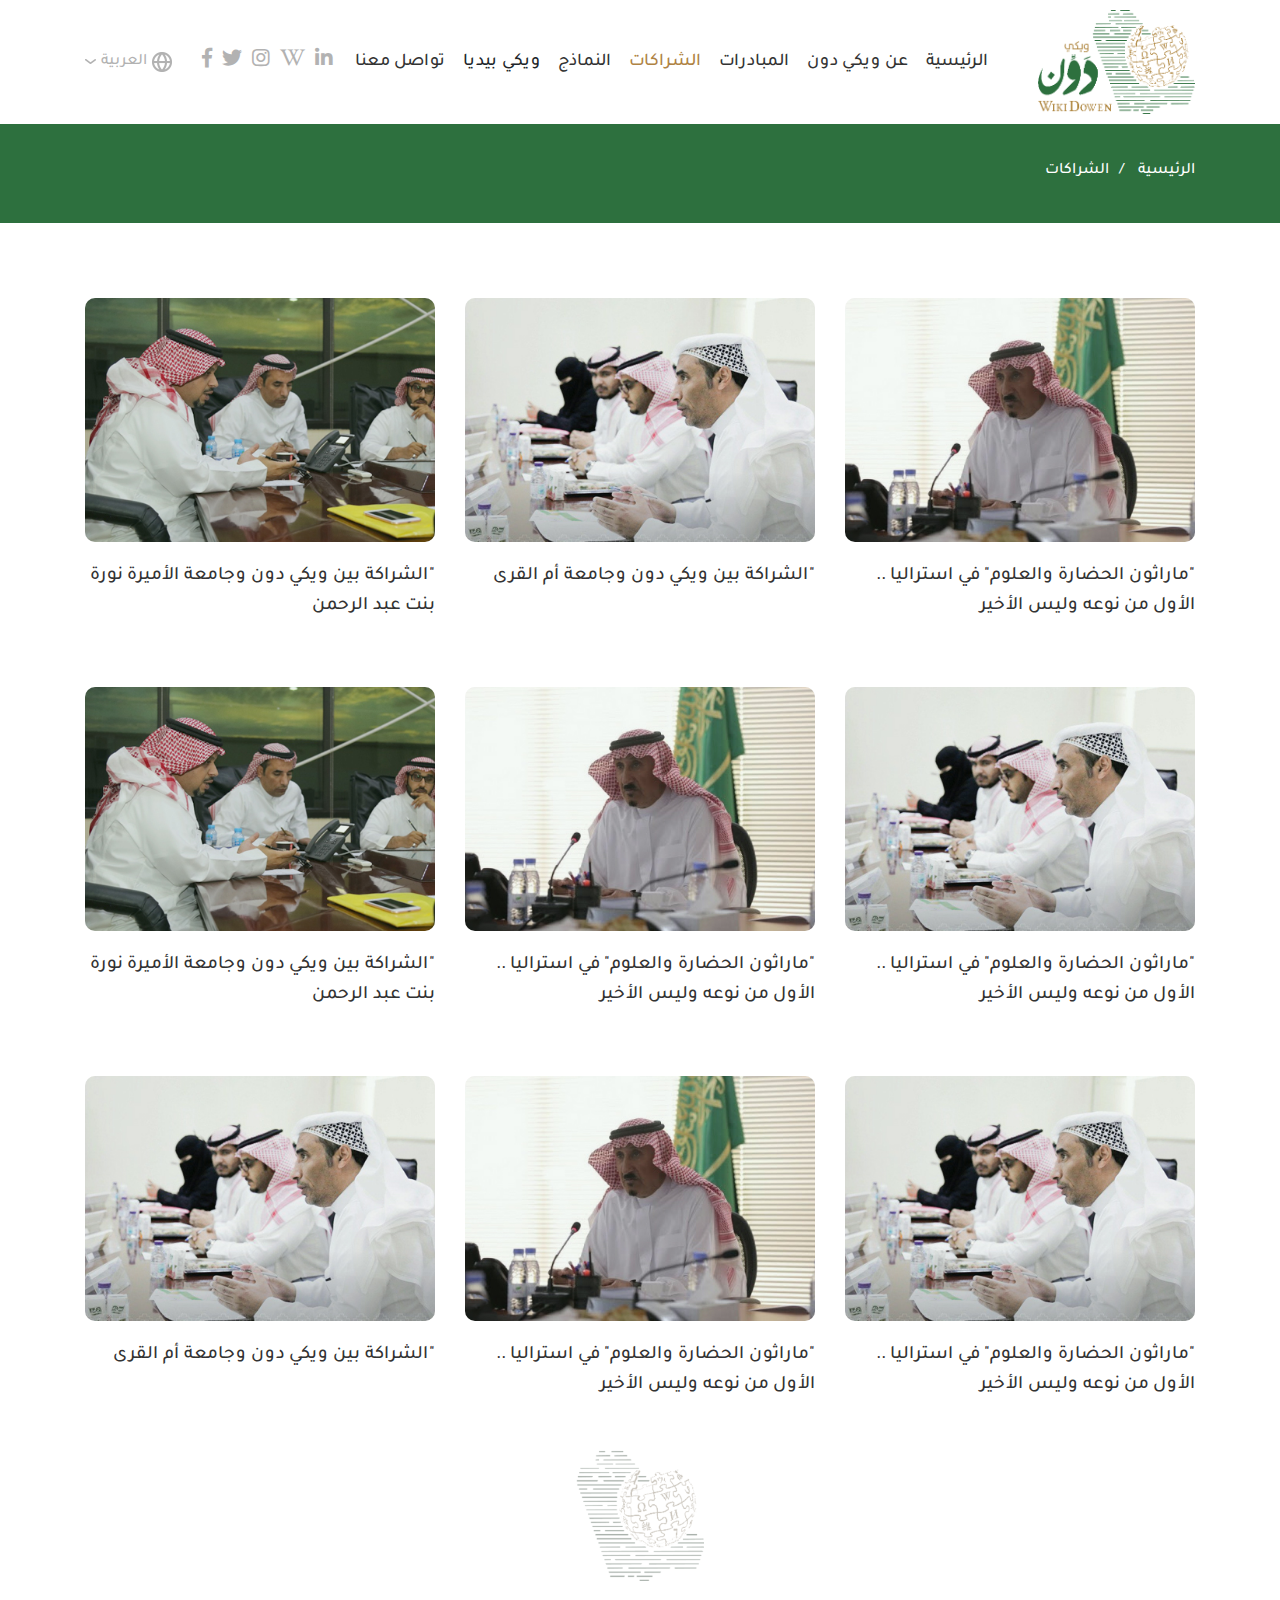
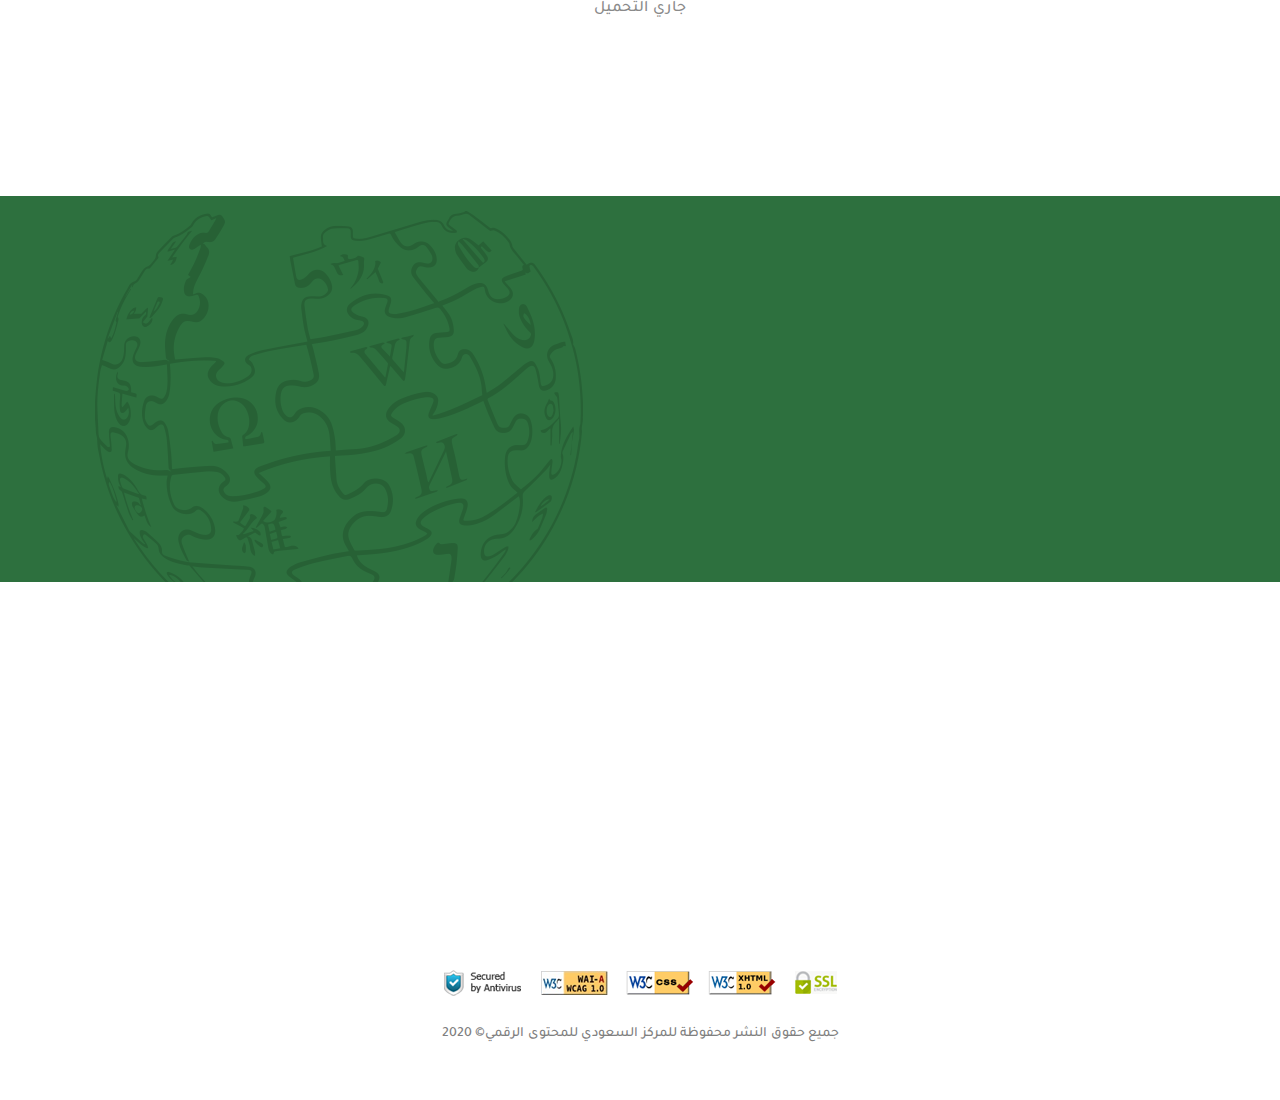
<file: partnerships.html>
<!DOCTYPE HTML>
<HTML dir="rtl" lang="ar">

<head>
    <meta charset="UTF-8" />
    <meta name="viewport" content="width=device-width, initial-scale=1, shrink-to-fit=no, user-scalable=no" />
    <title>ويكى دون</title>
    <link rel='shortcut icon' type='img/png' href='images/fav.png' />
    <link rel="stylesheet" href="css/bootstrap.min.css" />
    <link rel="stylesheet" href="css/bootstrap-rtl.min.css" />
    <link rel="stylesheet" href="css/owl.carousel.min.css" />
    <link rel="stylesheet" href="css/fontawesome.min.css" />
    <link rel="stylesheet" href="css/animate.css" />
    <link rel="stylesheet" href="css/select2.min.css" />
    <link rel="stylesheet" href="css/main.css" />
</head>

<body class="overflow">
    <!-- Start preloader -->
    <div class="pre-loader">
        <div class="content">
            <div class="img-cont">
                <div class="grey-cont">
                    <img src="images/logo.png" />
                </div>
                <div class="color-cont">
                    <img src="images/logo.png" />
                </div>
            </div>
        </div>
    </div>
    <!-- End preloader -->

    <!-- Start Header -->
    <header>
        <div class="container">
            <div class="header">
                <a href="index.html" class="logo"><img src="images/logo.png" class="img-fluid"></a>
                <nav>
                    <div class="nav-cont">
                        <span class="close-btn"><i class="fas fa-times"></i></span>
                        <ul class="mo-nav list-unstyled fixall">
                            <li class="nav-li">
                                <a href="index.html" class="nav-a fixall">الرئيسية</a>
                            </li>
                            <li class="nav-li ">
                                <a href="about.html" class="nav-a fixall">عن ويكي دون</a>
                            </li>
                            <li class="nav-li ">
                                <a href="Initiatives.html" class="nav-a fixall">المبادرات</a>
                            </li>
                            <li class="nav-li active">
                                <a href="partnerships.html" class="nav-a fixall">الشراكات</a>
                            </li>
                            <li class="nav-li ">
                                <a href="forms.html" class="nav-a fixall">النماذج</a>
                            </li>
                            <li class="nav-li drop-btn">
                                <a class="nav-a fixall">ويكي بيديا</a>
                                <ul class="drop-ul list-unstyled fixall">
                                    <li class="drop-li">
                                        <a href="#!" class="drop-a fixall">شروحات توضيحية</a>
                                    </li>
                                    <li class="drop-li">
                                        <a href="#!" class="drop-a fixall">كيفية المشاركة</a>
                                    </li>
                                    <li class="drop-li">
                                        <a href="#!" class="drop-a fixall">مقالات مقترحة</a>
                                    </li>
                                    <li class="drop-li">
                                        <a href="#!" class="drop-a fixall">شارك مقالك</a>
                                    </li>
                                </ul>
                            </li>
                            <li class="nav-li ">
                                <a href="contact.html" class="nav-a fixall">تواصل معنا</a>
                            </li>
                        </ul>
                        <div class="links-nav">
                            <div class="social-cont">
                                <a href="#!" class="social-link fixall">
                                    <i class="fab fa-linkedin-in"></i>
                                </a>
                                <a href="#!" class="social-link fixall">
                                    <i class="fab fa-wikipedia-w"></i>
                                </a>
                                <a href="#!" class="social-link fixall">
                                    <i class="fab fa-instagram"></i>
                                </a>
                                <a href="#!" class="social-link fixall">
                                    <i class="fab fa-twitter"></i>
                                </a>
                                <a href="#!" class="social-link fixall">
                                    <i class="fab fa-facebook-f"></i>
                                </a>
                            </div>
                            <div class="lang-cont">
                                <span class="lang-anchor">
                                    <img src="images/lang.png" class="img-fluid">
                                    <span class="lang-text">العربية</span>
                                </span>
                                <div class="drop-lang">
                                    <a href="partnerships.html" class="lang-link fixall">العربية</a>
                                    <a href="partnerships-en.html" class="lang-link fixall">English</a>
                                </div>
                            </div>
                        </div>
                    </div>
                </nav>

                <span class="menu-btn"><i class="fas fa-bars"></i></span>
            </div>
        </div>
    </header>
    <!-- End Header -->

    <!-- Start Breadcrumb -->
    <div class="mo-breadcrumb">
        <div class="container">
            <ul class="breadcrumb-ul list-unstyled fixall">
                <li class="page-li">
                    <a href="index.html" class="page-a fixall">الرئيسية</a>
                </li>
                <li class="page-li">
                    <a href="partnerships.html" class="page-a fixall">الشراكات</a>
                </li>
            </ul>
        </div>
    </div>
    <!-- End Breadcrumb -->

    <!-- Start Content -->
    <div class="partners-page">
        <div class="container">
            <div class="partners-grid">
                <div class="grid-item">
                    <a href="partnership.html" class="partner fixall">
                        <div class="partner-img">
                            <div class="img-here">
                                <img src="images/blog1.jpg" class="img-fluid">
                            </div>
                        </div>
                        <p class="partner-text fixall">"ماراثون الحضارة والعلوم" في استراليا .. الأول من نوعه وليس
                            الأخير</p>
                    </a>
                </div>
                <div class="grid-item">
                    <a href="partnership.html" class="partner fixall">
                        <div class="partner-img">
                            <div class="img-here">
                                <img src="images/blog2.jpg" class="img-fluid">
                            </div>
                        </div>
                        <p class="partner-text fixall">"الشراكة بين ويكي دون وجامعة أم القرى</p>
                    </a>
                </div>
                <div class="grid-item">
                    <a href="partnership.html" class="partner fixall">
                        <div class="partner-img">
                            <div class="img-here">
                                <img src="images/blog3.jpg" class="img-fluid">
                            </div>
                        </div>
                        <p class="partner-text fixall">"الشراكة بين ويكي دون وجامعة الأميرة نورة بنت عبد الرحمن
                        </p>
                    </a>
                </div>
                <div class="grid-item">
                    <a href="partnership.html" class="partner fixall">
                        <div class="partner-img">
                            <div class="img-here">
                                <img src="images/blog2.jpg" class="img-fluid">
                            </div>
                        </div>
                        <p class="partner-text fixall">"ماراثون الحضارة والعلوم" في استراليا .. الأول من نوعه وليس
                            الأخير</p>
                    </a>
                </div>
                <div class="grid-item">
                    <a href="partnership.html" class="partner fixall">
                        <div class="partner-img">
                            <div class="img-here">
                                <img src="images/blog1.jpg" class="img-fluid">
                            </div>
                        </div>
                        <p class="partner-text fixall">"ماراثون الحضارة والعلوم" في استراليا .. الأول من نوعه وليس
                            الأخير</p>
                    </a>
                </div>
                <div class="grid-item">
                    <a href="partnership.html" class="partner fixall">
                        <div class="partner-img">
                            <div class="img-here">
                                <img src="images/blog3.jpg" class="img-fluid">
                            </div>
                        </div>
                        <p class="partner-text fixall">"الشراكة بين ويكي دون وجامعة الأميرة نورة بنت عبد الرحمن
                        </p>
                    </a>
                </div>
                <div class="grid-item">
                    <a href="partnership.html" class="partner fixall">
                        <div class="partner-img">
                            <div class="img-here">
                                <img src="images/blog2.jpg" class="img-fluid">
                            </div>
                        </div>
                        <p class="partner-text fixall">"ماراثون الحضارة والعلوم" في استراليا .. الأول من نوعه وليس
                            الأخير</p>
                    </a>
                </div>
                <div class="grid-item">
                    <a href="partnership.html" class="partner fixall">
                        <div class="partner-img">
                            <div class="img-here">
                                <img src="images/blog1.jpg" class="img-fluid">
                            </div>
                        </div>
                        <p class="partner-text fixall">"ماراثون الحضارة والعلوم" في استراليا .. الأول من نوعه وليس
                            الأخير</p>
                    </a>
                </div>
                <div class="grid-item">
                    <a href="partnership.html" class="partner fixall">
                        <div class="partner-img">
                            <div class="img-here">
                                <img src="images/blog2.jpg" class="img-fluid">
                            </div>
                        </div>
                        <p class="partner-text fixall">"الشراكة بين ويكي دون وجامعة أم القرى</p>
                    </a>
                </div>
            </div>
            <div class="load-more-animate">
                <div class="img-cont">
                    <div class="img">
                        <div class="grey-cont">
                            <img src="images/loading.png" />
                        </div>
                        <div class="color-cont">
                            <img src="images/loading.png" />
                        </div>
                    </div>
                </div>
                <span class="load-text">جاري التحميل</span>
            </div>
        </div>
    </div>
    <!-- End Content -->

    <!-- Start join -->
    <div class="join-footer">
        <img src="images/bat-back.png" class="pat">
        <h3 class="join-head fixall wow fadeInUp">
            شاركنا بطلب أو إقتراح أو استفسار
        </h3>
        <p class="join-text fixall wow fadeInUp" data-wow-delay="0.15s">
            وساهم في إثراء المحتوى الرقمي السعودي والعربي والإسلامي في الموسوعة الحرة ويكيبيديا
        </p>
        <a href="#!" class="about-btn fixall join-btn wow fadeInUp" data-wow-delay="0.3s">
            <span>شارك الآن</span>
        </a>
    </div>
    <!-- End join -->

    <!-- Start Footer -->
    <footer>
        <div class="container">
            <div class="footer">
                <div class="row">
                    <div class="col-xl-4 col-md-6 wow fadeInDown">
                        <div class="twits-cont">
                            <h2 class="footer-head fixall">حسابنا على تويتر</h2>
                            <div class="twits-list">
                                <div class="twit">
                                    <div class="twit-head">
                                        <a href="#!" class="owner fixall">@ويكي_دون</a>
                                        <span class="date">30 يونيو 2020</span>
                                    </div>
                                    <p class="twit-body fixall">
                                        هناك حقيقة مثبتة منذ زمن طويل وهي أن المحتوى
                                        المقروء لصفحة ما سيلهي القارئ
                                    </p>
                                </div>
                                <div class="twit">
                                    <div class="twit-head">
                                        <a href="#!" class="owner fixall">@ويكي_دون</a>
                                        <span class="date">30 يونيو 2020</span>
                                    </div>
                                    <p class="twit-body fixall">
                                        هناك حقيقة مثبتة منذ زمن طويل وهي أن المحتوى
                                        المقروء لصفحة ما سيلهي القارئ
                                    </p>
                                </div>
                            </div>
                        </div>
                    </div>
                    <div class="col-xl-2 col-md-3 wow fadeInDown" data-wow-delay="0.15s">
                        <div class="foot-nav-cont important-links">
                            <h2 class="footer-head fixall">روابط هامة</h2>
                            <ul class="nav-foot fixall list-unstyled">
                                <li class="nav-foot-li fixall"><a href="#!" class="nav-foot-link fixall">المركز السعودي
                                        للمحتوى
                                        الرقمي</a></li>
                                <li class="nav-foot-li fixall"><a href="#!" class="nav-foot-link fixall">التاريخ
                                        السعودي</a></li>
                                <li class="nav-foot-li fixall"><a href="#!" class="nav-foot-link fixall">وزارة الثقافة
                                        السعودية</a></li>
                                <li class="nav-foot-li fixall"><a href="#!" class="nav-foot-link fixall">دارة الملك
                                        عبدالعزيز</a></li>
                            </ul>
                        </div>
                    </div>
                    <div class="col-xl-2 col-md-3  wow fadeInDown" data-wow-delay="0.3s">
                        <div class="foot-nav-cont quick-links">
                            <h2 class="footer-head fixall">روابط سريعة</h2>
                            <ul class="nav-foot fixall list-unstyled">
                                <li class="nav-foot-li fixall"><a href="about.html" class="nav-foot-link fixall">عن ويكي
                                        دون</a></li>
                                <li class="nav-foot-li fixall"><a href="Initiatives.html"
                                        class="nav-foot-link fixall">المبادرات</a>
                                </li>
                                <li class="nav-foot-li fixall"><a href="partnerships.html"
                                        class="nav-foot-link fixall">الشراكات</a>
                                </li>
                                <li class="nav-foot-li fixall"><a href="forms.html"
                                        class="nav-foot-link fixall">النماذج</a></li>
                                <li class="nav-foot-li fixall"><a href="contact.html" class="nav-foot-link fixall">تواصل
                                        معنا</a></li>
                            </ul>
                        </div>
                    </div>
                    <div class="col-xl-4 wow fadeInDown" data-wow-delay="0.45s">
                        <div class="news-cont">
                            <h2 class="news-head fixall">النشرة البريدية</h2>
                            <p class="news-subhead fixall">اشترك ليصلك جديد أخبار ويكي دون</p>
                            <form class="news-form fixall">
                                <input type="email" class="fixall news-input" placeholder="ادخل بريدك الإلكتروني">
                                <button type="submit" class="news-btn fixall"><i class="fas fa-check"></i></button>
                            </form>
                            <div class="social-cont">
                                <a href="#!" class="social-link fixall">
                                    <i class="fab fa-linkedin-in"></i>
                                </a>
                                <a href="#!" class="social-link fixall">
                                    <i class="fab fa-wikipedia-w"></i>
                                </a>
                                <a href="#!" class="social-link fixall">
                                    <i class="fab fa-instagram"></i>
                                </a>
                                <a href="#!" class="social-link fixall">
                                    <i class="fab fa-twitter"></i>
                                </a>
                                <a href="#!" class="social-link fixall">
                                    <i class="fab fa-facebook-f"></i>
                                </a>
                            </div>
                        </div>
                    </div>
                </div>
            </div>
            <div class="last-footer">
                <div class="pay"><img src="images/pay.png" class="img-fluid"></div>
                <div class="copyrights">جميع حقوق النشر محفوظة <span>للمركز السعودي للمحتوى الرقمي© 2020</span></div>
            </div>
        </div>
    </footer>
    <!-- End Footer -->
    <script src="js/jquery-3.3.1.min.js"></script>
    <script src="js/bootstrap.min.js"></script>
    <script src="js/owl.carousel.min.js"></script>
    <script src="js/wow.min.js"></script>
    <script src="js/select2.min.js"></script>
    <script src="js/main.js"></script>
</body>

</HTML>
</file>
<file: css/main.css>
@-webkit-keyframes shine {
  100% {
    left: 125%;
  }
}

@keyframes shine {
  100% {
    left: 125%;
  }
}

.fixall {
  margin: 0;
  border: none;
  outline: none;
  -webkit-box-shadow: none;
          box-shadow: none;
  padding: 0;
  text-decoration: none;
}

.fixall:hover, .fixall:focus {
  outline: none;
  text-decoration: none;
}

body {
  position: relative;
  font-family: tajawal;
  font-weight: normal;
  overflow-x: hidden !important;
}

body::-webkit-scrollbar {
  background-color: #fff;
  width: 7px;
  height: 0px;
}

body::-webkit-scrollbar-thumb {
  background-color: #3c774f;
}

html {
  scrollbar-width: thin;
  scrollbar-color: #3c774f #fff;
}

input::-webkit-outer-spin-button,
input::-webkit-inner-spin-button {
  -webkit-appearance: none;
  margin: 0;
}

input[type=number] {
  -moz-appearance: textfield;
}

.overflow {
  overflow: hidden !important;
}

@media (min-width: 1500px) {
  .container {
    max-width: 1440px;
  }
}

div[class$="-page"] {
  padding-top: 75px;
  padding-bottom: 175px;
}

@media (max-width: 991px) {
  div[class$="-page"] {
    padding-top: 40px;
    padding-bottom: 75px;
  }
}

div[class$="-page"].contact-page {
  padding-bottom: 50px;
}

@media (max-width: 991px) {
  div[class$="-page"].contact-page {
    padding-bottom: 50px;
  }
}

div[class$="-page"].partner-page {
  padding-bottom: 50px;
}

@media (max-width: 991px) {
  div[class$="-page"].partner-page {
    padding-bottom: 30px;
  }
}

@font-face {
  font-family: 'tajawal';
  src: url("../fonts/TAJAWAL/Tajawal-ExtraLight.woff2") format("woff2"), url("../fonts/TAJAWAL/Tajawal-ExtraLight.woff") format("woff"), url("../fonts/TAJAWAL/Tajawal-ExtraLight.ttf") format("truetype");
  font-weight: 200;
  font-style: normal;
}

@font-face {
  font-family: 'tajawal';
  src: url("../fonts/TAJAWAL/Tajawal-Light.woff2") format("woff2"), url("../fonts/TAJAWAL/Tajawal-Light.woff") format("woff"), url("../fonts/TAJAWAL/Tajawal-Light.ttf") format("truetype");
  font-weight: 300;
  font-style: normal;
}

@font-face {
  font-family: 'tajawal';
  src: url("../fonts/TAJAWAL/Tajawal-Regular.woff2") format("woff2"), url("../fonts/TAJAWAL/Tajawal-Regular.woff") format("woff"), url("../fonts/TAJAWAL/Tajawal-Regular.ttf") format("truetype");
  font-weight: normal;
  font-style: normal;
}

@font-face {
  font-family: 'tajawal';
  src: url("../fonts/TAJAWAL/Tajawal-Medium.woff2") format("woff2"), url("../fonts/TAJAWAL/Tajawal-Medium.woff") format("woff"), url("../fonts/TAJAWAL/Tajawal-Medium.ttf") format("truetype");
  font-weight: 500;
  font-style: normal;
}

@font-face {
  font-family: 'tajawal';
  src: url("../fonts/TAJAWAL/Tajawal-Bold.woff2") format("woff2"), url("../fonts/TAJAWAL/Tajawal-Bold.woff") format("woff"), url("../fonts/TAJAWAL/Tajawal-Bold.ttf") format("truetype");
  font-weight: bold;
  font-style: normal;
}

@font-face {
  font-family: 'tajawal';
  src: url("../fonts/TAJAWAL/Tajawal-ExtraBold.woff2") format("woff2"), url("../fonts/TAJAWAL/Tajawal-ExtraBold.woff") format("woff"), url("../fonts/TAJAWAL/Tajawal-ExtraBold.ttf") format("truetype");
  font-weight: 800;
  font-style: normal;
}

@font-face {
  font-family: 'tajawal';
  src: url("../fonts/TAJAWAL/Tajawal-Black.woff2") format("woff2"), url("../fonts/TAJAWAL/Tajawal-Black.woff") format("woff"), url("../fonts/TAJAWAL/Tajawal-Black.ttf") format("truetype");
  font-weight: 900;
  font-style: normal;
}

.news-form {
  width: 100%;
  position: relative;
}

.news-input {
  width: 100%;
  height: 50px;
  border-radius: 25px;
  background-color: #f2f2f2;
  padding: 0 30px;
  font-size: 16px;
  color: #333333;
}

html[dir='ltr'] .news-input {
  text-align: left;
}

html[lang='en-US'] .news-input {
  text-align: left;
}

html[dir='rtl'] .news-input {
  text-align: right;
}

.news-input::-webkit-input-placeholder {
  color: #999999;
}

.news-input:-ms-input-placeholder {
  color: #999999;
}

.news-input::-ms-input-placeholder {
  color: #999999;
}

.news-input::placeholder {
  color: #999999;
}

.news-btn {
  position: absolute;
  top: 50%;
  -webkit-transform: translateY(-50%);
          transform: translateY(-50%);
  background-color: transparent;
  font-size: 16px;
  color: #333333;
  -webkit-transition: all 0.3s ease-in-out;
  transition: all 0.3s ease-in-out;
}

.news-btn:hover {
  color: #af8344;
}

html[dir='ltr'] .news-btn {
  right: 25px;
}

html[lang='en-US'] .news-btn {
  right: 25px;
}

html[dir='rtl'] .news-btn {
  left: 25px;
}

.input-label {
  margin-bottom: 16px;
}

.input-label .mo-label {
  font-size: 16px;
  color: #333333;
  font-weight: 500;
  margin-bottom: 10px;
  display: block;
}

.input-label .form-input {
  width: 100%;
  height: 50px;
  border-radius: 25px;
  background-color: #f2f2f2;
  padding: 0 30px;
  font-size: 15px;
  color: #333333;
  resize: none;
}

html[dir='ltr'] .input-label .form-input {
  text-align: left;
}

html[lang='en-US'] .input-label .form-input {
  text-align: left;
}

html[dir='rtl'] .input-label .form-input {
  text-align: right;
}

.input-label .form-input::-webkit-input-placeholder {
  color: #808080;
}

.input-label .form-input:-ms-input-placeholder {
  color: #808080;
}

.input-label .form-input::-ms-input-placeholder {
  color: #808080;
}

.input-label .form-input::placeholder {
  color: #808080;
}

.input-label .form-input.form-text {
  height: 135px;
  padding: 10px 30px;
}

.input-label.req .mo-label::after {
  content: "*";
  margin: 0 3px;
  color: #f00;
}

.form-submit {
  background-color: #2d703e;
  width: 180px;
  height: 55px;
  border-radius: 27.5px;
  font-size: 18px;
  color: #fff;
  font-weight: bold;
  display: -webkit-box;
  display: -ms-flexbox;
  display: flex;
  -webkit-box-align: center;
      -ms-flex-align: center;
          align-items: center;
  -webkit-box-pack: center;
      -ms-flex-pack: center;
          justify-content: center;
  -webkit-transition: all 0.3s ease-in-out;
  transition: all 0.3s ease-in-out;
  margin-top: 23px;
}

.form-submit:hover {
  background-color: #af8344;
}

@media (max-width: 991px) {
  .form-submit {
    margin: 23px auto 0;
  }
}

.input-cont {
  position: relative;
}

.input-cont .file-value {
  width: 100%;
  height: 50px;
  border-radius: 25px;
  background-color: #f2f2f2;
  padding: 0 30px;
  font-size: 15px;
  color: #333333;
  display: block;
}

.input-cont .form-file {
  position: absolute;
  top: 0;
  bottom: 0;
  left: 0;
  right: 0;
  width: 100%;
  height: 100%;
  cursor: pointer;
  opacity: 0;
}

.mo-nav {
  display: -webkit-box;
  display: -ms-flexbox;
  display: flex;
  -webkit-box-align: center;
      -ms-flex-align: center;
          align-items: center;
}

.nav-li {
  display: -webkit-box;
  display: -ms-flexbox;
  display: flex;
  -webkit-box-align: center;
      -ms-flex-align: center;
          align-items: center;
  height: 45px;
}

html[dir='ltr'] .nav-li {
  margin-right: 18px;
}

html[dir='ltr'] .nav-li:last-of-type {
  margin-right: 0;
}

@media (min-width: 1500px) {
  html[dir='ltr'] .nav-li {
    margin-right: 25px;
  }
  html[dir='ltr'] .nav-li:last-of-type {
    margin-right: 0;
  }
}

html[lang='en-US'] .nav-li {
  margin-right: 18px;
}

html[lang='en-US'] .nav-li:last-of-type {
  margin-right: 0;
}

@media (min-width: 1500px) {
  html[lang='en-US'] .nav-li {
    margin-right: 25px;
  }
  html[lang='en-US'] .nav-li:last-of-type {
    margin-right: 0;
  }
}

html[dir='rtl'] .nav-li {
  margin-left: 18px;
}

html[dir='rtl'] .nav-li:last-of-type {
  margin-left: 0;
}

@media (min-width: 1500px) {
  html[dir='rtl'] .nav-li {
    margin-left: 25px;
  }
  html[dir='rtl'] .nav-li:last-of-type {
    margin-left: 0;
  }
}

.nav-li.active > .nav-a {
  color: #af8344;
}

.nav-a {
  font-size: 18px;
  color: #333333;
  font-weight: 500;
  cursor: pointer;
  text-transform: capitalize;
  -webkit-transition: all 0.3s ease-in-out;
  transition: all 0.3s ease-in-out;
}

.nav-a:hover {
  color: #af8344;
}

.nav-a:focus {
  color: inherit;
}

.nav-a:not([href]).fixall:hover {
  color: #af8344;
}

.nav-a:not([href]).fixall:focus {
  color: inherit;
}

.drop-btn {
  position: relative;
}

.drop-btn:hover > .nav-a {
  color: #af8344;
}

@media (max-width: 991px) {
  .drop-btn:hover > .nav-a {
    color: inherit;
  }
}

.drop-btn:hover .drop-ul {
  visibility: visible;
  opacity: 1;
}

.drop-ul {
  position: absolute;
  top: 100%;
  min-width: 170px;
  border-radius: 10px;
  background-color: #3c774f;
  padding: 13px 6px 14px;
  visibility: hidden;
  opacity: 0;
  -webkit-transition: all 0.3s ease-in-out;
  transition: all 0.3s ease-in-out;
}

.drop-ul::after {
  width: 0;
  height: 0;
  border-style: solid;
  border-width: 0 6px 6px 6px;
  border-color: transparent transparent #3c774f transparent;
  content: "";
  bottom: 100%;
  position: absolute;
}

html[dir='ltr'] .drop-ul::after {
  left: 21px;
}

html[lang='en-US'] .drop-ul::after {
  left: 21px;
}

html[dir='rtl'] .drop-ul::after {
  right: 21px;
}

html[dir='ltr'] .drop-ul {
  left: -20px;
}

html[lang='en-US'] .drop-ul {
  left: -20px;
}

html[dir='rtl'] .drop-ul {
  right: -20px;
}

.drop-ul .drop-li {
  padding: 0 14px;
  width: 100%;
  display: -webkit-box;
  display: -ms-flexbox;
  display: flex;
  border-bottom: 1px solid rgba(255, 255, 255, 0.1);
  padding-bottom: 5px;
  margin-bottom: 5px;
}

.drop-ul .drop-li:last-of-type {
  border-bottom: none;
  padding-bottom: 0;
  margin-bottom: 0;
}

.drop-ul .drop-a {
  font-size: 15px;
  color: #9bd9af;
  -webkit-transition: all 0.3s ease-in-out;
  transition: all 0.3s ease-in-out;
  white-space: nowrap;
}

.drop-ul .drop-a:focus {
  color: inherit;
}

.drop-ul .drop-a:hover {
  color: #fff;
}

.owl-carousel .owl-dots {
  display: -webkit-box;
  display: -ms-flexbox;
  display: flex;
  -webkit-box-align: center;
      -ms-flex-align: center;
          align-items: center;
  -webkit-box-pack: center;
      -ms-flex-pack: center;
          justify-content: center;
  width: 100%;
  position: relative;
  margin-top: 50px;
}

.owl-carousel .owl-dots .owl-dot {
  width: 8px;
  height: 8px;
  border-radius: 50%;
  background-color: #b3b3b3;
  margin: 0 6px;
  outline: none;
  -webkit-box-shadow: none;
          box-shadow: none;
  -webkit-transition: all 0.3s ease-in-out;
  transition: all 0.3s ease-in-out;
}

.owl-carousel .owl-dots .owl-dot:hover, .owl-carousel .owl-dots .owl-dot:focus {
  background-color: #3c774f;
}

.owl-carousel .owl-dots .owl-dot.active {
  background-color: #3c774f;
}

.home-intiat-cont .owl-carousel .owl-dots {
  display: none;
}

@media (max-width: 1199px) {
  .home-intiat-cont .owl-carousel .owl-dots {
    display: -webkit-box;
    display: -ms-flexbox;
    display: flex;
  }
}

.mo-panel {
  display: none;
  padding: 15px 15px 0;
}

.mo-accordion {
  cursor: pointer;
  width: 100%;
  -webkit-transition: 0.4s;
  transition: 0.4s;
  display: -webkit-box;
  display: -ms-flexbox;
  display: flex;
  -webkit-box-align: center;
      -ms-flex-align: center;
          align-items: center;
  -webkit-box-pack: justify;
      -ms-flex-pack: justify;
          justify-content: space-between;
}

.mo-accordion.footer-head {
  margin-bottom: 0;
  display: -webkit-box;
  display: -ms-flexbox;
  display: flex;
  -webkit-box-align: center;
      -ms-flex-align: center;
          align-items: center;
  -webkit-box-pack: justify;
      -ms-flex-pack: justify;
          justify-content: space-between;
}

.mo-accordion.footer-head:after {
  content: url(../images/arrow.png);
  -webkit-filter: invert(18%) sepia(0%) saturate(1303%) hue-rotate(152deg) brightness(89%) contrast(88%);
          filter: invert(18%) sepia(0%) saturate(1303%) hue-rotate(152deg) brightness(89%) contrast(88%);
  -webkit-transition: all 0.3s ease-in-out;
  transition: all 0.3s ease-in-out;
}

.mo-accordion.active:after {
  -webkit-transform: rotate(180deg);
          transform: rotate(180deg);
}

@media (max-width: 767px) {
  .foot-nav-cont {
    margin-top: 25px;
  }
}

.intiat {
  display: -webkit-box;
  display: -ms-flexbox;
  display: flex;
  -webkit-box-align: center;
      -ms-flex-align: center;
          align-items: center;
  -webkit-box-pack: center;
      -ms-flex-pack: center;
          justify-content: center;
  -webkit-box-orient: vertical;
  -webkit-box-direction: normal;
      -ms-flex-direction: column;
          flex-direction: column;
  margin: auto;
}

@media (max-width: 991px) {
  .intiat {
    max-width: 330px;
  }
}

.intiat .intiat-img {
  padding-bottom: 100%;
  display: block;
  border-radius: 50%;
  background-color: #f7f7f7;
  width: 100%;
  overflow: hidden;
  position: relative;
  margin-bottom: 30px;
}

.intiat .intiat-img .img-here {
  position: absolute;
  top: 0;
  left: 0;
  right: 0;
  bottom: 0;
  width: 100%;
  height: 100%;
  display: -webkit-box;
  display: -ms-flexbox;
  display: flex;
  -webkit-box-align: center;
      -ms-flex-align: center;
          align-items: center;
  -webkit-box-pack: center;
      -ms-flex-pack: center;
          justify-content: center;
}

.intiat .intiat-img img {
  width: 100%;
  height: 100%;
  -o-object-fit: cover;
     object-fit: cover;
  -webkit-transition: all 0.3s ease-in-out;
  transition: all 0.3s ease-in-out;
  -webkit-transform: scale(1.05);
          transform: scale(1.05);
}

.intiat .intiat-img:hover img {
  -webkit-transform: scale(1);
          transform: scale(1);
}

.intiat .intait-text {
  font-size: 20px;
  color: #333333;
  font-weight: 500;
  text-align: center;
  height: 60px;
  -webkit-transition: all 0.3s ease-in-out;
  transition: all 0.3s ease-in-out;
}

.intiat .intait-text:hover {
  color: #2d703e;
}

.home-intiat-cont {
  margin-top: 110px;
}

@media (max-width: 991px) {
  .home-intiat-cont {
    margin-top: 50px;
  }
}

.partner .partner-img {
  padding-bottom: 69.7777777778%;
  display: block;
  border-radius: 10px;
  background-color: #f7f7f7;
  width: 100%;
  overflow: hidden;
  position: relative;
  margin-bottom: 20px;
}

.partner .partner-img .img-here {
  position: absolute;
  top: 0;
  left: 0;
  right: 0;
  bottom: 0;
  width: 100%;
  height: 100%;
  display: -webkit-box;
  display: -ms-flexbox;
  display: flex;
  -webkit-box-align: center;
      -ms-flex-align: center;
          align-items: center;
  -webkit-box-pack: center;
      -ms-flex-pack: center;
          justify-content: center;
}

.partner .partner-img img {
  width: 100%;
  height: 100%;
  -o-object-fit: cover;
     object-fit: cover;
  -webkit-transition: all 0.3s ease-in-out;
  transition: all 0.3s ease-in-out;
}

.partner .partner-img:hover img {
  -webkit-transform: scale(1.05);
          transform: scale(1.05);
}

.partner .partner-text {
  font-size: 19px;
  color: #333333;
  font-weight: 500;
  line-height: 1.579;
  height: 60px;
  overflow: hidden;
  -webkit-transition: all 0.3s ease-in-out;
  transition: all 0.3s ease-in-out;
}

.partner .partner-text:hover {
  color: #2d703e;
}

.home-partnerships-cont {
  background-image: url(../images/curve1.png);
  background-position: top;
  background-repeat: no-repeat;
  background-size: cover;
  padding-top: 175px;
  margin-top: 115px;
  position: relative;
  padding-bottom: 90px;
}

@media (max-width: 991px) {
  .home-partnerships-cont {
    padding-top: 55px;
    margin-top: 40px;
    padding-bottom: 40px;
  }
}

.select-cont {
  width: 100%;
}

.select-cont .form-select {
  width: 100%;
  height: 50px;
}

.select2-container {
  height: 50px;
  outline: none !important;
}

.select2-container .select2-selection {
  height: 100%;
  border: none;
  border-radius: 25px;
  outline: none !important;
  display: -webkit-box;
  display: -ms-flexbox;
  display: flex;
  -webkit-box-align: center;
      -ms-flex-align: center;
          align-items: center;
  -webkit-box-pack: justify;
      -ms-flex-pack: justify;
          justify-content: space-between;
  padding: 0 30px;
  background-color: #f2f2f2;
}

.select2-container .select2-selection .select2-selection__rendered {
  font-size: 15px;
  color: #808080;
}

.select2-container .select2-selection .select2-selection__arrow {
  position: relative;
  top: auto;
  bottom: auto;
  left: auto;
  right: auto;
  display: -webkit-box;
  display: -ms-flexbox;
  display: flex;
  -webkit-box-align: center;
      -ms-flex-align: center;
          align-items: center;
  width: auto;
  height: auto;
}

.select2-container .select2-selection .select2-selection__arrow b {
  display: none;
}

.select2-container .select2-selection .select2-selection__arrow::after {
  content: url(../images/arrow.png);
  -webkit-filter: invert(74%) sepia(0%) saturate(0%) hue-rotate(239deg) brightness(95%) contrast(98%);
          filter: invert(74%) sepia(0%) saturate(0%) hue-rotate(239deg) brightness(95%) contrast(98%);
}

.select2-dropdown {
  border: none;
  padding: 10px;
  border-radius: 25px;
  overflow: hidden;
  -webkit-box-shadow: none;
          box-shadow: none;
  z-index: 2;
  background-color: #f2f2f2;
}

.select2-dropdown .select2-results .select2-results__options::-webkit-scrollbar {
  background-color: #f2f2f2;
  width: 2px;
  height: 0px;
}

.select2-dropdown .select2-results .select2-results__options::-webkit-scrollbar-thumb {
  background-color: #af8344;
}

.select2-dropdown .select2-results .select2-results__options .select2-results__option {
  font-size: 15px;
  color: #333333;
  background-color: #f2f2f2;
  padding: 0 20px;
}

.select2-dropdown .select2-results .select2-results__options .select2-results__option.select2-results__option--highlighted {
  color: #2d703e;
}

.select2-dropdown .select2-results .select2-results__options .select2-results__option.select2-results__option--selected {
  color: #333;
}

.mobile-select-cont {
  width: 100%;
  height: 50px;
  position: relative;
  background-color: #f2f2f2;
  border-radius: 25px;
  overflow: hidden;
}

.mobile-select-cont:after {
  content: url(../images/arrow.png);
  -webkit-filter: invert(74%) sepia(0%) saturate(0%) hue-rotate(239deg) brightness(95%) contrast(98%);
          filter: invert(74%) sepia(0%) saturate(0%) hue-rotate(239deg) brightness(95%) contrast(98%);
  position: absolute;
  top: 50%;
  -webkit-transform: translateY(-50%);
          transform: translateY(-50%);
}

html[dir='ltr'] .mobile-select-cont:after {
  right: 30px;
}

html[dir='rtl'] .mobile-select-cont:after {
  left: 30px;
}

.mobile-select-cont .form-select {
  background-color: #f2f2f2;
  width: 100%;
  height: 100%;
  -moz-appearance: none;
  -webkit-appearance: none;
  appearance: none;
  outline: none !important;
  -webkit-box-shadow: none;
          box-shadow: none;
  padding: 0 30px;
  text-decoration: none;
  border: none;
  font-size: 15px;
  color: #b2b2b2;
}

/*//////////////////////////////preloader//////////////////////////////*/
.pre-loader {
  width: 100%;
  height: 100%;
  position: fixed;
  top: 0;
  left: 0;
  z-index: 999999;
  background-color: #fff;
  display: -webkit-box;
  display: -ms-flexbox;
  display: flex;
  -webkit-box-pack: center;
      -ms-flex-pack: center;
          justify-content: center;
  -webkit-box-align: center;
      -ms-flex-align: center;
          align-items: center;
}

.pre-loader img {
  width: 200px;
}

@media (max-width: 767px) {
  .pre-loader img {
    width: 150px;
  }
}

.pre-loader .content {
  display: -webkit-box;
  display: -ms-flexbox;
  display: flex;
  -webkit-box-align: center;
      -ms-flex-align: center;
          align-items: center;
  -webkit-box-pack: center;
      -ms-flex-pack: center;
          justify-content: center;
  -webkit-box-orient: vertical;
  -webkit-box-direction: normal;
      -ms-flex-direction: column;
          flex-direction: column;
}

.pre-loader .content div {
  width: 200px;
}

@media (max-width: 767px) {
  .pre-loader .content div {
    width: 150px;
  }
}

.pre-loader .content div .grey-cont {
  position: absolute;
  top: 50%;
  left: 50%;
  -webkit-transform: translate(-50%, -50%);
          transform: translate(-50%, -50%);
}

.pre-loader .content div .grey-cont img {
  -webkit-filter: grayscale(75%);
          filter: grayscale(75%);
  opacity: 0.5;
}

.pre-loader .content div .color-cont {
  width: 0;
  z-index: 2;
  -webkit-transform-origin: right;
          transform-origin: right;
  overflow: hidden;
  -webkit-animation: loader 8s ease infinite;
  animation: loader 8s ease infinite;
}

@-webkit-keyframes loader {
  0% {
    width: 0;
  }
  20% {
    width: 10%;
  }
  25% {
    width: 24%;
  }
  43% {
    width: 41%;
  }
  56% {
    width: 50%;
  }
  66% {
    width: 52%;
  }
  71% {
    width: 60%;
  }
  75% {
    width: 76%;
  }
  94% {
    width: 86%;
  }
  100% {
    width: 100%;
  }
}

@keyframes loader {
  0% {
    width: 0;
  }
  20% {
    width: 10%;
  }
  25% {
    width: 24%;
  }
  43% {
    width: 41%;
  }
  56% {
    width: 50%;
  }
  66% {
    width: 52%;
  }
  71% {
    width: 60%;
  }
  75% {
    width: 76%;
  }
  94% {
    width: 86%;
  }
  100% {
    width: 100%;
  }
}

/*//////////////////////////////preloader//////////////////////////////*/
.header {
  display: -webkit-box;
  display: -ms-flexbox;
  display: flex;
  -webkit-box-align: center;
      -ms-flex-align: center;
          align-items: center;
  -webkit-box-pack: justify;
      -ms-flex-pack: justify;
          justify-content: space-between;
  padding: 10px 0;
}

@media (max-width: 1199px) {
  .header {
    padding: 7px 0;
  }
}

.logo {
  width: 157px;
  -ms-flex-negative: 0;
      flex-shrink: 0;
  -webkit-transition: all 0.3s ease-in-out;
  transition: all 0.3s ease-in-out;
}

.logo img {
  -webkit-transition: all 0.3s ease-in-out;
  transition: all 0.3s ease-in-out;
}

html[lang='en-US'] .logo {
  margin-right: 50px;
}

@media (min-width: 1500px) {
  html[lang='en-US'] .logo {
    margin-right: 95px;
  }
}

html[dir='ltr'] .logo {
  margin-right: 50px;
}

@media (min-width: 1500px) {
  html[dir='ltr'] .logo {
    margin-right: 95px;
  }
}

html[dir='rtl'] .logo {
  margin-left: 50px;
}

@media (min-width: 1500px) {
  html[dir='rtl'] .logo {
    margin-left: 95px;
  }
}

@media (max-width: 1199px) {
  .logo {
    width: 130px;
  }
}

@media (max-width: 1199px) {
  .logo {
    width: 100px;
  }
}

nav {
  -webkit-box-flex: 1;
      -ms-flex-positive: 1;
          flex-grow: 1;
}

.nav-cont {
  display: -webkit-box;
  display: -ms-flexbox;
  display: flex;
  -webkit-box-align: center;
      -ms-flex-align: center;
          align-items: center;
  -webkit-box-pack: justify;
      -ms-flex-pack: justify;
          justify-content: space-between;
}

.links-nav {
  display: -webkit-box;
  display: -ms-flexbox;
  display: flex;
  -webkit-box-align: center;
      -ms-flex-align: center;
          align-items: center;
}

.social-cont {
  display: -webkit-box;
  display: -ms-flexbox;
  display: flex;
}

html[dir='ltr'] .social-cont {
  margin-right: 30px;
}

@media (min-width: 1500px) {
  html[dir='ltr'] .social-cont {
    margin-right: 50px;
  }
}

html[lang='en-US'] .social-cont {
  margin-right: 30px;
}

@media (min-width: 1500px) {
  html[lang='en-US'] .social-cont {
    margin-right: 50px;
  }
}

html[dir='rtl'] .social-cont {
  margin-left: 30px;
}

@media (min-width: 1500px) {
  html[dir='rtl'] .social-cont {
    margin-left: 50px;
  }
}

@media (max-width: 1199px) {
  .social-cont {
    display: none;
  }
}

.social-link {
  font-size: 20px;
  opacity: 0.4;
  -webkit-transition: all 0.3s ease-in-out;
  transition: all 0.3s ease-in-out;
}

.social-link i {
  color: #fff;
  -webkit-transition: all 0.3s ease-in-out;
  transition: all 0.3s ease-in-out;
}

.social-link:hover {
  opacity: 1;
}

html[dir='ltr'] .social-link {
  margin-right: 10px;
}

html[dir='ltr'] .social-link:last-of-type {
  margin-right: 0;
}

@media (min-width: 1500px) {
  html[dir='ltr'] .social-link {
    margin-right: 20px;
  }
  html[dir='ltr'] .social-link:last-of-type {
    margin-right: 0;
  }
}

html[lang='en-US'] .social-link {
  margin-right: 10px;
}

html[lang='en-US'] .social-link:last-of-type {
  margin-right: 0;
}

@media (min-width: 1500px) {
  html[lang='en-US'] .social-link {
    margin-right: 20px;
  }
  html[lang='en-US'] .social-link:last-of-type {
    margin-right: 0;
  }
}

html[dir='rtl'] .social-link {
  margin-left: 10px;
}

html[dir='rtl'] .social-link:last-of-type {
  margin-left: 0;
}

@media (min-width: 1500px) {
  html[dir='rtl'] .social-link {
    margin-left: 20px;
  }
  html[dir='rtl'] .social-link:last-of-type {
    margin-left: 0;
  }
}

.lang-cont {
  position: relative;
}

.lang-cont:hover .drop-lang {
  visibility: visible;
  opacity: 1;
}

.lang-cont .lang-anchor {
  display: -webkit-box;
  display: -ms-flexbox;
  display: flex;
  -webkit-box-align: center;
      -ms-flex-align: center;
          align-items: center;
  line-height: 35px;
}

.lang-cont .lang-anchor::after {
  content: url(../images/arrow.png);
  -webkit-filter: invert(1);
          filter: invert(1);
  -webkit-transition: all 0.3s ease-in-out;
  transition: all 0.3s ease-in-out;
}

.lang-cont .lang-anchor img {
  -webkit-filter: invert(1);
          filter: invert(1);
  -webkit-transition: all 0.3s ease-in-out;
  transition: all 0.3s ease-in-out;
}

.lang-cont .lang-anchor .lang-text {
  font-size: 16px;
  color: #fff;
  font-weight: 500;
  margin: 0 5px;
  cursor: pointer;
  -webkit-transition: all 0.3s ease-in-out;
  transition: all 0.3s ease-in-out;
}

.lang-cont .drop-lang {
  position: absolute;
  top: 100%;
  width: 120px;
  border-radius: 10px;
  background-color: #fff;
  padding: 6px;
  visibility: hidden;
  opacity: 0;
  -webkit-box-shadow: 0px 0px 30px 0px rgba(0, 0, 0, 0.1);
          box-shadow: 0px 0px 30px 0px rgba(0, 0, 0, 0.1);
  -webkit-transition: all 0.3s ease-in-out;
  transition: all 0.3s ease-in-out;
}

.lang-cont .drop-lang::after {
  width: 0;
  height: 0;
  border-style: solid;
  border-width: 0 6px 6px 6px;
  border-color: transparent transparent #fff transparent;
  content: "";
  bottom: 100%;
  position: absolute;
}

html[dir='ltr'] .lang-cont .drop-lang::after {
  left: 24px;
}

html[lang='en-US'] .lang-cont .drop-lang::after {
  left: 24px;
}

html[dir='rtl'] .lang-cont .drop-lang::after {
  right: 24px;
}

html[dir='ltr'] .lang-cont .drop-lang {
  left: -20px;
}

html[lang='en-US'] .lang-cont .drop-lang {
  left: -20px;
}

html[dir='rtl'] .lang-cont .drop-lang {
  right: -20px;
}

.lang-cont .drop-lang .lang-link {
  font-size: 15px;
  color: #333333;
  padding: 0 14px;
  width: 100%;
  display: -webkit-box;
  display: -ms-flexbox;
  display: flex;
  padding-bottom: 4px;
  margin-bottom: 3px;
  border-bottom: 1px solid rgba(0, 0, 0, 0.1);
  -webkit-transition: all 0.3s ease-in-out;
  transition: all 0.3s ease-in-out;
}

.lang-cont .drop-lang .lang-link:last-of-type {
  border-bottom: none;
  padding-bottom: 0;
  margin-bottom: 0;
}

.lang-cont .drop-lang .lang-link:focus {
  color: inherit;
}

.lang-cont .drop-lang .lang-link:hover {
  color: #2d703e;
}

header {
  position: fixed;
  top: 0;
  left: 0;
  right: 0;
  z-index: 5;
}

@media (max-width: 1199px) {
  header {
    background-color: #fff;
    -webkit-box-shadow: 0px 0px 7px 0px rgba(0, 0, 0, 0.1);
            box-shadow: 0px 0px 7px 0px rgba(0, 0, 0, 0.1);
  }
  header .lang-cont .lang-anchor::after {
    -webkit-filter: invert(79%) sepia(2%) saturate(0%) hue-rotate(177deg) brightness(90%) contrast(92%);
            filter: invert(79%) sepia(2%) saturate(0%) hue-rotate(177deg) brightness(90%) contrast(92%);
  }
  header .lang-cont .lang-anchor img {
    -webkit-filter: invert(79%) sepia(2%) saturate(0%) hue-rotate(177deg) brightness(90%) contrast(92%);
            filter: invert(79%) sepia(2%) saturate(0%) hue-rotate(177deg) brightness(90%) contrast(92%);
  }
  header .lang-cont .lang-anchor .lang-text {
    color: #b2b2b2;
  }
}

@media (max-width: 991px) {
  header {
    margin-bottom: 20px;
  }
}

header.header-scroll {
  -webkit-box-shadow: 0px 0px 7px 0px rgba(0, 0, 0, 0.1);
          box-shadow: 0px 0px 7px 0px rgba(0, 0, 0, 0.1);
  background-color: #fff;
}

header.header-scroll .logo {
  width: 120px;
}

@media (max-width: 1199px) {
  header.header-scroll .logo {
    width: 100px;
  }
}

@media (max-width: 991px) {
  header.header-scroll .logo img {
    max-width: 60%;
  }
}

header.header-scroll .lang-cont .lang-anchor::after {
  -webkit-filter: invert(79%) sepia(2%) saturate(0%) hue-rotate(177deg) brightness(90%) contrast(92%);
          filter: invert(79%) sepia(2%) saturate(0%) hue-rotate(177deg) brightness(90%) contrast(92%);
}

header.header-scroll .lang-cont .lang-anchor img {
  -webkit-filter: invert(79%) sepia(2%) saturate(0%) hue-rotate(177deg) brightness(90%) contrast(92%);
          filter: invert(79%) sepia(2%) saturate(0%) hue-rotate(177deg) brightness(90%) contrast(92%);
}

header.header-scroll .lang-cont .lang-anchor .lang-text {
  color: #b2b2b2;
}

header.header-scroll .social-link {
  opacity: 1;
}

header.header-scroll .social-link i {
  color: #b2b2b2;
}

header.header-scroll .social-link:hover i {
  color: #2d703e;
}

@media (max-width: 991px) {
  body.home-page {
    padding-top: 100px;
  }
}

body:not(.home-page) {
  padding-top: 124px;
}

@media (max-width: 991px) {
  body:not(.home-page) {
    padding-top: 80px;
  }
}

body:not(.home-page) header {
  position: fixed;
  top: 0;
  left: 0;
  right: 0;
  z-index: 5;
  background-color: #fff;
  margin: 0;
}

body:not(.home-page) header .lang-cont .lang-anchor::after {
  -webkit-filter: invert(79%) sepia(2%) saturate(0%) hue-rotate(177deg) brightness(90%) contrast(92%);
          filter: invert(79%) sepia(2%) saturate(0%) hue-rotate(177deg) brightness(90%) contrast(92%);
}

body:not(.home-page) header .lang-cont .lang-anchor img {
  -webkit-filter: invert(79%) sepia(2%) saturate(0%) hue-rotate(177deg) brightness(90%) contrast(92%);
          filter: invert(79%) sepia(2%) saturate(0%) hue-rotate(177deg) brightness(90%) contrast(92%);
}

body:not(.home-page) header .lang-cont .lang-anchor .lang-text {
  color: #b2b2b2;
}

body:not(.home-page) header .social-link {
  opacity: 1;
}

body:not(.home-page) header .social-link i {
  color: #b2b2b2;
}

body:not(.home-page) header .social-link:hover i {
  color: #2d703e;
}

.mo-breadcrumb {
  background-color: #2d703e;
  text-transform: capitalize;
}

@media (max-width: 991px) {
  .mo-breadcrumb {
    display: none;
  }
}

.breadcrumb-ul {
  display: -webkit-box;
  display: -ms-flexbox;
  display: flex;
  -webkit-box-align: center;
      -ms-flex-align: center;
          align-items: center;
  padding-top: 35px;
  padding-bottom: 40px;
}

.page-li::after {
  content: "/";
  margin: 0 10px;
  color: #fff;
  font-size: 16px;
  font-weight: 500;
}

.page-li:last-of-type {
  pointer-events: none;
}

.page-li:last-of-type::after {
  display: none;
}

.page-a {
  color: #fff;
  font-size: 16px;
  font-weight: 500;
  -webkit-transition: all 0.3s ease-in-out;
  transition: all 0.3s ease-in-out;
}

.page-a:hover {
  color: #9bd9af;
}

.page-a:focus {
  color: inherit;
}

main {
  overflow: hidden;
}

.about-sec {
  height: 1000px;
  display: -webkit-box;
  display: -ms-flexbox;
  display: flex;
  -webkit-box-align: center;
      -ms-flex-align: center;
          align-items: center;
  position: relative;
}

@media (max-width: 991px) {
  .about-sec {
    height: auto;
    -webkit-box-orient: vertical;
    -webkit-box-direction: normal;
        -ms-flex-direction: column;
            flex-direction: column;
  }
}

.text-div {
  width: 58.333333%;
}

@media (max-width: 991px) {
  .text-div {
    width: 100%;
    -webkit-box-ordinal-group: 4;
        -ms-flex-order: 3;
            order: 3;
  }
}

.img-div {
  position: absolute;
  bottom: 0;
}

html[dir='ltr'] .img-div {
  left: calc(58.333333% + 78px);
}

html[lang='en-US'] .img-div {
  left: calc(58.333333% + 78px);
}

html[dir='rtl'] .img-div {
  right: calc(58.333333% + 78px);
}

@media (max-width: 991px) {
  .img-div {
    position: relative;
    top: auto;
    bottom: auto;
    height: auto;
    -webkit-box-ordinal-group: 3;
        -ms-flex-order: 2;
            order: 2;
    width: 90%;
    margin: auto;
  }
  html[dir='ltr'] .img-div {
    left: auto;
  }
  html[lang='en-US'] .img-div {
    left: auto;
  }
  html[dir='rtl'] .img-div {
    right: auto;
  }
  .img-div img {
    max-width: 100%;
    height: auto;
  }
}

.main-head {
  font-size: 48px;
  color: #2d703e;
  font-weight: 800;
  margin-bottom: 20px;
  text-transform: capitalize;
}

.main-head.mobile-head {
  display: none;
  text-align: center;
  -webkit-box-ordinal-group: 2;
      -ms-flex-order: 1;
          order: 1;
}

@media (max-width: 767px) {
  .main-head.mobile-head {
    font-size: 30px;
  }
}

@media (max-width: 991px) {
  .main-head {
    display: none;
  }
  .main-head.mobile-head {
    display: block;
  }
}

.main-desc {
  font-size: 30px;
  color: #2d703e;
}

.main-desc a {
  color: #af8344;
  display: inline-block;
  position: relative;
  -webkit-transition: all 0.3s ease-in-out;
  transition: all 0.3s ease-in-out;
}

.main-desc a::after {
  width: 100%;
  height: 1px;
  background-color: #af8344;
  content: "";
  display: block;
  position: absolute;
  bottom: 6px;
  left: 0;
  right: 0;
  -webkit-transition: all 0.3s ease-in-out;
  transition: all 0.3s ease-in-out;
}

.main-desc a:hover::after, .main-desc a:focus::after {
  -webkit-transform: scaleX(0);
          transform: scaleX(0);
}

@media (max-width: 991px) {
  .main-desc {
    text-align: center;
    margin-top: 20px;
  }
}

@media (max-width: 767px) {
  .main-desc {
    font-size: 20px;
  }
}

.about-btns {
  display: -webkit-box;
  display: -ms-flexbox;
  display: flex;
  -webkit-box-align: center;
      -ms-flex-align: center;
          align-items: center;
  margin-top: 51px;
}

@media (max-width: 991px) {
  .about-btns {
    margin-top: 20px;
    -webkit-box-pack: center;
        -ms-flex-pack: center;
            justify-content: center;
  }
}

.about-btn {
  display: -webkit-box;
  display: -ms-flexbox;
  display: flex;
  -webkit-box-align: center;
      -ms-flex-align: center;
          align-items: center;
  -webkit-box-pack: center;
      -ms-flex-pack: center;
          justify-content: center;
  width: 210px;
  height: 56px;
  border-radius: 28px;
  position: relative;
  overflow: hidden;
  text-transform: uppercase;
  font-size: 20px;
  font-weight: bold;
}

@media (max-width: 991px) {
  .about-btn {
    height: 50px;
    width: 173px;
    font-size: 16px;
  }
}

.about-btn span {
  color: #fff;
}

.about-btn:first-of-type {
  background-color: #af8344;
}

html[dir='ltr'] .about-btn:first-of-type {
  margin-right: 9px;
}

html[lang='en-US'] .about-btn:first-of-type {
  margin-right: 9px;
}

html[dir='rtl'] .about-btn:first-of-type {
  margin-left: 9px;
}

.about-btn:last-of-type {
  background-color: #3c774f;
}

.about-btn::before {
  position: absolute;
  top: 0;
  left: -105%;
  z-index: 2;
  display: block;
  content: '';
  width: 50%;
  height: 100%;
  background: -webkit-gradient(linear, left top, right top, from(rgba(255, 255, 255, 0)), to(rgba(255, 255, 255, 0.3)));
  background: linear-gradient(to right, rgba(255, 255, 255, 0) 0%, rgba(255, 255, 255, 0.3) 100%);
  -webkit-transform: skewX(-25deg);
  transform: skewX(-25deg);
  cursor: pointer;
}

.about-btn:hover::before {
  -webkit-animation: shine 0.7s ease forwards;
  animation: shine 0.7s ease forwards;
}

.top-copy {
  display: -webkit-box;
  display: -ms-flexbox;
  display: flex;
  -webkit-box-align: center;
      -ms-flex-align: center;
          align-items: center;
  margin-top: 110px;
}

.top-copy img {
  width: 151px;
}

@media (max-width: 767px) {
  .top-copy img {
    margin-top: 15px;
    width: 120px;
  }
}

@media (max-width: 991px) {
  .top-copy {
    margin-top: 40px;
    -webkit-box-pack: center;
        -ms-flex-pack: center;
            justify-content: center;
  }
}

@media (max-width: 767px) {
  .top-copy {
    -webkit-box-orient: vertical;
    -webkit-box-direction: normal;
        -ms-flex-direction: column;
            flex-direction: column;
    -webkit-box-pack: center;
        -ms-flex-pack: center;
            justify-content: center;
  }
}

.copy-title {
  font-size: 16px;
  color: #333333;
  font-weight: 500;
}

html[dir='ltr'] .copy-title {
  margin-right: 10px;
}

html[lang='en-US'] .copy-title {
  margin-right: 10px;
}

html[dir='rtl'] .copy-title {
  margin-left: 10px;
}

.arrow-btn {
  position: absolute;
  left: 50%;
  -webkit-transform: translateX(-50%);
          transform: translateX(-50%);
  bottom: 87px;
}

@media (max-width: 991px) {
  .arrow-btn {
    display: none;
  }
}

.join-ministry {
  padding-top: 48px;
  padding-bottom: 83px;
  background-image: url(../images/back.jpg);
  background-attachment: fixed;
  background-repeat: no-repeat;
  background-size: cover;
  display: -webkit-box;
  display: -ms-flexbox;
  display: flex;
  -webkit-box-align: center;
      -ms-flex-align: center;
          align-items: center;
  -webkit-box-pack: center;
      -ms-flex-pack: center;
          justify-content: center;
  -webkit-box-orient: vertical;
  -webkit-box-direction: normal;
      -ms-flex-direction: column;
          flex-direction: column;
  text-align: center;
  color: #fff;
  margin-top: 68px;
}

@media (max-width: 991px) {
  .join-ministry {
    padding: 0 15px;
    padding-top: 30px;
    padding-bottom: 50px;
    margin-top: 40px;
  }
}

.join-img {
  margin-bottom: 33px;
  position: relative;
  z-index: 2;
}

@media (max-width: 991px) {
  .join-img {
    margin-bottom: 25px;
  }
}

.join-head {
  font-size: 32px;
  font-weight: 800;
  margin-bottom: 14px;
  position: relative;
  z-index: 2;
  line-height: 1.579;
}

@media (max-width: 991px) {
  .join-head {
    font-size: 22px;
  }
}

.join-text {
  font-size: 26px;
  position: relative;
  z-index: 2;
  line-height: 1.5;
}

@media (max-width: 991px) {
  .join-text {
    font-size: 18px;
  }
}

.join-btn {
  margin-top: 37px;
  position: relative;
  z-index: 2;
}

.join-btn.about-btn {
  background-color: #af8344;
}

@media (max-width: 991px) {
  .join-btn {
    margin-top: 25px;
  }
}

.div-head {
  font-size: 34px;
  color: #333333;
  font-weight: bold;
  text-align: center;
  margin-bottom: 55px;
}

@media (max-width: 991px) {
  .div-head {
    margin-bottom: 30px;
  }
}

.states-cont {
  position: relative;
  padding-top: 85px;
}

@media (max-width: 767px) {
  .states-cont {
    padding-top: 50px;
  }
}

.states-cont .pat {
  position: absolute;
  top: -118px;
  opacity: 8%;
}

html[dir='ltr'] .states-cont .pat {
  left: -300px;
}

@media (min-width: 1500px) {
  html[dir='ltr'] .states-cont .pat {
    left: -200px;
  }
}

html[lang='en-US'] .states-cont .pat {
  left: -300px;
}

@media (min-width: 1500px) {
  html[lang='en-US'] .states-cont .pat {
    left: -200px;
  }
}

html[dir='rtl'] .states-cont .pat {
  right: -300px;
}

@media (min-width: 1500px) {
  html[dir='rtl'] .states-cont .pat {
    right: -200px;
  }
}

@media (max-width: 767px) {
  .states-cont .pat {
    display: none;
  }
}

.states-head {
  font-size: 34px;
  font-weight: bold;
  color: #333333;
  text-align: center;
  text-transform: capitalize;
}

@media (max-width: 991px) {
  .states-head {
    font-size: 28px;
  }
}

.states-flex {
  display: -ms-grid;
  display: grid;
  -ms-grid-columns: 1fr 1fr 1fr;
      grid-template-columns: 1fr 1fr 1fr;
  gap: 30px;
  margin-top: 55px;
}

@media (max-width: 991px) {
  .states-flex {
    margin-top: 40px;
  }
}

.state {
  display: -webkit-box;
  display: -ms-flexbox;
  display: flex;
  -webkit-box-align: center;
      -ms-flex-align: center;
          align-items: center;
  -webkit-box-pack: center;
      -ms-flex-pack: center;
          justify-content: center;
  -webkit-box-orient: vertical;
  -webkit-box-direction: normal;
      -ms-flex-direction: column;
          flex-direction: column;
}

@media (min-width: 1500px) {
  .state {
    padding: 0 65px;
  }
}

.state .state-head {
  font-size: 60px;
  color: #2d703e;
  font-weight: 800;
  text-align: center;
  height: 90px;
  display: -webkit-box;
  display: -ms-flexbox;
  display: flex;
  -webkit-box-align: center;
      -ms-flex-align: center;
          align-items: center;
  margin-bottom: 13px;
}

.state .state-summ {
  font-size: 22px;
  text-align: center;
  color: #333333;
}

@media (max-width: 1199px) {
  .state .state-summ {
    font-size: 18px;
  }
}

@media (max-width: 991px) {
  .state {
    max-width: 300px;
    margin: auto;
  }
}

.visionMessage-sec {
  margin-top: 165px;
}

@media (max-width: 991px) {
  .visionMessage-sec {
    margin-top: 70px;
  }
}

.visionMessage {
  display: -ms-grid;
  display: grid;
  -ms-grid-columns: 1fr 1fr;
      grid-template-columns: 1fr 1fr;
  gap: 30px;
}

@media (min-width: 1500px) {
  .visionMessage {
    padding: 0 120px;
  }
}

@media (max-width: 991px) {
  .visionMessage {
    gap: 15px;
  }
}

@media (max-width: 767px) {
  .visionMessage {
    -ms-grid-columns: 1fr;
        grid-template-columns: 1fr;
    gap: 20px;
  }
}

.visionMessage-single {
  padding: 30px;
  display: -webkit-box;
  display: -ms-flexbox;
  display: flex;
  -webkit-box-align: center;
      -ms-flex-align: center;
          align-items: center;
  -webkit-box-pack: center;
      -ms-flex-pack: center;
          justify-content: center;
  text-align: center;
  -webkit-box-orient: vertical;
  -webkit-box-direction: normal;
      -ms-flex-direction: column;
          flex-direction: column;
  border-radius: 30px;
  cursor: default;
  -webkit-box-shadow: 0px 0px 30px 0px rgba(0, 0, 0, 0);
          box-shadow: 0px 0px 30px 0px rgba(0, 0, 0, 0);
  -webkit-transition: all 0.3s ease-in-out;
  transition: all 0.3s ease-in-out;
}

@media (min-width: 1500px) {
  .visionMessage-single {
    padding: 60px;
  }
}

@media (max-width: 991px) {
  .visionMessage-single {
    padding: 20px;
    border-radius: 20px;
  }
}

.visionMessage-single .sec-img {
  width: 113px;
  height: 104px;
  display: -webkit-box;
  display: -ms-flexbox;
  display: flex;
  -webkit-box-align: center;
      -ms-flex-align: center;
          align-items: center;
  margin-bottom: 45px;
}

@media (max-width: 991px) {
  .visionMessage-single .sec-img {
    margin-bottom: 30px;
  }
}

.visionMessage-single .sec-title {
  font-size: 26px;
  color: #333333;
  font-weight: bold;
  margin-bottom: 14px;
  text-transform: capitalize;
}

@media (max-width: 991px) {
  .visionMessage-single .sec-title {
    font-size: 22px;
  }
}

.visionMessage-single .sec-desc {
  font-size: 20px;
}

@media (max-width: 991px) {
  .visionMessage-single .sec-desc {
    font-size: 18px;
  }
}

.visionMessage-single:hover, .visionMessage-single:focus {
  -webkit-box-shadow: 0px 0px 30px 0px rgba(0, 0, 0, 0.1);
          box-shadow: 0px 0px 30px 0px rgba(0, 0, 0, 0.1);
}

.goals-cont {
  margin-top: 58px;
}

.mo-list-cont {
  display: -ms-grid;
  display: grid;
  -ms-grid-columns: 7fr 5fr;
      grid-template-columns: 7fr 5fr;
  gap: 15px;
}

@media (min-width: 1500px) {
  html[dir='ltr'] .mo-list-cont {
    margin-left: 90px;
  }
  html[lang='en-US'] .mo-list-cont {
    margin-left: 90px;
  }
  html[dir='rtl'] .mo-list-cont {
    margin-right: 90px;
  }
}

@media (max-width: 1199px) {
  .mo-list-cont {
    -webkit-box-align: center;
        -ms-flex-align: center;
            align-items: center;
  }
}

@media (max-width: 991px) {
  .mo-list-cont {
    -ms-grid-columns: 1fr;
        grid-template-columns: 1fr;
  }
  .mo-list-cont .mo-list-img {
    margin: auto;
  }
}

.mo-list-cont .mo-list {
  margin-top: 110px;
}

@media (max-width: 1199px) {
  .mo-list-cont .mo-list {
    margin-top: 0;
  }
}

@media (max-width: 991px) {
  .mo-list-cont .mo-list {
    -webkit-box-ordinal-group: 4;
        -ms-flex-order: 3;
            order: 3;
  }
}

.mo-list-cont .list-head {
  font-size: 30px;
  color: #333333;
  font-weight: bold;
  margin-bottom: 18px;
  text-transform: capitalize;
}

.mo-list-cont .list-head.mobile-head {
  display: none;
  font-size: 26px;
  text-align: center;
}

@media (max-width: 991px) {
  .mo-list-cont .list-head {
    display: none;
    margin-bottom: 0px;
  }
  .mo-list-cont .list-head.mobile-head {
    display: block;
  }
}

.mo-list-cont .list-item {
  font-size: 20px;
  color: #333333;
  display: -webkit-box;
  display: -ms-flexbox;
  display: flex;
  margin-bottom: 10px;
}

.mo-list-cont .list-item:last-of-type {
  margin-bottom: 0;
}

.mo-list-cont .list-item::before {
  font-family: 'Font Awesome 5 Free';
  font-weight: 900;
  content: "\f111";
  font-size: 8px;
  color: #2d703e;
  margin-top: 9px;
}

html[dir='ltr'] .mo-list-cont .list-item::before {
  margin-right: 20px;
}

html[lang='en-US'] .mo-list-cont .list-item::before {
  margin-right: 20px;
}

html[dir='rtl'] .mo-list-cont .list-item::before {
  margin-left: 20px;
}

@media (max-width: 991px) {
  .mo-list-cont .list-item {
    font-size: 18px;
  }
}

.mo-list-cont .more-btn {
  display: -webkit-box;
  display: -ms-flexbox;
  display: flex;
  -webkit-box-align: center;
      -ms-flex-align: center;
          align-items: center;
  -webkit-box-pack: center;
      -ms-flex-pack: center;
          justify-content: center;
  height: 50px;
  width: 173px;
  border-radius: 25px;
  border: 2px solid #e6e6e6;
  background-color: #fff;
  font-size: 16px;
  color: #808080;
  font-weight: 500;
  margin-top: 40px;
  -webkit-transition: all 0.3s ease-in-out;
  transition: all 0.3s ease-in-out;
  text-transform: uppercase;
}

.mo-list-cont .more-btn:hover, .mo-list-cont .more-btn:focus {
  background-color: #af8344;
  border-color: #af8344;
  color: #fff;
}

@media (max-width: 991px) {
  .mo-list-cont .more-btn {
    margin: 30px auto 0;
  }
}

.about-page .states-cont {
  margin: 0;
  padding-top: 170px;
}

@media (max-width: 991px) {
  .about-page .states-cont {
    padding-top: 70px;
  }
}

.about-page .states-cont .pat {
  top: -50px;
}

@media (min-width: 1500px) {
  .about-page .states {
    padding: 0 120px;
  }
}

.about-page .state {
  padding: 0;
}

.about-page .goals-cont {
  margin-top: 140px;
}

@media (min-width: 1500px) {
  .about-page .goals-cont {
    padding: 0 120px;
  }
}

@media (max-width: 991px) {
  .about-page .goals-cont {
    margin-top: 70px;
  }
}

.about-page .mo-list-cont .mo-list {
  margin-top: 30px;
}

@media (max-width: 991px) {
  .about-page .mo-list-cont .mo-list {
    margin-top: 20px;
  }
}

@media (min-width: 1500px) {
  .first-div {
    padding: 0 120px;
  }
}

.about-logo {
  margin: auto;
  display: -webkit-box;
  display: -ms-flexbox;
  display: flex;
  -webkit-box-pack: center;
      -ms-flex-pack: center;
          justify-content: center;
}

.about-logo img {
  width: 340px;
}

@media (max-width: 991px) {
  .about-logo img {
    width: 150px;
  }
}

.about-summary {
  margin: 40px auto 0;
  width: 900px;
  font-size: 22px;
  color: #333333;
  text-align: center;
  line-height: 1.545;
}

@media (max-width: 991px) {
  .about-summary {
    width: 100%;
    font-size: 18px;
    margin: 25px auto 0;
  }
}

.points-cont {
  margin-top: 88px;
}

@media (max-width: 991px) {
  .points-cont {
    margin: 40px auto 0;
  }
}

.points-title {
  font-size: 26px;
  color: #333333;
  font-weight: bold;
  margin-bottom: 28px;
}

@media (max-width: 991px) {
  .points-title {
    font-size: 22px;
    text-align: center;
  }
}

.points-ul {
  font-size: 20px;
  color: #333333;
}

@media (max-width: 991px) {
  .points-ul {
    font-size: 18px;
  }
}

.points-ul .point > p {
  margin: 0;
  display: -webkit-box;
  display: -ms-flexbox;
  display: flex;
  line-height: 2;
}

.points-ul .point > p::before {
  font-family: 'Font Awesome 5 Free';
  font-weight: 900;
  content: "\f111";
  font-size: 8px;
  color: #2d703e;
  margin-top: 9px;
}

html[dir='ltr'] .points-ul .point > p::before {
  margin-right: 20px;
}

html[lang='en-US'] .points-ul .point > p::before {
  margin-right: 20px;
}

html[dir='rtl'] .points-ul .point > p::before {
  margin-left: 20px;
}

html[dir='ltr'] .points-ul .sub-points {
  padding-left: 28px;
}

html[dir='rtl'] .points-ul .sub-points {
  padding-right: 28px;
}

.points-ul .sub-point p {
  margin: 0;
  display: -webkit-box;
  display: -ms-flexbox;
  display: flex;
  line-height: 2;
}

.points-ul .sub-point p::before {
  content: "-";
  font-size: 20px;
  color: #333333;
  margin-top: 0;
}

html[dir='ltr'] .points-ul .sub-point p::before {
  margin-right: 10px;
}

html[lang='en-US'] .points-ul .sub-point p::before {
  margin-right: 10px;
}

html[dir='rtl'] .points-ul .sub-point p::before {
  margin-left: 10px;
}

.contact-cont {
  display: -ms-grid;
  display: grid;
  -ms-grid-columns: 1fr 1fr;
      grid-template-columns: 1fr 1fr;
  gap: 90px;
}

@media (max-width: 1199px) {
  .contact-cont {
    gap: 30px;
  }
}

@media (max-width: 991px) {
  .contact-cont {
    -ms-grid-columns: 1fr;
        grid-template-columns: 1fr;
    gap: 70px;
  }
}

.contact-head {
  font-size: 22px;
  color: #2d703e;
  font-weight: bold;
  margin-bottom: 38px;
}

@media (max-width: 991px) {
  .contact-head {
    text-align: center;
    margin-bottom: 25px;
  }
}

.input-label {
  margin-bottom: 16px;
}

.input-label .mo-label {
  font-size: 16px;
  color: #333333;
  font-weight: 500;
  margin-bottom: 10px;
  display: block;
}

.input-label .form-input {
  width: 100%;
  height: 50px;
  border-radius: 25px;
  background-color: #f2f2f2;
  padding: 0 30px;
  font-size: 15px;
  color: #333333;
  resize: none;
}

html[dir='ltr'] .input-label .form-input {
  text-align: left;
}

html[lang='en-US'] .input-label .form-input {
  text-align: left;
}

html[dir='rtl'] .input-label .form-input {
  text-align: right;
}

.input-label .form-input::-webkit-input-placeholder {
  color: #808080;
}

.input-label .form-input:-ms-input-placeholder {
  color: #808080;
}

.input-label .form-input::-ms-input-placeholder {
  color: #808080;
}

.input-label .form-input::placeholder {
  color: #808080;
}

.input-label .form-input.form-text {
  height: 135px;
  padding: 10px 30px;
}

.input-label.req .mo-label::after {
  content: "*";
  margin: 0 3px;
  color: #f00;
}

.form-submit {
  background-color: #2d703e;
  width: 180px;
  height: 55px;
  border-radius: 27.5px;
  font-size: 18px;
  color: #fff;
  font-weight: bold;
  display: -webkit-box;
  display: -ms-flexbox;
  display: flex;
  -webkit-box-align: center;
      -ms-flex-align: center;
          align-items: center;
  -webkit-box-pack: center;
      -ms-flex-pack: center;
          justify-content: center;
  -webkit-transition: all 0.3s ease-in-out;
  transition: all 0.3s ease-in-out;
  margin-top: 23px;
}

.form-submit:hover {
  background-color: #af8344;
}

@media (max-width: 991px) {
  .form-submit {
    margin: 23px auto 0;
  }
}

.contact-methods {
  width: 390px;
}

@media (max-width: 991px) {
  .contact-methods {
    width: 100%;
  }
}

.contact-method {
  display: -webkit-box;
  display: -ms-flexbox;
  display: flex;
  -webkit-box-orient: vertical;
  -webkit-box-direction: normal;
      -ms-flex-direction: column;
          flex-direction: column;
  margin-bottom: 23px;
}

.contact-method:last-of-type {
  margin-bottom: 0;
}

@media (max-width: 991px) {
  .contact-method {
    -webkit-box-pack: center;
        -ms-flex-pack: center;
            justify-content: center;
    -webkit-box-align: center;
        -ms-flex-align: center;
            align-items: center;
    text-align: center;
  }
}

.contact-method .method-title {
  font-size: 16px;
  color: #333333;
  font-weight: 500;
  margin-bottom: 9px;
}

.contact-method .contact-way {
  color: #2d703e;
  font-size: 16px;
  font-weight: bold;
}

.contact-method .contact-way:not(span) {
  -webkit-transition: all 0.3s ease-in-out;
  transition: all 0.3s ease-in-out;
}

.contact-method .contact-way:not(span):hover {
  color: #af8344;
}

.contact-method .contact-way:focus {
  color: #2d703e;
}

@media (max-width: 1199px) {
  .contact-method .social-cont {
    display: -webkit-box;
    display: -ms-flexbox;
    display: flex;
    -webkit-box-pack: center;
        -ms-flex-pack: center;
            justify-content: center;
  }
}

html[dir='ltr'] .contact-method .social-cont {
  margin-right: 0;
}

html[lang='en-US'] .contact-method .social-cont {
  margin-right: 0;
}

html[dir='rtl'] .contact-method .social-cont {
  margin-left: 0;
}

.contact-method .social-link {
  opacity: 1;
}

.contact-method .social-link i {
  color: #b2b2b2;
}

.contact-method .social-link:hover i, .contact-method .social-link:focus i {
  color: #2d703e;
}

html[dir='ltr'] .contact-method .social-link {
  margin-right: 20px;
}

html[dir='ltr'] .contact-method .social-link:last-of-type {
  margin-right: 0;
}

html[lang='en-US'] .contact-method .social-link {
  margin-right: 20px;
}

html[lang='en-US'] .contact-method .social-link:last-of-type {
  margin-right: 0;
}

html[dir='rtl'] .contact-method .social-link {
  margin-left: 20px;
}

html[dir='rtl'] .contact-method .social-link:last-of-type {
  margin-left: 0;
}

.map {
  height: 300px;
  margin-top: 120px;
}

@media (max-width: 991px) {
  .map {
    margin-top: 70px;
  }
}

.map img {
  width: 100%;
  height: 100%;
  -o-object-fit: cover;
     object-fit: cover;
}

.formas-head {
  font-size: 22px;
  color: #2d703e;
  font-weight: bold;
  margin-bottom: 47px;
}

@media (max-width: 991px) {
  .formas-head {
    text-align: center;
    margin-bottom: 30px;
  }
}

.col-title {
  font-size: 18px;
  color: #2d703e;
  font-weight: 500;
  text-decoration: underline;
  margin-bottom: 28px;
}

@media (max-width: 991px) {
  .col-title {
    margin-bottom: 25px;
  }
}

.forms-form .form-grid {
  display: -ms-grid;
  display: grid;
  -ms-grid-columns: 1fr 1fr;
      grid-template-columns: 1fr 1fr;
  gap: 30px;
}

@media (max-width: 991px) {
  .forms-form .form-grid {
    -ms-grid-columns: 1fr;
        grid-template-columns: 1fr;
  }
}

.forms-form .form-input.form-text {
  height: 250px;
}

.forms-form .form-submit {
  margin: 48px auto 0;
}

@media (max-width: 991px) {
  .forms-form .form-submit {
    margin: 25px auto 0;
  }
}

.intaits-grid {
  display: -ms-grid;
  display: grid;
  gap: 50px 15px;
  -ms-grid-columns: (1fr)[4];
      grid-template-columns: repeat(4, 1fr);
}

@media (min-width: 1500px) {
  .intaits-grid {
    gap: 50px 30px;
  }
}

@media (max-width: 1199px) {
  .intaits-grid {
    -ms-grid-columns: (1fr)[3];
        grid-template-columns: repeat(3, 1fr);
    gap: 50px 30px;
  }
}

@media (max-width: 991px) {
  .intaits-grid {
    -ms-grid-columns: (1fr)[2];
        grid-template-columns: repeat(2, 1fr);
    gap: 40px 30px;
  }
}

@media (max-width: 991px) {
  .intaits-grid {
    -ms-grid-columns: (1fr)[1];
        grid-template-columns: repeat(1, 1fr);
    gap: 50px 30px;
  }
}

.load-more-animate {
  position: relative;
  display: -webkit-box;
  display: -ms-flexbox;
  display: flex;
  -webkit-box-align: center;
      -ms-flex-align: center;
          align-items: center;
  -webkit-box-pack: center;
      -ms-flex-pack: center;
          justify-content: center;
  -webkit-box-orient: vertical;
  -webkit-box-direction: normal;
      -ms-flex-direction: column;
          flex-direction: column;
  margin-top: 50px;
}

.load-more-animate img {
  width: 128px;
}

@media (max-width: 767px) {
  .load-more-animate img {
    width: 100px;
  }
}

.load-more-animate div {
  position: relative;
  width: 128px;
}

@media (max-width: 767px) {
  .load-more-animate div {
    width: 100px;
  }
}

.load-more-animate div .grey-cont {
  position: absolute;
  top: 50%;
  left: 50%;
  -webkit-transform: translate(-50%, -50%);
          transform: translate(-50%, -50%);
}

.load-more-animate div .grey-cont img {
  -webkit-filter: grayscale(75%);
          filter: grayscale(75%);
  opacity: 0.5;
}

.load-more-animate div .color-cont {
  width: 0;
  z-index: 2;
  -webkit-transform-origin: right;
          transform-origin: right;
  overflow: hidden;
  -webkit-animation: loader 8s ease infinite;
  animation: loader 8s ease infinite;
}

.load-more-animate .load-text {
  margin-top: 16px;
  font-size: 16px;
  color: #8a8a8a;
  font-weight: 500;
}

.partners-grid {
  display: -ms-grid;
  display: grid;
  gap: 65px 30px;
  -ms-grid-columns: (1fr)[3];
      grid-template-columns: repeat(3, 1fr);
}

@media (max-width: 991px) {
  .partners-grid {
    -ms-grid-columns: (1fr)[2];
        grid-template-columns: repeat(2, 1fr);
    gap: 40px 30px;
  }
}

@media (max-width: 991px) {
  .partners-grid {
    -ms-grid-columns: (1fr)[1];
        grid-template-columns: repeat(1, 1fr);
    gap: 50px 30px;
  }
}

.single-intiat {
  display: -webkit-box;
  display: -ms-flexbox;
  display: flex;
  -webkit-box-orient: vertical;
  -webkit-box-direction: normal;
      -ms-flex-direction: column;
          flex-direction: column;
  -webkit-box-align: center;
      -ms-flex-align: center;
          align-items: center;
  -webkit-box-pack: center;
      -ms-flex-pack: center;
          justify-content: center;
  text-align: center;
  margin-bottom: 83px;
}

@media (min-width: 1500px) {
  .single-intiat {
    padding: 0 120px;
  }
}

@media (max-width: 991px) {
  .single-intiat {
    margin-bottom: 50px;
  }
}

.single-intiat .single-intiat-img {
  margin-bottom: 35px;
}

.single-intiat .single-intiat-text {
  font-size: 22px;
  color: #333333;
  line-height: 1.545;
}

@media (max-width: 991px) {
  .single-intiat .single-intiat-text {
    font-size: 18px;
  }
}

.intiat-page .mo-list {
  margin-bottom: 60px;
}

@media (min-width: 1500px) {
  .intiat-page .mo-list {
    padding: 0 120px;
  }
}

@media (max-width: 991px) {
  .intiat-page .mo-list {
    margin-bottom: 40px;
  }
}

.intiat-page .mo-list:last-of-type {
  margin-bottom: 0;
}

.intiat-page .list-head {
  font-size: 24px;
  color: #333333;
  font-weight: bold;
  margin-bottom: 30px;
  text-transform: capitalize;
}

@media (max-width: 991px) {
  .intiat-page .list-head {
    font-size: 22px;
    text-align: center;
    margin-bottom: 20px;
  }
}

.intiat-page .list-item {
  font-size: 20px;
  color: #333333;
  display: -webkit-box;
  display: -ms-flexbox;
  display: flex;
  margin-bottom: 10px;
}

.intiat-page .list-item:last-of-type {
  margin-bottom: 0;
}

.intiat-page .list-item::before {
  font-family: 'Font Awesome 5 Free';
  font-weight: 900;
  content: "\f111";
  font-size: 8px;
  color: #2d703e;
  margin-top: 9px;
}

html[dir='ltr'] .intiat-page .list-item::before {
  margin-right: 20px;
}

html[lang='en-US'] .intiat-page .list-item::before {
  margin-right: 20px;
}

html[dir='rtl'] .intiat-page .list-item::before {
  margin-left: 20px;
}

@media (max-width: 991px) {
  .intiat-page .list-item {
    font-size: 18px;
  }
}

.partner-img {
  padding: 0 15px;
}

@media (min-width: 1500px) {
  .partner-img {
    padding: 0 193px;
  }
}

@media (max-width: 991px) {
  .partner-img {
    padding: 0;
  }
}

.partner-ps {
  text-align: center;
  margin-top: 70px;
}

@media (min-width: 1500px) {
  .partner-ps {
    padding: 0 120px;
  }
}

@media (max-width: 991px) {
  .partner-ps {
    margin-top: 40px;
  }
}

.partner-p {
  font-size: 22px;
  color: #333333;
  line-height: 1.545;
  margin-bottom: 35px;
}

@media (max-width: 991px) {
  .partner-p {
    margin-bottom: 20px;
    font-size: 18px;
  }
}

.join-footer {
  padding-top: 105px;
  padding-bottom: 85px;
  display: -webkit-box;
  display: -ms-flexbox;
  display: flex;
  -webkit-box-align: center;
      -ms-flex-align: center;
          align-items: center;
  -webkit-box-pack: center;
      -ms-flex-pack: center;
          justify-content: center;
  -webkit-box-orient: vertical;
  -webkit-box-direction: normal;
      -ms-flex-direction: column;
          flex-direction: column;
  text-align: center;
  color: #fff;
  background-color: #2d703e;
  position: relative;
  overflow: hidden;
}

@media (max-width: 991px) {
  .join-footer {
    padding: 0 15px;
    padding-top: 30px;
    padding-bottom: 50px;
    margin-top: 40px;
  }
}

.join-footer .pat {
  position: absolute;
  top: 15px;
  z-index: 1;
  opacity: 13%;
}

html[dir='ltr'] .join-footer .pat {
  right: 95px;
}

@media (max-width: 991px) {
  html[dir='ltr'] .join-footer .pat {
    right: -90%;
  }
}

html[lang='en-US'] .join-footer .pat {
  right: 95px;
}

@media (max-width: 991px) {
  html[lang='en-US'] .join-footer .pat {
    right: -90%;
  }
}

html[dir='rtl'] .join-footer .pat {
  left: 95px;
}

@media (max-width: 991px) {
  html[dir='rtl'] .join-footer .pat {
    left: -90%;
  }
}

footer {
  padding-top: 80px;
  overflow: hidden;
}

@media (max-width: 991px) {
  footer {
    padding-top: 50px;
  }
}

.footer-head {
  font-size: 18px;
  color: #333333;
  font-weight: bold;
  margin-bottom: 30px;
  text-transform: capitalize;
}

html[dir='ltr'] .twits-cont {
  padding-right: 30px;
}

@media (min-width: 1500px) {
  html[dir='ltr'] .twits-cont {
    padding-right: 120px;
  }
}

@media (max-width: 991px) {
  html[dir='ltr'] .twits-cont {
    padding-right: 0;
  }
}

html[lang='en-US'] .twits-cont {
  padding-right: 30px;
}

@media (min-width: 1500px) {
  html[lang='en-US'] .twits-cont {
    padding-right: 120px;
  }
}

@media (max-width: 991px) {
  html[lang='en-US'] .twits-cont {
    padding-right: 0;
  }
}

html[dir='rtl'] .twits-cont {
  padding-left: 30px;
}

@media (min-width: 1500px) {
  html[dir='rtl'] .twits-cont {
    padding-left: 120px;
  }
}

@media (max-width: 991px) {
  html[dir='rtl'] .twits-cont {
    padding-left: 0;
  }
}

.twit {
  margin-bottom: 35px;
}

.twit:last-of-type {
  margin-bottom: 0;
}

.twit .twit-head {
  display: -webkit-box;
  display: -ms-flexbox;
  display: flex;
  -webkit-box-align: center;
      -ms-flex-align: center;
          align-items: center;
  -webkit-box-pack: justify;
      -ms-flex-pack: justify;
          justify-content: space-between;
}

.twit .owner {
  font-size: 16px;
  color: #2d703e;
  font-weight: bold;
  -webkit-transition: all 0.3s ease-in-out;
  transition: all 0.3s ease-in-out;
}

.twit .owner:hover {
  color: #af8344;
}

.twit .date {
  font-size: 14px;
  color: #999999;
}

.twit .twit-body {
  font-size: 15px;
  line-height: 1.6;
  color: #333333;
}

.nav-foot-li {
  margin-bottom: 6px;
}

.nav-foot-li:last-of-type {
  margin-bottom: 0;
}

.nav-foot-link {
  font-size: 15px;
  color: #333333;
  -webkit-transition: all 0.3s ease-in-out;
  transition: all 0.3s ease-in-out;
  display: -webkit-inline-box;
  display: -ms-inline-flexbox;
  display: inline-flex;
  text-transform: capitalize;
}

.nav-foot-link:hover, .nav-foot-link:focus {
  -webkit-transform: translateX(-5px);
          transform: translateX(-5px);
  color: #af8344;
}

html[dir='ltr'] .nav-foot-link:hover, html[dir='ltr'] .nav-foot-link:focus {
  -webkit-transform: translateX(5px);
          transform: translateX(5px);
}

html[lang='en-US'] .nav-foot-link:hover, html[lang='en-US'] .nav-foot-link:focus {
  -webkit-transform: translateX(5px);
          transform: translateX(5px);
}

@media (max-width: 1199px) {
  .news-cont {
    margin-top: 40px;
  }
}

html[dir='ltr'] .news-cont {
  padding-left: 30px;
}

@media (min-width: 1500px) {
  html[dir='ltr'] .news-cont {
    padding-left: 120px;
  }
}

@media (max-width: 1199px) {
  html[dir='ltr'] .news-cont {
    padding-left: 0;
  }
}

html[lang='en-US'] .news-cont {
  padding-left: 30px;
}

@media (min-width: 1500px) {
  html[lang='en-US'] .news-cont {
    padding-left: 120px;
  }
}

@media (max-width: 1199px) {
  html[lang='en-US'] .news-cont {
    padding-left: 0;
  }
}

html[dir='rtl'] .news-cont {
  padding-right: 30px;
}

@media (min-width: 1500px) {
  html[dir='rtl'] .news-cont {
    padding-right: 120px;
  }
}

@media (max-width: 1199px) {
  html[dir='rtl'] .news-cont {
    padding-right: 0;
  }
}

.news-cont .social-cont {
  -webkit-box-pack: center;
      -ms-flex-pack: center;
          justify-content: center;
  margin-top: 30px;
}

@media (max-width: 1199px) {
  .news-cont .social-cont {
    display: -webkit-box;
    display: -ms-flexbox;
    display: flex;
  }
}

html[dir='ltr'] .news-cont .social-cont {
  margin-right: 0;
}

html[lang='en-US'] .news-cont .social-cont {
  margin-right: 0;
}

html[dir='rtl'] .news-cont .social-cont {
  margin-left: 0;
}

.news-cont .social-link {
  opacity: 1;
}

.news-cont .social-link i {
  color: #b2b2b2;
}

.news-cont .social-link:hover i, .news-cont .social-link:focus i {
  color: #2d703e;
}

html[dir='ltr'] .news-cont .social-link {
  margin-right: 20px;
}

html[dir='ltr'] .news-cont .social-link:last-of-type {
  margin-right: 0;
}

html[lang='en-US'] .news-cont .social-link {
  margin-right: 20px;
}

html[lang='en-US'] .news-cont .social-link:last-of-type {
  margin-right: 0;
}

html[dir='rtl'] .news-cont .social-link {
  margin-left: 20px;
}

html[dir='rtl'] .news-cont .social-link:last-of-type {
  margin-left: 0;
}

.news-head {
  font-size: 18px;
  color: #333333;
  font-weight: bold;
  margin-bottom: 30px;
  text-transform: capitalize;
}

@media (max-width: 1199px) {
  .news-head {
    text-align: center;
    margin-bottom: 25px;
  }
}

.news-subhead {
  font-size: 15px;
  color: #333333;
  margin-bottom: 23px;
}

@media (max-width: 1199px) {
  .news-subhead {
    text-align: center;
    margin-bottom: 15px;
  }
}

.last-footer {
  display: -webkit-box;
  display: -ms-flexbox;
  display: flex;
  -webkit-box-align: center;
      -ms-flex-align: center;
          align-items: center;
  -webkit-box-pack: center;
      -ms-flex-pack: center;
          justify-content: center;
  -webkit-box-orient: vertical;
  -webkit-box-direction: normal;
      -ms-flex-direction: column;
          flex-direction: column;
  font-size: 14px;
  font-weight: 500;
  color: #808080;
  margin-top: 77px;
  margin-bottom: 55px;
}

.last-footer .copyrights {
  margin-top: 28px;
}

@media (max-width: 1199px) {
  .last-footer .copyrights {
    margin-top: 20px;
    text-align: center;
  }
  .last-footer .copyrights span {
    display: block;
  }
}

@media (max-width: 1199px) {
  .last-footer {
    margin-top: 40px;
    margin-bottom: 35px;
  }
}

@media (min-width: 1500px) {
  html[dir='ltr'] .quick-links {
    padding-left: 55px;
  }
  html[lang='en-US'] .quick-links {
    padding-left: 55px;
  }
  html[dir='rtl'] .quick-links {
    padding-right: 55px;
  }
}

.menu-btn {
  display: none;
  -webkit-box-align: center;
      -ms-flex-align: center;
          align-items: center;
  -webkit-box-pack: center;
      -ms-flex-pack: center;
          justify-content: center;
  font-size: 25px;
  color: #b2b2b2;
  margin: 0 10px;
  cursor: pointer;
}

.close-btn {
  display: none;
  -webkit-box-align: center;
      -ms-flex-align: center;
          align-items: center;
  -webkit-box-pack: center;
      -ms-flex-pack: center;
          justify-content: center;
  color: #b2b2b2;
  position: absolute;
  top: 23px;
  font-size: 20px;
}

html[dir='ltr'] .close-btn {
  right: 25px;
}

html[lang='en-US'] .close-btn {
  right: 25px;
}

html[dir='rtl'] .close-btn {
  left: 25px;
}

@media (max-width: 991px) {
  .menu-btn {
    display: -webkit-box;
    display: -ms-flexbox;
    display: flex;
  }
  .close-btn {
    display: -webkit-box;
    display: -ms-flexbox;
    display: flex;
  }
  nav {
    position: fixed;
    top: 0;
    left: 0;
    right: 0;
    bottom: 0;
    background-color: rgba(0, 0, 0, 0.5);
    z-index: 99;
    display: none;
  }
  nav .social-cont {
    width: 100%;
    display: -webkit-box;
    display: -ms-flexbox;
    display: flex;
    -webkit-box-pack: center;
        -ms-flex-pack: center;
            justify-content: center;
    position: absolute;
    bottom: 40px;
    left: 0;
    right: 0;
  }
  html[dir='ltr'] nav .social-cont {
    margin-right: 0;
  }
  html[lang='en-US'] nav .social-cont {
    margin-right: 0;
  }
  html[dir='rtl'] nav .social-cont {
    margin-left: 0;
  }
  nav .social-link {
    opacity: 1;
  }
  nav .social-link i {
    color: #b2b2b2;
  }
  nav .social-link:hover i, nav .social-link:focus i {
    color: #2d703e;
  }
  html[dir='ltr'] nav .social-link {
    margin-right: 20px;
  }
  html[dir='ltr'] nav .social-link:last-of-type {
    margin-right: 0;
  }
  html[lang='en-US'] nav .social-link {
    margin-right: 20px;
  }
  html[lang='en-US'] nav .social-link:last-of-type {
    margin-right: 0;
  }
  html[dir='rtl'] nav .social-link {
    margin-left: 20px;
  }
  html[dir='rtl'] nav .social-link:last-of-type {
    margin-left: 0;
  }
  nav .links-nav {
    width: 100%;
  }
  nav .nav-cont {
    position: absolute;
    top: 0;
    bottom: 0;
    width: 280px;
    -webkit-box-align: start;
        -ms-flex-align: start;
            align-items: flex-start;
    -webkit-box-pack: start;
        -ms-flex-pack: start;
            justify-content: flex-start;
    -webkit-box-orient: vertical;
    -webkit-box-direction: normal;
        -ms-flex-direction: column;
            flex-direction: column;
    background-color: #ffffff;
    padding: 70px 25px 50px;
    right: -400px;
    overflow-y: auto;
    -webkit-transition: all 0.5s ease-in-out;
    transition: all 0.5s ease-in-out;
  }
  html[dir='ltr'] nav .nav-cont {
    left: -400px;
    right: auto;
  }
  html[lang='en-US'] nav .nav-cont {
    left: -400px;
    right: auto;
  }
  nav .nav-cont.nav-in {
    right: 0;
  }
  html[lang='en-US'] nav .nav-cont.nav-in {
    left: 0;
  }
  html[dir='ltr'] nav .nav-cont.nav-in {
    left: 0;
  }
  nav .mo-nav {
    -webkit-box-orient: vertical;
    -webkit-box-direction: normal;
        -ms-flex-direction: column;
            flex-direction: column;
    -webkit-box-align: start;
        -ms-flex-align: start;
            align-items: flex-start;
    -webkit-box-pack: start;
        -ms-flex-pack: start;
            justify-content: flex-start;
    width: 100%;
  }
  nav .nav-li {
    height: auto;
    width: 100%;
    display: block;
    margin: 5px 0;
  }
  html[dir='ltr'] nav .nav-li {
    margin-right: 0;
  }
  html[lang='en-US'] nav .nav-li {
    margin-right: 0;
  }
  html[dir='rtl'] nav .nav-li {
    margin-left: 0;
  }
  nav .lang-cont {
    position: absolute;
    top: 15px;
  }
  html[dir='ltr'] nav .lang-cont {
    left: 25px;
  }
  html[lang='en-US'] nav .lang-cont {
    left: 25px;
  }
  html[dir='rtl'] nav .lang-cont {
    right: 25px;
  }
  nav .drop-btn > .nav-a {
    width: 100%;
    display: -webkit-box;
    display: -ms-flexbox;
    display: flex;
    -webkit-box-align: center;
        -ms-flex-align: center;
            align-items: center;
    -webkit-box-pack: justify;
        -ms-flex-pack: justify;
            justify-content: space-between;
  }
  nav .drop-btn > .nav-a:after {
    content: url(../images/arrow.png);
    -webkit-filter: invert(18%) sepia(0%) saturate(1303%) hue-rotate(152deg) brightness(89%) contrast(88%);
            filter: invert(18%) sepia(0%) saturate(1303%) hue-rotate(152deg) brightness(89%) contrast(88%);
    -webkit-transition: all 0.3s ease-in-out;
    transition: all 0.3s ease-in-out;
  }
  nav .drop-btn > .nav-a.active {
    color: #af8344;
  }
  nav .drop-btn > .nav-a.active:after {
    -webkit-transform: rotate(180deg);
            transform: rotate(180deg);
    -webkit-filter: invert(51%) sepia(41%) saturate(566%) hue-rotate(356deg) brightness(97%) contrast(87%);
            filter: invert(51%) sepia(41%) saturate(566%) hue-rotate(356deg) brightness(97%) contrast(87%);
  }
  nav .drop-ul {
    background-color: transparent;
    min-width: 100%;
    padding: 0 15px;
    visibility: visible;
    opacity: 1;
    position: relative;
    top: auto;
    -webkit-transition: none;
    transition: none;
    display: none;
  }
  html[dir='ltr'] nav .drop-ul {
    left: auto;
  }
  html[lang='en-US'] nav .drop-ul {
    left: auto;
  }
  html[dir='rtl'] nav .drop-ul {
    right: auto;
  }
  nav .drop-ul::after {
    display: none;
  }
  nav .drop-ul .drop-li {
    margin: 4px 0;
    border: none;
    padding: 0;
  }
  nav .drop-ul .drop-li:last-of-type {
    margin: 4px 0;
  }
  nav .drop-ul .drop-a {
    color: #333333;
  }
  nav .drop-ul .drop-a:hover, nav .drop-ul .drop-a:focus {
    color: #2d703e;
  }
}
/*# sourceMappingURL=main.css.map */
</file>
